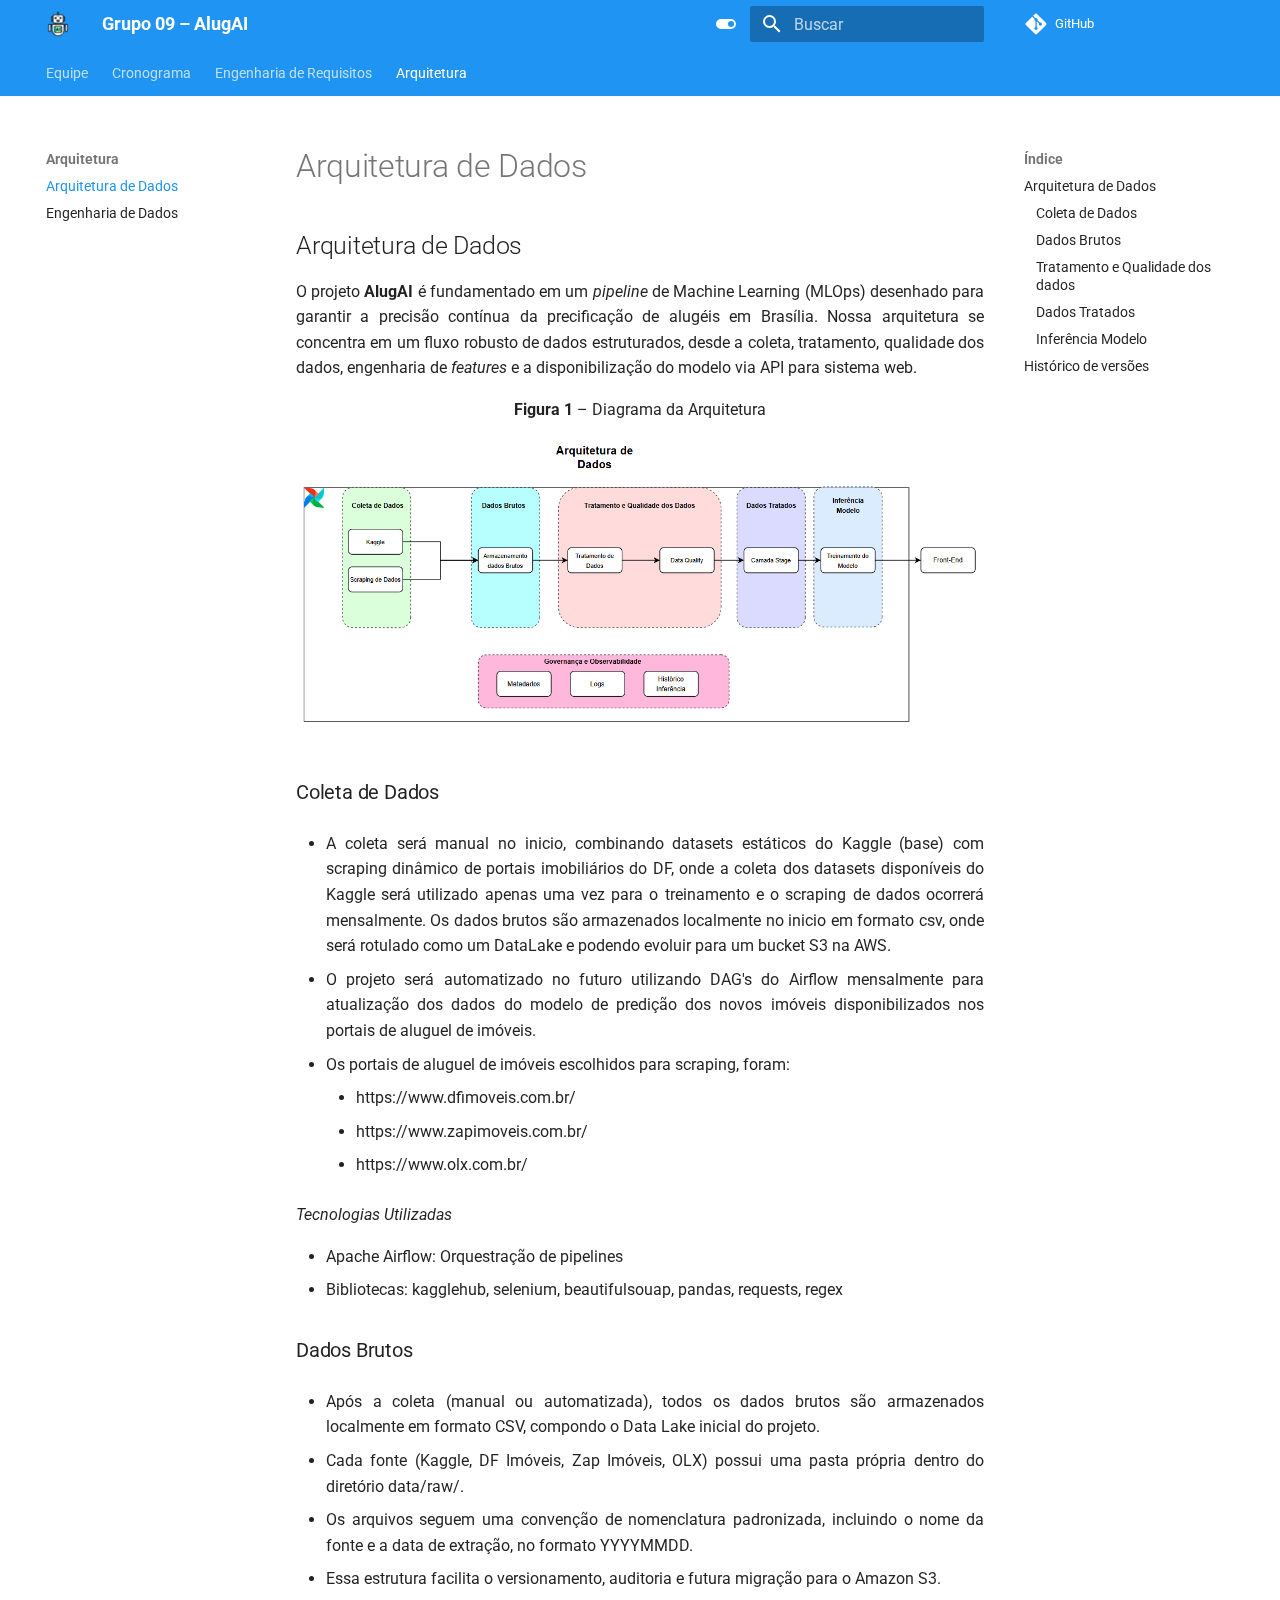
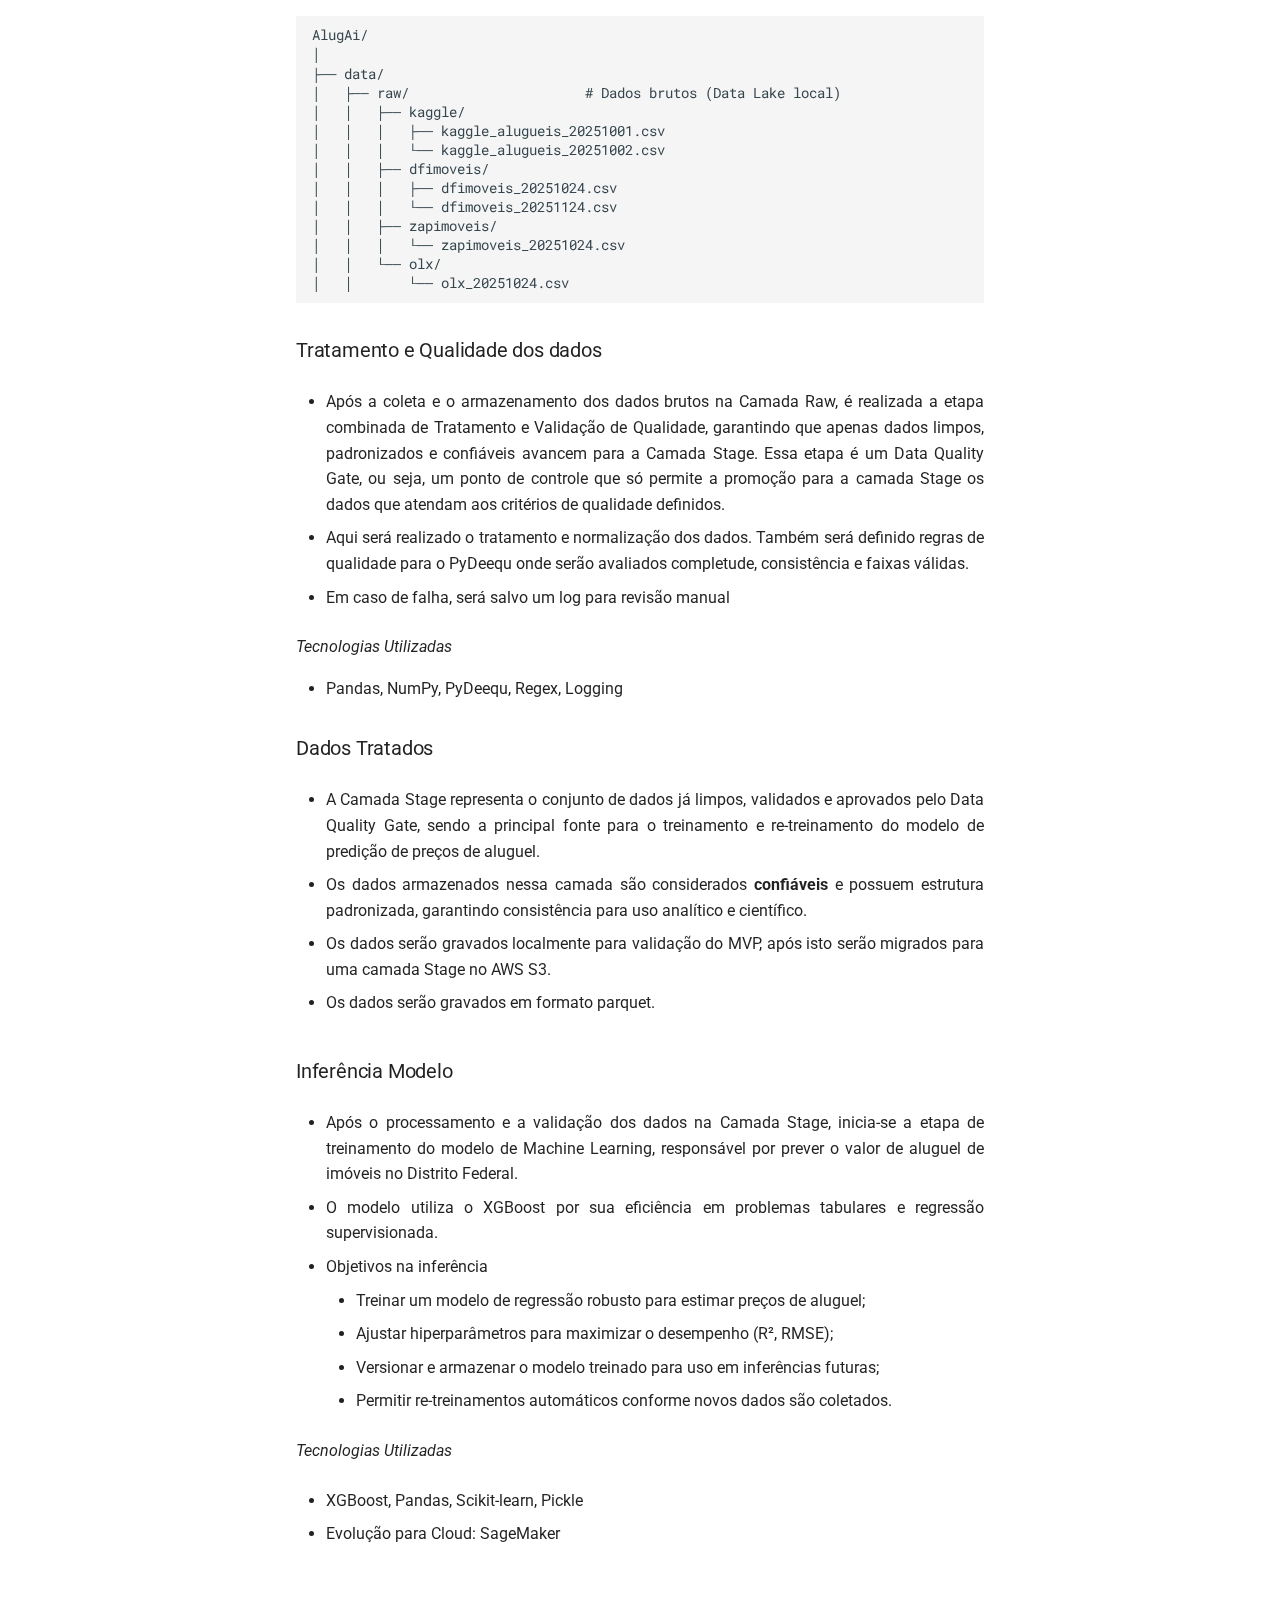
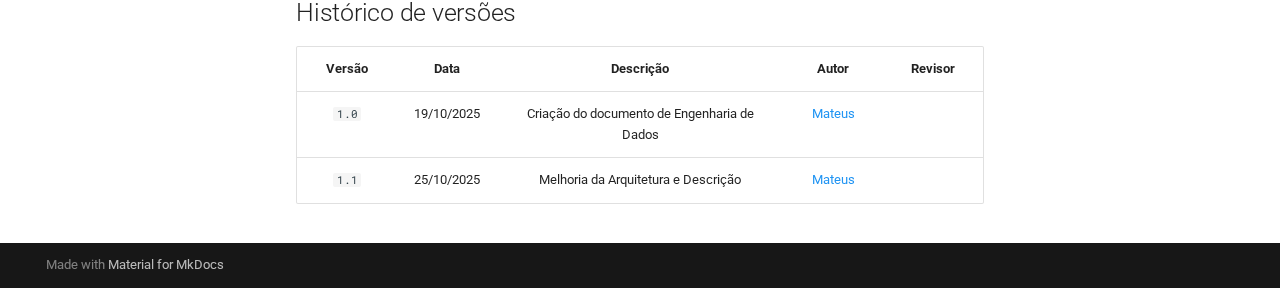
<file: Arquitetura/arquitetura_dados/index.html>
<!doctype html>
<html lang="pt" class="no-js">
  <head>
    
      <meta charset="utf-8">
      <meta name="viewport" content="width=device-width,initial-scale=1">
      
      
      
        <link rel="canonical" href="https://unb-sistemas-de-machine-learning.github.io/Grupo09-PrediAluguel/Arquitetura/arquitetura_dados/">
      
      
        <link rel="prev" href="../../Design_thinking/mapeamento_dados/">
      
      
        <link rel="next" href="../engenharia_dados/">
      
      
        
      
      
      <link rel="icon" href="../../assets/logo_agente.png">
      <meta name="generator" content="mkdocs-1.6.1, mkdocs-material-9.7.0">
    
    
      
        <title>Arquitetura de Dados - Grupo 09 – AlugAI</title>
      
    
    
      <link rel="stylesheet" href="../../assets/stylesheets/main.618322db.min.css">
      
        
        <link rel="stylesheet" href="../../assets/stylesheets/palette.ab4e12ef.min.css">
      
      


    
    
      
    
    
      
        
        
        <link rel="preconnect" href="https://fonts.gstatic.com" crossorigin>
        <link rel="stylesheet" href="https://fonts.googleapis.com/css?family=Roboto:300,300i,400,400i,700,700i%7CRoboto+Mono:400,400i,700,700i&display=fallback">
        <style>:root{--md-text-font:"Roboto";--md-code-font:"Roboto Mono"}</style>
      
    
    
      <link rel="stylesheet" href="../../stylesheets/extra.css">
    
    <script>__md_scope=new URL("../..",location),__md_hash=e=>[...e].reduce(((e,_)=>(e<<5)-e+_.charCodeAt(0)),0),__md_get=(e,_=localStorage,t=__md_scope)=>JSON.parse(_.getItem(t.pathname+"."+e)),__md_set=(e,_,t=localStorage,a=__md_scope)=>{try{t.setItem(a.pathname+"."+e,JSON.stringify(_))}catch(e){}}</script>
    
      
  


  
  

<script id="__analytics">function __md_analytics(){function e(){dataLayer.push(arguments)}window.dataLayer=window.dataLayer||[],e("js",new Date),e("config","G-7QVWYC7EZJ"),document.addEventListener("DOMContentLoaded",(function(){document.forms.search&&document.forms.search.query.addEventListener("blur",(function(){this.value&&e("event","search",{search_term:this.value})}));document$.subscribe((function(){var t=document.forms.feedback;if(void 0!==t)for(var a of t.querySelectorAll("[type=submit]"))a.addEventListener("click",(function(a){a.preventDefault();var n=document.location.pathname,d=this.getAttribute("data-md-value");e("event","feedback",{page:n,data:d}),t.firstElementChild.disabled=!0;var r=t.querySelector(".md-feedback__note [data-md-value='"+d+"']");r&&(r.hidden=!1)})),t.hidden=!1})),location$.subscribe((function(t){e("config","G-7QVWYC7EZJ",{page_path:t.pathname})}))}));var t=document.createElement("script");t.async=!0,t.src="https://www.googletagmanager.com/gtag/js?id=G-7QVWYC7EZJ",document.getElementById("__analytics").insertAdjacentElement("afterEnd",t)}</script>
  
    <script>"undefined"!=typeof __md_analytics&&__md_analytics()</script>
  

    
    
  </head>
  
  
    
    
      
    
    
    
    
    <body dir="ltr" data-md-color-scheme="default" data-md-color-primary="blue" data-md-color-accent="custom">
  
    
    <input class="md-toggle" data-md-toggle="drawer" type="checkbox" id="__drawer" autocomplete="off">
    <input class="md-toggle" data-md-toggle="search" type="checkbox" id="__search" autocomplete="off">
    <label class="md-overlay" for="__drawer"></label>
    <div data-md-component="skip">
      
        
        <a href="#arquitetura-de-dados" class="md-skip">
          Pular para conteúdo
        </a>
      
    </div>
    <div data-md-component="announce">
      
    </div>
    
    
      

<header class="md-header" data-md-component="header">
  <nav class="md-header__inner md-grid" aria-label="Cabeçalho">
    <a href="../.." title="Grupo 09 – AlugAI" class="md-header__button md-logo" aria-label="Grupo 09 – AlugAI" data-md-component="logo">
      
  <img src="../../assets/logo_agente.png" alt="logo">

    </a>
    <label class="md-header__button md-icon" for="__drawer">
      
      <svg xmlns="http://www.w3.org/2000/svg" viewBox="0 0 24 24"><path d="M3 6h18v2H3zm0 5h18v2H3zm0 5h18v2H3z"/></svg>
    </label>
    <div class="md-header__title" data-md-component="header-title">
      <div class="md-header__ellipsis">
        <div class="md-header__topic">
          <span class="md-ellipsis">
            Grupo 09 – AlugAI
          </span>
        </div>
        <div class="md-header__topic" data-md-component="header-topic">
          <span class="md-ellipsis">
            
              Arquitetura de Dados
            
          </span>
        </div>
      </div>
    </div>
    
      
        <form class="md-header__option" data-md-component="palette">
  
    
    
    
    <input class="md-option" data-md-color-media="" data-md-color-scheme="default" data-md-color-primary="blue" data-md-color-accent="custom"  aria-label="Mudar para o modo escuro"  type="radio" name="__palette" id="__palette_0">
    
      <label class="md-header__button md-icon" title="Mudar para o modo escuro" for="__palette_1" hidden>
        <svg xmlns="http://www.w3.org/2000/svg" viewBox="0 0 24 24"><path d="M17 7H7a5 5 0 0 0-5 5 5 5 0 0 0 5 5h10a5 5 0 0 0 5-5 5 5 0 0 0-5-5m0 8a3 3 0 0 1-3-3 3 3 0 0 1 3-3 3 3 0 0 1 3 3 3 3 0 0 1-3 3"/></svg>
      </label>
    
  
    
    
    
    <input class="md-option" data-md-color-media="" data-md-color-scheme="slate" data-md-color-primary="blue" data-md-color-accent="custom"  aria-label="Mudar para o modo claro"  type="radio" name="__palette" id="__palette_1">
    
      <label class="md-header__button md-icon" title="Mudar para o modo claro" for="__palette_0" hidden>
        <svg xmlns="http://www.w3.org/2000/svg" viewBox="0 0 24 24"><path d="M17 6H7c-3.31 0-6 2.69-6 6s2.69 6 6 6h10c3.31 0 6-2.69 6-6s-2.69-6-6-6m0 10H7c-2.21 0-4-1.79-4-4s1.79-4 4-4h10c2.21 0 4 1.79 4 4s-1.79 4-4 4M7 9c-1.66 0-3 1.34-3 3s1.34 3 3 3 3-1.34 3-3-1.34-3-3-3"/></svg>
      </label>
    
  
</form>
      
    
    
      <script>var palette=__md_get("__palette");if(palette&&palette.color){if("(prefers-color-scheme)"===palette.color.media){var media=matchMedia("(prefers-color-scheme: light)"),input=document.querySelector(media.matches?"[data-md-color-media='(prefers-color-scheme: light)']":"[data-md-color-media='(prefers-color-scheme: dark)']");palette.color.media=input.getAttribute("data-md-color-media"),palette.color.scheme=input.getAttribute("data-md-color-scheme"),palette.color.primary=input.getAttribute("data-md-color-primary"),palette.color.accent=input.getAttribute("data-md-color-accent")}for(var[key,value]of Object.entries(palette.color))document.body.setAttribute("data-md-color-"+key,value)}</script>
    
    
    
      
      
        <label class="md-header__button md-icon" for="__search">
          
          <svg xmlns="http://www.w3.org/2000/svg" viewBox="0 0 24 24"><path d="M9.5 3A6.5 6.5 0 0 1 16 9.5c0 1.61-.59 3.09-1.56 4.23l.27.27h.79l5 5-1.5 1.5-5-5v-.79l-.27-.27A6.52 6.52 0 0 1 9.5 16 6.5 6.5 0 0 1 3 9.5 6.5 6.5 0 0 1 9.5 3m0 2C7 5 5 7 5 9.5S7 14 9.5 14 14 12 14 9.5 12 5 9.5 5"/></svg>
        </label>
        <div class="md-search" data-md-component="search" role="dialog">
  <label class="md-search__overlay" for="__search"></label>
  <div class="md-search__inner" role="search">
    <form class="md-search__form" name="search">
      <input type="text" class="md-search__input" name="query" aria-label="Buscar" placeholder="Buscar" autocapitalize="off" autocorrect="off" autocomplete="off" spellcheck="false" data-md-component="search-query" required>
      <label class="md-search__icon md-icon" for="__search">
        
        <svg xmlns="http://www.w3.org/2000/svg" viewBox="0 0 24 24"><path d="M9.5 3A6.5 6.5 0 0 1 16 9.5c0 1.61-.59 3.09-1.56 4.23l.27.27h.79l5 5-1.5 1.5-5-5v-.79l-.27-.27A6.52 6.52 0 0 1 9.5 16 6.5 6.5 0 0 1 3 9.5 6.5 6.5 0 0 1 9.5 3m0 2C7 5 5 7 5 9.5S7 14 9.5 14 14 12 14 9.5 12 5 9.5 5"/></svg>
        
        <svg xmlns="http://www.w3.org/2000/svg" viewBox="0 0 24 24"><path d="M20 11v2H8l5.5 5.5-1.42 1.42L4.16 12l7.92-7.92L13.5 5.5 8 11z"/></svg>
      </label>
      <nav class="md-search__options" aria-label="Pesquisar">
        
        <button type="reset" class="md-search__icon md-icon" title="Limpar" aria-label="Limpar" tabindex="-1">
          
          <svg xmlns="http://www.w3.org/2000/svg" viewBox="0 0 24 24"><path d="M19 6.41 17.59 5 12 10.59 6.41 5 5 6.41 10.59 12 5 17.59 6.41 19 12 13.41 17.59 19 19 17.59 13.41 12z"/></svg>
        </button>
      </nav>
      
    </form>
    <div class="md-search__output">
      <div class="md-search__scrollwrap" tabindex="0" data-md-scrollfix>
        <div class="md-search-result" data-md-component="search-result">
          <div class="md-search-result__meta">
            Inicializando busca
          </div>
          <ol class="md-search-result__list" role="presentation"></ol>
        </div>
      </div>
    </div>
  </div>
</div>
      
    
    
      <div class="md-header__source">
        <a href="https://github.com/unb-Sistemas-de-Machine-learning/Grupo09-PrediAluguel" title="Ir para repositório" class="md-source" data-md-component="source">
  <div class="md-source__icon md-icon">
    
    <svg xmlns="http://www.w3.org/2000/svg" viewBox="0 0 448 512"><!--! Font Awesome Free 7.1.0 by @fontawesome - https://fontawesome.com License - https://fontawesome.com/license/free (Icons: CC BY 4.0, Fonts: SIL OFL 1.1, Code: MIT License) Copyright 2025 Fonticons, Inc.--><path d="M439.6 236.1 244 40.5c-5.4-5.5-12.8-8.5-20.4-8.5s-15 3-20.4 8.4L162.5 81l51.5 51.5c27.1-9.1 52.7 16.8 43.4 43.7l49.7 49.7c34.2-11.8 61.2 31 35.5 56.7-26.5 26.5-70.2-2.9-56-37.3L240.3 199v121.9c25.3 12.5 22.3 41.8 9.1 55-6.4 6.4-15.2 10.1-24.3 10.1s-17.8-3.6-24.3-10.1c-17.6-17.6-11.1-46.9 11.2-56v-123c-20.8-8.5-24.6-30.7-18.6-45L142.6 101 8.5 235.1C3 240.6 0 247.9 0 255.5s3 15 8.5 20.4l195.6 195.7c5.4 5.4 12.7 8.4 20.4 8.4s15-3 20.4-8.4l194.7-194.7c5.4-5.4 8.4-12.8 8.4-20.4s-3-15-8.4-20.4"/></svg>
  </div>
  <div class="md-source__repository">
    GitHub
  </div>
</a>
      </div>
    
  </nav>
  
</header>
    
    <div class="md-container" data-md-component="container">
      
      
        
          
            
<nav class="md-tabs" aria-label="Abas" data-md-component="tabs">
  <div class="md-grid">
    <ul class="md-tabs__list">
      
        
  
  
  
  
    <li class="md-tabs__item">
      <a href="../.." class="md-tabs__link">
        
  
  
    
  
  Equipe

      </a>
    </li>
  

      
        
  
  
  
  
    
    
      <li class="md-tabs__item">
        <a href="../../Planejamento/cronograma/" class="md-tabs__link">
          
  
  
  Cronograma

        </a>
      </li>
    
  

      
        
  
  
  
  
    
    
      
  
  
  
  
    
    
      <li class="md-tabs__item">
        <a href="../../Elicitacao/requisitosProduto/" class="md-tabs__link">
          
  
  
  Engenharia de Requisitos

        </a>
      </li>
    
  

    
  

      
        
  
  
  
    
  
  
    
    
      <li class="md-tabs__item md-tabs__item--active">
        <a href="./" class="md-tabs__link">
          
  
  
  Arquitetura

        </a>
      </li>
    
  

      
    </ul>
  </div>
</nav>
          
        
      
      <main class="md-main" data-md-component="main">
        <div class="md-main__inner md-grid">
          
            
              
              <div class="md-sidebar md-sidebar--primary" data-md-component="sidebar" data-md-type="navigation" >
                <div class="md-sidebar__scrollwrap">
                  <div class="md-sidebar__inner">
                    


  


<nav class="md-nav md-nav--primary md-nav--lifted" aria-label="Navegação" data-md-level="0">
  <label class="md-nav__title" for="__drawer">
    <a href="../.." title="Grupo 09 – AlugAI" class="md-nav__button md-logo" aria-label="Grupo 09 – AlugAI" data-md-component="logo">
      
  <img src="../../assets/logo_agente.png" alt="logo">

    </a>
    Grupo 09 – AlugAI
  </label>
  
    <div class="md-nav__source">
      <a href="https://github.com/unb-Sistemas-de-Machine-learning/Grupo09-PrediAluguel" title="Ir para repositório" class="md-source" data-md-component="source">
  <div class="md-source__icon md-icon">
    
    <svg xmlns="http://www.w3.org/2000/svg" viewBox="0 0 448 512"><!--! Font Awesome Free 7.1.0 by @fontawesome - https://fontawesome.com License - https://fontawesome.com/license/free (Icons: CC BY 4.0, Fonts: SIL OFL 1.1, Code: MIT License) Copyright 2025 Fonticons, Inc.--><path d="M439.6 236.1 244 40.5c-5.4-5.5-12.8-8.5-20.4-8.5s-15 3-20.4 8.4L162.5 81l51.5 51.5c27.1-9.1 52.7 16.8 43.4 43.7l49.7 49.7c34.2-11.8 61.2 31 35.5 56.7-26.5 26.5-70.2-2.9-56-37.3L240.3 199v121.9c25.3 12.5 22.3 41.8 9.1 55-6.4 6.4-15.2 10.1-24.3 10.1s-17.8-3.6-24.3-10.1c-17.6-17.6-11.1-46.9 11.2-56v-123c-20.8-8.5-24.6-30.7-18.6-45L142.6 101 8.5 235.1C3 240.6 0 247.9 0 255.5s3 15 8.5 20.4l195.6 195.7c5.4 5.4 12.7 8.4 20.4 8.4s15-3 20.4-8.4l194.7-194.7c5.4-5.4 8.4-12.8 8.4-20.4s-3-15-8.4-20.4"/></svg>
  </div>
  <div class="md-source__repository">
    GitHub
  </div>
</a>
    </div>
  
  <ul class="md-nav__list" data-md-scrollfix>
    
      
      
  
  
  
  
    <li class="md-nav__item">
      <a href="../.." class="md-nav__link">
        
  
  
  <span class="md-ellipsis">
    
  
    Equipe
  

    
  </span>
  
  

      </a>
    </li>
  

    
      
      
  
  
  
  
    
    
    
    
      
      
    
    
    <li class="md-nav__item md-nav__item--nested">
      
        
        
        <input class="md-nav__toggle md-toggle " type="checkbox" id="__nav_2" >
        
          
          <label class="md-nav__link" for="__nav_2" id="__nav_2_label" tabindex="0">
            
  
  
  <span class="md-ellipsis">
    
  
    Cronograma
  

    
  </span>
  
  

            <span class="md-nav__icon md-icon"></span>
          </label>
        
        <nav class="md-nav" data-md-level="1" aria-labelledby="__nav_2_label" aria-expanded="false">
          <label class="md-nav__title" for="__nav_2">
            <span class="md-nav__icon md-icon"></span>
            
  
    Cronograma
  

          </label>
          <ul class="md-nav__list" data-md-scrollfix>
            
              
                
  
  
  
  
    <li class="md-nav__item">
      <a href="../../Planejamento/cronograma/" class="md-nav__link">
        
  
  
  <span class="md-ellipsis">
    
  
    Sprints
  

    
  </span>
  
  

      </a>
    </li>
  

              
            
          </ul>
        </nav>
      
    </li>
  

    
      
      
  
  
  
  
    
    
    
    
      
      
    
    
    <li class="md-nav__item md-nav__item--nested">
      
        
        
        <input class="md-nav__toggle md-toggle " type="checkbox" id="__nav_3" >
        
          
          <label class="md-nav__link" for="__nav_3" id="__nav_3_label" tabindex="0">
            
  
  
  <span class="md-ellipsis">
    
  
    Engenharia de Requisitos
  

    
  </span>
  
  

            <span class="md-nav__icon md-icon"></span>
          </label>
        
        <nav class="md-nav" data-md-level="1" aria-labelledby="__nav_3_label" aria-expanded="false">
          <label class="md-nav__title" for="__nav_3">
            <span class="md-nav__icon md-icon"></span>
            
  
    Engenharia de Requisitos
  

          </label>
          <ul class="md-nav__list" data-md-scrollfix>
            
              
                
  
  
  
  
    
    
    
    
      
      
    
    
    <li class="md-nav__item md-nav__item--nested">
      
        
        
        <input class="md-nav__toggle md-toggle " type="checkbox" id="__nav_3_1" >
        
          
          <label class="md-nav__link" for="__nav_3_1" id="__nav_3_1_label" tabindex="0">
            
  
  
  <span class="md-ellipsis">
    
  
    Elicitação
  

    
  </span>
  
  

            <span class="md-nav__icon md-icon"></span>
          </label>
        
        <nav class="md-nav" data-md-level="2" aria-labelledby="__nav_3_1_label" aria-expanded="false">
          <label class="md-nav__title" for="__nav_3_1">
            <span class="md-nav__icon md-icon"></span>
            
  
    Elicitação
  

          </label>
          <ul class="md-nav__list" data-md-scrollfix>
            
              
                
  
  
  
  
    <li class="md-nav__item">
      <a href="../../Elicitacao/requisitosProduto/" class="md-nav__link">
        
  
  
  <span class="md-ellipsis">
    
  
    Requisitos do Projeto
  

    
  </span>
  
  

      </a>
    </li>
  

              
            
              
                
  
  
  
  
    <li class="md-nav__item">
      <a href="../../Elicitacao/requisitosML/" class="md-nav__link">
        
  
  
  <span class="md-ellipsis">
    
  
    Requisitos de Machine Learning
  

    
  </span>
  
  

      </a>
    </li>
  

              
            
              
                
  
  
  
  
    <li class="md-nav__item">
      <a href="../../Elicitacao/backlog/" class="md-nav__link">
        
  
  
  <span class="md-ellipsis">
    
  
    Backlog
  

    
  </span>
  
  

      </a>
    </li>
  

              
            
              
                
  
  
  
  
    <li class="md-nav__item">
      <a href="../../Elicitacao/historias_de_usuario/" class="md-nav__link">
        
  
  
  <span class="md-ellipsis">
    
  
    Histórias de Usuário
  

    
  </span>
  
  

      </a>
    </li>
  

              
            
          </ul>
        </nav>
      
    </li>
  

              
            
              
                
  
  
  
  
    <li class="md-nav__item">
      <a href="../../Design_thinking/design_thinking/" class="md-nav__link">
        
  
  
  <span class="md-ellipsis">
    
  
    Artefatos
  

    
  </span>
  
  

      </a>
    </li>
  

              
            
              
                
  
  
  
  
    <li class="md-nav__item">
      <a href="../../Design_thinking/mapeamento_dados/" class="md-nav__link">
        
  
  
  <span class="md-ellipsis">
    
  
    Mapeamento de Dados
  

    
  </span>
  
  

      </a>
    </li>
  

              
            
          </ul>
        </nav>
      
    </li>
  

    
      
      
  
  
    
  
  
  
    
    
    
    
      
        
        
      
      
    
    
    <li class="md-nav__item md-nav__item--active md-nav__item--section md-nav__item--nested">
      
        
        
        <input class="md-nav__toggle md-toggle " type="checkbox" id="__nav_4" checked>
        
          
          <label class="md-nav__link" for="__nav_4" id="__nav_4_label" tabindex="">
            
  
  
  <span class="md-ellipsis">
    
  
    Arquitetura
  

    
  </span>
  
  

            <span class="md-nav__icon md-icon"></span>
          </label>
        
        <nav class="md-nav" data-md-level="1" aria-labelledby="__nav_4_label" aria-expanded="true">
          <label class="md-nav__title" for="__nav_4">
            <span class="md-nav__icon md-icon"></span>
            
  
    Arquitetura
  

          </label>
          <ul class="md-nav__list" data-md-scrollfix>
            
              
                
  
  
    
  
  
  
    <li class="md-nav__item md-nav__item--active">
      
      <input class="md-nav__toggle md-toggle" type="checkbox" id="__toc">
      
      
      
        <label class="md-nav__link md-nav__link--active" for="__toc">
          
  
  
  <span class="md-ellipsis">
    
  
    Arquitetura de Dados
  

    
  </span>
  
  

          <span class="md-nav__icon md-icon"></span>
        </label>
      
      <a href="./" class="md-nav__link md-nav__link--active">
        
  
  
  <span class="md-ellipsis">
    
  
    Arquitetura de Dados
  

    
  </span>
  
  

      </a>
      
        

<nav class="md-nav md-nav--secondary" aria-label="Índice">
  
  
  
  
    <label class="md-nav__title" for="__toc">
      <span class="md-nav__icon md-icon"></span>
      Índice
    </label>
    <ul class="md-nav__list" data-md-component="toc" data-md-scrollfix>
      
        <li class="md-nav__item">
  <a href="#arquitetura-de-dados" class="md-nav__link">
    <span class="md-ellipsis">
      
        Arquitetura de Dados
      
    </span>
  </a>
  
    <nav class="md-nav" aria-label="Arquitetura de Dados">
      <ul class="md-nav__list">
        
          <li class="md-nav__item">
  <a href="#coleta-de-dados" class="md-nav__link">
    <span class="md-ellipsis">
      
        Coleta de Dados
      
    </span>
  </a>
  
</li>
        
          <li class="md-nav__item">
  <a href="#dados-brutos" class="md-nav__link">
    <span class="md-ellipsis">
      
        Dados Brutos
      
    </span>
  </a>
  
</li>
        
          <li class="md-nav__item">
  <a href="#tratamento-e-qualidade-dos-dados" class="md-nav__link">
    <span class="md-ellipsis">
      
        Tratamento e Qualidade dos dados
      
    </span>
  </a>
  
</li>
        
          <li class="md-nav__item">
  <a href="#dados-tratados" class="md-nav__link">
    <span class="md-ellipsis">
      
        Dados Tratados
      
    </span>
  </a>
  
</li>
        
          <li class="md-nav__item">
  <a href="#inferencia-modelo" class="md-nav__link">
    <span class="md-ellipsis">
      
        Inferência Modelo
      
    </span>
  </a>
  
</li>
        
      </ul>
    </nav>
  
</li>
      
        <li class="md-nav__item">
  <a href="#historico-de-versoes" class="md-nav__link">
    <span class="md-ellipsis">
      
        Histórico de versões
      
    </span>
  </a>
  
</li>
      
    </ul>
  
</nav>
      
    </li>
  

              
            
              
                
  
  
  
  
    <li class="md-nav__item">
      <a href="../engenharia_dados/" class="md-nav__link">
        
  
  
  <span class="md-ellipsis">
    
  
    Engenharia de Dados
  

    
  </span>
  
  

      </a>
    </li>
  

              
            
          </ul>
        </nav>
      
    </li>
  

    
  </ul>
</nav>
                  </div>
                </div>
              </div>
            
            
              
              <div class="md-sidebar md-sidebar--secondary" data-md-component="sidebar" data-md-type="toc" >
                <div class="md-sidebar__scrollwrap">
                  <div class="md-sidebar__inner">
                    

<nav class="md-nav md-nav--secondary" aria-label="Índice">
  
  
  
  
    <label class="md-nav__title" for="__toc">
      <span class="md-nav__icon md-icon"></span>
      Índice
    </label>
    <ul class="md-nav__list" data-md-component="toc" data-md-scrollfix>
      
        <li class="md-nav__item">
  <a href="#arquitetura-de-dados" class="md-nav__link">
    <span class="md-ellipsis">
      
        Arquitetura de Dados
      
    </span>
  </a>
  
    <nav class="md-nav" aria-label="Arquitetura de Dados">
      <ul class="md-nav__list">
        
          <li class="md-nav__item">
  <a href="#coleta-de-dados" class="md-nav__link">
    <span class="md-ellipsis">
      
        Coleta de Dados
      
    </span>
  </a>
  
</li>
        
          <li class="md-nav__item">
  <a href="#dados-brutos" class="md-nav__link">
    <span class="md-ellipsis">
      
        Dados Brutos
      
    </span>
  </a>
  
</li>
        
          <li class="md-nav__item">
  <a href="#tratamento-e-qualidade-dos-dados" class="md-nav__link">
    <span class="md-ellipsis">
      
        Tratamento e Qualidade dos dados
      
    </span>
  </a>
  
</li>
        
          <li class="md-nav__item">
  <a href="#dados-tratados" class="md-nav__link">
    <span class="md-ellipsis">
      
        Dados Tratados
      
    </span>
  </a>
  
</li>
        
          <li class="md-nav__item">
  <a href="#inferencia-modelo" class="md-nav__link">
    <span class="md-ellipsis">
      
        Inferência Modelo
      
    </span>
  </a>
  
</li>
        
      </ul>
    </nav>
  
</li>
      
        <li class="md-nav__item">
  <a href="#historico-de-versoes" class="md-nav__link">
    <span class="md-ellipsis">
      
        Histórico de versões
      
    </span>
  </a>
  
</li>
      
    </ul>
  
</nav>
                  </div>
                </div>
              </div>
            
          
          
            <div class="md-content" data-md-component="content">
              
              <article class="md-content__inner md-typeset">
                
                  


  
  


  <h1>Arquitetura de Dados</h1>

<h2 id="arquitetura-de-dados">Arquitetura de Dados</h2>
<p>O projeto <strong>AlugAI</strong> é fundamentado em um <em>pipeline</em> de Machine Learning (MLOps) desenhado para garantir a precisão contínua da precificação de
alugéis em Brasília. Nossa arquitetura se concentra em um fluxo robusto de dados estruturados, desde a coleta, tratamento, qualidade dos dados, engenharia de <em>features</em> e a disponibilização do modelo via API para sistema web.</p>
<p style="text-align:center"><b><a id="tab_1" style="visibility:hidden;"></a>Figura 1</b> – Diagrama da Arquitetura</p>

<p><img alt="Diagrama da Arquitetura" src="../../assets/arquitetura/arquitetura_dados.PNG" /></p>
<h3 id="coleta-de-dados">Coleta de Dados</h3>
<ul>
<li>
<p>A coleta será manual no inicio, combinando datasets estáticos do Kaggle (base) com scraping dinâmico de portais imobiliários do DF, onde a coleta dos datasets disponíveis do Kaggle será utilizado apenas uma vez para o treinamento e o scraping de dados ocorrerá mensalmente. Os dados brutos são armazenados localmente no inicio em formato csv, onde será rotulado como um DataLake e podendo evoluir para um bucket S3 na AWS.</p>
</li>
<li>
<p>O projeto será automatizado no futuro utilizando DAG's do Airflow mensalmente para atualização dos dados do modelo de predição dos novos imóveis disponibilizados nos portais de aluguel de imóveis.</p>
</li>
<li>
<p>Os portais de aluguel de imóveis escolhidos para scraping, foram:</p>
<ul>
<li>https://www.dfimoveis.com.br/</li>
<li>https://www.zapimoveis.com.br/</li>
<li>https://www.olx.com.br/</li>
</ul>
</li>
</ul>
<p><em>Tecnologias Utilizadas</em></p>
<ul>
<li>Apache Airflow: Orquestração de pipelines</li>
<li>Bibliotecas: kagglehub, selenium, beautifulsouap, pandas, requests, regex</li>
</ul>
<h3 id="dados-brutos">Dados Brutos</h3>
<ul>
<li>
<p>Após a coleta (manual ou automatizada), todos os dados brutos são armazenados localmente em formato CSV, compondo o Data Lake inicial do projeto.</p>
</li>
<li>
<p>Cada fonte (Kaggle, DF Imóveis, Zap Imóveis, OLX) possui uma pasta própria dentro do diretório data/raw/.</p>
</li>
<li>
<p>Os arquivos seguem uma convenção de nomenclatura padronizada, incluindo o nome da fonte e a data de extração, no formato YYYYMMDD.</p>
</li>
<li>
<p>Essa estrutura facilita o versionamento, auditoria e futura migração para o Amazon S3.</p>
</li>
</ul>
<div class="highlight"><pre><span></span><code>AlugAi/
│
├── data/
│   ├── raw/                      # Dados brutos (Data Lake local)
│   │   ├── kaggle/
│   │   │   ├── kaggle_alugueis_20251001.csv
│   │   │   └── kaggle_alugueis_20251002.csv
│   │   ├── dfimoveis/
│   │   │   ├── dfimoveis_20251024.csv
│   │   │   └── dfimoveis_20251124.csv
│   │   ├── zapimoveis/
│   │   │   └── zapimoveis_20251024.csv
│   │   └── olx/
│   │       └── olx_20251024.csv
</code></pre></div>
<h3 id="tratamento-e-qualidade-dos-dados">Tratamento e Qualidade dos dados</h3>
<ul>
<li>
<p>Após a coleta e o armazenamento dos dados brutos na Camada Raw, é realizada a etapa combinada de Tratamento e Validação de Qualidade, garantindo que apenas dados limpos, padronizados e confiáveis avancem para a Camada Stage. Essa etapa é um Data Quality Gate, ou seja, um ponto de controle que só permite a promoção para a camada Stage os dados que atendam aos critérios de qualidade definidos.</p>
</li>
<li>
<p>Aqui será realizado o tratamento e normalização dos dados. Também será definido regras de qualidade para o PyDeequ onde serão avaliados completude, consistência e faixas válidas.</p>
</li>
<li>
<p>Em caso de falha, será salvo um log para revisão manual</p>
</li>
</ul>
<p><em>Tecnologias Utilizadas</em></p>
<ul>
<li>Pandas, NumPy, PyDeequ, Regex, Logging</li>
</ul>
<h3 id="dados-tratados">Dados Tratados</h3>
<ul>
<li>
<p>A Camada Stage representa o conjunto de dados já limpos, validados e aprovados pelo Data Quality Gate, sendo a principal fonte para o treinamento e re-treinamento do modelo de predição de preços de aluguel.</p>
</li>
<li>
<p>Os dados armazenados nessa camada são considerados <strong>confiáveis</strong> e possuem estrutura padronizada, garantindo consistência para uso analítico e científico.</p>
</li>
<li>
<p>Os dados serão gravados localmente para validação do MVP, após isto serão migrados para uma camada Stage no AWS S3.</p>
</li>
<li>
<p>Os dados serão gravados em formato parquet.</p>
</li>
</ul>
<h3 id="inferencia-modelo">Inferência Modelo</h3>
<ul>
<li>
<p>Após o processamento e a validação dos dados na Camada Stage, inicia-se a etapa de treinamento do modelo de Machine Learning, responsável por prever o valor de aluguel de imóveis no Distrito Federal.</p>
</li>
<li>
<p>O modelo utiliza o XGBoost por sua eficiência em problemas tabulares e regressão supervisionada.</p>
</li>
<li>
<p>Objetivos na inferência</p>
<ul>
<li>Treinar um modelo de regressão robusto para estimar preços de aluguel;</li>
<li>Ajustar hiperparâmetros para maximizar o desempenho (R², RMSE);</li>
<li>Versionar e armazenar o modelo treinado para uso em inferências futuras;</li>
<li>Permitir re-treinamentos automáticos conforme novos dados são coletados.</li>
</ul>
</li>
</ul>
<p><em>Tecnologias Utilizadas</em></p>
<ul>
<li>
<p>XGBoost, Pandas, Scikit-learn, Pickle</p>
</li>
<li>
<p>Evolução para Cloud: SageMaker</p>
</li>
</ul>
<h2 id="historico-de-versoes">Histórico de versões</h2>
<table>
<thead>
<tr>
<th style="text-align: center;">Versão</th>
<th style="text-align: center;">Data</th>
<th style="text-align: center;">Descrição</th>
<th style="text-align: center;">Autor</th>
<th style="text-align: center;">Revisor</th>
</tr>
</thead>
<tbody>
<tr>
<td style="text-align: center;"><code>1.0</code></td>
<td style="text-align: center;">19/10/2025</td>
<td style="text-align: center;">Criação do documento de Engenharia de Dados</td>
<td style="text-align: center;"><a href="">Mateus</a></td>
<td style="text-align: center;"></td>
</tr>
<tr>
<td style="text-align: center;"><code>1.1</code></td>
<td style="text-align: center;">25/10/2025</td>
<td style="text-align: center;">Melhoria da Arquitetura e Descrição</td>
<td style="text-align: center;"><a href="">Mateus</a></td>
<td style="text-align: center;"></td>
</tr>
</tbody>
</table>









  




                
              </article>
            </div>
          
          
<script>var target=document.getElementById(location.hash.slice(1));target&&target.name&&(target.checked=target.name.startsWith("__tabbed_"))</script>
        </div>
        
          <button type="button" class="md-top md-icon" data-md-component="top" hidden>
  
  <svg xmlns="http://www.w3.org/2000/svg" viewBox="0 0 24 24"><path d="M13 20h-2V8l-5.5 5.5-1.42-1.42L12 4.16l7.92 7.92-1.42 1.42L13 8z"/></svg>
  Voltar para o topo
</button>
        
      </main>
      
        <footer class="md-footer">
  
  <div class="md-footer-meta md-typeset">
    <div class="md-footer-meta__inner md-grid">
      <div class="md-copyright">
  
  
    Made with
    <a href="https://squidfunk.github.io/mkdocs-material/" target="_blank" rel="noopener">
      Material for MkDocs
    </a>
  
</div>
      
    </div>
  </div>
</footer>
      
    </div>
    <div class="md-dialog" data-md-component="dialog">
      <div class="md-dialog__inner md-typeset"></div>
    </div>
    
    
    
      
      
      <script id="__config" type="application/json">{"annotate": null, "base": "../..", "features": ["navigation.tabs", "navigation.top"], "search": "../../assets/javascripts/workers/search.7a47a382.min.js", "tags": null, "translations": {"clipboard.copied": "Copiado para \u00e1rea de transfer\u00eancia", "clipboard.copy": "Copiar para \u00e1rea de transfer\u00eancia", "search.result.more.one": "mais 1 nesta p\u00e1gina", "search.result.more.other": "# mais nesta p\u00e1gina", "search.result.none": "Nenhum documento encontrado", "search.result.one": "1 documento encontrado", "search.result.other": "# documentos encontrados", "search.result.placeholder": "Digite para iniciar a busca", "search.result.term.missing": "Ausente", "select.version": "Selecione a vers\u00e3o"}, "version": null}</script>
    
    
      <script src="../../assets/javascripts/bundle.e71a0d61.min.js"></script>
      
    
  </body>
</html>
</file>
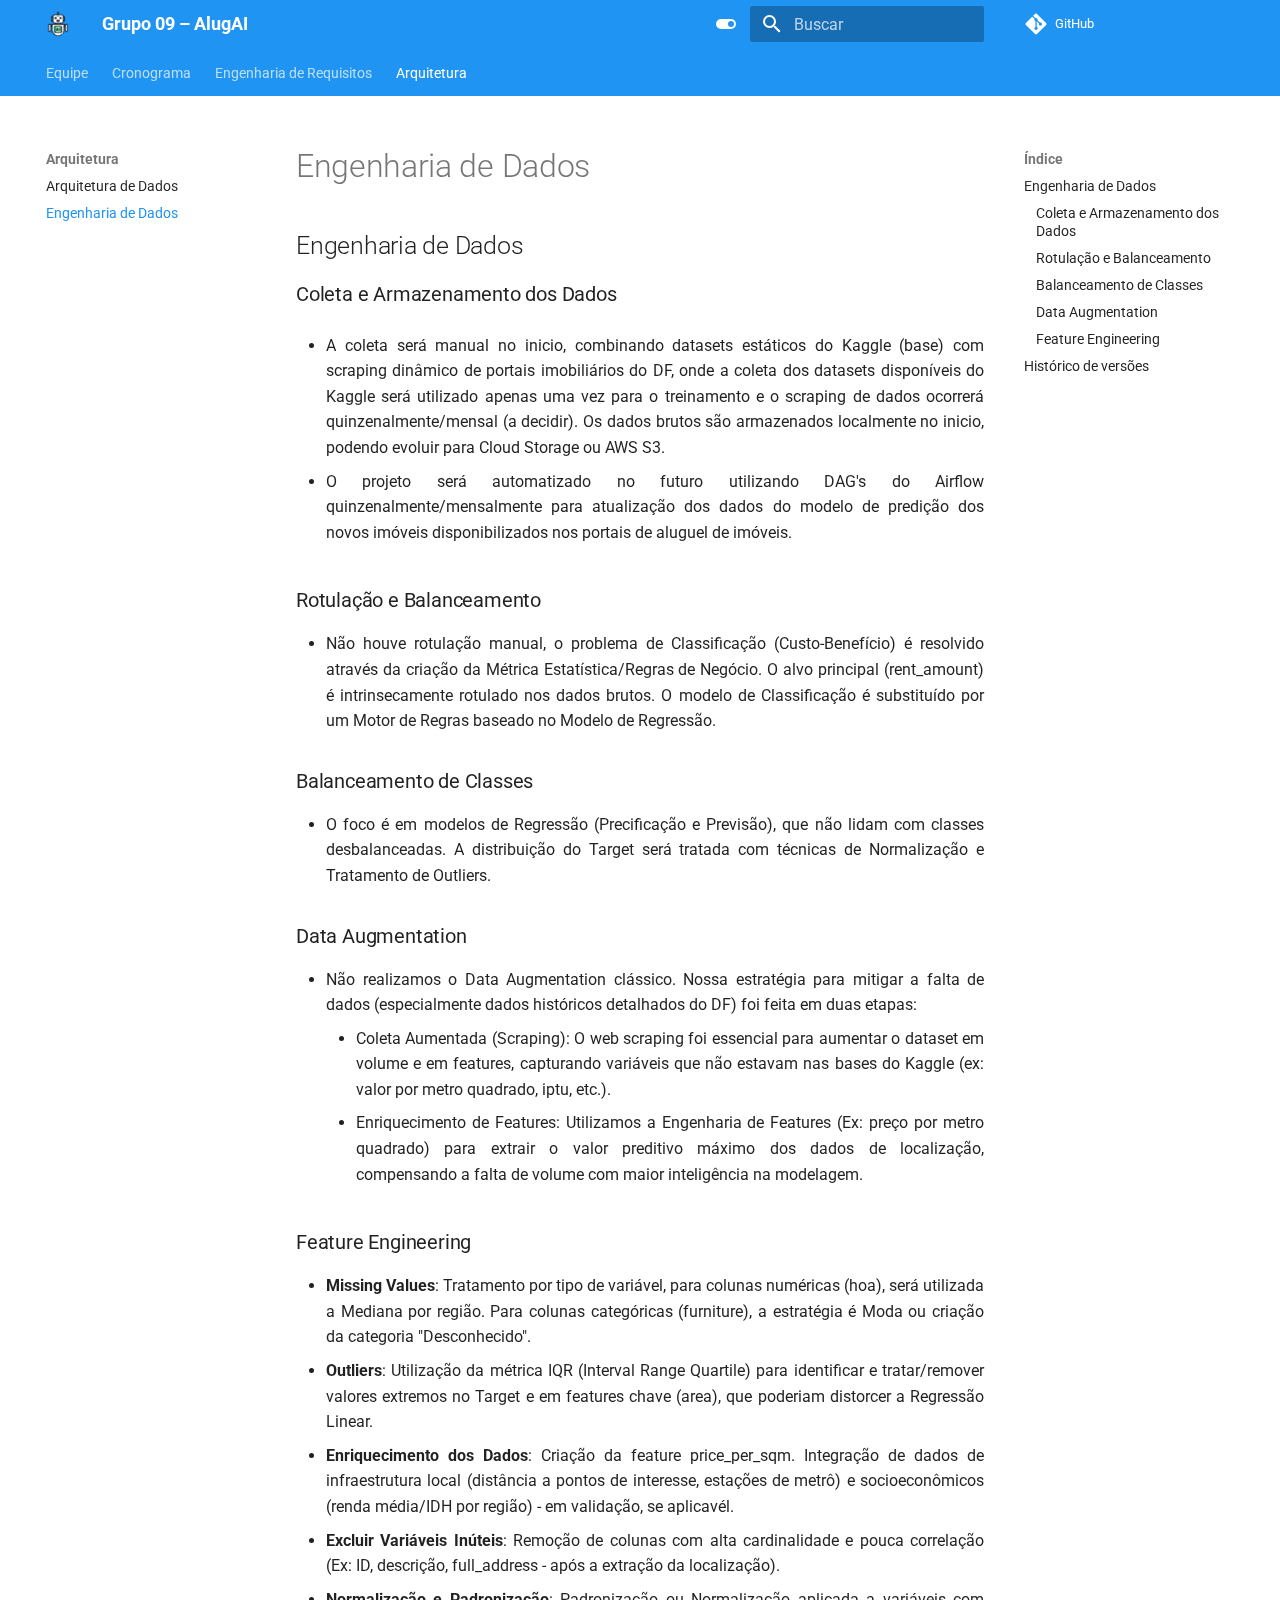
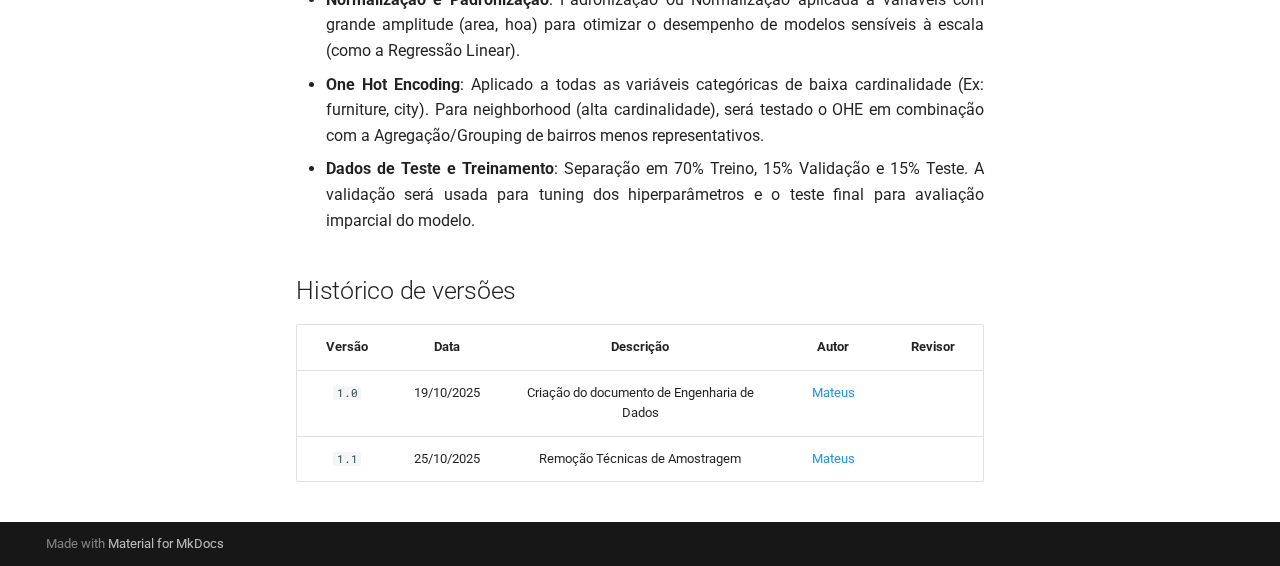
<file: Arquitetura/engenharia_dados/index.html>
<!doctype html>
<html lang="pt" class="no-js">
  <head>
    
      <meta charset="utf-8">
      <meta name="viewport" content="width=device-width,initial-scale=1">
      
      
      
        <link rel="canonical" href="https://unb-sistemas-de-machine-learning.github.io/Grupo09-PrediAluguel/Arquitetura/engenharia_dados/">
      
      
        <link rel="prev" href="../arquitetura_dados/">
      
      
      
        
      
      
      <link rel="icon" href="../../assets/logo_agente.png">
      <meta name="generator" content="mkdocs-1.6.1, mkdocs-material-9.7.0">
    
    
      
        <title>Engenharia de Dados - Grupo 09 – AlugAI</title>
      
    
    
      <link rel="stylesheet" href="../../assets/stylesheets/main.618322db.min.css">
      
        
        <link rel="stylesheet" href="../../assets/stylesheets/palette.ab4e12ef.min.css">
      
      


    
    
      
    
    
      
        
        
        <link rel="preconnect" href="https://fonts.gstatic.com" crossorigin>
        <link rel="stylesheet" href="https://fonts.googleapis.com/css?family=Roboto:300,300i,400,400i,700,700i%7CRoboto+Mono:400,400i,700,700i&display=fallback">
        <style>:root{--md-text-font:"Roboto";--md-code-font:"Roboto Mono"}</style>
      
    
    
      <link rel="stylesheet" href="../../stylesheets/extra.css">
    
    <script>__md_scope=new URL("../..",location),__md_hash=e=>[...e].reduce(((e,_)=>(e<<5)-e+_.charCodeAt(0)),0),__md_get=(e,_=localStorage,t=__md_scope)=>JSON.parse(_.getItem(t.pathname+"."+e)),__md_set=(e,_,t=localStorage,a=__md_scope)=>{try{t.setItem(a.pathname+"."+e,JSON.stringify(_))}catch(e){}}</script>
    
      
  


  
  

<script id="__analytics">function __md_analytics(){function e(){dataLayer.push(arguments)}window.dataLayer=window.dataLayer||[],e("js",new Date),e("config","G-7QVWYC7EZJ"),document.addEventListener("DOMContentLoaded",(function(){document.forms.search&&document.forms.search.query.addEventListener("blur",(function(){this.value&&e("event","search",{search_term:this.value})}));document$.subscribe((function(){var t=document.forms.feedback;if(void 0!==t)for(var a of t.querySelectorAll("[type=submit]"))a.addEventListener("click",(function(a){a.preventDefault();var n=document.location.pathname,d=this.getAttribute("data-md-value");e("event","feedback",{page:n,data:d}),t.firstElementChild.disabled=!0;var r=t.querySelector(".md-feedback__note [data-md-value='"+d+"']");r&&(r.hidden=!1)})),t.hidden=!1})),location$.subscribe((function(t){e("config","G-7QVWYC7EZJ",{page_path:t.pathname})}))}));var t=document.createElement("script");t.async=!0,t.src="https://www.googletagmanager.com/gtag/js?id=G-7QVWYC7EZJ",document.getElementById("__analytics").insertAdjacentElement("afterEnd",t)}</script>
  
    <script>"undefined"!=typeof __md_analytics&&__md_analytics()</script>
  

    
    
  </head>
  
  
    
    
      
    
    
    
    
    <body dir="ltr" data-md-color-scheme="default" data-md-color-primary="blue" data-md-color-accent="custom">
  
    
    <input class="md-toggle" data-md-toggle="drawer" type="checkbox" id="__drawer" autocomplete="off">
    <input class="md-toggle" data-md-toggle="search" type="checkbox" id="__search" autocomplete="off">
    <label class="md-overlay" for="__drawer"></label>
    <div data-md-component="skip">
      
        
        <a href="#engenharia-de-dados" class="md-skip">
          Pular para conteúdo
        </a>
      
    </div>
    <div data-md-component="announce">
      
    </div>
    
    
      

<header class="md-header" data-md-component="header">
  <nav class="md-header__inner md-grid" aria-label="Cabeçalho">
    <a href="../.." title="Grupo 09 – AlugAI" class="md-header__button md-logo" aria-label="Grupo 09 – AlugAI" data-md-component="logo">
      
  <img src="../../assets/logo_agente.png" alt="logo">

    </a>
    <label class="md-header__button md-icon" for="__drawer">
      
      <svg xmlns="http://www.w3.org/2000/svg" viewBox="0 0 24 24"><path d="M3 6h18v2H3zm0 5h18v2H3zm0 5h18v2H3z"/></svg>
    </label>
    <div class="md-header__title" data-md-component="header-title">
      <div class="md-header__ellipsis">
        <div class="md-header__topic">
          <span class="md-ellipsis">
            Grupo 09 – AlugAI
          </span>
        </div>
        <div class="md-header__topic" data-md-component="header-topic">
          <span class="md-ellipsis">
            
              Engenharia de Dados
            
          </span>
        </div>
      </div>
    </div>
    
      
        <form class="md-header__option" data-md-component="palette">
  
    
    
    
    <input class="md-option" data-md-color-media="" data-md-color-scheme="default" data-md-color-primary="blue" data-md-color-accent="custom"  aria-label="Mudar para o modo escuro"  type="radio" name="__palette" id="__palette_0">
    
      <label class="md-header__button md-icon" title="Mudar para o modo escuro" for="__palette_1" hidden>
        <svg xmlns="http://www.w3.org/2000/svg" viewBox="0 0 24 24"><path d="M17 7H7a5 5 0 0 0-5 5 5 5 0 0 0 5 5h10a5 5 0 0 0 5-5 5 5 0 0 0-5-5m0 8a3 3 0 0 1-3-3 3 3 0 0 1 3-3 3 3 0 0 1 3 3 3 3 0 0 1-3 3"/></svg>
      </label>
    
  
    
    
    
    <input class="md-option" data-md-color-media="" data-md-color-scheme="slate" data-md-color-primary="blue" data-md-color-accent="custom"  aria-label="Mudar para o modo claro"  type="radio" name="__palette" id="__palette_1">
    
      <label class="md-header__button md-icon" title="Mudar para o modo claro" for="__palette_0" hidden>
        <svg xmlns="http://www.w3.org/2000/svg" viewBox="0 0 24 24"><path d="M17 6H7c-3.31 0-6 2.69-6 6s2.69 6 6 6h10c3.31 0 6-2.69 6-6s-2.69-6-6-6m0 10H7c-2.21 0-4-1.79-4-4s1.79-4 4-4h10c2.21 0 4 1.79 4 4s-1.79 4-4 4M7 9c-1.66 0-3 1.34-3 3s1.34 3 3 3 3-1.34 3-3-1.34-3-3-3"/></svg>
      </label>
    
  
</form>
      
    
    
      <script>var palette=__md_get("__palette");if(palette&&palette.color){if("(prefers-color-scheme)"===palette.color.media){var media=matchMedia("(prefers-color-scheme: light)"),input=document.querySelector(media.matches?"[data-md-color-media='(prefers-color-scheme: light)']":"[data-md-color-media='(prefers-color-scheme: dark)']");palette.color.media=input.getAttribute("data-md-color-media"),palette.color.scheme=input.getAttribute("data-md-color-scheme"),palette.color.primary=input.getAttribute("data-md-color-primary"),palette.color.accent=input.getAttribute("data-md-color-accent")}for(var[key,value]of Object.entries(palette.color))document.body.setAttribute("data-md-color-"+key,value)}</script>
    
    
    
      
      
        <label class="md-header__button md-icon" for="__search">
          
          <svg xmlns="http://www.w3.org/2000/svg" viewBox="0 0 24 24"><path d="M9.5 3A6.5 6.5 0 0 1 16 9.5c0 1.61-.59 3.09-1.56 4.23l.27.27h.79l5 5-1.5 1.5-5-5v-.79l-.27-.27A6.52 6.52 0 0 1 9.5 16 6.5 6.5 0 0 1 3 9.5 6.5 6.5 0 0 1 9.5 3m0 2C7 5 5 7 5 9.5S7 14 9.5 14 14 12 14 9.5 12 5 9.5 5"/></svg>
        </label>
        <div class="md-search" data-md-component="search" role="dialog">
  <label class="md-search__overlay" for="__search"></label>
  <div class="md-search__inner" role="search">
    <form class="md-search__form" name="search">
      <input type="text" class="md-search__input" name="query" aria-label="Buscar" placeholder="Buscar" autocapitalize="off" autocorrect="off" autocomplete="off" spellcheck="false" data-md-component="search-query" required>
      <label class="md-search__icon md-icon" for="__search">
        
        <svg xmlns="http://www.w3.org/2000/svg" viewBox="0 0 24 24"><path d="M9.5 3A6.5 6.5 0 0 1 16 9.5c0 1.61-.59 3.09-1.56 4.23l.27.27h.79l5 5-1.5 1.5-5-5v-.79l-.27-.27A6.52 6.52 0 0 1 9.5 16 6.5 6.5 0 0 1 3 9.5 6.5 6.5 0 0 1 9.5 3m0 2C7 5 5 7 5 9.5S7 14 9.5 14 14 12 14 9.5 12 5 9.5 5"/></svg>
        
        <svg xmlns="http://www.w3.org/2000/svg" viewBox="0 0 24 24"><path d="M20 11v2H8l5.5 5.5-1.42 1.42L4.16 12l7.92-7.92L13.5 5.5 8 11z"/></svg>
      </label>
      <nav class="md-search__options" aria-label="Pesquisar">
        
        <button type="reset" class="md-search__icon md-icon" title="Limpar" aria-label="Limpar" tabindex="-1">
          
          <svg xmlns="http://www.w3.org/2000/svg" viewBox="0 0 24 24"><path d="M19 6.41 17.59 5 12 10.59 6.41 5 5 6.41 10.59 12 5 17.59 6.41 19 12 13.41 17.59 19 19 17.59 13.41 12z"/></svg>
        </button>
      </nav>
      
    </form>
    <div class="md-search__output">
      <div class="md-search__scrollwrap" tabindex="0" data-md-scrollfix>
        <div class="md-search-result" data-md-component="search-result">
          <div class="md-search-result__meta">
            Inicializando busca
          </div>
          <ol class="md-search-result__list" role="presentation"></ol>
        </div>
      </div>
    </div>
  </div>
</div>
      
    
    
      <div class="md-header__source">
        <a href="https://github.com/unb-Sistemas-de-Machine-learning/Grupo09-PrediAluguel" title="Ir para repositório" class="md-source" data-md-component="source">
  <div class="md-source__icon md-icon">
    
    <svg xmlns="http://www.w3.org/2000/svg" viewBox="0 0 448 512"><!--! Font Awesome Free 7.1.0 by @fontawesome - https://fontawesome.com License - https://fontawesome.com/license/free (Icons: CC BY 4.0, Fonts: SIL OFL 1.1, Code: MIT License) Copyright 2025 Fonticons, Inc.--><path d="M439.6 236.1 244 40.5c-5.4-5.5-12.8-8.5-20.4-8.5s-15 3-20.4 8.4L162.5 81l51.5 51.5c27.1-9.1 52.7 16.8 43.4 43.7l49.7 49.7c34.2-11.8 61.2 31 35.5 56.7-26.5 26.5-70.2-2.9-56-37.3L240.3 199v121.9c25.3 12.5 22.3 41.8 9.1 55-6.4 6.4-15.2 10.1-24.3 10.1s-17.8-3.6-24.3-10.1c-17.6-17.6-11.1-46.9 11.2-56v-123c-20.8-8.5-24.6-30.7-18.6-45L142.6 101 8.5 235.1C3 240.6 0 247.9 0 255.5s3 15 8.5 20.4l195.6 195.7c5.4 5.4 12.7 8.4 20.4 8.4s15-3 20.4-8.4l194.7-194.7c5.4-5.4 8.4-12.8 8.4-20.4s-3-15-8.4-20.4"/></svg>
  </div>
  <div class="md-source__repository">
    GitHub
  </div>
</a>
      </div>
    
  </nav>
  
</header>
    
    <div class="md-container" data-md-component="container">
      
      
        
          
            
<nav class="md-tabs" aria-label="Abas" data-md-component="tabs">
  <div class="md-grid">
    <ul class="md-tabs__list">
      
        
  
  
  
  
    <li class="md-tabs__item">
      <a href="../.." class="md-tabs__link">
        
  
  
    
  
  Equipe

      </a>
    </li>
  

      
        
  
  
  
  
    
    
      <li class="md-tabs__item">
        <a href="../../Planejamento/cronograma/" class="md-tabs__link">
          
  
  
  Cronograma

        </a>
      </li>
    
  

      
        
  
  
  
  
    
    
      
  
  
  
  
    
    
      <li class="md-tabs__item">
        <a href="../../Elicitacao/requisitosProduto/" class="md-tabs__link">
          
  
  
  Engenharia de Requisitos

        </a>
      </li>
    
  

    
  

      
        
  
  
  
    
  
  
    
    
      <li class="md-tabs__item md-tabs__item--active">
        <a href="../arquitetura_dados/" class="md-tabs__link">
          
  
  
  Arquitetura

        </a>
      </li>
    
  

      
    </ul>
  </div>
</nav>
          
        
      
      <main class="md-main" data-md-component="main">
        <div class="md-main__inner md-grid">
          
            
              
              <div class="md-sidebar md-sidebar--primary" data-md-component="sidebar" data-md-type="navigation" >
                <div class="md-sidebar__scrollwrap">
                  <div class="md-sidebar__inner">
                    


  


<nav class="md-nav md-nav--primary md-nav--lifted" aria-label="Navegação" data-md-level="0">
  <label class="md-nav__title" for="__drawer">
    <a href="../.." title="Grupo 09 – AlugAI" class="md-nav__button md-logo" aria-label="Grupo 09 – AlugAI" data-md-component="logo">
      
  <img src="../../assets/logo_agente.png" alt="logo">

    </a>
    Grupo 09 – AlugAI
  </label>
  
    <div class="md-nav__source">
      <a href="https://github.com/unb-Sistemas-de-Machine-learning/Grupo09-PrediAluguel" title="Ir para repositório" class="md-source" data-md-component="source">
  <div class="md-source__icon md-icon">
    
    <svg xmlns="http://www.w3.org/2000/svg" viewBox="0 0 448 512"><!--! Font Awesome Free 7.1.0 by @fontawesome - https://fontawesome.com License - https://fontawesome.com/license/free (Icons: CC BY 4.0, Fonts: SIL OFL 1.1, Code: MIT License) Copyright 2025 Fonticons, Inc.--><path d="M439.6 236.1 244 40.5c-5.4-5.5-12.8-8.5-20.4-8.5s-15 3-20.4 8.4L162.5 81l51.5 51.5c27.1-9.1 52.7 16.8 43.4 43.7l49.7 49.7c34.2-11.8 61.2 31 35.5 56.7-26.5 26.5-70.2-2.9-56-37.3L240.3 199v121.9c25.3 12.5 22.3 41.8 9.1 55-6.4 6.4-15.2 10.1-24.3 10.1s-17.8-3.6-24.3-10.1c-17.6-17.6-11.1-46.9 11.2-56v-123c-20.8-8.5-24.6-30.7-18.6-45L142.6 101 8.5 235.1C3 240.6 0 247.9 0 255.5s3 15 8.5 20.4l195.6 195.7c5.4 5.4 12.7 8.4 20.4 8.4s15-3 20.4-8.4l194.7-194.7c5.4-5.4 8.4-12.8 8.4-20.4s-3-15-8.4-20.4"/></svg>
  </div>
  <div class="md-source__repository">
    GitHub
  </div>
</a>
    </div>
  
  <ul class="md-nav__list" data-md-scrollfix>
    
      
      
  
  
  
  
    <li class="md-nav__item">
      <a href="../.." class="md-nav__link">
        
  
  
  <span class="md-ellipsis">
    
  
    Equipe
  

    
  </span>
  
  

      </a>
    </li>
  

    
      
      
  
  
  
  
    
    
    
    
      
      
    
    
    <li class="md-nav__item md-nav__item--nested">
      
        
        
        <input class="md-nav__toggle md-toggle " type="checkbox" id="__nav_2" >
        
          
          <label class="md-nav__link" for="__nav_2" id="__nav_2_label" tabindex="0">
            
  
  
  <span class="md-ellipsis">
    
  
    Cronograma
  

    
  </span>
  
  

            <span class="md-nav__icon md-icon"></span>
          </label>
        
        <nav class="md-nav" data-md-level="1" aria-labelledby="__nav_2_label" aria-expanded="false">
          <label class="md-nav__title" for="__nav_2">
            <span class="md-nav__icon md-icon"></span>
            
  
    Cronograma
  

          </label>
          <ul class="md-nav__list" data-md-scrollfix>
            
              
                
  
  
  
  
    <li class="md-nav__item">
      <a href="../../Planejamento/cronograma/" class="md-nav__link">
        
  
  
  <span class="md-ellipsis">
    
  
    Sprints
  

    
  </span>
  
  

      </a>
    </li>
  

              
            
          </ul>
        </nav>
      
    </li>
  

    
      
      
  
  
  
  
    
    
    
    
      
      
    
    
    <li class="md-nav__item md-nav__item--nested">
      
        
        
        <input class="md-nav__toggle md-toggle " type="checkbox" id="__nav_3" >
        
          
          <label class="md-nav__link" for="__nav_3" id="__nav_3_label" tabindex="0">
            
  
  
  <span class="md-ellipsis">
    
  
    Engenharia de Requisitos
  

    
  </span>
  
  

            <span class="md-nav__icon md-icon"></span>
          </label>
        
        <nav class="md-nav" data-md-level="1" aria-labelledby="__nav_3_label" aria-expanded="false">
          <label class="md-nav__title" for="__nav_3">
            <span class="md-nav__icon md-icon"></span>
            
  
    Engenharia de Requisitos
  

          </label>
          <ul class="md-nav__list" data-md-scrollfix>
            
              
                
  
  
  
  
    
    
    
    
      
      
    
    
    <li class="md-nav__item md-nav__item--nested">
      
        
        
        <input class="md-nav__toggle md-toggle " type="checkbox" id="__nav_3_1" >
        
          
          <label class="md-nav__link" for="__nav_3_1" id="__nav_3_1_label" tabindex="0">
            
  
  
  <span class="md-ellipsis">
    
  
    Elicitação
  

    
  </span>
  
  

            <span class="md-nav__icon md-icon"></span>
          </label>
        
        <nav class="md-nav" data-md-level="2" aria-labelledby="__nav_3_1_label" aria-expanded="false">
          <label class="md-nav__title" for="__nav_3_1">
            <span class="md-nav__icon md-icon"></span>
            
  
    Elicitação
  

          </label>
          <ul class="md-nav__list" data-md-scrollfix>
            
              
                
  
  
  
  
    <li class="md-nav__item">
      <a href="../../Elicitacao/requisitosProduto/" class="md-nav__link">
        
  
  
  <span class="md-ellipsis">
    
  
    Requisitos do Projeto
  

    
  </span>
  
  

      </a>
    </li>
  

              
            
              
                
  
  
  
  
    <li class="md-nav__item">
      <a href="../../Elicitacao/requisitosML/" class="md-nav__link">
        
  
  
  <span class="md-ellipsis">
    
  
    Requisitos de Machine Learning
  

    
  </span>
  
  

      </a>
    </li>
  

              
            
              
                
  
  
  
  
    <li class="md-nav__item">
      <a href="../../Elicitacao/backlog/" class="md-nav__link">
        
  
  
  <span class="md-ellipsis">
    
  
    Backlog
  

    
  </span>
  
  

      </a>
    </li>
  

              
            
              
                
  
  
  
  
    <li class="md-nav__item">
      <a href="../../Elicitacao/historias_de_usuario/" class="md-nav__link">
        
  
  
  <span class="md-ellipsis">
    
  
    Histórias de Usuário
  

    
  </span>
  
  

      </a>
    </li>
  

              
            
          </ul>
        </nav>
      
    </li>
  

              
            
              
                
  
  
  
  
    <li class="md-nav__item">
      <a href="../../Design_thinking/design_thinking/" class="md-nav__link">
        
  
  
  <span class="md-ellipsis">
    
  
    Artefatos
  

    
  </span>
  
  

      </a>
    </li>
  

              
            
              
                
  
  
  
  
    <li class="md-nav__item">
      <a href="../../Design_thinking/mapeamento_dados/" class="md-nav__link">
        
  
  
  <span class="md-ellipsis">
    
  
    Mapeamento de Dados
  

    
  </span>
  
  

      </a>
    </li>
  

              
            
          </ul>
        </nav>
      
    </li>
  

    
      
      
  
  
    
  
  
  
    
    
    
    
      
        
        
      
      
    
    
    <li class="md-nav__item md-nav__item--active md-nav__item--section md-nav__item--nested">
      
        
        
        <input class="md-nav__toggle md-toggle " type="checkbox" id="__nav_4" checked>
        
          
          <label class="md-nav__link" for="__nav_4" id="__nav_4_label" tabindex="">
            
  
  
  <span class="md-ellipsis">
    
  
    Arquitetura
  

    
  </span>
  
  

            <span class="md-nav__icon md-icon"></span>
          </label>
        
        <nav class="md-nav" data-md-level="1" aria-labelledby="__nav_4_label" aria-expanded="true">
          <label class="md-nav__title" for="__nav_4">
            <span class="md-nav__icon md-icon"></span>
            
  
    Arquitetura
  

          </label>
          <ul class="md-nav__list" data-md-scrollfix>
            
              
                
  
  
  
  
    <li class="md-nav__item">
      <a href="../arquitetura_dados/" class="md-nav__link">
        
  
  
  <span class="md-ellipsis">
    
  
    Arquitetura de Dados
  

    
  </span>
  
  

      </a>
    </li>
  

              
            
              
                
  
  
    
  
  
  
    <li class="md-nav__item md-nav__item--active">
      
      <input class="md-nav__toggle md-toggle" type="checkbox" id="__toc">
      
      
      
        <label class="md-nav__link md-nav__link--active" for="__toc">
          
  
  
  <span class="md-ellipsis">
    
  
    Engenharia de Dados
  

    
  </span>
  
  

          <span class="md-nav__icon md-icon"></span>
        </label>
      
      <a href="./" class="md-nav__link md-nav__link--active">
        
  
  
  <span class="md-ellipsis">
    
  
    Engenharia de Dados
  

    
  </span>
  
  

      </a>
      
        

<nav class="md-nav md-nav--secondary" aria-label="Índice">
  
  
  
  
    <label class="md-nav__title" for="__toc">
      <span class="md-nav__icon md-icon"></span>
      Índice
    </label>
    <ul class="md-nav__list" data-md-component="toc" data-md-scrollfix>
      
        <li class="md-nav__item">
  <a href="#engenharia-de-dados" class="md-nav__link">
    <span class="md-ellipsis">
      
        Engenharia de Dados
      
    </span>
  </a>
  
    <nav class="md-nav" aria-label="Engenharia de Dados">
      <ul class="md-nav__list">
        
          <li class="md-nav__item">
  <a href="#coleta-e-armazenamento-dos-dados" class="md-nav__link">
    <span class="md-ellipsis">
      
        Coleta e Armazenamento dos Dados
      
    </span>
  </a>
  
</li>
        
          <li class="md-nav__item">
  <a href="#rotulacao-e-balanceamento" class="md-nav__link">
    <span class="md-ellipsis">
      
        Rotulação e Balanceamento
      
    </span>
  </a>
  
</li>
        
          <li class="md-nav__item">
  <a href="#balanceamento-de-classes" class="md-nav__link">
    <span class="md-ellipsis">
      
        Balanceamento de Classes
      
    </span>
  </a>
  
</li>
        
          <li class="md-nav__item">
  <a href="#data-augmentation" class="md-nav__link">
    <span class="md-ellipsis">
      
        Data Augmentation
      
    </span>
  </a>
  
</li>
        
          <li class="md-nav__item">
  <a href="#feature-engineering" class="md-nav__link">
    <span class="md-ellipsis">
      
        Feature Engineering
      
    </span>
  </a>
  
</li>
        
      </ul>
    </nav>
  
</li>
      
        <li class="md-nav__item">
  <a href="#historico-de-versoes" class="md-nav__link">
    <span class="md-ellipsis">
      
        Histórico de versões
      
    </span>
  </a>
  
</li>
      
    </ul>
  
</nav>
      
    </li>
  

              
            
          </ul>
        </nav>
      
    </li>
  

    
  </ul>
</nav>
                  </div>
                </div>
              </div>
            
            
              
              <div class="md-sidebar md-sidebar--secondary" data-md-component="sidebar" data-md-type="toc" >
                <div class="md-sidebar__scrollwrap">
                  <div class="md-sidebar__inner">
                    

<nav class="md-nav md-nav--secondary" aria-label="Índice">
  
  
  
  
    <label class="md-nav__title" for="__toc">
      <span class="md-nav__icon md-icon"></span>
      Índice
    </label>
    <ul class="md-nav__list" data-md-component="toc" data-md-scrollfix>
      
        <li class="md-nav__item">
  <a href="#engenharia-de-dados" class="md-nav__link">
    <span class="md-ellipsis">
      
        Engenharia de Dados
      
    </span>
  </a>
  
    <nav class="md-nav" aria-label="Engenharia de Dados">
      <ul class="md-nav__list">
        
          <li class="md-nav__item">
  <a href="#coleta-e-armazenamento-dos-dados" class="md-nav__link">
    <span class="md-ellipsis">
      
        Coleta e Armazenamento dos Dados
      
    </span>
  </a>
  
</li>
        
          <li class="md-nav__item">
  <a href="#rotulacao-e-balanceamento" class="md-nav__link">
    <span class="md-ellipsis">
      
        Rotulação e Balanceamento
      
    </span>
  </a>
  
</li>
        
          <li class="md-nav__item">
  <a href="#balanceamento-de-classes" class="md-nav__link">
    <span class="md-ellipsis">
      
        Balanceamento de Classes
      
    </span>
  </a>
  
</li>
        
          <li class="md-nav__item">
  <a href="#data-augmentation" class="md-nav__link">
    <span class="md-ellipsis">
      
        Data Augmentation
      
    </span>
  </a>
  
</li>
        
          <li class="md-nav__item">
  <a href="#feature-engineering" class="md-nav__link">
    <span class="md-ellipsis">
      
        Feature Engineering
      
    </span>
  </a>
  
</li>
        
      </ul>
    </nav>
  
</li>
      
        <li class="md-nav__item">
  <a href="#historico-de-versoes" class="md-nav__link">
    <span class="md-ellipsis">
      
        Histórico de versões
      
    </span>
  </a>
  
</li>
      
    </ul>
  
</nav>
                  </div>
                </div>
              </div>
            
          
          
            <div class="md-content" data-md-component="content">
              
              <article class="md-content__inner md-typeset">
                
                  


  
  


  <h1>Engenharia de Dados</h1>

<h2 id="engenharia-de-dados">Engenharia de Dados</h2>
<h3 id="coleta-e-armazenamento-dos-dados">Coleta e Armazenamento dos Dados</h3>
<ul>
<li>
<p>A coleta será manual no inicio, combinando datasets estáticos do Kaggle (base) com scraping dinâmico de portais imobiliários do DF, onde a coleta dos datasets disponíveis do Kaggle será utilizado apenas uma vez para o treinamento e o scraping de dados ocorrerá quinzenalmente/mensal (a decidir). Os dados brutos são armazenados localmente no inicio, podendo evoluir para Cloud Storage ou AWS S3.</p>
</li>
<li>
<p>O projeto será automatizado no futuro utilizando DAG's do Airflow quinzenalmente/mensalmente para atualização dos dados do modelo de predição dos novos imóveis disponibilizados nos portais de aluguel de imóveis.</p>
</li>
</ul>
<h3 id="rotulacao-e-balanceamento">Rotulação e Balanceamento</h3>
<ul>
<li>Não houve rotulação manual, o problema de Classificação (Custo-Benefício) é resolvido através da criação da Métrica Estatística/Regras de Negócio. O alvo principal (rent_amount) é intrinsecamente rotulado nos dados brutos. O modelo de Classificação é substituído por um Motor de Regras baseado no Modelo de Regressão.</li>
</ul>
<h3 id="balanceamento-de-classes">Balanceamento de Classes</h3>
<ul>
<li>O foco é em modelos de Regressão (Precificação e Previsão), que não lidam com classes desbalanceadas. A distribuição do Target será tratada com técnicas de Normalização e Tratamento de Outliers.</li>
</ul>
<h3 id="data-augmentation">Data Augmentation</h3>
<ul>
<li>Não realizamos o Data Augmentation clássico. Nossa estratégia para mitigar a falta de dados (especialmente dados históricos detalhados do DF) foi feita em duas etapas:<ul>
<li>Coleta Aumentada (Scraping): O web scraping foi essencial para aumentar o dataset em volume e em features, capturando variáveis que não estavam nas bases do Kaggle (ex: valor por metro quadrado, iptu, etc.).</li>
<li>Enriquecimento de Features: Utilizamos a Engenharia de Features (Ex: preço por metro quadrado) para extrair o valor preditivo máximo dos dados de localização, compensando a falta de volume com maior inteligência na modelagem.</li>
</ul>
</li>
</ul>
<h3 id="feature-engineering">Feature Engineering</h3>
<ul>
<li><strong>Missing Values</strong>: Tratamento por tipo de variável, para colunas numéricas (hoa), será utilizada a Mediana por região. Para colunas categóricas (furniture), a estratégia é Moda ou criação da categoria "Desconhecido".</li>
<li><strong>Outliers</strong>: Utilização da métrica IQR (Interval Range Quartile) para identificar e tratar/remover valores extremos no Target e em features chave (area), que poderiam distorcer a Regressão Linear.</li>
<li><strong>Enriquecimento dos Dados</strong>: Criação da feature price_per_sqm. Integração de dados de infraestrutura local (distância a pontos de interesse, estações de metrô) e socioeconômicos (renda média/IDH por região) - em validação, se aplicavél.</li>
<li><strong>Excluir Variáveis Inúteis</strong>: Remoção de colunas com alta cardinalidade e pouca correlação (Ex: ID, descrição, full_address - após a extração da localização).</li>
<li><strong>Normalização e Padronização</strong>: Padronização ou Normalização  aplicada a variáveis com grande amplitude (area, hoa) para otimizar o desempenho de modelos sensíveis à escala (como a Regressão Linear).</li>
<li><strong>One Hot Encoding</strong>: Aplicado a todas as variáveis categóricas de baixa cardinalidade (Ex: furniture, city). Para neighborhood (alta cardinalidade), será testado o OHE em combinação com a Agregação/Grouping de bairros menos representativos.</li>
<li><strong>Dados de Teste e Treinamento</strong>: Separação em 70% Treino, 15% Validação e 15% Teste. A validação será usada para tuning dos hiperparâmetros e o teste final para avaliação imparcial do modelo. </li>
</ul>
<h2 id="historico-de-versoes">Histórico de versões</h2>
<table>
<thead>
<tr>
<th style="text-align: center;">Versão</th>
<th style="text-align: center;">Data</th>
<th style="text-align: center;">Descrição</th>
<th style="text-align: center;">Autor</th>
<th style="text-align: center;">Revisor</th>
</tr>
</thead>
<tbody>
<tr>
<td style="text-align: center;"><code>1.0</code></td>
<td style="text-align: center;">19/10/2025</td>
<td style="text-align: center;">Criação do documento de Engenharia de Dados</td>
<td style="text-align: center;"><a href="">Mateus</a></td>
<td style="text-align: center;"></td>
</tr>
<tr>
<td style="text-align: center;"><code>1.1</code></td>
<td style="text-align: center;">25/10/2025</td>
<td style="text-align: center;">Remoção Técnicas de Amostragem</td>
<td style="text-align: center;"><a href="">Mateus</a></td>
<td style="text-align: center;"></td>
</tr>
</tbody>
</table>









  




                
              </article>
            </div>
          
          
<script>var target=document.getElementById(location.hash.slice(1));target&&target.name&&(target.checked=target.name.startsWith("__tabbed_"))</script>
        </div>
        
          <button type="button" class="md-top md-icon" data-md-component="top" hidden>
  
  <svg xmlns="http://www.w3.org/2000/svg" viewBox="0 0 24 24"><path d="M13 20h-2V8l-5.5 5.5-1.42-1.42L12 4.16l7.92 7.92-1.42 1.42L13 8z"/></svg>
  Voltar para o topo
</button>
        
      </main>
      
        <footer class="md-footer">
  
  <div class="md-footer-meta md-typeset">
    <div class="md-footer-meta__inner md-grid">
      <div class="md-copyright">
  
  
    Made with
    <a href="https://squidfunk.github.io/mkdocs-material/" target="_blank" rel="noopener">
      Material for MkDocs
    </a>
  
</div>
      
    </div>
  </div>
</footer>
      
    </div>
    <div class="md-dialog" data-md-component="dialog">
      <div class="md-dialog__inner md-typeset"></div>
    </div>
    
    
    
      
      
      <script id="__config" type="application/json">{"annotate": null, "base": "../..", "features": ["navigation.tabs", "navigation.top"], "search": "../../assets/javascripts/workers/search.7a47a382.min.js", "tags": null, "translations": {"clipboard.copied": "Copiado para \u00e1rea de transfer\u00eancia", "clipboard.copy": "Copiar para \u00e1rea de transfer\u00eancia", "search.result.more.one": "mais 1 nesta p\u00e1gina", "search.result.more.other": "# mais nesta p\u00e1gina", "search.result.none": "Nenhum documento encontrado", "search.result.one": "1 documento encontrado", "search.result.other": "# documentos encontrados", "search.result.placeholder": "Digite para iniciar a busca", "search.result.term.missing": "Ausente", "select.version": "Selecione a vers\u00e3o"}, "version": null}</script>
    
    
      <script src="../../assets/javascripts/bundle.e71a0d61.min.js"></script>
      
    
  </body>
</html>
</file>
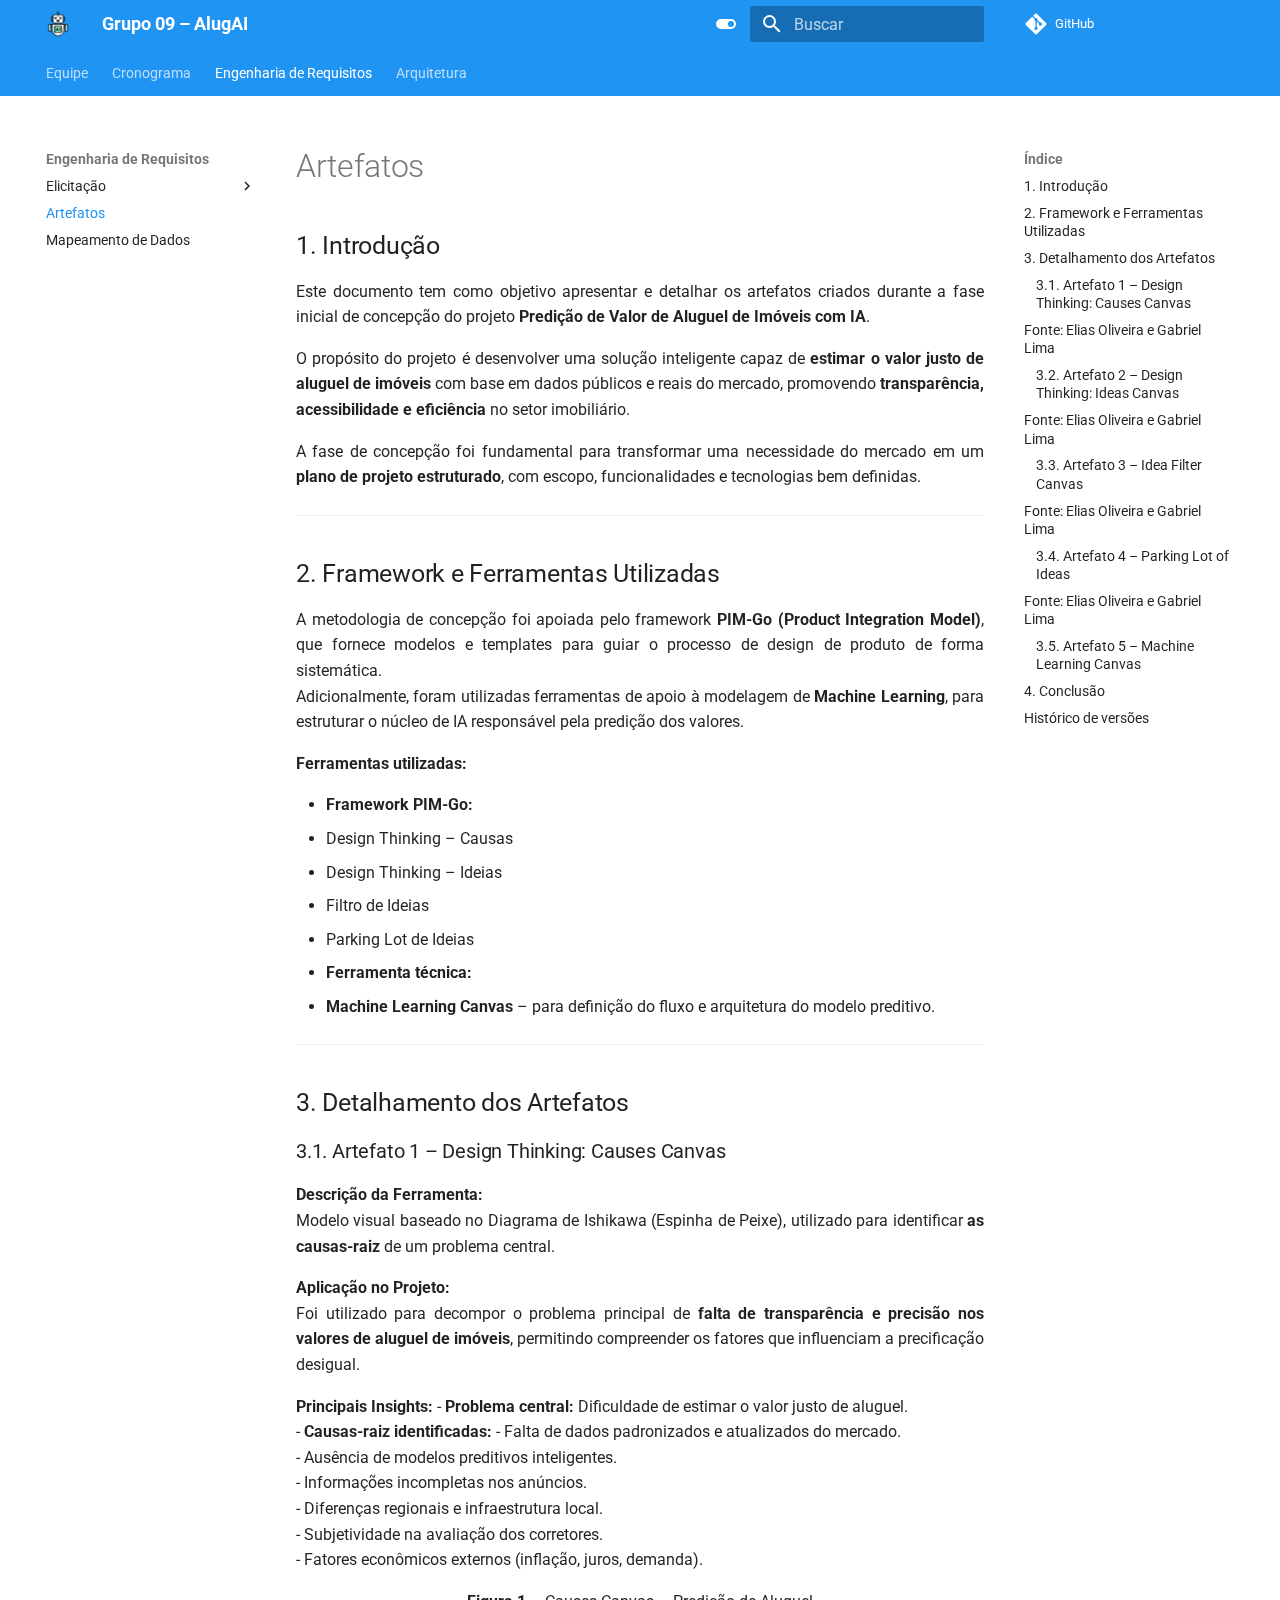
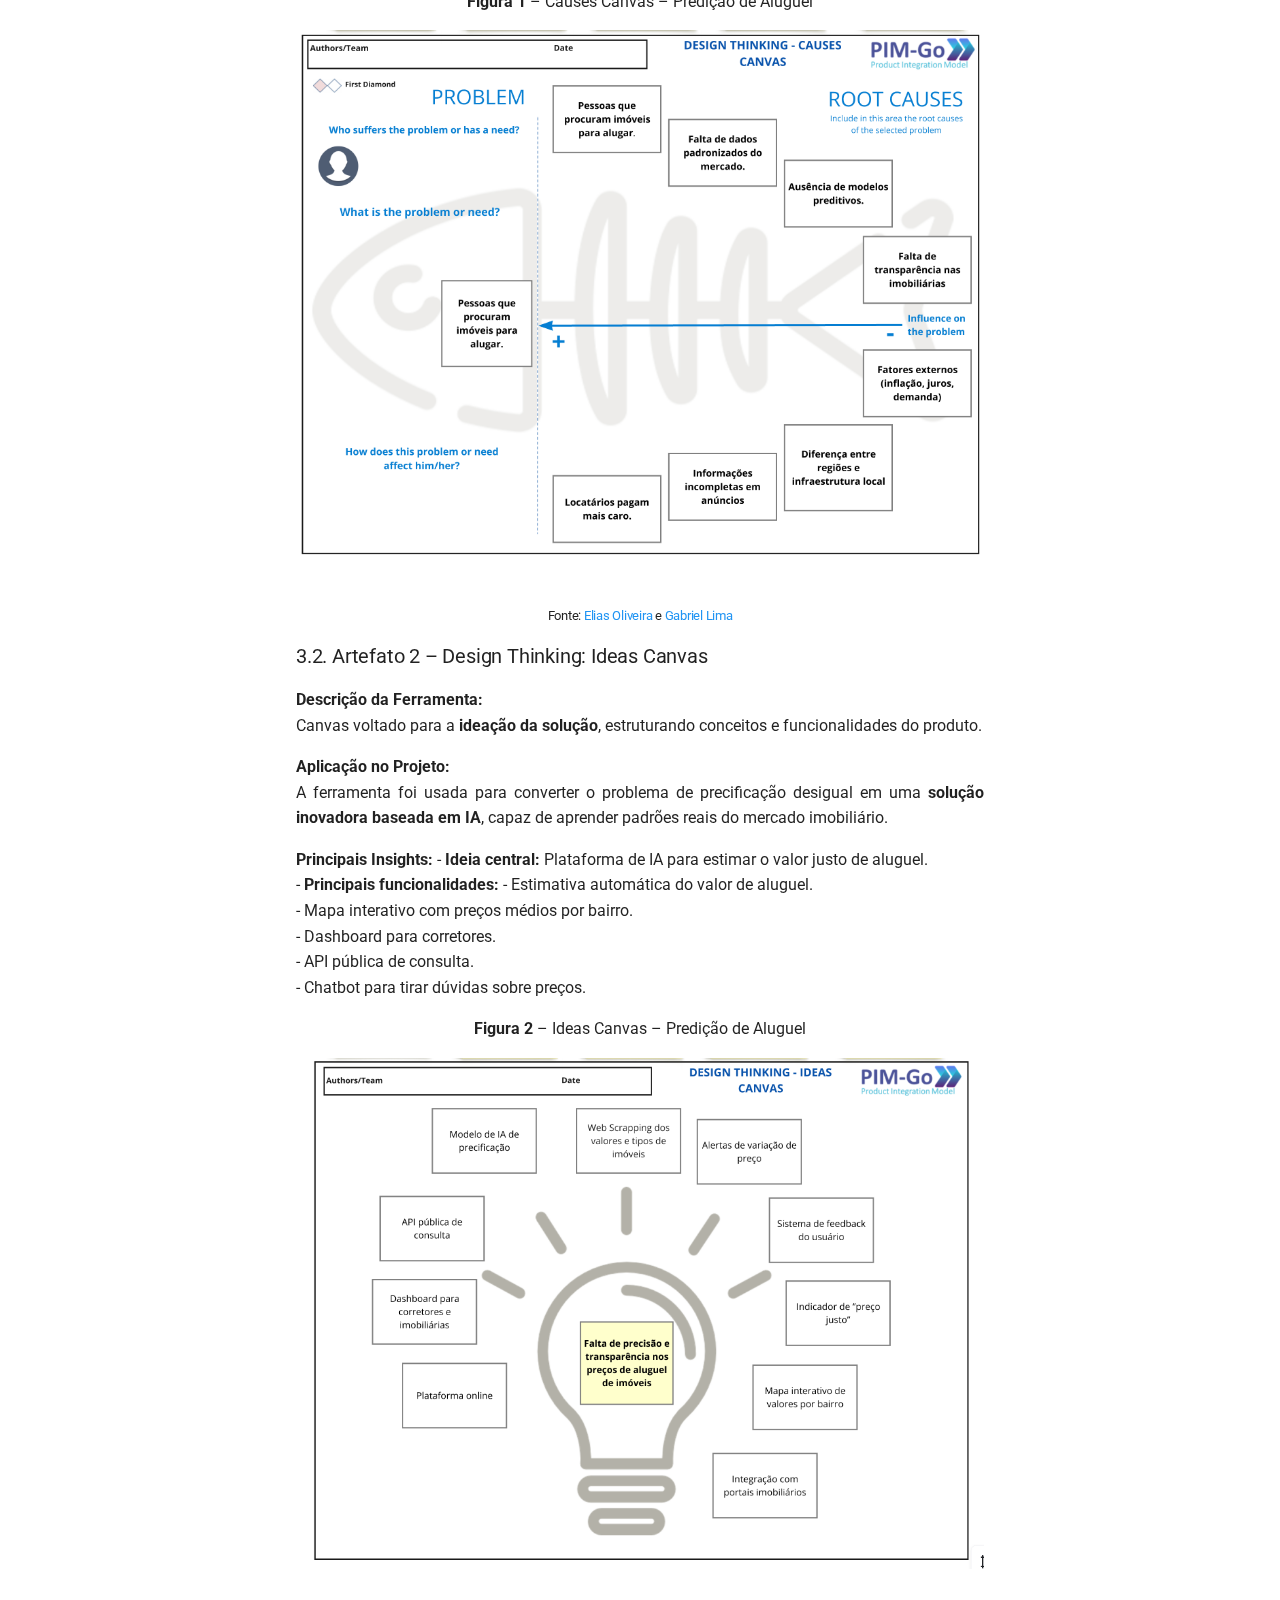
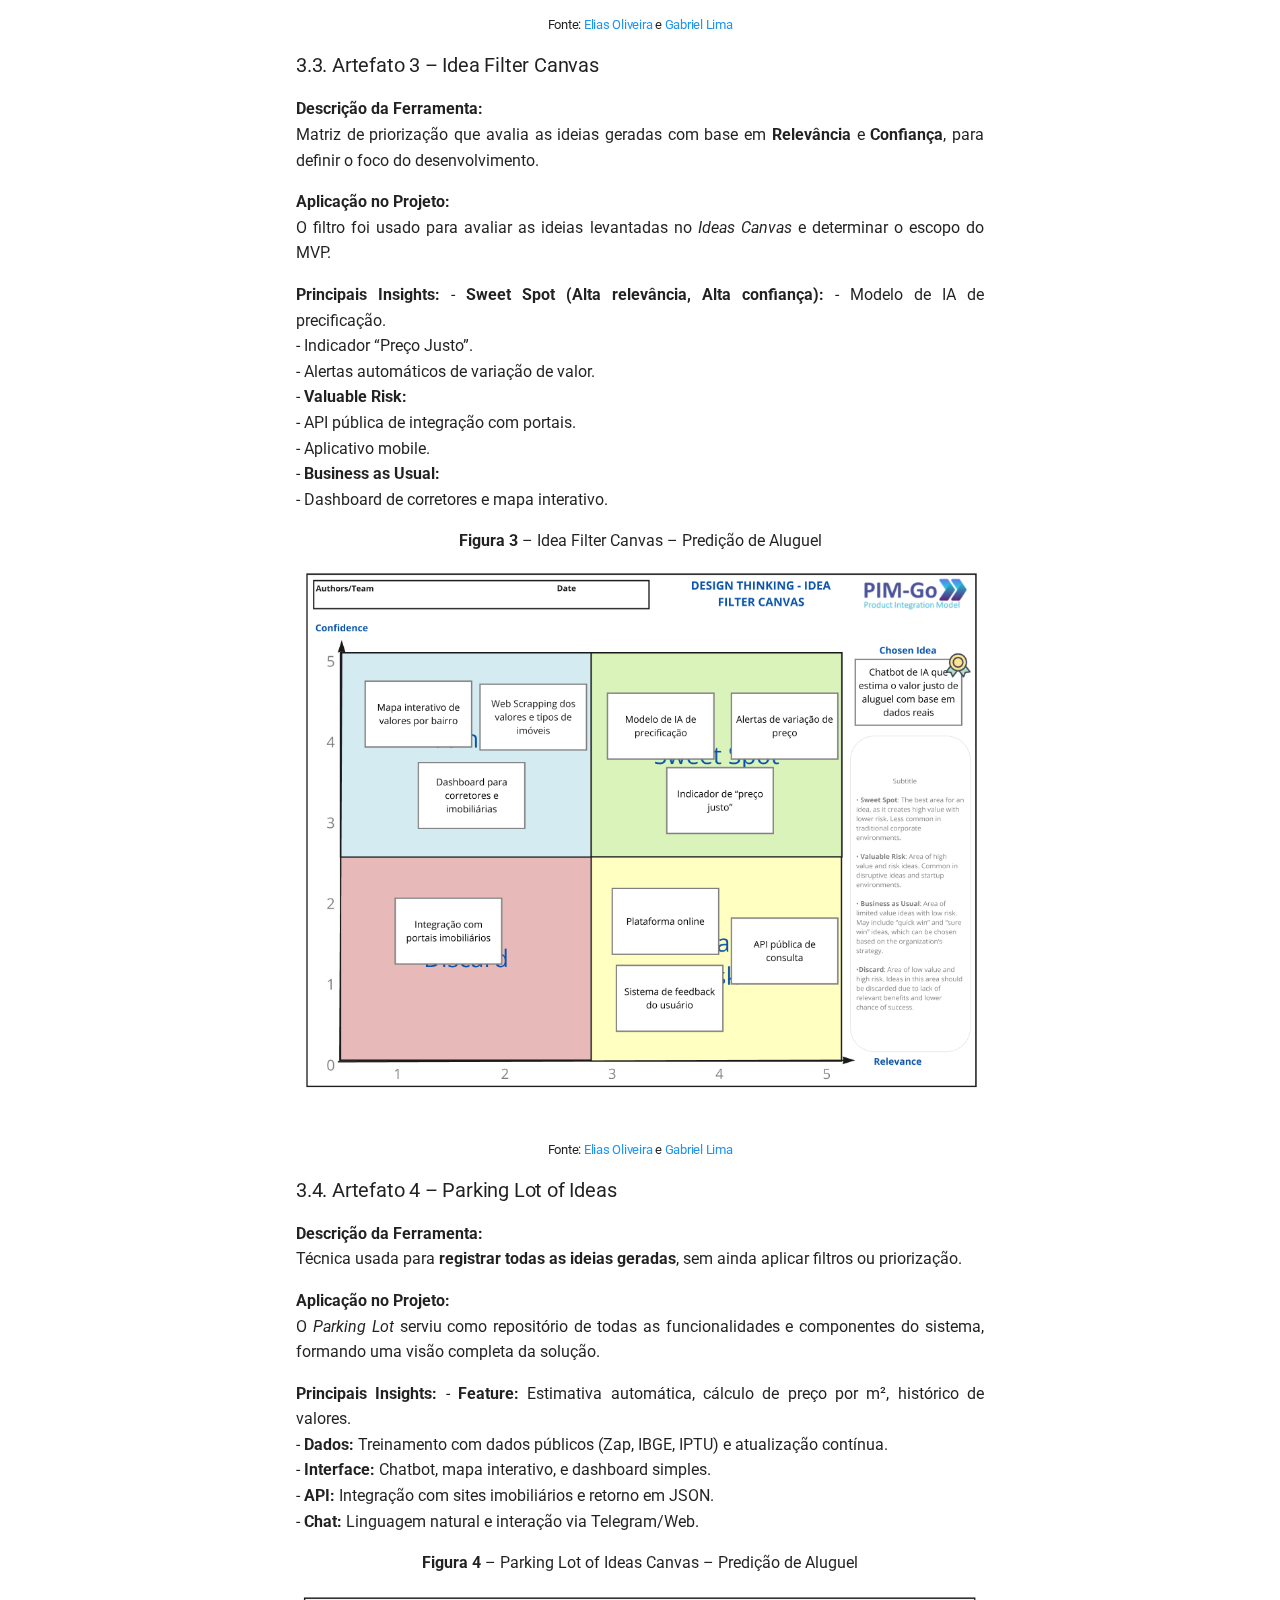
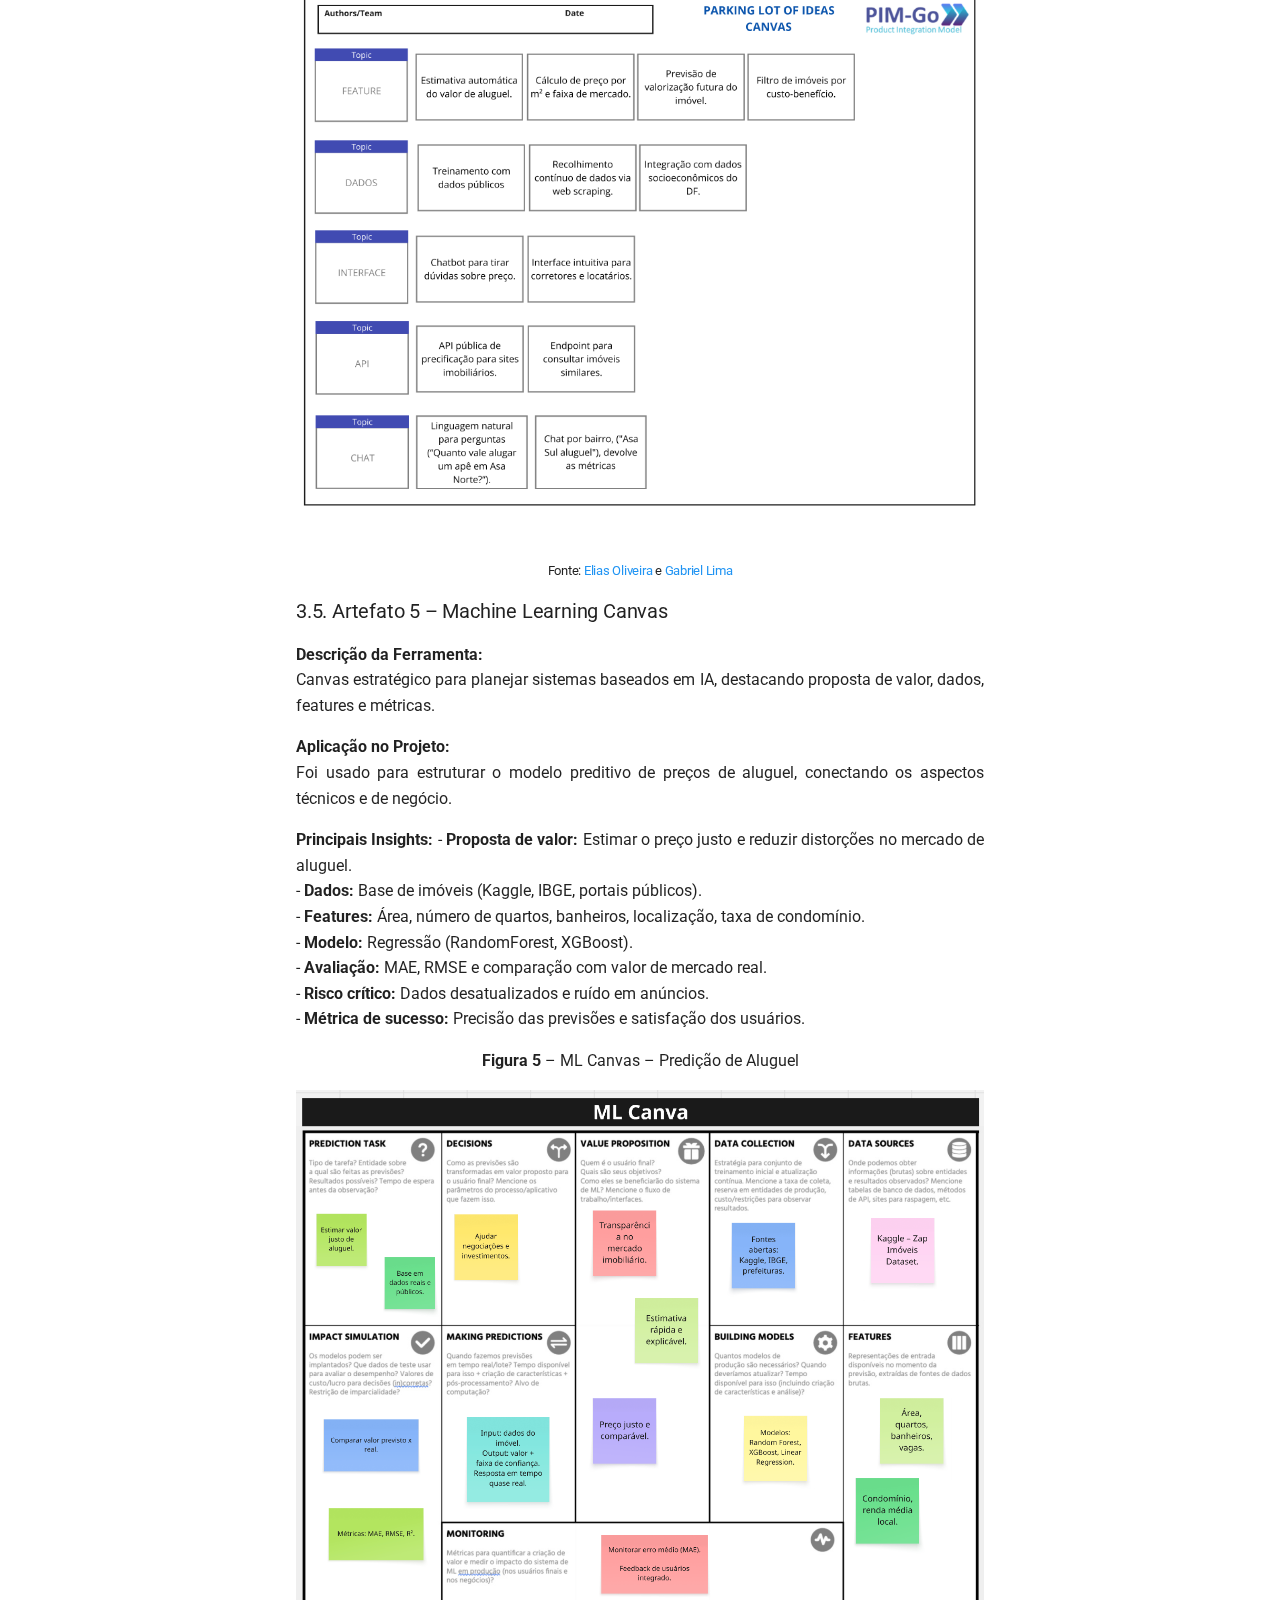
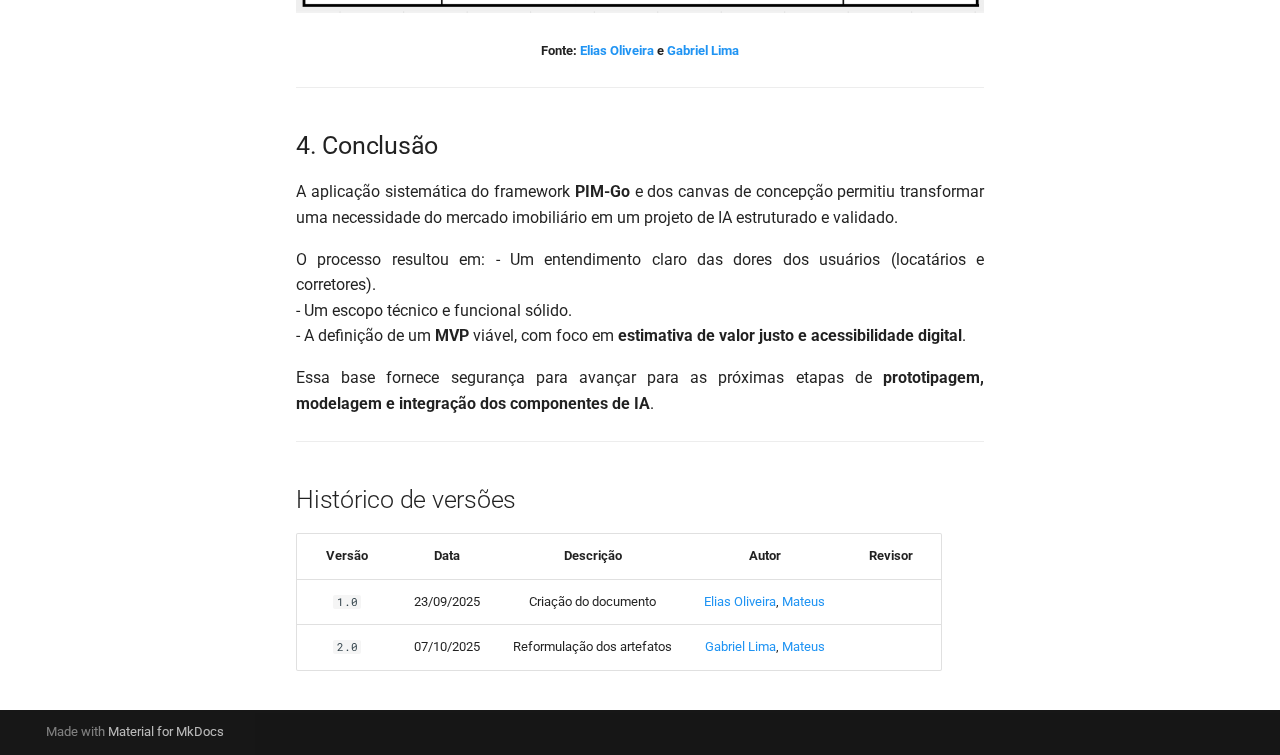
<file: Design_thinking/design_thinking/index.html>
<!doctype html>
<html lang="pt" class="no-js">
  <head>
    
      <meta charset="utf-8">
      <meta name="viewport" content="width=device-width,initial-scale=1">
      
      
      
        <link rel="canonical" href="https://unb-sistemas-de-machine-learning.github.io/Grupo09-PrediAluguel/Design_thinking/design_thinking/">
      
      
        <link rel="prev" href="../../Elicitacao/historias_de_usuario/">
      
      
        <link rel="next" href="../mapeamento_dados/">
      
      
        
      
      
      <link rel="icon" href="../../assets/logo_agente.png">
      <meta name="generator" content="mkdocs-1.6.1, mkdocs-material-9.7.0">
    
    
      
        <title>Artefatos - Grupo 09 – AlugAI</title>
      
    
    
      <link rel="stylesheet" href="../../assets/stylesheets/main.618322db.min.css">
      
        
        <link rel="stylesheet" href="../../assets/stylesheets/palette.ab4e12ef.min.css">
      
      


    
    
      
    
    
      
        
        
        <link rel="preconnect" href="https://fonts.gstatic.com" crossorigin>
        <link rel="stylesheet" href="https://fonts.googleapis.com/css?family=Roboto:300,300i,400,400i,700,700i%7CRoboto+Mono:400,400i,700,700i&display=fallback">
        <style>:root{--md-text-font:"Roboto";--md-code-font:"Roboto Mono"}</style>
      
    
    
      <link rel="stylesheet" href="../../stylesheets/extra.css">
    
    <script>__md_scope=new URL("../..",location),__md_hash=e=>[...e].reduce(((e,_)=>(e<<5)-e+_.charCodeAt(0)),0),__md_get=(e,_=localStorage,t=__md_scope)=>JSON.parse(_.getItem(t.pathname+"."+e)),__md_set=(e,_,t=localStorage,a=__md_scope)=>{try{t.setItem(a.pathname+"."+e,JSON.stringify(_))}catch(e){}}</script>
    
      
  


  
  

<script id="__analytics">function __md_analytics(){function e(){dataLayer.push(arguments)}window.dataLayer=window.dataLayer||[],e("js",new Date),e("config","G-7QVWYC7EZJ"),document.addEventListener("DOMContentLoaded",(function(){document.forms.search&&document.forms.search.query.addEventListener("blur",(function(){this.value&&e("event","search",{search_term:this.value})}));document$.subscribe((function(){var t=document.forms.feedback;if(void 0!==t)for(var a of t.querySelectorAll("[type=submit]"))a.addEventListener("click",(function(a){a.preventDefault();var n=document.location.pathname,d=this.getAttribute("data-md-value");e("event","feedback",{page:n,data:d}),t.firstElementChild.disabled=!0;var r=t.querySelector(".md-feedback__note [data-md-value='"+d+"']");r&&(r.hidden=!1)})),t.hidden=!1})),location$.subscribe((function(t){e("config","G-7QVWYC7EZJ",{page_path:t.pathname})}))}));var t=document.createElement("script");t.async=!0,t.src="https://www.googletagmanager.com/gtag/js?id=G-7QVWYC7EZJ",document.getElementById("__analytics").insertAdjacentElement("afterEnd",t)}</script>
  
    <script>"undefined"!=typeof __md_analytics&&__md_analytics()</script>
  

    
    
  </head>
  
  
    
    
      
    
    
    
    
    <body dir="ltr" data-md-color-scheme="default" data-md-color-primary="blue" data-md-color-accent="custom">
  
    
    <input class="md-toggle" data-md-toggle="drawer" type="checkbox" id="__drawer" autocomplete="off">
    <input class="md-toggle" data-md-toggle="search" type="checkbox" id="__search" autocomplete="off">
    <label class="md-overlay" for="__drawer"></label>
    <div data-md-component="skip">
      
        
        <a href="#artefatos" class="md-skip">
          Pular para conteúdo
        </a>
      
    </div>
    <div data-md-component="announce">
      
    </div>
    
    
      

<header class="md-header" data-md-component="header">
  <nav class="md-header__inner md-grid" aria-label="Cabeçalho">
    <a href="../.." title="Grupo 09 – AlugAI" class="md-header__button md-logo" aria-label="Grupo 09 – AlugAI" data-md-component="logo">
      
  <img src="../../assets/logo_agente.png" alt="logo">

    </a>
    <label class="md-header__button md-icon" for="__drawer">
      
      <svg xmlns="http://www.w3.org/2000/svg" viewBox="0 0 24 24"><path d="M3 6h18v2H3zm0 5h18v2H3zm0 5h18v2H3z"/></svg>
    </label>
    <div class="md-header__title" data-md-component="header-title">
      <div class="md-header__ellipsis">
        <div class="md-header__topic">
          <span class="md-ellipsis">
            Grupo 09 – AlugAI
          </span>
        </div>
        <div class="md-header__topic" data-md-component="header-topic">
          <span class="md-ellipsis">
            
              Artefatos
            
          </span>
        </div>
      </div>
    </div>
    
      
        <form class="md-header__option" data-md-component="palette">
  
    
    
    
    <input class="md-option" data-md-color-media="" data-md-color-scheme="default" data-md-color-primary="blue" data-md-color-accent="custom"  aria-label="Mudar para o modo escuro"  type="radio" name="__palette" id="__palette_0">
    
      <label class="md-header__button md-icon" title="Mudar para o modo escuro" for="__palette_1" hidden>
        <svg xmlns="http://www.w3.org/2000/svg" viewBox="0 0 24 24"><path d="M17 7H7a5 5 0 0 0-5 5 5 5 0 0 0 5 5h10a5 5 0 0 0 5-5 5 5 0 0 0-5-5m0 8a3 3 0 0 1-3-3 3 3 0 0 1 3-3 3 3 0 0 1 3 3 3 3 0 0 1-3 3"/></svg>
      </label>
    
  
    
    
    
    <input class="md-option" data-md-color-media="" data-md-color-scheme="slate" data-md-color-primary="blue" data-md-color-accent="custom"  aria-label="Mudar para o modo claro"  type="radio" name="__palette" id="__palette_1">
    
      <label class="md-header__button md-icon" title="Mudar para o modo claro" for="__palette_0" hidden>
        <svg xmlns="http://www.w3.org/2000/svg" viewBox="0 0 24 24"><path d="M17 6H7c-3.31 0-6 2.69-6 6s2.69 6 6 6h10c3.31 0 6-2.69 6-6s-2.69-6-6-6m0 10H7c-2.21 0-4-1.79-4-4s1.79-4 4-4h10c2.21 0 4 1.79 4 4s-1.79 4-4 4M7 9c-1.66 0-3 1.34-3 3s1.34 3 3 3 3-1.34 3-3-1.34-3-3-3"/></svg>
      </label>
    
  
</form>
      
    
    
      <script>var palette=__md_get("__palette");if(palette&&palette.color){if("(prefers-color-scheme)"===palette.color.media){var media=matchMedia("(prefers-color-scheme: light)"),input=document.querySelector(media.matches?"[data-md-color-media='(prefers-color-scheme: light)']":"[data-md-color-media='(prefers-color-scheme: dark)']");palette.color.media=input.getAttribute("data-md-color-media"),palette.color.scheme=input.getAttribute("data-md-color-scheme"),palette.color.primary=input.getAttribute("data-md-color-primary"),palette.color.accent=input.getAttribute("data-md-color-accent")}for(var[key,value]of Object.entries(palette.color))document.body.setAttribute("data-md-color-"+key,value)}</script>
    
    
    
      
      
        <label class="md-header__button md-icon" for="__search">
          
          <svg xmlns="http://www.w3.org/2000/svg" viewBox="0 0 24 24"><path d="M9.5 3A6.5 6.5 0 0 1 16 9.5c0 1.61-.59 3.09-1.56 4.23l.27.27h.79l5 5-1.5 1.5-5-5v-.79l-.27-.27A6.52 6.52 0 0 1 9.5 16 6.5 6.5 0 0 1 3 9.5 6.5 6.5 0 0 1 9.5 3m0 2C7 5 5 7 5 9.5S7 14 9.5 14 14 12 14 9.5 12 5 9.5 5"/></svg>
        </label>
        <div class="md-search" data-md-component="search" role="dialog">
  <label class="md-search__overlay" for="__search"></label>
  <div class="md-search__inner" role="search">
    <form class="md-search__form" name="search">
      <input type="text" class="md-search__input" name="query" aria-label="Buscar" placeholder="Buscar" autocapitalize="off" autocorrect="off" autocomplete="off" spellcheck="false" data-md-component="search-query" required>
      <label class="md-search__icon md-icon" for="__search">
        
        <svg xmlns="http://www.w3.org/2000/svg" viewBox="0 0 24 24"><path d="M9.5 3A6.5 6.5 0 0 1 16 9.5c0 1.61-.59 3.09-1.56 4.23l.27.27h.79l5 5-1.5 1.5-5-5v-.79l-.27-.27A6.52 6.52 0 0 1 9.5 16 6.5 6.5 0 0 1 3 9.5 6.5 6.5 0 0 1 9.5 3m0 2C7 5 5 7 5 9.5S7 14 9.5 14 14 12 14 9.5 12 5 9.5 5"/></svg>
        
        <svg xmlns="http://www.w3.org/2000/svg" viewBox="0 0 24 24"><path d="M20 11v2H8l5.5 5.5-1.42 1.42L4.16 12l7.92-7.92L13.5 5.5 8 11z"/></svg>
      </label>
      <nav class="md-search__options" aria-label="Pesquisar">
        
        <button type="reset" class="md-search__icon md-icon" title="Limpar" aria-label="Limpar" tabindex="-1">
          
          <svg xmlns="http://www.w3.org/2000/svg" viewBox="0 0 24 24"><path d="M19 6.41 17.59 5 12 10.59 6.41 5 5 6.41 10.59 12 5 17.59 6.41 19 12 13.41 17.59 19 19 17.59 13.41 12z"/></svg>
        </button>
      </nav>
      
    </form>
    <div class="md-search__output">
      <div class="md-search__scrollwrap" tabindex="0" data-md-scrollfix>
        <div class="md-search-result" data-md-component="search-result">
          <div class="md-search-result__meta">
            Inicializando busca
          </div>
          <ol class="md-search-result__list" role="presentation"></ol>
        </div>
      </div>
    </div>
  </div>
</div>
      
    
    
      <div class="md-header__source">
        <a href="https://github.com/unb-Sistemas-de-Machine-learning/Grupo09-PrediAluguel" title="Ir para repositório" class="md-source" data-md-component="source">
  <div class="md-source__icon md-icon">
    
    <svg xmlns="http://www.w3.org/2000/svg" viewBox="0 0 448 512"><!--! Font Awesome Free 7.1.0 by @fontawesome - https://fontawesome.com License - https://fontawesome.com/license/free (Icons: CC BY 4.0, Fonts: SIL OFL 1.1, Code: MIT License) Copyright 2025 Fonticons, Inc.--><path d="M439.6 236.1 244 40.5c-5.4-5.5-12.8-8.5-20.4-8.5s-15 3-20.4 8.4L162.5 81l51.5 51.5c27.1-9.1 52.7 16.8 43.4 43.7l49.7 49.7c34.2-11.8 61.2 31 35.5 56.7-26.5 26.5-70.2-2.9-56-37.3L240.3 199v121.9c25.3 12.5 22.3 41.8 9.1 55-6.4 6.4-15.2 10.1-24.3 10.1s-17.8-3.6-24.3-10.1c-17.6-17.6-11.1-46.9 11.2-56v-123c-20.8-8.5-24.6-30.7-18.6-45L142.6 101 8.5 235.1C3 240.6 0 247.9 0 255.5s3 15 8.5 20.4l195.6 195.7c5.4 5.4 12.7 8.4 20.4 8.4s15-3 20.4-8.4l194.7-194.7c5.4-5.4 8.4-12.8 8.4-20.4s-3-15-8.4-20.4"/></svg>
  </div>
  <div class="md-source__repository">
    GitHub
  </div>
</a>
      </div>
    
  </nav>
  
</header>
    
    <div class="md-container" data-md-component="container">
      
      
        
          
            
<nav class="md-tabs" aria-label="Abas" data-md-component="tabs">
  <div class="md-grid">
    <ul class="md-tabs__list">
      
        
  
  
  
  
    <li class="md-tabs__item">
      <a href="../.." class="md-tabs__link">
        
  
  
    
  
  Equipe

      </a>
    </li>
  

      
        
  
  
  
  
    
    
      <li class="md-tabs__item">
        <a href="../../Planejamento/cronograma/" class="md-tabs__link">
          
  
  
  Cronograma

        </a>
      </li>
    
  

      
        
  
  
  
    
  
  
    
    
      
  
  
  
    
  
  
    
    
      <li class="md-tabs__item md-tabs__item--active">
        <a href="../../Elicitacao/requisitosProduto/" class="md-tabs__link">
          
  
  
  Engenharia de Requisitos

        </a>
      </li>
    
  

    
  

      
        
  
  
  
  
    
    
      <li class="md-tabs__item">
        <a href="../../Arquitetura/arquitetura_dados/" class="md-tabs__link">
          
  
  
  Arquitetura

        </a>
      </li>
    
  

      
    </ul>
  </div>
</nav>
          
        
      
      <main class="md-main" data-md-component="main">
        <div class="md-main__inner md-grid">
          
            
              
              <div class="md-sidebar md-sidebar--primary" data-md-component="sidebar" data-md-type="navigation" >
                <div class="md-sidebar__scrollwrap">
                  <div class="md-sidebar__inner">
                    


  


<nav class="md-nav md-nav--primary md-nav--lifted" aria-label="Navegação" data-md-level="0">
  <label class="md-nav__title" for="__drawer">
    <a href="../.." title="Grupo 09 – AlugAI" class="md-nav__button md-logo" aria-label="Grupo 09 – AlugAI" data-md-component="logo">
      
  <img src="../../assets/logo_agente.png" alt="logo">

    </a>
    Grupo 09 – AlugAI
  </label>
  
    <div class="md-nav__source">
      <a href="https://github.com/unb-Sistemas-de-Machine-learning/Grupo09-PrediAluguel" title="Ir para repositório" class="md-source" data-md-component="source">
  <div class="md-source__icon md-icon">
    
    <svg xmlns="http://www.w3.org/2000/svg" viewBox="0 0 448 512"><!--! Font Awesome Free 7.1.0 by @fontawesome - https://fontawesome.com License - https://fontawesome.com/license/free (Icons: CC BY 4.0, Fonts: SIL OFL 1.1, Code: MIT License) Copyright 2025 Fonticons, Inc.--><path d="M439.6 236.1 244 40.5c-5.4-5.5-12.8-8.5-20.4-8.5s-15 3-20.4 8.4L162.5 81l51.5 51.5c27.1-9.1 52.7 16.8 43.4 43.7l49.7 49.7c34.2-11.8 61.2 31 35.5 56.7-26.5 26.5-70.2-2.9-56-37.3L240.3 199v121.9c25.3 12.5 22.3 41.8 9.1 55-6.4 6.4-15.2 10.1-24.3 10.1s-17.8-3.6-24.3-10.1c-17.6-17.6-11.1-46.9 11.2-56v-123c-20.8-8.5-24.6-30.7-18.6-45L142.6 101 8.5 235.1C3 240.6 0 247.9 0 255.5s3 15 8.5 20.4l195.6 195.7c5.4 5.4 12.7 8.4 20.4 8.4s15-3 20.4-8.4l194.7-194.7c5.4-5.4 8.4-12.8 8.4-20.4s-3-15-8.4-20.4"/></svg>
  </div>
  <div class="md-source__repository">
    GitHub
  </div>
</a>
    </div>
  
  <ul class="md-nav__list" data-md-scrollfix>
    
      
      
  
  
  
  
    <li class="md-nav__item">
      <a href="../.." class="md-nav__link">
        
  
  
  <span class="md-ellipsis">
    
  
    Equipe
  

    
  </span>
  
  

      </a>
    </li>
  

    
      
      
  
  
  
  
    
    
    
    
      
      
    
    
    <li class="md-nav__item md-nav__item--nested">
      
        
        
        <input class="md-nav__toggle md-toggle " type="checkbox" id="__nav_2" >
        
          
          <label class="md-nav__link" for="__nav_2" id="__nav_2_label" tabindex="0">
            
  
  
  <span class="md-ellipsis">
    
  
    Cronograma
  

    
  </span>
  
  

            <span class="md-nav__icon md-icon"></span>
          </label>
        
        <nav class="md-nav" data-md-level="1" aria-labelledby="__nav_2_label" aria-expanded="false">
          <label class="md-nav__title" for="__nav_2">
            <span class="md-nav__icon md-icon"></span>
            
  
    Cronograma
  

          </label>
          <ul class="md-nav__list" data-md-scrollfix>
            
              
                
  
  
  
  
    <li class="md-nav__item">
      <a href="../../Planejamento/cronograma/" class="md-nav__link">
        
  
  
  <span class="md-ellipsis">
    
  
    Sprints
  

    
  </span>
  
  

      </a>
    </li>
  

              
            
          </ul>
        </nav>
      
    </li>
  

    
      
      
  
  
    
  
  
  
    
    
    
    
      
        
        
      
      
    
    
    <li class="md-nav__item md-nav__item--active md-nav__item--section md-nav__item--nested">
      
        
        
        <input class="md-nav__toggle md-toggle " type="checkbox" id="__nav_3" checked>
        
          
          <label class="md-nav__link" for="__nav_3" id="__nav_3_label" tabindex="">
            
  
  
  <span class="md-ellipsis">
    
  
    Engenharia de Requisitos
  

    
  </span>
  
  

            <span class="md-nav__icon md-icon"></span>
          </label>
        
        <nav class="md-nav" data-md-level="1" aria-labelledby="__nav_3_label" aria-expanded="true">
          <label class="md-nav__title" for="__nav_3">
            <span class="md-nav__icon md-icon"></span>
            
  
    Engenharia de Requisitos
  

          </label>
          <ul class="md-nav__list" data-md-scrollfix>
            
              
                
  
  
  
  
    
    
    
    
      
      
    
    
    <li class="md-nav__item md-nav__item--nested">
      
        
        
        <input class="md-nav__toggle md-toggle " type="checkbox" id="__nav_3_1" >
        
          
          <label class="md-nav__link" for="__nav_3_1" id="__nav_3_1_label" tabindex="0">
            
  
  
  <span class="md-ellipsis">
    
  
    Elicitação
  

    
  </span>
  
  

            <span class="md-nav__icon md-icon"></span>
          </label>
        
        <nav class="md-nav" data-md-level="2" aria-labelledby="__nav_3_1_label" aria-expanded="false">
          <label class="md-nav__title" for="__nav_3_1">
            <span class="md-nav__icon md-icon"></span>
            
  
    Elicitação
  

          </label>
          <ul class="md-nav__list" data-md-scrollfix>
            
              
                
  
  
  
  
    <li class="md-nav__item">
      <a href="../../Elicitacao/requisitosProduto/" class="md-nav__link">
        
  
  
  <span class="md-ellipsis">
    
  
    Requisitos do Projeto
  

    
  </span>
  
  

      </a>
    </li>
  

              
            
              
                
  
  
  
  
    <li class="md-nav__item">
      <a href="../../Elicitacao/requisitosML/" class="md-nav__link">
        
  
  
  <span class="md-ellipsis">
    
  
    Requisitos de Machine Learning
  

    
  </span>
  
  

      </a>
    </li>
  

              
            
              
                
  
  
  
  
    <li class="md-nav__item">
      <a href="../../Elicitacao/backlog/" class="md-nav__link">
        
  
  
  <span class="md-ellipsis">
    
  
    Backlog
  

    
  </span>
  
  

      </a>
    </li>
  

              
            
              
                
  
  
  
  
    <li class="md-nav__item">
      <a href="../../Elicitacao/historias_de_usuario/" class="md-nav__link">
        
  
  
  <span class="md-ellipsis">
    
  
    Histórias de Usuário
  

    
  </span>
  
  

      </a>
    </li>
  

              
            
          </ul>
        </nav>
      
    </li>
  

              
            
              
                
  
  
    
  
  
  
    <li class="md-nav__item md-nav__item--active">
      
      <input class="md-nav__toggle md-toggle" type="checkbox" id="__toc">
      
      
        
      
      
        <label class="md-nav__link md-nav__link--active" for="__toc">
          
  
  
  <span class="md-ellipsis">
    
  
    Artefatos
  

    
  </span>
  
  

          <span class="md-nav__icon md-icon"></span>
        </label>
      
      <a href="./" class="md-nav__link md-nav__link--active">
        
  
  
  <span class="md-ellipsis">
    
  
    Artefatos
  

    
  </span>
  
  

      </a>
      
        

<nav class="md-nav md-nav--secondary" aria-label="Índice">
  
  
  
    
  
  
    <label class="md-nav__title" for="__toc">
      <span class="md-nav__icon md-icon"></span>
      Índice
    </label>
    <ul class="md-nav__list" data-md-component="toc" data-md-scrollfix>
      
        <li class="md-nav__item">
  <a href="#1-introducao" class="md-nav__link">
    <span class="md-ellipsis">
      
        1. Introdução
      
    </span>
  </a>
  
</li>
      
        <li class="md-nav__item">
  <a href="#2-framework-e-ferramentas-utilizadas" class="md-nav__link">
    <span class="md-ellipsis">
      
        2. Framework e Ferramentas Utilizadas
      
    </span>
  </a>
  
</li>
      
        <li class="md-nav__item">
  <a href="#3-detalhamento-dos-artefatos" class="md-nav__link">
    <span class="md-ellipsis">
      
        3. Detalhamento dos Artefatos
      
    </span>
  </a>
  
    <nav class="md-nav" aria-label="3. Detalhamento dos Artefatos">
      <ul class="md-nav__list">
        
          <li class="md-nav__item">
  <a href="#31-artefato-1-design-thinking-causes-canvas" class="md-nav__link">
    <span class="md-ellipsis">
      
        3.1. Artefato 1 – Design Thinking: Causes Canvas
      
    </span>
  </a>
  
</li>
        
      </ul>
    </nav>
  
</li>
      
        <li class="md-nav__item">
  <a href="#fonte-elias-oliveira-e-gabriel-lima" class="md-nav__link">
    <span class="md-ellipsis">
      
        Fonte: Elias Oliveira e Gabriel Lima
      
    </span>
  </a>
  
    <nav class="md-nav" aria-label="Fonte: Elias Oliveira e Gabriel Lima">
      <ul class="md-nav__list">
        
          <li class="md-nav__item">
  <a href="#32-artefato-2-design-thinking-ideas-canvas" class="md-nav__link">
    <span class="md-ellipsis">
      
        3.2. Artefato 2 – Design Thinking: Ideas Canvas
      
    </span>
  </a>
  
</li>
        
      </ul>
    </nav>
  
</li>
      
        <li class="md-nav__item">
  <a href="#fonte-elias-oliveira-e-gabriel-lima_1" class="md-nav__link">
    <span class="md-ellipsis">
      
        Fonte: Elias Oliveira e Gabriel Lima
      
    </span>
  </a>
  
    <nav class="md-nav" aria-label="Fonte: Elias Oliveira e Gabriel Lima">
      <ul class="md-nav__list">
        
          <li class="md-nav__item">
  <a href="#33-artefato-3-idea-filter-canvas" class="md-nav__link">
    <span class="md-ellipsis">
      
        3.3. Artefato 3 – Idea Filter Canvas
      
    </span>
  </a>
  
</li>
        
      </ul>
    </nav>
  
</li>
      
        <li class="md-nav__item">
  <a href="#fonte-elias-oliveira-e-gabriel-lima_2" class="md-nav__link">
    <span class="md-ellipsis">
      
        Fonte: Elias Oliveira e Gabriel Lima
      
    </span>
  </a>
  
    <nav class="md-nav" aria-label="Fonte: Elias Oliveira e Gabriel Lima">
      <ul class="md-nav__list">
        
          <li class="md-nav__item">
  <a href="#34-artefato-4-parking-lot-of-ideas" class="md-nav__link">
    <span class="md-ellipsis">
      
        3.4. Artefato 4 – Parking Lot of Ideas
      
    </span>
  </a>
  
</li>
        
      </ul>
    </nav>
  
</li>
      
        <li class="md-nav__item">
  <a href="#fonte-elias-oliveira-e-gabriel-lima_3" class="md-nav__link">
    <span class="md-ellipsis">
      
        Fonte: Elias Oliveira e Gabriel Lima
      
    </span>
  </a>
  
    <nav class="md-nav" aria-label="Fonte: Elias Oliveira e Gabriel Lima">
      <ul class="md-nav__list">
        
          <li class="md-nav__item">
  <a href="#35-artefato-5-machine-learning-canvas" class="md-nav__link">
    <span class="md-ellipsis">
      
        3.5. Artefato 5 – Machine Learning Canvas
      
    </span>
  </a>
  
</li>
        
      </ul>
    </nav>
  
</li>
      
        <li class="md-nav__item">
  <a href="#4-conclusao" class="md-nav__link">
    <span class="md-ellipsis">
      
        4. Conclusão
      
    </span>
  </a>
  
</li>
      
        <li class="md-nav__item">
  <a href="#historico-de-versoes" class="md-nav__link">
    <span class="md-ellipsis">
      
        Histórico de versões
      
    </span>
  </a>
  
</li>
      
    </ul>
  
</nav>
      
    </li>
  

              
            
              
                
  
  
  
  
    <li class="md-nav__item">
      <a href="../mapeamento_dados/" class="md-nav__link">
        
  
  
  <span class="md-ellipsis">
    
  
    Mapeamento de Dados
  

    
  </span>
  
  

      </a>
    </li>
  

              
            
          </ul>
        </nav>
      
    </li>
  

    
      
      
  
  
  
  
    
    
    
    
      
      
    
    
    <li class="md-nav__item md-nav__item--nested">
      
        
        
        <input class="md-nav__toggle md-toggle " type="checkbox" id="__nav_4" >
        
          
          <label class="md-nav__link" for="__nav_4" id="__nav_4_label" tabindex="0">
            
  
  
  <span class="md-ellipsis">
    
  
    Arquitetura
  

    
  </span>
  
  

            <span class="md-nav__icon md-icon"></span>
          </label>
        
        <nav class="md-nav" data-md-level="1" aria-labelledby="__nav_4_label" aria-expanded="false">
          <label class="md-nav__title" for="__nav_4">
            <span class="md-nav__icon md-icon"></span>
            
  
    Arquitetura
  

          </label>
          <ul class="md-nav__list" data-md-scrollfix>
            
              
                
  
  
  
  
    <li class="md-nav__item">
      <a href="../../Arquitetura/arquitetura_dados/" class="md-nav__link">
        
  
  
  <span class="md-ellipsis">
    
  
    Arquitetura de Dados
  

    
  </span>
  
  

      </a>
    </li>
  

              
            
              
                
  
  
  
  
    <li class="md-nav__item">
      <a href="../../Arquitetura/engenharia_dados/" class="md-nav__link">
        
  
  
  <span class="md-ellipsis">
    
  
    Engenharia de Dados
  

    
  </span>
  
  

      </a>
    </li>
  

              
            
          </ul>
        </nav>
      
    </li>
  

    
  </ul>
</nav>
                  </div>
                </div>
              </div>
            
            
              
              <div class="md-sidebar md-sidebar--secondary" data-md-component="sidebar" data-md-type="toc" >
                <div class="md-sidebar__scrollwrap">
                  <div class="md-sidebar__inner">
                    

<nav class="md-nav md-nav--secondary" aria-label="Índice">
  
  
  
    
  
  
    <label class="md-nav__title" for="__toc">
      <span class="md-nav__icon md-icon"></span>
      Índice
    </label>
    <ul class="md-nav__list" data-md-component="toc" data-md-scrollfix>
      
        <li class="md-nav__item">
  <a href="#1-introducao" class="md-nav__link">
    <span class="md-ellipsis">
      
        1. Introdução
      
    </span>
  </a>
  
</li>
      
        <li class="md-nav__item">
  <a href="#2-framework-e-ferramentas-utilizadas" class="md-nav__link">
    <span class="md-ellipsis">
      
        2. Framework e Ferramentas Utilizadas
      
    </span>
  </a>
  
</li>
      
        <li class="md-nav__item">
  <a href="#3-detalhamento-dos-artefatos" class="md-nav__link">
    <span class="md-ellipsis">
      
        3. Detalhamento dos Artefatos
      
    </span>
  </a>
  
    <nav class="md-nav" aria-label="3. Detalhamento dos Artefatos">
      <ul class="md-nav__list">
        
          <li class="md-nav__item">
  <a href="#31-artefato-1-design-thinking-causes-canvas" class="md-nav__link">
    <span class="md-ellipsis">
      
        3.1. Artefato 1 – Design Thinking: Causes Canvas
      
    </span>
  </a>
  
</li>
        
      </ul>
    </nav>
  
</li>
      
        <li class="md-nav__item">
  <a href="#fonte-elias-oliveira-e-gabriel-lima" class="md-nav__link">
    <span class="md-ellipsis">
      
        Fonte: Elias Oliveira e Gabriel Lima
      
    </span>
  </a>
  
    <nav class="md-nav" aria-label="Fonte: Elias Oliveira e Gabriel Lima">
      <ul class="md-nav__list">
        
          <li class="md-nav__item">
  <a href="#32-artefato-2-design-thinking-ideas-canvas" class="md-nav__link">
    <span class="md-ellipsis">
      
        3.2. Artefato 2 – Design Thinking: Ideas Canvas
      
    </span>
  </a>
  
</li>
        
      </ul>
    </nav>
  
</li>
      
        <li class="md-nav__item">
  <a href="#fonte-elias-oliveira-e-gabriel-lima_1" class="md-nav__link">
    <span class="md-ellipsis">
      
        Fonte: Elias Oliveira e Gabriel Lima
      
    </span>
  </a>
  
    <nav class="md-nav" aria-label="Fonte: Elias Oliveira e Gabriel Lima">
      <ul class="md-nav__list">
        
          <li class="md-nav__item">
  <a href="#33-artefato-3-idea-filter-canvas" class="md-nav__link">
    <span class="md-ellipsis">
      
        3.3. Artefato 3 – Idea Filter Canvas
      
    </span>
  </a>
  
</li>
        
      </ul>
    </nav>
  
</li>
      
        <li class="md-nav__item">
  <a href="#fonte-elias-oliveira-e-gabriel-lima_2" class="md-nav__link">
    <span class="md-ellipsis">
      
        Fonte: Elias Oliveira e Gabriel Lima
      
    </span>
  </a>
  
    <nav class="md-nav" aria-label="Fonte: Elias Oliveira e Gabriel Lima">
      <ul class="md-nav__list">
        
          <li class="md-nav__item">
  <a href="#34-artefato-4-parking-lot-of-ideas" class="md-nav__link">
    <span class="md-ellipsis">
      
        3.4. Artefato 4 – Parking Lot of Ideas
      
    </span>
  </a>
  
</li>
        
      </ul>
    </nav>
  
</li>
      
        <li class="md-nav__item">
  <a href="#fonte-elias-oliveira-e-gabriel-lima_3" class="md-nav__link">
    <span class="md-ellipsis">
      
        Fonte: Elias Oliveira e Gabriel Lima
      
    </span>
  </a>
  
    <nav class="md-nav" aria-label="Fonte: Elias Oliveira e Gabriel Lima">
      <ul class="md-nav__list">
        
          <li class="md-nav__item">
  <a href="#35-artefato-5-machine-learning-canvas" class="md-nav__link">
    <span class="md-ellipsis">
      
        3.5. Artefato 5 – Machine Learning Canvas
      
    </span>
  </a>
  
</li>
        
      </ul>
    </nav>
  
</li>
      
        <li class="md-nav__item">
  <a href="#4-conclusao" class="md-nav__link">
    <span class="md-ellipsis">
      
        4. Conclusão
      
    </span>
  </a>
  
</li>
      
        <li class="md-nav__item">
  <a href="#historico-de-versoes" class="md-nav__link">
    <span class="md-ellipsis">
      
        Histórico de versões
      
    </span>
  </a>
  
</li>
      
    </ul>
  
</nav>
                  </div>
                </div>
              </div>
            
          
          
            <div class="md-content" data-md-component="content">
              
              <article class="md-content__inner md-typeset">
                
                  


  
  


<h1 id="artefatos">Artefatos</h1>
<h2 id="1-introducao"><strong>1. Introdução</strong></h2>
<p>Este documento tem como objetivo apresentar e detalhar os artefatos criados durante a fase inicial de concepção do projeto <strong>Predição de Valor de Aluguel de Imóveis com IA</strong>.</p>
<p>O propósito do projeto é desenvolver uma solução inteligente capaz de <strong>estimar o valor justo de aluguel de imóveis</strong> com base em dados públicos e reais do mercado, promovendo <strong>transparência, acessibilidade e eficiência</strong> no setor imobiliário.</p>
<p>A fase de concepção foi fundamental para transformar uma necessidade do mercado em um <strong>plano de projeto estruturado</strong>, com escopo, funcionalidades e tecnologias bem definidas.</p>
<hr />
<h2 id="2-framework-e-ferramentas-utilizadas"><strong>2. Framework e Ferramentas Utilizadas</strong></h2>
<p>A metodologia de concepção foi apoiada pelo framework <strong>PIM-Go (Product Integration Model)</strong>, que fornece modelos e templates para guiar o processo de design de produto de forma sistemática.<br />
Adicionalmente, foram utilizadas ferramentas de apoio à modelagem de <strong>Machine Learning</strong>, para estruturar o núcleo de IA responsável pela predição dos valores.</p>
<p><strong>Ferramentas utilizadas:</strong></p>
<ul>
<li><strong>Framework PIM-Go:</strong></li>
<li>Design Thinking – Causas  </li>
<li>Design Thinking – Ideias  </li>
<li>Filtro de Ideias  </li>
<li>
<p>Parking Lot de Ideias  </p>
</li>
<li>
<p><strong>Ferramenta técnica:</strong></p>
</li>
<li><strong>Machine Learning Canvas</strong> – para definição do fluxo e arquitetura do modelo preditivo.</li>
</ul>
<hr />
<h2 id="3-detalhamento-dos-artefatos"><strong>3. Detalhamento dos Artefatos</strong></h2>
<h3 id="31-artefato-1-design-thinking-causes-canvas">3.1. Artefato 1 – Design Thinking: Causes Canvas</h3>
<p><strong>Descrição da Ferramenta:</strong><br />
Modelo visual baseado no Diagrama de Ishikawa (Espinha de Peixe), utilizado para identificar <strong>as causas-raiz</strong> de um problema central.  </p>
<p><strong>Aplicação no Projeto:</strong><br />
Foi utilizado para decompor o problema principal de <strong>falta de transparência e precisão nos valores de aluguel de imóveis</strong>, permitindo compreender os fatores que influenciam a precificação desigual.  </p>
<p><strong>Principais Insights:</strong>
- <strong>Problema central:</strong> Dificuldade de estimar o valor justo de aluguel.<br />
- <strong>Causas-raiz identificadas:</strong>
  - Falta de dados padronizados e atualizados do mercado.<br />
  - Ausência de modelos preditivos inteligentes.<br />
  - Informações incompletas nos anúncios.<br />
  - Diferenças regionais e infraestrutura local.<br />
  - Subjetividade na avaliação dos corretores.<br />
  - Fatores econômicos externos (inflação, juros, demanda).  </p>
<p style="text-align:center"><b><a id="tab_1" style="visibility:hidden;"></a>Figura 1</b> – Causes Canvas – Predição de Aluguel</p>

<p><img alt="Diagrama- Design Thinking - Cause" src="../../assets/diagrams/fish.png" /></p>
<h2 id="fonte-elias-oliveira-e-gabriel-lima"><font size="2"><p style="text-align: center"><b>Fonte:  <a href="https://github.com/EliasOliver21">Elias Oliveira</a> e <a href="https://github.com/gabriel-lima258">Gabriel Lima</a></b></p></font></h2>
<h3 id="32-artefato-2-design-thinking-ideas-canvas">3.2. Artefato 2 – Design Thinking: Ideas Canvas</h3>
<p><strong>Descrição da Ferramenta:</strong><br />
Canvas voltado para a <strong>ideação da solução</strong>, estruturando conceitos e funcionalidades do produto.  </p>
<p><strong>Aplicação no Projeto:</strong><br />
A ferramenta foi usada para converter o problema de precificação desigual em uma <strong>solução inovadora baseada em IA</strong>, capaz de aprender padrões reais do mercado imobiliário.  </p>
<p><strong>Principais Insights:</strong>
- <strong>Ideia central:</strong> Plataforma de IA para estimar o valor justo de aluguel.<br />
- <strong>Principais funcionalidades:</strong>
  - Estimativa automática do valor de aluguel.<br />
  - Mapa interativo com preços médios por bairro.<br />
  - Dashboard para corretores.<br />
  - API pública de consulta.<br />
  - Chatbot para tirar dúvidas sobre preços. </p>
<p style="text-align:center"><b><a id="tab_1" style="visibility:hidden;"></a>Figura 2</b> – Ideas Canvas – Predição de Aluguel</p>

<p><img alt="Diagrama- Design Thinking - Ideas" src="../../assets/diagrams/ideas.png" /> </p>
<h2 id="fonte-elias-oliveira-e-gabriel-lima_1"><font size="2"><p style="text-align: center"><b>Fonte:  <a href="https://github.com/EliasOliver21">Elias Oliveira</a> e <a href="https://github.com/gabriel-lima258">Gabriel Lima</a></b></p></font></h2>
<h3 id="33-artefato-3-idea-filter-canvas">3.3. Artefato 3 – Idea Filter Canvas</h3>
<p><strong>Descrição da Ferramenta:</strong><br />
Matriz de priorização que avalia as ideias geradas com base em <strong>Relevância</strong> e <strong>Confiança</strong>, para definir o foco do desenvolvimento.  </p>
<p><strong>Aplicação no Projeto:</strong><br />
O filtro foi usado para avaliar as ideias levantadas no <em>Ideas Canvas</em> e determinar o escopo do MVP.  </p>
<p><strong>Principais Insights:</strong>
- <strong>Sweet Spot (Alta relevância, Alta confiança):</strong>
  - Modelo de IA de precificação.<br />
  - Indicador “Preço Justo”.<br />
  - Alertas automáticos de variação de valor.<br />
- <strong>Valuable Risk:</strong><br />
  - API pública de integração com portais.<br />
  - Aplicativo mobile.<br />
- <strong>Business as Usual:</strong><br />
  - Dashboard de corretores e mapa interativo.  </p>
<p style="text-align:center"><b><a id="tab_1" style="visibility:hidden;"></a>Figura 3</b> – Idea Filter Canvas – Predição de Aluguel</p>

<p><img alt="Diagrama- Design Thinking - Filter" src="../../assets/diagrams/filter.png" /></p>
<h2 id="fonte-elias-oliveira-e-gabriel-lima_2"><font size="2"><p style="text-align: center"><b>Fonte:  <a href="https://github.com/EliasOliver21">Elias Oliveira</a> e <a href="https://github.com/gabriel-lima258">Gabriel Lima</a></b></p></font></h2>
<h3 id="34-artefato-4-parking-lot-of-ideas">3.4. Artefato 4 – Parking Lot of Ideas</h3>
<p><strong>Descrição da Ferramenta:</strong><br />
Técnica usada para <strong>registrar todas as ideias geradas</strong>, sem ainda aplicar filtros ou priorização.  </p>
<p><strong>Aplicação no Projeto:</strong><br />
O <em>Parking Lot</em> serviu como repositório de todas as funcionalidades e componentes do sistema, formando uma visão completa da solução.  </p>
<p><strong>Principais Insights:</strong>
- <strong>Feature:</strong> Estimativa automática, cálculo de preço por m², histórico de valores.<br />
- <strong>Dados:</strong> Treinamento com dados públicos (Zap, IBGE, IPTU) e atualização contínua.<br />
- <strong>Interface:</strong> Chatbot, mapa interativo, e dashboard simples.<br />
- <strong>API:</strong> Integração com sites imobiliários e retorno em JSON.<br />
- <strong>Chat:</strong> Linguagem natural e interação via Telegram/Web.  </p>
<p style="text-align:center"><b><a id="tab_1" style="visibility:hidden;"></a>Figura 4</b> – Parking Lot of Ideas Canvas – Predição de Aluguel</p>

<p><img alt="Diagrama- Design Thinking - Parking Lot" src="../../assets/diagrams/parking.png" /></p>
<h2 id="fonte-elias-oliveira-e-gabriel-lima_3"><font size="2"><p style="text-align: center"><b>Fonte:  <a href="https://github.com/EliasOliver21">Elias Oliveira</a> e <a href="https://github.com/gabriel-lima258">Gabriel Lima</a></b></p></font></h2>
<h3 id="35-artefato-5-machine-learning-canvas">3.5. Artefato 5 – Machine Learning Canvas</h3>
<p><strong>Descrição da Ferramenta:</strong><br />
Canvas estratégico para planejar sistemas baseados em IA, destacando proposta de valor, dados, features e métricas.  </p>
<p><strong>Aplicação no Projeto:</strong><br />
Foi usado para estruturar o modelo preditivo de preços de aluguel, conectando os aspectos técnicos e de negócio.  </p>
<p><strong>Principais Insights:</strong>
- <strong>Proposta de valor:</strong> Estimar o preço justo e reduzir distorções no mercado de aluguel.<br />
- <strong>Dados:</strong> Base de imóveis (Kaggle, IBGE, portais públicos).<br />
- <strong>Features:</strong> Área, número de quartos, banheiros, localização, taxa de condomínio.<br />
- <strong>Modelo:</strong> Regressão (RandomForest, XGBoost).<br />
- <strong>Avaliação:</strong> MAE, RMSE e comparação com valor de mercado real.<br />
- <strong>Risco crítico:</strong> Dados desatualizados e ruído em anúncios.<br />
- <strong>Métrica de sucesso:</strong> Precisão das previsões e satisfação dos usuários.  </p>
<p style="text-align:center"><b><a id="tab_1" style="visibility:hidden;"></a>Figura 5</b> – ML Canvas – Predição de Aluguel</p>

<p><img alt="Diagrama- Design Thinking - ML Canvas" src="../../assets/diagrams/mlcanva.png" /></p>
<p><font size="2"><p style="text-align: center"><b>Fonte:  <a href="https://github.com/EliasOliver21">Elias Oliveira</a> e <a href="https://github.com/gabriel-lima258">Gabriel Lima</a></b></p></font></p>
<hr />
<h2 id="4-conclusao"><strong>4. Conclusão</strong></h2>
<p>A aplicação sistemática do framework <strong>PIM-Go</strong> e dos canvas de concepção permitiu transformar uma necessidade do mercado imobiliário em um projeto de IA estruturado e validado.  </p>
<p>O processo resultou em:
- Um entendimento claro das dores dos usuários (locatários e corretores).<br />
- Um escopo técnico e funcional sólido.<br />
- A definição de um <strong>MVP</strong> viável, com foco em <strong>estimativa de valor justo e acessibilidade digital</strong>.  </p>
<p>Essa base fornece segurança para avançar para as próximas etapas de <strong>prototipagem, modelagem e integração dos componentes de IA</strong>.</p>
<hr />
<h2 id="historico-de-versoes">Histórico de versões</h2>
<table>
<thead>
<tr>
<th style="text-align: center;">Versão</th>
<th style="text-align: center;">Data</th>
<th style="text-align: center;">Descrição</th>
<th style="text-align: center;">Autor</th>
<th style="text-align: center;">Revisor</th>
</tr>
</thead>
<tbody>
<tr>
<td style="text-align: center;"><code>1.0</code></td>
<td style="text-align: center;">23/09/2025</td>
<td style="text-align: center;">Criação do documento</td>
<td style="text-align: center;"><a href="https://github.com/EliasOliver21">Elias Oliveira</a>, <a href="">Mateus</a></td>
<td style="text-align: center;"><a href=""></a></td>
</tr>
<tr>
<td style="text-align: center;"><code>2.0</code></td>
<td style="text-align: center;">07/10/2025</td>
<td style="text-align: center;">Reformulação dos artefatos</td>
<td style="text-align: center;"><a href="https://github.com/gabriel-lima258">Gabriel Lima</a>, <a href="">Mateus</a></td>
<td style="text-align: center;"><a href=""></a></td>
</tr>
</tbody>
</table>









  




                
              </article>
            </div>
          
          
<script>var target=document.getElementById(location.hash.slice(1));target&&target.name&&(target.checked=target.name.startsWith("__tabbed_"))</script>
        </div>
        
          <button type="button" class="md-top md-icon" data-md-component="top" hidden>
  
  <svg xmlns="http://www.w3.org/2000/svg" viewBox="0 0 24 24"><path d="M13 20h-2V8l-5.5 5.5-1.42-1.42L12 4.16l7.92 7.92-1.42 1.42L13 8z"/></svg>
  Voltar para o topo
</button>
        
      </main>
      
        <footer class="md-footer">
  
  <div class="md-footer-meta md-typeset">
    <div class="md-footer-meta__inner md-grid">
      <div class="md-copyright">
  
  
    Made with
    <a href="https://squidfunk.github.io/mkdocs-material/" target="_blank" rel="noopener">
      Material for MkDocs
    </a>
  
</div>
      
    </div>
  </div>
</footer>
      
    </div>
    <div class="md-dialog" data-md-component="dialog">
      <div class="md-dialog__inner md-typeset"></div>
    </div>
    
    
    
      
      
      <script id="__config" type="application/json">{"annotate": null, "base": "../..", "features": ["navigation.tabs", "navigation.top"], "search": "../../assets/javascripts/workers/search.7a47a382.min.js", "tags": null, "translations": {"clipboard.copied": "Copiado para \u00e1rea de transfer\u00eancia", "clipboard.copy": "Copiar para \u00e1rea de transfer\u00eancia", "search.result.more.one": "mais 1 nesta p\u00e1gina", "search.result.more.other": "# mais nesta p\u00e1gina", "search.result.none": "Nenhum documento encontrado", "search.result.one": "1 documento encontrado", "search.result.other": "# documentos encontrados", "search.result.placeholder": "Digite para iniciar a busca", "search.result.term.missing": "Ausente", "select.version": "Selecione a vers\u00e3o"}, "version": null}</script>
    
    
      <script src="../../assets/javascripts/bundle.e71a0d61.min.js"></script>
      
    
  </body>
</html>
</file>
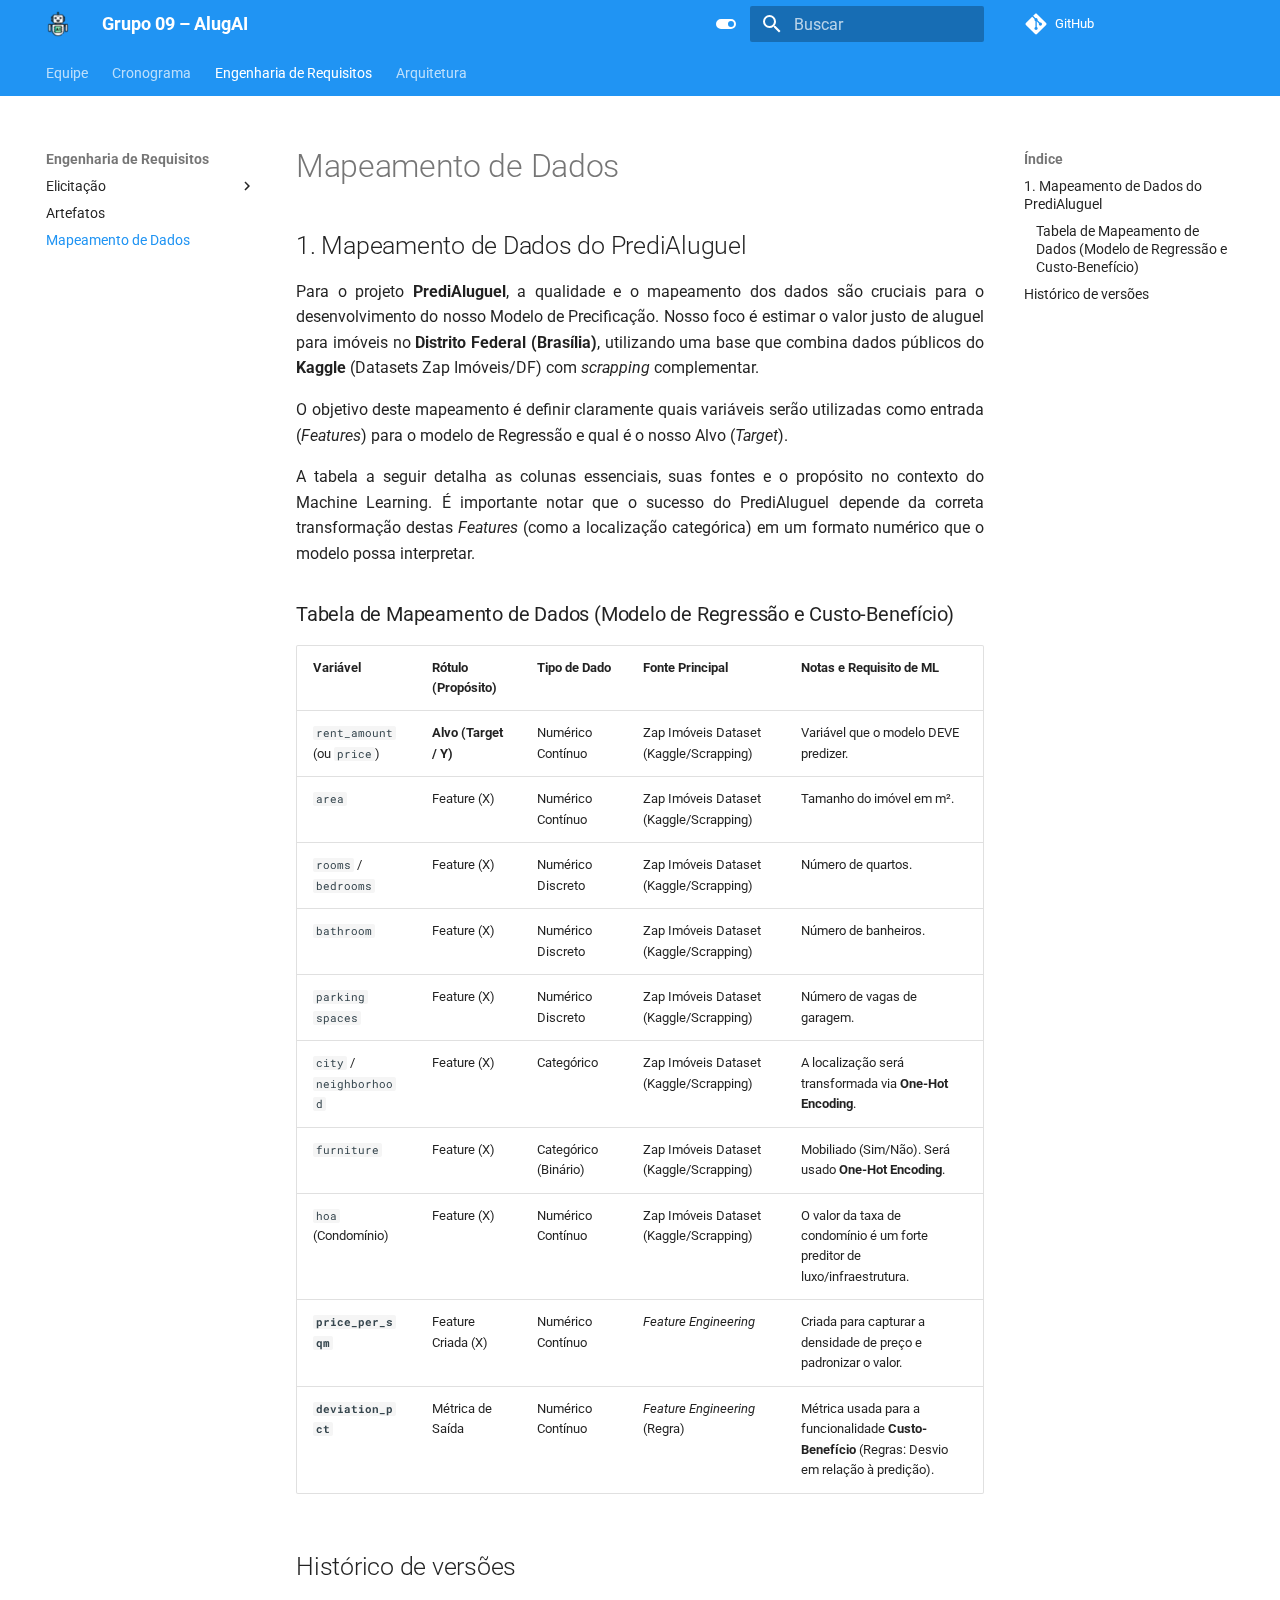
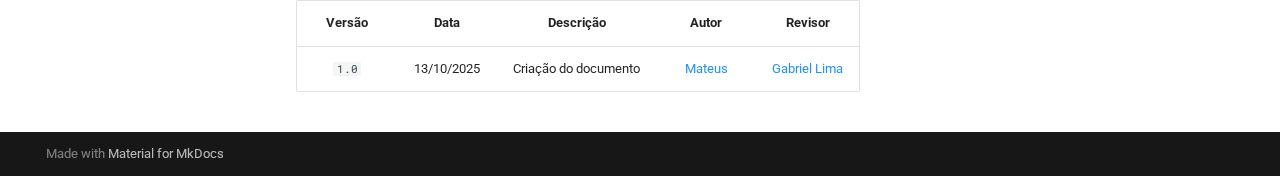
<file: Design_thinking/mapeamento_dados/index.html>
<!doctype html>
<html lang="pt" class="no-js">
  <head>
    
      <meta charset="utf-8">
      <meta name="viewport" content="width=device-width,initial-scale=1">
      
      
      
        <link rel="canonical" href="https://unb-sistemas-de-machine-learning.github.io/Grupo09-PrediAluguel/Design_thinking/mapeamento_dados/">
      
      
        <link rel="prev" href="../design_thinking/">
      
      
        <link rel="next" href="../../Arquitetura/arquitetura_dados/">
      
      
        
      
      
      <link rel="icon" href="../../assets/logo_agente.png">
      <meta name="generator" content="mkdocs-1.6.1, mkdocs-material-9.7.0">
    
    
      
        <title>Mapeamento de Dados - Grupo 09 – AlugAI</title>
      
    
    
      <link rel="stylesheet" href="../../assets/stylesheets/main.618322db.min.css">
      
        
        <link rel="stylesheet" href="../../assets/stylesheets/palette.ab4e12ef.min.css">
      
      


    
    
      
    
    
      
        
        
        <link rel="preconnect" href="https://fonts.gstatic.com" crossorigin>
        <link rel="stylesheet" href="https://fonts.googleapis.com/css?family=Roboto:300,300i,400,400i,700,700i%7CRoboto+Mono:400,400i,700,700i&display=fallback">
        <style>:root{--md-text-font:"Roboto";--md-code-font:"Roboto Mono"}</style>
      
    
    
      <link rel="stylesheet" href="../../stylesheets/extra.css">
    
    <script>__md_scope=new URL("../..",location),__md_hash=e=>[...e].reduce(((e,_)=>(e<<5)-e+_.charCodeAt(0)),0),__md_get=(e,_=localStorage,t=__md_scope)=>JSON.parse(_.getItem(t.pathname+"."+e)),__md_set=(e,_,t=localStorage,a=__md_scope)=>{try{t.setItem(a.pathname+"."+e,JSON.stringify(_))}catch(e){}}</script>
    
      
  


  
  

<script id="__analytics">function __md_analytics(){function e(){dataLayer.push(arguments)}window.dataLayer=window.dataLayer||[],e("js",new Date),e("config","G-7QVWYC7EZJ"),document.addEventListener("DOMContentLoaded",(function(){document.forms.search&&document.forms.search.query.addEventListener("blur",(function(){this.value&&e("event","search",{search_term:this.value})}));document$.subscribe((function(){var t=document.forms.feedback;if(void 0!==t)for(var a of t.querySelectorAll("[type=submit]"))a.addEventListener("click",(function(a){a.preventDefault();var n=document.location.pathname,d=this.getAttribute("data-md-value");e("event","feedback",{page:n,data:d}),t.firstElementChild.disabled=!0;var r=t.querySelector(".md-feedback__note [data-md-value='"+d+"']");r&&(r.hidden=!1)})),t.hidden=!1})),location$.subscribe((function(t){e("config","G-7QVWYC7EZJ",{page_path:t.pathname})}))}));var t=document.createElement("script");t.async=!0,t.src="https://www.googletagmanager.com/gtag/js?id=G-7QVWYC7EZJ",document.getElementById("__analytics").insertAdjacentElement("afterEnd",t)}</script>
  
    <script>"undefined"!=typeof __md_analytics&&__md_analytics()</script>
  

    
    
  </head>
  
  
    
    
      
    
    
    
    
    <body dir="ltr" data-md-color-scheme="default" data-md-color-primary="blue" data-md-color-accent="custom">
  
    
    <input class="md-toggle" data-md-toggle="drawer" type="checkbox" id="__drawer" autocomplete="off">
    <input class="md-toggle" data-md-toggle="search" type="checkbox" id="__search" autocomplete="off">
    <label class="md-overlay" for="__drawer"></label>
    <div data-md-component="skip">
      
        
        <a href="#1-mapeamento-de-dados-do-predialuguel" class="md-skip">
          Pular para conteúdo
        </a>
      
    </div>
    <div data-md-component="announce">
      
    </div>
    
    
      

<header class="md-header" data-md-component="header">
  <nav class="md-header__inner md-grid" aria-label="Cabeçalho">
    <a href="../.." title="Grupo 09 – AlugAI" class="md-header__button md-logo" aria-label="Grupo 09 – AlugAI" data-md-component="logo">
      
  <img src="../../assets/logo_agente.png" alt="logo">

    </a>
    <label class="md-header__button md-icon" for="__drawer">
      
      <svg xmlns="http://www.w3.org/2000/svg" viewBox="0 0 24 24"><path d="M3 6h18v2H3zm0 5h18v2H3zm0 5h18v2H3z"/></svg>
    </label>
    <div class="md-header__title" data-md-component="header-title">
      <div class="md-header__ellipsis">
        <div class="md-header__topic">
          <span class="md-ellipsis">
            Grupo 09 – AlugAI
          </span>
        </div>
        <div class="md-header__topic" data-md-component="header-topic">
          <span class="md-ellipsis">
            
              Mapeamento de Dados
            
          </span>
        </div>
      </div>
    </div>
    
      
        <form class="md-header__option" data-md-component="palette">
  
    
    
    
    <input class="md-option" data-md-color-media="" data-md-color-scheme="default" data-md-color-primary="blue" data-md-color-accent="custom"  aria-label="Mudar para o modo escuro"  type="radio" name="__palette" id="__palette_0">
    
      <label class="md-header__button md-icon" title="Mudar para o modo escuro" for="__palette_1" hidden>
        <svg xmlns="http://www.w3.org/2000/svg" viewBox="0 0 24 24"><path d="M17 7H7a5 5 0 0 0-5 5 5 5 0 0 0 5 5h10a5 5 0 0 0 5-5 5 5 0 0 0-5-5m0 8a3 3 0 0 1-3-3 3 3 0 0 1 3-3 3 3 0 0 1 3 3 3 3 0 0 1-3 3"/></svg>
      </label>
    
  
    
    
    
    <input class="md-option" data-md-color-media="" data-md-color-scheme="slate" data-md-color-primary="blue" data-md-color-accent="custom"  aria-label="Mudar para o modo claro"  type="radio" name="__palette" id="__palette_1">
    
      <label class="md-header__button md-icon" title="Mudar para o modo claro" for="__palette_0" hidden>
        <svg xmlns="http://www.w3.org/2000/svg" viewBox="0 0 24 24"><path d="M17 6H7c-3.31 0-6 2.69-6 6s2.69 6 6 6h10c3.31 0 6-2.69 6-6s-2.69-6-6-6m0 10H7c-2.21 0-4-1.79-4-4s1.79-4 4-4h10c2.21 0 4 1.79 4 4s-1.79 4-4 4M7 9c-1.66 0-3 1.34-3 3s1.34 3 3 3 3-1.34 3-3-1.34-3-3-3"/></svg>
      </label>
    
  
</form>
      
    
    
      <script>var palette=__md_get("__palette");if(palette&&palette.color){if("(prefers-color-scheme)"===palette.color.media){var media=matchMedia("(prefers-color-scheme: light)"),input=document.querySelector(media.matches?"[data-md-color-media='(prefers-color-scheme: light)']":"[data-md-color-media='(prefers-color-scheme: dark)']");palette.color.media=input.getAttribute("data-md-color-media"),palette.color.scheme=input.getAttribute("data-md-color-scheme"),palette.color.primary=input.getAttribute("data-md-color-primary"),palette.color.accent=input.getAttribute("data-md-color-accent")}for(var[key,value]of Object.entries(palette.color))document.body.setAttribute("data-md-color-"+key,value)}</script>
    
    
    
      
      
        <label class="md-header__button md-icon" for="__search">
          
          <svg xmlns="http://www.w3.org/2000/svg" viewBox="0 0 24 24"><path d="M9.5 3A6.5 6.5 0 0 1 16 9.5c0 1.61-.59 3.09-1.56 4.23l.27.27h.79l5 5-1.5 1.5-5-5v-.79l-.27-.27A6.52 6.52 0 0 1 9.5 16 6.5 6.5 0 0 1 3 9.5 6.5 6.5 0 0 1 9.5 3m0 2C7 5 5 7 5 9.5S7 14 9.5 14 14 12 14 9.5 12 5 9.5 5"/></svg>
        </label>
        <div class="md-search" data-md-component="search" role="dialog">
  <label class="md-search__overlay" for="__search"></label>
  <div class="md-search__inner" role="search">
    <form class="md-search__form" name="search">
      <input type="text" class="md-search__input" name="query" aria-label="Buscar" placeholder="Buscar" autocapitalize="off" autocorrect="off" autocomplete="off" spellcheck="false" data-md-component="search-query" required>
      <label class="md-search__icon md-icon" for="__search">
        
        <svg xmlns="http://www.w3.org/2000/svg" viewBox="0 0 24 24"><path d="M9.5 3A6.5 6.5 0 0 1 16 9.5c0 1.61-.59 3.09-1.56 4.23l.27.27h.79l5 5-1.5 1.5-5-5v-.79l-.27-.27A6.52 6.52 0 0 1 9.5 16 6.5 6.5 0 0 1 3 9.5 6.5 6.5 0 0 1 9.5 3m0 2C7 5 5 7 5 9.5S7 14 9.5 14 14 12 14 9.5 12 5 9.5 5"/></svg>
        
        <svg xmlns="http://www.w3.org/2000/svg" viewBox="0 0 24 24"><path d="M20 11v2H8l5.5 5.5-1.42 1.42L4.16 12l7.92-7.92L13.5 5.5 8 11z"/></svg>
      </label>
      <nav class="md-search__options" aria-label="Pesquisar">
        
        <button type="reset" class="md-search__icon md-icon" title="Limpar" aria-label="Limpar" tabindex="-1">
          
          <svg xmlns="http://www.w3.org/2000/svg" viewBox="0 0 24 24"><path d="M19 6.41 17.59 5 12 10.59 6.41 5 5 6.41 10.59 12 5 17.59 6.41 19 12 13.41 17.59 19 19 17.59 13.41 12z"/></svg>
        </button>
      </nav>
      
    </form>
    <div class="md-search__output">
      <div class="md-search__scrollwrap" tabindex="0" data-md-scrollfix>
        <div class="md-search-result" data-md-component="search-result">
          <div class="md-search-result__meta">
            Inicializando busca
          </div>
          <ol class="md-search-result__list" role="presentation"></ol>
        </div>
      </div>
    </div>
  </div>
</div>
      
    
    
      <div class="md-header__source">
        <a href="https://github.com/unb-Sistemas-de-Machine-learning/Grupo09-PrediAluguel" title="Ir para repositório" class="md-source" data-md-component="source">
  <div class="md-source__icon md-icon">
    
    <svg xmlns="http://www.w3.org/2000/svg" viewBox="0 0 448 512"><!--! Font Awesome Free 7.1.0 by @fontawesome - https://fontawesome.com License - https://fontawesome.com/license/free (Icons: CC BY 4.0, Fonts: SIL OFL 1.1, Code: MIT License) Copyright 2025 Fonticons, Inc.--><path d="M439.6 236.1 244 40.5c-5.4-5.5-12.8-8.5-20.4-8.5s-15 3-20.4 8.4L162.5 81l51.5 51.5c27.1-9.1 52.7 16.8 43.4 43.7l49.7 49.7c34.2-11.8 61.2 31 35.5 56.7-26.5 26.5-70.2-2.9-56-37.3L240.3 199v121.9c25.3 12.5 22.3 41.8 9.1 55-6.4 6.4-15.2 10.1-24.3 10.1s-17.8-3.6-24.3-10.1c-17.6-17.6-11.1-46.9 11.2-56v-123c-20.8-8.5-24.6-30.7-18.6-45L142.6 101 8.5 235.1C3 240.6 0 247.9 0 255.5s3 15 8.5 20.4l195.6 195.7c5.4 5.4 12.7 8.4 20.4 8.4s15-3 20.4-8.4l194.7-194.7c5.4-5.4 8.4-12.8 8.4-20.4s-3-15-8.4-20.4"/></svg>
  </div>
  <div class="md-source__repository">
    GitHub
  </div>
</a>
      </div>
    
  </nav>
  
</header>
    
    <div class="md-container" data-md-component="container">
      
      
        
          
            
<nav class="md-tabs" aria-label="Abas" data-md-component="tabs">
  <div class="md-grid">
    <ul class="md-tabs__list">
      
        
  
  
  
  
    <li class="md-tabs__item">
      <a href="../.." class="md-tabs__link">
        
  
  
    
  
  Equipe

      </a>
    </li>
  

      
        
  
  
  
  
    
    
      <li class="md-tabs__item">
        <a href="../../Planejamento/cronograma/" class="md-tabs__link">
          
  
  
  Cronograma

        </a>
      </li>
    
  

      
        
  
  
  
    
  
  
    
    
      
  
  
  
    
  
  
    
    
      <li class="md-tabs__item md-tabs__item--active">
        <a href="../../Elicitacao/requisitosProduto/" class="md-tabs__link">
          
  
  
  Engenharia de Requisitos

        </a>
      </li>
    
  

    
  

      
        
  
  
  
  
    
    
      <li class="md-tabs__item">
        <a href="../../Arquitetura/arquitetura_dados/" class="md-tabs__link">
          
  
  
  Arquitetura

        </a>
      </li>
    
  

      
    </ul>
  </div>
</nav>
          
        
      
      <main class="md-main" data-md-component="main">
        <div class="md-main__inner md-grid">
          
            
              
              <div class="md-sidebar md-sidebar--primary" data-md-component="sidebar" data-md-type="navigation" >
                <div class="md-sidebar__scrollwrap">
                  <div class="md-sidebar__inner">
                    


  


<nav class="md-nav md-nav--primary md-nav--lifted" aria-label="Navegação" data-md-level="0">
  <label class="md-nav__title" for="__drawer">
    <a href="../.." title="Grupo 09 – AlugAI" class="md-nav__button md-logo" aria-label="Grupo 09 – AlugAI" data-md-component="logo">
      
  <img src="../../assets/logo_agente.png" alt="logo">

    </a>
    Grupo 09 – AlugAI
  </label>
  
    <div class="md-nav__source">
      <a href="https://github.com/unb-Sistemas-de-Machine-learning/Grupo09-PrediAluguel" title="Ir para repositório" class="md-source" data-md-component="source">
  <div class="md-source__icon md-icon">
    
    <svg xmlns="http://www.w3.org/2000/svg" viewBox="0 0 448 512"><!--! Font Awesome Free 7.1.0 by @fontawesome - https://fontawesome.com License - https://fontawesome.com/license/free (Icons: CC BY 4.0, Fonts: SIL OFL 1.1, Code: MIT License) Copyright 2025 Fonticons, Inc.--><path d="M439.6 236.1 244 40.5c-5.4-5.5-12.8-8.5-20.4-8.5s-15 3-20.4 8.4L162.5 81l51.5 51.5c27.1-9.1 52.7 16.8 43.4 43.7l49.7 49.7c34.2-11.8 61.2 31 35.5 56.7-26.5 26.5-70.2-2.9-56-37.3L240.3 199v121.9c25.3 12.5 22.3 41.8 9.1 55-6.4 6.4-15.2 10.1-24.3 10.1s-17.8-3.6-24.3-10.1c-17.6-17.6-11.1-46.9 11.2-56v-123c-20.8-8.5-24.6-30.7-18.6-45L142.6 101 8.5 235.1C3 240.6 0 247.9 0 255.5s3 15 8.5 20.4l195.6 195.7c5.4 5.4 12.7 8.4 20.4 8.4s15-3 20.4-8.4l194.7-194.7c5.4-5.4 8.4-12.8 8.4-20.4s-3-15-8.4-20.4"/></svg>
  </div>
  <div class="md-source__repository">
    GitHub
  </div>
</a>
    </div>
  
  <ul class="md-nav__list" data-md-scrollfix>
    
      
      
  
  
  
  
    <li class="md-nav__item">
      <a href="../.." class="md-nav__link">
        
  
  
  <span class="md-ellipsis">
    
  
    Equipe
  

    
  </span>
  
  

      </a>
    </li>
  

    
      
      
  
  
  
  
    
    
    
    
      
      
    
    
    <li class="md-nav__item md-nav__item--nested">
      
        
        
        <input class="md-nav__toggle md-toggle " type="checkbox" id="__nav_2" >
        
          
          <label class="md-nav__link" for="__nav_2" id="__nav_2_label" tabindex="0">
            
  
  
  <span class="md-ellipsis">
    
  
    Cronograma
  

    
  </span>
  
  

            <span class="md-nav__icon md-icon"></span>
          </label>
        
        <nav class="md-nav" data-md-level="1" aria-labelledby="__nav_2_label" aria-expanded="false">
          <label class="md-nav__title" for="__nav_2">
            <span class="md-nav__icon md-icon"></span>
            
  
    Cronograma
  

          </label>
          <ul class="md-nav__list" data-md-scrollfix>
            
              
                
  
  
  
  
    <li class="md-nav__item">
      <a href="../../Planejamento/cronograma/" class="md-nav__link">
        
  
  
  <span class="md-ellipsis">
    
  
    Sprints
  

    
  </span>
  
  

      </a>
    </li>
  

              
            
          </ul>
        </nav>
      
    </li>
  

    
      
      
  
  
    
  
  
  
    
    
    
    
      
        
        
      
      
    
    
    <li class="md-nav__item md-nav__item--active md-nav__item--section md-nav__item--nested">
      
        
        
        <input class="md-nav__toggle md-toggle " type="checkbox" id="__nav_3" checked>
        
          
          <label class="md-nav__link" for="__nav_3" id="__nav_3_label" tabindex="">
            
  
  
  <span class="md-ellipsis">
    
  
    Engenharia de Requisitos
  

    
  </span>
  
  

            <span class="md-nav__icon md-icon"></span>
          </label>
        
        <nav class="md-nav" data-md-level="1" aria-labelledby="__nav_3_label" aria-expanded="true">
          <label class="md-nav__title" for="__nav_3">
            <span class="md-nav__icon md-icon"></span>
            
  
    Engenharia de Requisitos
  

          </label>
          <ul class="md-nav__list" data-md-scrollfix>
            
              
                
  
  
  
  
    
    
    
    
      
      
    
    
    <li class="md-nav__item md-nav__item--nested">
      
        
        
        <input class="md-nav__toggle md-toggle " type="checkbox" id="__nav_3_1" >
        
          
          <label class="md-nav__link" for="__nav_3_1" id="__nav_3_1_label" tabindex="0">
            
  
  
  <span class="md-ellipsis">
    
  
    Elicitação
  

    
  </span>
  
  

            <span class="md-nav__icon md-icon"></span>
          </label>
        
        <nav class="md-nav" data-md-level="2" aria-labelledby="__nav_3_1_label" aria-expanded="false">
          <label class="md-nav__title" for="__nav_3_1">
            <span class="md-nav__icon md-icon"></span>
            
  
    Elicitação
  

          </label>
          <ul class="md-nav__list" data-md-scrollfix>
            
              
                
  
  
  
  
    <li class="md-nav__item">
      <a href="../../Elicitacao/requisitosProduto/" class="md-nav__link">
        
  
  
  <span class="md-ellipsis">
    
  
    Requisitos do Projeto
  

    
  </span>
  
  

      </a>
    </li>
  

              
            
              
                
  
  
  
  
    <li class="md-nav__item">
      <a href="../../Elicitacao/requisitosML/" class="md-nav__link">
        
  
  
  <span class="md-ellipsis">
    
  
    Requisitos de Machine Learning
  

    
  </span>
  
  

      </a>
    </li>
  

              
            
              
                
  
  
  
  
    <li class="md-nav__item">
      <a href="../../Elicitacao/backlog/" class="md-nav__link">
        
  
  
  <span class="md-ellipsis">
    
  
    Backlog
  

    
  </span>
  
  

      </a>
    </li>
  

              
            
              
                
  
  
  
  
    <li class="md-nav__item">
      <a href="../../Elicitacao/historias_de_usuario/" class="md-nav__link">
        
  
  
  <span class="md-ellipsis">
    
  
    Histórias de Usuário
  

    
  </span>
  
  

      </a>
    </li>
  

              
            
          </ul>
        </nav>
      
    </li>
  

              
            
              
                
  
  
  
  
    <li class="md-nav__item">
      <a href="../design_thinking/" class="md-nav__link">
        
  
  
  <span class="md-ellipsis">
    
  
    Artefatos
  

    
  </span>
  
  

      </a>
    </li>
  

              
            
              
                
  
  
    
  
  
  
    <li class="md-nav__item md-nav__item--active">
      
      <input class="md-nav__toggle md-toggle" type="checkbox" id="__toc">
      
      
      
        <label class="md-nav__link md-nav__link--active" for="__toc">
          
  
  
  <span class="md-ellipsis">
    
  
    Mapeamento de Dados
  

    
  </span>
  
  

          <span class="md-nav__icon md-icon"></span>
        </label>
      
      <a href="./" class="md-nav__link md-nav__link--active">
        
  
  
  <span class="md-ellipsis">
    
  
    Mapeamento de Dados
  

    
  </span>
  
  

      </a>
      
        

<nav class="md-nav md-nav--secondary" aria-label="Índice">
  
  
  
  
    <label class="md-nav__title" for="__toc">
      <span class="md-nav__icon md-icon"></span>
      Índice
    </label>
    <ul class="md-nav__list" data-md-component="toc" data-md-scrollfix>
      
        <li class="md-nav__item">
  <a href="#1-mapeamento-de-dados-do-predialuguel" class="md-nav__link">
    <span class="md-ellipsis">
      
        1. Mapeamento de Dados do PrediAluguel
      
    </span>
  </a>
  
    <nav class="md-nav" aria-label="1. Mapeamento de Dados do PrediAluguel">
      <ul class="md-nav__list">
        
          <li class="md-nav__item">
  <a href="#tabela-de-mapeamento-de-dados-modelo-de-regressao-e-custo-beneficio" class="md-nav__link">
    <span class="md-ellipsis">
      
        Tabela de Mapeamento de Dados (Modelo de Regressão e Custo-Benefício)
      
    </span>
  </a>
  
</li>
        
      </ul>
    </nav>
  
</li>
      
        <li class="md-nav__item">
  <a href="#historico-de-versoes" class="md-nav__link">
    <span class="md-ellipsis">
      
        Histórico de versões
      
    </span>
  </a>
  
</li>
      
    </ul>
  
</nav>
      
    </li>
  

              
            
          </ul>
        </nav>
      
    </li>
  

    
      
      
  
  
  
  
    
    
    
    
      
      
    
    
    <li class="md-nav__item md-nav__item--nested">
      
        
        
        <input class="md-nav__toggle md-toggle " type="checkbox" id="__nav_4" >
        
          
          <label class="md-nav__link" for="__nav_4" id="__nav_4_label" tabindex="0">
            
  
  
  <span class="md-ellipsis">
    
  
    Arquitetura
  

    
  </span>
  
  

            <span class="md-nav__icon md-icon"></span>
          </label>
        
        <nav class="md-nav" data-md-level="1" aria-labelledby="__nav_4_label" aria-expanded="false">
          <label class="md-nav__title" for="__nav_4">
            <span class="md-nav__icon md-icon"></span>
            
  
    Arquitetura
  

          </label>
          <ul class="md-nav__list" data-md-scrollfix>
            
              
                
  
  
  
  
    <li class="md-nav__item">
      <a href="../../Arquitetura/arquitetura_dados/" class="md-nav__link">
        
  
  
  <span class="md-ellipsis">
    
  
    Arquitetura de Dados
  

    
  </span>
  
  

      </a>
    </li>
  

              
            
              
                
  
  
  
  
    <li class="md-nav__item">
      <a href="../../Arquitetura/engenharia_dados/" class="md-nav__link">
        
  
  
  <span class="md-ellipsis">
    
  
    Engenharia de Dados
  

    
  </span>
  
  

      </a>
    </li>
  

              
            
          </ul>
        </nav>
      
    </li>
  

    
  </ul>
</nav>
                  </div>
                </div>
              </div>
            
            
              
              <div class="md-sidebar md-sidebar--secondary" data-md-component="sidebar" data-md-type="toc" >
                <div class="md-sidebar__scrollwrap">
                  <div class="md-sidebar__inner">
                    

<nav class="md-nav md-nav--secondary" aria-label="Índice">
  
  
  
  
    <label class="md-nav__title" for="__toc">
      <span class="md-nav__icon md-icon"></span>
      Índice
    </label>
    <ul class="md-nav__list" data-md-component="toc" data-md-scrollfix>
      
        <li class="md-nav__item">
  <a href="#1-mapeamento-de-dados-do-predialuguel" class="md-nav__link">
    <span class="md-ellipsis">
      
        1. Mapeamento de Dados do PrediAluguel
      
    </span>
  </a>
  
    <nav class="md-nav" aria-label="1. Mapeamento de Dados do PrediAluguel">
      <ul class="md-nav__list">
        
          <li class="md-nav__item">
  <a href="#tabela-de-mapeamento-de-dados-modelo-de-regressao-e-custo-beneficio" class="md-nav__link">
    <span class="md-ellipsis">
      
        Tabela de Mapeamento de Dados (Modelo de Regressão e Custo-Benefício)
      
    </span>
  </a>
  
</li>
        
      </ul>
    </nav>
  
</li>
      
        <li class="md-nav__item">
  <a href="#historico-de-versoes" class="md-nav__link">
    <span class="md-ellipsis">
      
        Histórico de versões
      
    </span>
  </a>
  
</li>
      
    </ul>
  
</nav>
                  </div>
                </div>
              </div>
            
          
          
            <div class="md-content" data-md-component="content">
              
              <article class="md-content__inner md-typeset">
                
                  


  
  


  <h1>Mapeamento de Dados</h1>

<h2 id="1-mapeamento-de-dados-do-predialuguel">1. Mapeamento de Dados do PrediAluguel</h2>
<p>Para o projeto <strong>PrediAluguel</strong>, a qualidade e o mapeamento dos dados são cruciais para o desenvolvimento do nosso Modelo de Precificação. Nosso foco é estimar o valor justo de aluguel para imóveis no <strong>Distrito Federal (Brasília)</strong>, utilizando uma base que combina dados públicos do <strong>Kaggle</strong> (Datasets Zap Imóveis/DF) com <em>scrapping</em> complementar.</p>
<p>O objetivo deste mapeamento é definir claramente quais variáveis serão utilizadas como entrada (<em>Features</em>) para o modelo de Regressão e qual é o nosso Alvo (<em>Target</em>).</p>
<p>A tabela a seguir detalha as colunas essenciais, suas fontes e o propósito no contexto do Machine Learning. É importante notar que o sucesso do PrediAluguel depende da correta transformação destas <em>Features</em> (como a localização categórica) em um formato numérico que o modelo possa interpretar.</p>
<h3 id="tabela-de-mapeamento-de-dados-modelo-de-regressao-e-custo-beneficio">Tabela de Mapeamento de Dados (Modelo de Regressão e Custo-Benefício)</h3>
<table>
<thead>
<tr>
<th style="text-align: left;">Variável</th>
<th style="text-align: left;">Rótulo (Propósito)</th>
<th style="text-align: left;">Tipo de Dado</th>
<th style="text-align: left;">Fonte Principal</th>
<th style="text-align: left;">Notas e Requisito de ML</th>
</tr>
</thead>
<tbody>
<tr>
<td style="text-align: left;"><code>rent_amount</code> (ou <code>price</code>)</td>
<td style="text-align: left;"><strong>Alvo (Target / Y)</strong></td>
<td style="text-align: left;">Numérico Contínuo</td>
<td style="text-align: left;">Zap Imóveis Dataset (Kaggle/Scrapping)</td>
<td style="text-align: left;">Variável que o modelo DEVE predizer.</td>
</tr>
<tr>
<td style="text-align: left;"><code>area</code></td>
<td style="text-align: left;">Feature (X)</td>
<td style="text-align: left;">Numérico Contínuo</td>
<td style="text-align: left;">Zap Imóveis Dataset (Kaggle/Scrapping)</td>
<td style="text-align: left;">Tamanho do imóvel em m².</td>
</tr>
<tr>
<td style="text-align: left;"><code>rooms</code> / <code>bedrooms</code></td>
<td style="text-align: left;">Feature (X)</td>
<td style="text-align: left;">Numérico Discreto</td>
<td style="text-align: left;">Zap Imóveis Dataset (Kaggle/Scrapping)</td>
<td style="text-align: left;">Número de quartos.</td>
</tr>
<tr>
<td style="text-align: left;"><code>bathroom</code></td>
<td style="text-align: left;">Feature (X)</td>
<td style="text-align: left;">Numérico Discreto</td>
<td style="text-align: left;">Zap Imóveis Dataset (Kaggle/Scrapping)</td>
<td style="text-align: left;">Número de banheiros.</td>
</tr>
<tr>
<td style="text-align: left;"><code>parking spaces</code></td>
<td style="text-align: left;">Feature (X)</td>
<td style="text-align: left;">Numérico Discreto</td>
<td style="text-align: left;">Zap Imóveis Dataset (Kaggle/Scrapping)</td>
<td style="text-align: left;">Número de vagas de garagem.</td>
</tr>
<tr>
<td style="text-align: left;"><code>city</code> / <code>neighborhood</code></td>
<td style="text-align: left;">Feature (X)</td>
<td style="text-align: left;">Categórico</td>
<td style="text-align: left;">Zap Imóveis Dataset (Kaggle/Scrapping)</td>
<td style="text-align: left;">A localização será transformada via <strong>One-Hot Encoding</strong>.</td>
</tr>
<tr>
<td style="text-align: left;"><code>furniture</code></td>
<td style="text-align: left;">Feature (X)</td>
<td style="text-align: left;">Categórico (Binário)</td>
<td style="text-align: left;">Zap Imóveis Dataset (Kaggle/Scrapping)</td>
<td style="text-align: left;">Mobiliado (Sim/Não). Será usado <strong>One-Hot Encoding</strong>.</td>
</tr>
<tr>
<td style="text-align: left;"><code>hoa</code> (Condomínio)</td>
<td style="text-align: left;">Feature (X)</td>
<td style="text-align: left;">Numérico Contínuo</td>
<td style="text-align: left;">Zap Imóveis Dataset (Kaggle/Scrapping)</td>
<td style="text-align: left;">O valor da taxa de condomínio é um forte preditor de luxo/infraestrutura.</td>
</tr>
<tr>
<td style="text-align: left;"><strong><code>price_per_sqm</code></strong></td>
<td style="text-align: left;">Feature Criada (X)</td>
<td style="text-align: left;">Numérico Contínuo</td>
<td style="text-align: left;"><em>Feature Engineering</em></td>
<td style="text-align: left;">Criada para capturar a densidade de preço e padronizar o valor.</td>
</tr>
<tr>
<td style="text-align: left;"><strong><code>deviation_pct</code></strong></td>
<td style="text-align: left;">Métrica de Saída</td>
<td style="text-align: left;">Numérico Contínuo</td>
<td style="text-align: left;"><em>Feature Engineering</em> (Regra)</td>
<td style="text-align: left;">Métrica usada para a funcionalidade <strong>Custo-Benefício</strong> (Regras: Desvio em relação à predição).</td>
</tr>
</tbody>
</table>
<h2 id="historico-de-versoes">Histórico de versões</h2>
<table>
<thead>
<tr>
<th style="text-align: center;">Versão</th>
<th style="text-align: center;">Data</th>
<th style="text-align: center;">Descrição</th>
<th style="text-align: center;">Autor</th>
<th style="text-align: center;">Revisor</th>
</tr>
</thead>
<tbody>
<tr>
<td style="text-align: center;"><code>1.0</code></td>
<td style="text-align: center;">13/10/2025</td>
<td style="text-align: center;">Criação do documento</td>
<td style="text-align: center;"><a href="">Mateus</a></td>
<td style="text-align: center;"><a href="https://github.com/gabriel-lima258">Gabriel Lima</a></td>
</tr>
</tbody>
</table>









  




                
              </article>
            </div>
          
          
<script>var target=document.getElementById(location.hash.slice(1));target&&target.name&&(target.checked=target.name.startsWith("__tabbed_"))</script>
        </div>
        
          <button type="button" class="md-top md-icon" data-md-component="top" hidden>
  
  <svg xmlns="http://www.w3.org/2000/svg" viewBox="0 0 24 24"><path d="M13 20h-2V8l-5.5 5.5-1.42-1.42L12 4.16l7.92 7.92-1.42 1.42L13 8z"/></svg>
  Voltar para o topo
</button>
        
      </main>
      
        <footer class="md-footer">
  
  <div class="md-footer-meta md-typeset">
    <div class="md-footer-meta__inner md-grid">
      <div class="md-copyright">
  
  
    Made with
    <a href="https://squidfunk.github.io/mkdocs-material/" target="_blank" rel="noopener">
      Material for MkDocs
    </a>
  
</div>
      
    </div>
  </div>
</footer>
      
    </div>
    <div class="md-dialog" data-md-component="dialog">
      <div class="md-dialog__inner md-typeset"></div>
    </div>
    
    
    
      
      
      <script id="__config" type="application/json">{"annotate": null, "base": "../..", "features": ["navigation.tabs", "navigation.top"], "search": "../../assets/javascripts/workers/search.7a47a382.min.js", "tags": null, "translations": {"clipboard.copied": "Copiado para \u00e1rea de transfer\u00eancia", "clipboard.copy": "Copiar para \u00e1rea de transfer\u00eancia", "search.result.more.one": "mais 1 nesta p\u00e1gina", "search.result.more.other": "# mais nesta p\u00e1gina", "search.result.none": "Nenhum documento encontrado", "search.result.one": "1 documento encontrado", "search.result.other": "# documentos encontrados", "search.result.placeholder": "Digite para iniciar a busca", "search.result.term.missing": "Ausente", "select.version": "Selecione a vers\u00e3o"}, "version": null}</script>
    
    
      <script src="../../assets/javascripts/bundle.e71a0d61.min.js"></script>
      
    
  </body>
</html>
</file>
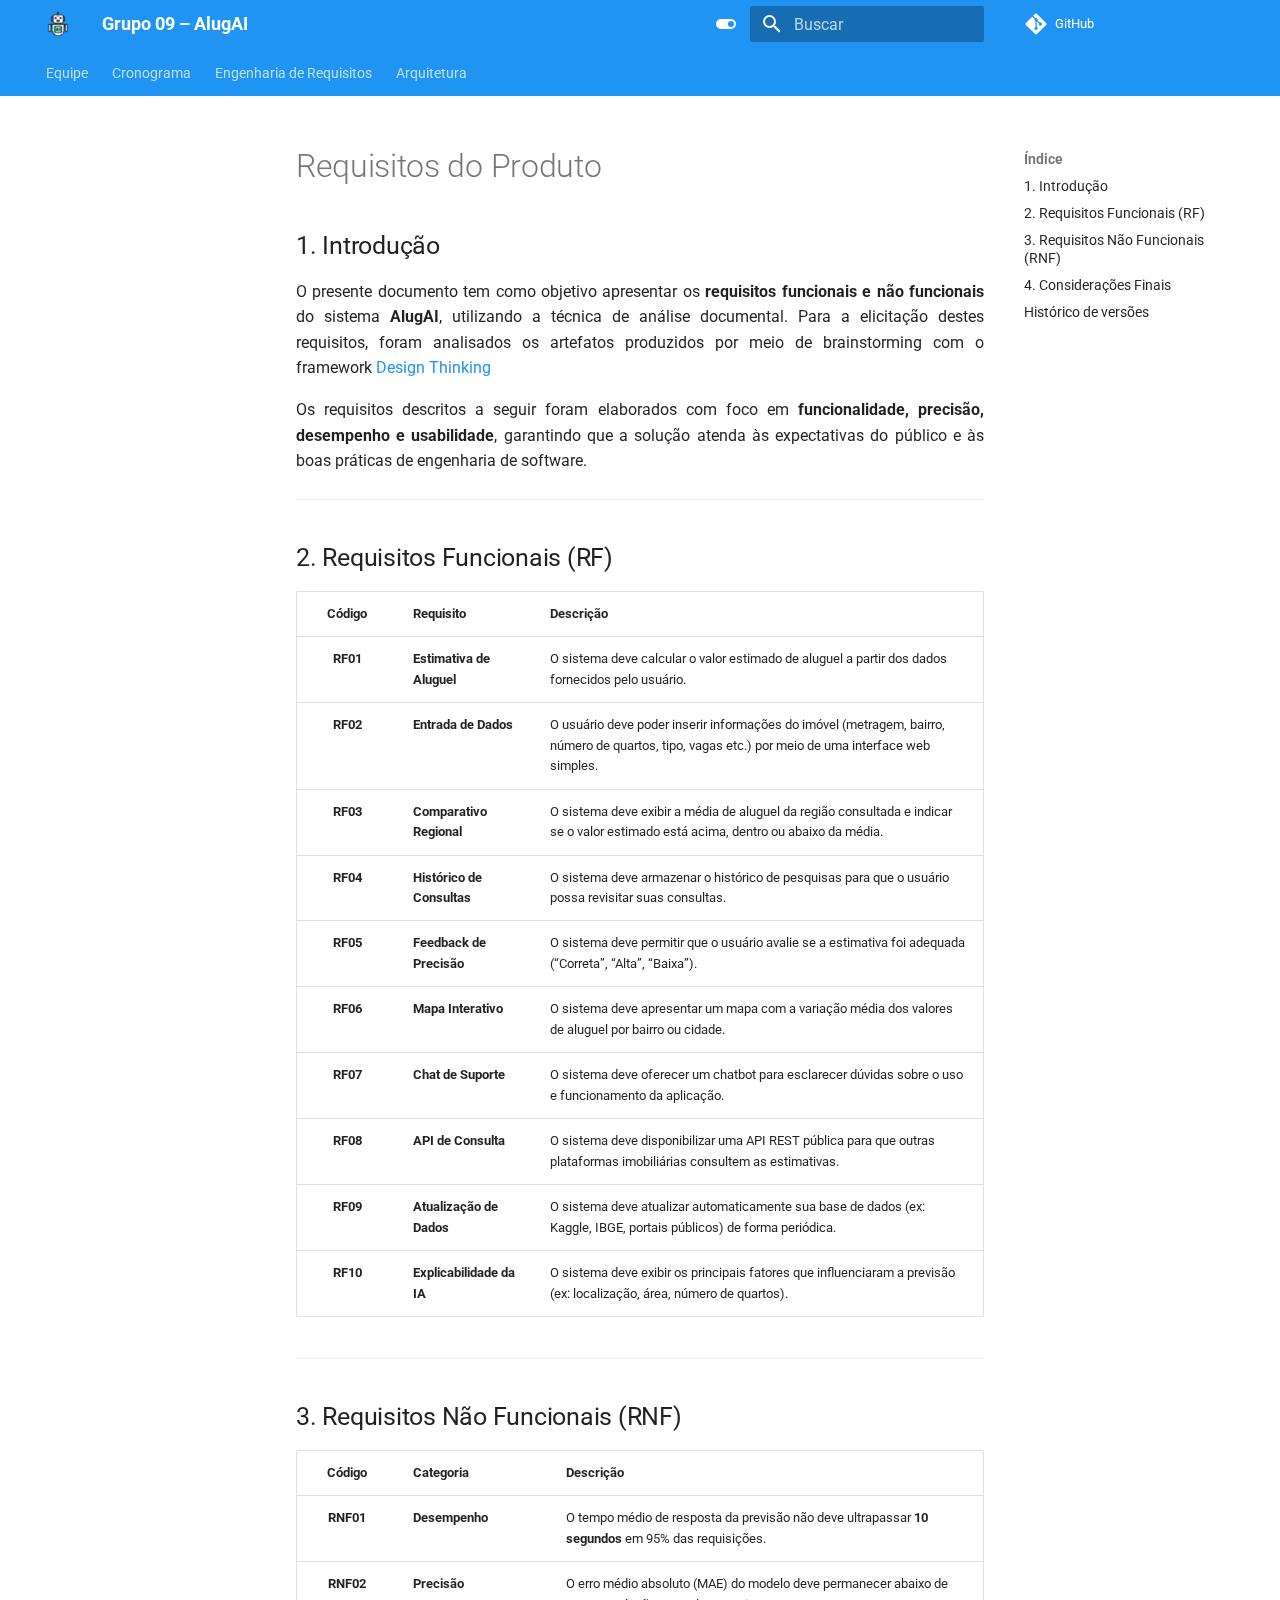
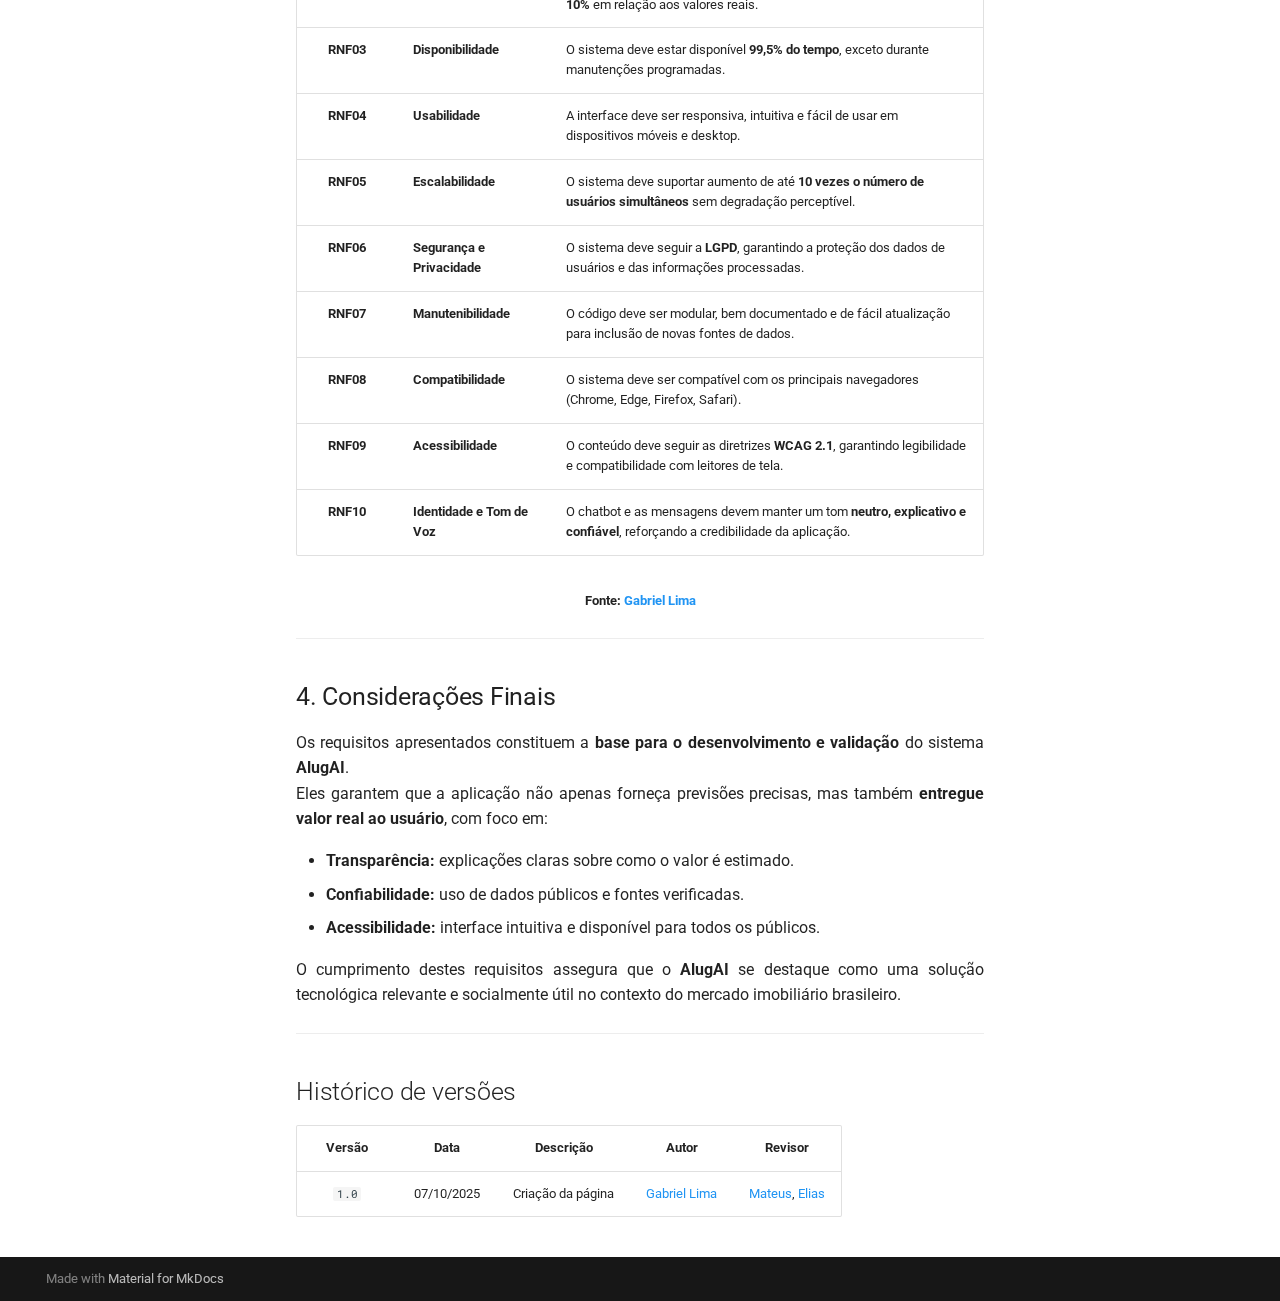
<file: Design_thinking/requisitosProduto/index.html>
<!doctype html>
<html lang="pt" class="no-js">
  <head>
    
      <meta charset="utf-8">
      <meta name="viewport" content="width=device-width,initial-scale=1">
      
      
      
        <link rel="canonical" href="https://unb-sistemas-de-machine-learning.github.io/Grupo09-PrediAluguel/Design_thinking/requisitosProduto/">
      
      
      
      
        
      
      
      <link rel="icon" href="../../assets/logo_agente.png">
      <meta name="generator" content="mkdocs-1.6.1, mkdocs-material-9.7.0">
    
    
      
        <title>Requisitos do Produto - Grupo 09 – AlugAI</title>
      
    
    
      <link rel="stylesheet" href="../../assets/stylesheets/main.618322db.min.css">
      
        
        <link rel="stylesheet" href="../../assets/stylesheets/palette.ab4e12ef.min.css">
      
      


    
    
      
    
    
      
        
        
        <link rel="preconnect" href="https://fonts.gstatic.com" crossorigin>
        <link rel="stylesheet" href="https://fonts.googleapis.com/css?family=Roboto:300,300i,400,400i,700,700i%7CRoboto+Mono:400,400i,700,700i&display=fallback">
        <style>:root{--md-text-font:"Roboto";--md-code-font:"Roboto Mono"}</style>
      
    
    
      <link rel="stylesheet" href="../../stylesheets/extra.css">
    
    <script>__md_scope=new URL("../..",location),__md_hash=e=>[...e].reduce(((e,_)=>(e<<5)-e+_.charCodeAt(0)),0),__md_get=(e,_=localStorage,t=__md_scope)=>JSON.parse(_.getItem(t.pathname+"."+e)),__md_set=(e,_,t=localStorage,a=__md_scope)=>{try{t.setItem(a.pathname+"."+e,JSON.stringify(_))}catch(e){}}</script>
    
      
  


  
  

<script id="__analytics">function __md_analytics(){function e(){dataLayer.push(arguments)}window.dataLayer=window.dataLayer||[],e("js",new Date),e("config","G-7QVWYC7EZJ"),document.addEventListener("DOMContentLoaded",(function(){document.forms.search&&document.forms.search.query.addEventListener("blur",(function(){this.value&&e("event","search",{search_term:this.value})}));document$.subscribe((function(){var t=document.forms.feedback;if(void 0!==t)for(var a of t.querySelectorAll("[type=submit]"))a.addEventListener("click",(function(a){a.preventDefault();var n=document.location.pathname,d=this.getAttribute("data-md-value");e("event","feedback",{page:n,data:d}),t.firstElementChild.disabled=!0;var r=t.querySelector(".md-feedback__note [data-md-value='"+d+"']");r&&(r.hidden=!1)})),t.hidden=!1})),location$.subscribe((function(t){e("config","G-7QVWYC7EZJ",{page_path:t.pathname})}))}));var t=document.createElement("script");t.async=!0,t.src="https://www.googletagmanager.com/gtag/js?id=G-7QVWYC7EZJ",document.getElementById("__analytics").insertAdjacentElement("afterEnd",t)}</script>
  
    <script>"undefined"!=typeof __md_analytics&&__md_analytics()</script>
  

    
    
  </head>
  
  
    
    
      
    
    
    
    
    <body dir="ltr" data-md-color-scheme="default" data-md-color-primary="blue" data-md-color-accent="custom">
  
    
    <input class="md-toggle" data-md-toggle="drawer" type="checkbox" id="__drawer" autocomplete="off">
    <input class="md-toggle" data-md-toggle="search" type="checkbox" id="__search" autocomplete="off">
    <label class="md-overlay" for="__drawer"></label>
    <div data-md-component="skip">
      
        
        <a href="#requisitos-do-produto" class="md-skip">
          Pular para conteúdo
        </a>
      
    </div>
    <div data-md-component="announce">
      
    </div>
    
    
      

<header class="md-header" data-md-component="header">
  <nav class="md-header__inner md-grid" aria-label="Cabeçalho">
    <a href="../.." title="Grupo 09 – AlugAI" class="md-header__button md-logo" aria-label="Grupo 09 – AlugAI" data-md-component="logo">
      
  <img src="../../assets/logo_agente.png" alt="logo">

    </a>
    <label class="md-header__button md-icon" for="__drawer">
      
      <svg xmlns="http://www.w3.org/2000/svg" viewBox="0 0 24 24"><path d="M3 6h18v2H3zm0 5h18v2H3zm0 5h18v2H3z"/></svg>
    </label>
    <div class="md-header__title" data-md-component="header-title">
      <div class="md-header__ellipsis">
        <div class="md-header__topic">
          <span class="md-ellipsis">
            Grupo 09 – AlugAI
          </span>
        </div>
        <div class="md-header__topic" data-md-component="header-topic">
          <span class="md-ellipsis">
            
              Requisitos do Produto
            
          </span>
        </div>
      </div>
    </div>
    
      
        <form class="md-header__option" data-md-component="palette">
  
    
    
    
    <input class="md-option" data-md-color-media="" data-md-color-scheme="default" data-md-color-primary="blue" data-md-color-accent="custom"  aria-label="Mudar para o modo escuro"  type="radio" name="__palette" id="__palette_0">
    
      <label class="md-header__button md-icon" title="Mudar para o modo escuro" for="__palette_1" hidden>
        <svg xmlns="http://www.w3.org/2000/svg" viewBox="0 0 24 24"><path d="M17 7H7a5 5 0 0 0-5 5 5 5 0 0 0 5 5h10a5 5 0 0 0 5-5 5 5 0 0 0-5-5m0 8a3 3 0 0 1-3-3 3 3 0 0 1 3-3 3 3 0 0 1 3 3 3 3 0 0 1-3 3"/></svg>
      </label>
    
  
    
    
    
    <input class="md-option" data-md-color-media="" data-md-color-scheme="slate" data-md-color-primary="blue" data-md-color-accent="custom"  aria-label="Mudar para o modo claro"  type="radio" name="__palette" id="__palette_1">
    
      <label class="md-header__button md-icon" title="Mudar para o modo claro" for="__palette_0" hidden>
        <svg xmlns="http://www.w3.org/2000/svg" viewBox="0 0 24 24"><path d="M17 6H7c-3.31 0-6 2.69-6 6s2.69 6 6 6h10c3.31 0 6-2.69 6-6s-2.69-6-6-6m0 10H7c-2.21 0-4-1.79-4-4s1.79-4 4-4h10c2.21 0 4 1.79 4 4s-1.79 4-4 4M7 9c-1.66 0-3 1.34-3 3s1.34 3 3 3 3-1.34 3-3-1.34-3-3-3"/></svg>
      </label>
    
  
</form>
      
    
    
      <script>var palette=__md_get("__palette");if(palette&&palette.color){if("(prefers-color-scheme)"===palette.color.media){var media=matchMedia("(prefers-color-scheme: light)"),input=document.querySelector(media.matches?"[data-md-color-media='(prefers-color-scheme: light)']":"[data-md-color-media='(prefers-color-scheme: dark)']");palette.color.media=input.getAttribute("data-md-color-media"),palette.color.scheme=input.getAttribute("data-md-color-scheme"),palette.color.primary=input.getAttribute("data-md-color-primary"),palette.color.accent=input.getAttribute("data-md-color-accent")}for(var[key,value]of Object.entries(palette.color))document.body.setAttribute("data-md-color-"+key,value)}</script>
    
    
    
      
      
        <label class="md-header__button md-icon" for="__search">
          
          <svg xmlns="http://www.w3.org/2000/svg" viewBox="0 0 24 24"><path d="M9.5 3A6.5 6.5 0 0 1 16 9.5c0 1.61-.59 3.09-1.56 4.23l.27.27h.79l5 5-1.5 1.5-5-5v-.79l-.27-.27A6.52 6.52 0 0 1 9.5 16 6.5 6.5 0 0 1 3 9.5 6.5 6.5 0 0 1 9.5 3m0 2C7 5 5 7 5 9.5S7 14 9.5 14 14 12 14 9.5 12 5 9.5 5"/></svg>
        </label>
        <div class="md-search" data-md-component="search" role="dialog">
  <label class="md-search__overlay" for="__search"></label>
  <div class="md-search__inner" role="search">
    <form class="md-search__form" name="search">
      <input type="text" class="md-search__input" name="query" aria-label="Buscar" placeholder="Buscar" autocapitalize="off" autocorrect="off" autocomplete="off" spellcheck="false" data-md-component="search-query" required>
      <label class="md-search__icon md-icon" for="__search">
        
        <svg xmlns="http://www.w3.org/2000/svg" viewBox="0 0 24 24"><path d="M9.5 3A6.5 6.5 0 0 1 16 9.5c0 1.61-.59 3.09-1.56 4.23l.27.27h.79l5 5-1.5 1.5-5-5v-.79l-.27-.27A6.52 6.52 0 0 1 9.5 16 6.5 6.5 0 0 1 3 9.5 6.5 6.5 0 0 1 9.5 3m0 2C7 5 5 7 5 9.5S7 14 9.5 14 14 12 14 9.5 12 5 9.5 5"/></svg>
        
        <svg xmlns="http://www.w3.org/2000/svg" viewBox="0 0 24 24"><path d="M20 11v2H8l5.5 5.5-1.42 1.42L4.16 12l7.92-7.92L13.5 5.5 8 11z"/></svg>
      </label>
      <nav class="md-search__options" aria-label="Pesquisar">
        
        <button type="reset" class="md-search__icon md-icon" title="Limpar" aria-label="Limpar" tabindex="-1">
          
          <svg xmlns="http://www.w3.org/2000/svg" viewBox="0 0 24 24"><path d="M19 6.41 17.59 5 12 10.59 6.41 5 5 6.41 10.59 12 5 17.59 6.41 19 12 13.41 17.59 19 19 17.59 13.41 12z"/></svg>
        </button>
      </nav>
      
    </form>
    <div class="md-search__output">
      <div class="md-search__scrollwrap" tabindex="0" data-md-scrollfix>
        <div class="md-search-result" data-md-component="search-result">
          <div class="md-search-result__meta">
            Inicializando busca
          </div>
          <ol class="md-search-result__list" role="presentation"></ol>
        </div>
      </div>
    </div>
  </div>
</div>
      
    
    
      <div class="md-header__source">
        <a href="https://github.com/unb-Sistemas-de-Machine-learning/Grupo09-PrediAluguel" title="Ir para repositório" class="md-source" data-md-component="source">
  <div class="md-source__icon md-icon">
    
    <svg xmlns="http://www.w3.org/2000/svg" viewBox="0 0 448 512"><!--! Font Awesome Free 7.1.0 by @fontawesome - https://fontawesome.com License - https://fontawesome.com/license/free (Icons: CC BY 4.0, Fonts: SIL OFL 1.1, Code: MIT License) Copyright 2025 Fonticons, Inc.--><path d="M439.6 236.1 244 40.5c-5.4-5.5-12.8-8.5-20.4-8.5s-15 3-20.4 8.4L162.5 81l51.5 51.5c27.1-9.1 52.7 16.8 43.4 43.7l49.7 49.7c34.2-11.8 61.2 31 35.5 56.7-26.5 26.5-70.2-2.9-56-37.3L240.3 199v121.9c25.3 12.5 22.3 41.8 9.1 55-6.4 6.4-15.2 10.1-24.3 10.1s-17.8-3.6-24.3-10.1c-17.6-17.6-11.1-46.9 11.2-56v-123c-20.8-8.5-24.6-30.7-18.6-45L142.6 101 8.5 235.1C3 240.6 0 247.9 0 255.5s3 15 8.5 20.4l195.6 195.7c5.4 5.4 12.7 8.4 20.4 8.4s15-3 20.4-8.4l194.7-194.7c5.4-5.4 8.4-12.8 8.4-20.4s-3-15-8.4-20.4"/></svg>
  </div>
  <div class="md-source__repository">
    GitHub
  </div>
</a>
      </div>
    
  </nav>
  
</header>
    
    <div class="md-container" data-md-component="container">
      
      
        
          
            
<nav class="md-tabs" aria-label="Abas" data-md-component="tabs">
  <div class="md-grid">
    <ul class="md-tabs__list">
      
        
  
  
  
  
    <li class="md-tabs__item">
      <a href="../.." class="md-tabs__link">
        
  
  
    
  
  Equipe

      </a>
    </li>
  

      
        
  
  
  
  
    
    
      <li class="md-tabs__item">
        <a href="../../Planejamento/cronograma/" class="md-tabs__link">
          
  
  
  Cronograma

        </a>
      </li>
    
  

      
        
  
  
  
  
    
    
      
  
  
  
  
    
    
      <li class="md-tabs__item">
        <a href="../../Elicitacao/requisitosProduto/" class="md-tabs__link">
          
  
  
  Engenharia de Requisitos

        </a>
      </li>
    
  

    
  

      
        
  
  
  
  
    
    
      <li class="md-tabs__item">
        <a href="../../Arquitetura/arquitetura_dados/" class="md-tabs__link">
          
  
  
  Arquitetura

        </a>
      </li>
    
  

      
    </ul>
  </div>
</nav>
          
        
      
      <main class="md-main" data-md-component="main">
        <div class="md-main__inner md-grid">
          
            
              
              <div class="md-sidebar md-sidebar--primary" data-md-component="sidebar" data-md-type="navigation" >
                <div class="md-sidebar__scrollwrap">
                  <div class="md-sidebar__inner">
                    


  


<nav class="md-nav md-nav--primary md-nav--lifted" aria-label="Navegação" data-md-level="0">
  <label class="md-nav__title" for="__drawer">
    <a href="../.." title="Grupo 09 – AlugAI" class="md-nav__button md-logo" aria-label="Grupo 09 – AlugAI" data-md-component="logo">
      
  <img src="../../assets/logo_agente.png" alt="logo">

    </a>
    Grupo 09 – AlugAI
  </label>
  
    <div class="md-nav__source">
      <a href="https://github.com/unb-Sistemas-de-Machine-learning/Grupo09-PrediAluguel" title="Ir para repositório" class="md-source" data-md-component="source">
  <div class="md-source__icon md-icon">
    
    <svg xmlns="http://www.w3.org/2000/svg" viewBox="0 0 448 512"><!--! Font Awesome Free 7.1.0 by @fontawesome - https://fontawesome.com License - https://fontawesome.com/license/free (Icons: CC BY 4.0, Fonts: SIL OFL 1.1, Code: MIT License) Copyright 2025 Fonticons, Inc.--><path d="M439.6 236.1 244 40.5c-5.4-5.5-12.8-8.5-20.4-8.5s-15 3-20.4 8.4L162.5 81l51.5 51.5c27.1-9.1 52.7 16.8 43.4 43.7l49.7 49.7c34.2-11.8 61.2 31 35.5 56.7-26.5 26.5-70.2-2.9-56-37.3L240.3 199v121.9c25.3 12.5 22.3 41.8 9.1 55-6.4 6.4-15.2 10.1-24.3 10.1s-17.8-3.6-24.3-10.1c-17.6-17.6-11.1-46.9 11.2-56v-123c-20.8-8.5-24.6-30.7-18.6-45L142.6 101 8.5 235.1C3 240.6 0 247.9 0 255.5s3 15 8.5 20.4l195.6 195.7c5.4 5.4 12.7 8.4 20.4 8.4s15-3 20.4-8.4l194.7-194.7c5.4-5.4 8.4-12.8 8.4-20.4s-3-15-8.4-20.4"/></svg>
  </div>
  <div class="md-source__repository">
    GitHub
  </div>
</a>
    </div>
  
  <ul class="md-nav__list" data-md-scrollfix>
    
      
      
  
  
  
  
    <li class="md-nav__item">
      <a href="../.." class="md-nav__link">
        
  
  
  <span class="md-ellipsis">
    
  
    Equipe
  

    
  </span>
  
  

      </a>
    </li>
  

    
      
      
  
  
  
  
    
    
    
    
      
      
    
    
    <li class="md-nav__item md-nav__item--nested">
      
        
        
        <input class="md-nav__toggle md-toggle " type="checkbox" id="__nav_2" >
        
          
          <label class="md-nav__link" for="__nav_2" id="__nav_2_label" tabindex="0">
            
  
  
  <span class="md-ellipsis">
    
  
    Cronograma
  

    
  </span>
  
  

            <span class="md-nav__icon md-icon"></span>
          </label>
        
        <nav class="md-nav" data-md-level="1" aria-labelledby="__nav_2_label" aria-expanded="false">
          <label class="md-nav__title" for="__nav_2">
            <span class="md-nav__icon md-icon"></span>
            
  
    Cronograma
  

          </label>
          <ul class="md-nav__list" data-md-scrollfix>
            
              
                
  
  
  
  
    <li class="md-nav__item">
      <a href="../../Planejamento/cronograma/" class="md-nav__link">
        
  
  
  <span class="md-ellipsis">
    
  
    Sprints
  

    
  </span>
  
  

      </a>
    </li>
  

              
            
          </ul>
        </nav>
      
    </li>
  

    
      
      
  
  
  
  
    
    
    
    
      
      
    
    
    <li class="md-nav__item md-nav__item--nested">
      
        
        
        <input class="md-nav__toggle md-toggle " type="checkbox" id="__nav_3" >
        
          
          <label class="md-nav__link" for="__nav_3" id="__nav_3_label" tabindex="0">
            
  
  
  <span class="md-ellipsis">
    
  
    Engenharia de Requisitos
  

    
  </span>
  
  

            <span class="md-nav__icon md-icon"></span>
          </label>
        
        <nav class="md-nav" data-md-level="1" aria-labelledby="__nav_3_label" aria-expanded="false">
          <label class="md-nav__title" for="__nav_3">
            <span class="md-nav__icon md-icon"></span>
            
  
    Engenharia de Requisitos
  

          </label>
          <ul class="md-nav__list" data-md-scrollfix>
            
              
                
  
  
  
  
    
    
    
    
      
      
    
    
    <li class="md-nav__item md-nav__item--nested">
      
        
        
        <input class="md-nav__toggle md-toggle " type="checkbox" id="__nav_3_1" >
        
          
          <label class="md-nav__link" for="__nav_3_1" id="__nav_3_1_label" tabindex="0">
            
  
  
  <span class="md-ellipsis">
    
  
    Elicitação
  

    
  </span>
  
  

            <span class="md-nav__icon md-icon"></span>
          </label>
        
        <nav class="md-nav" data-md-level="2" aria-labelledby="__nav_3_1_label" aria-expanded="false">
          <label class="md-nav__title" for="__nav_3_1">
            <span class="md-nav__icon md-icon"></span>
            
  
    Elicitação
  

          </label>
          <ul class="md-nav__list" data-md-scrollfix>
            
              
                
  
  
  
  
    <li class="md-nav__item">
      <a href="../../Elicitacao/requisitosProduto/" class="md-nav__link">
        
  
  
  <span class="md-ellipsis">
    
  
    Requisitos do Projeto
  

    
  </span>
  
  

      </a>
    </li>
  

              
            
              
                
  
  
  
  
    <li class="md-nav__item">
      <a href="../../Elicitacao/requisitosML/" class="md-nav__link">
        
  
  
  <span class="md-ellipsis">
    
  
    Requisitos de Machine Learning
  

    
  </span>
  
  

      </a>
    </li>
  

              
            
              
                
  
  
  
  
    <li class="md-nav__item">
      <a href="../../Elicitacao/backlog/" class="md-nav__link">
        
  
  
  <span class="md-ellipsis">
    
  
    Backlog
  

    
  </span>
  
  

      </a>
    </li>
  

              
            
              
                
  
  
  
  
    <li class="md-nav__item">
      <a href="../../Elicitacao/historias_de_usuario/" class="md-nav__link">
        
  
  
  <span class="md-ellipsis">
    
  
    Histórias de Usuário
  

    
  </span>
  
  

      </a>
    </li>
  

              
            
          </ul>
        </nav>
      
    </li>
  

              
            
              
                
  
  
  
  
    <li class="md-nav__item">
      <a href="../design_thinking/" class="md-nav__link">
        
  
  
  <span class="md-ellipsis">
    
  
    Artefatos
  

    
  </span>
  
  

      </a>
    </li>
  

              
            
              
                
  
  
  
  
    <li class="md-nav__item">
      <a href="../mapeamento_dados/" class="md-nav__link">
        
  
  
  <span class="md-ellipsis">
    
  
    Mapeamento de Dados
  

    
  </span>
  
  

      </a>
    </li>
  

              
            
          </ul>
        </nav>
      
    </li>
  

    
      
      
  
  
  
  
    
    
    
    
      
      
    
    
    <li class="md-nav__item md-nav__item--nested">
      
        
        
        <input class="md-nav__toggle md-toggle " type="checkbox" id="__nav_4" >
        
          
          <label class="md-nav__link" for="__nav_4" id="__nav_4_label" tabindex="0">
            
  
  
  <span class="md-ellipsis">
    
  
    Arquitetura
  

    
  </span>
  
  

            <span class="md-nav__icon md-icon"></span>
          </label>
        
        <nav class="md-nav" data-md-level="1" aria-labelledby="__nav_4_label" aria-expanded="false">
          <label class="md-nav__title" for="__nav_4">
            <span class="md-nav__icon md-icon"></span>
            
  
    Arquitetura
  

          </label>
          <ul class="md-nav__list" data-md-scrollfix>
            
              
                
  
  
  
  
    <li class="md-nav__item">
      <a href="../../Arquitetura/arquitetura_dados/" class="md-nav__link">
        
  
  
  <span class="md-ellipsis">
    
  
    Arquitetura de Dados
  

    
  </span>
  
  

      </a>
    </li>
  

              
            
              
                
  
  
  
  
    <li class="md-nav__item">
      <a href="../../Arquitetura/engenharia_dados/" class="md-nav__link">
        
  
  
  <span class="md-ellipsis">
    
  
    Engenharia de Dados
  

    
  </span>
  
  

      </a>
    </li>
  

              
            
          </ul>
        </nav>
      
    </li>
  

    
  </ul>
</nav>
                  </div>
                </div>
              </div>
            
            
              
              <div class="md-sidebar md-sidebar--secondary" data-md-component="sidebar" data-md-type="toc" >
                <div class="md-sidebar__scrollwrap">
                  <div class="md-sidebar__inner">
                    

<nav class="md-nav md-nav--secondary" aria-label="Índice">
  
  
  
    
  
  
    <label class="md-nav__title" for="__toc">
      <span class="md-nav__icon md-icon"></span>
      Índice
    </label>
    <ul class="md-nav__list" data-md-component="toc" data-md-scrollfix>
      
        <li class="md-nav__item">
  <a href="#1-introducao" class="md-nav__link">
    <span class="md-ellipsis">
      
        1. Introdução
      
    </span>
  </a>
  
</li>
      
        <li class="md-nav__item">
  <a href="#2-requisitos-funcionais-rf" class="md-nav__link">
    <span class="md-ellipsis">
      
        2. Requisitos Funcionais (RF)
      
    </span>
  </a>
  
</li>
      
        <li class="md-nav__item">
  <a href="#3-requisitos-nao-funcionais-rnf" class="md-nav__link">
    <span class="md-ellipsis">
      
        3. Requisitos Não Funcionais (RNF)
      
    </span>
  </a>
  
</li>
      
        <li class="md-nav__item">
  <a href="#4-consideracoes-finais" class="md-nav__link">
    <span class="md-ellipsis">
      
        4. Considerações Finais
      
    </span>
  </a>
  
</li>
      
        <li class="md-nav__item">
  <a href="#historico-de-versoes" class="md-nav__link">
    <span class="md-ellipsis">
      
        Histórico de versões
      
    </span>
  </a>
  
</li>
      
    </ul>
  
</nav>
                  </div>
                </div>
              </div>
            
          
          
            <div class="md-content" data-md-component="content">
              
              <article class="md-content__inner md-typeset">
                
                  


  
  


<h1 id="requisitos-do-produto">Requisitos do Produto</h1>
<h2 id="1-introducao"><strong>1. Introdução</strong></h2>
<p>O presente documento tem como objetivo apresentar os <strong>requisitos funcionais e não funcionais</strong> do sistema <strong>AlugAI</strong>, utilizando a técnica de análise documental. Para a elicitação destes requisitos, foram analisados os artefatos produzidos por meio de brainstorming com o framework <a href="../design_thinking/">Design Thinking</a></p>
<p>Os requisitos descritos a seguir foram elaborados com foco em <strong>funcionalidade, precisão, desempenho e usabilidade</strong>, garantindo que a solução atenda às expectativas do público e às boas práticas de engenharia de software.</p>
<hr />
<h2 id="2-requisitos-funcionais-rf"><strong>2. Requisitos Funcionais (RF)</strong></h2>
<table>
<thead>
<tr>
<th style="text-align: center;">Código</th>
<th>Requisito</th>
<th>Descrição</th>
</tr>
</thead>
<tbody>
<tr>
<td style="text-align: center;"><strong>RF01</strong></td>
<td><strong>Estimativa de Aluguel</strong></td>
<td>O sistema deve calcular o valor estimado de aluguel a partir dos dados fornecidos pelo usuário.</td>
</tr>
<tr>
<td style="text-align: center;"><strong>RF02</strong></td>
<td><strong>Entrada de Dados</strong></td>
<td>O usuário deve poder inserir informações do imóvel (metragem, bairro, número de quartos, tipo, vagas etc.) por meio de uma interface web simples.</td>
</tr>
<tr>
<td style="text-align: center;"><strong>RF03</strong></td>
<td><strong>Comparativo Regional</strong></td>
<td>O sistema deve exibir a média de aluguel da região consultada e indicar se o valor estimado está acima, dentro ou abaixo da média.</td>
</tr>
<tr>
<td style="text-align: center;"><strong>RF04</strong></td>
<td><strong>Histórico de Consultas</strong></td>
<td>O sistema deve armazenar o histórico de pesquisas para que o usuário possa revisitar suas consultas.</td>
</tr>
<tr>
<td style="text-align: center;"><strong>RF05</strong></td>
<td><strong>Feedback de Precisão</strong></td>
<td>O sistema deve permitir que o usuário avalie se a estimativa foi adequada (“Correta”, “Alta”, “Baixa”).</td>
</tr>
<tr>
<td style="text-align: center;"><strong>RF06</strong></td>
<td><strong>Mapa Interativo</strong></td>
<td>O sistema deve apresentar um mapa com a variação média dos valores de aluguel por bairro ou cidade.</td>
</tr>
<tr>
<td style="text-align: center;"><strong>RF07</strong></td>
<td><strong>Chat de Suporte</strong></td>
<td>O sistema deve oferecer um chatbot para esclarecer dúvidas sobre o uso e funcionamento da aplicação.</td>
</tr>
<tr>
<td style="text-align: center;"><strong>RF08</strong></td>
<td><strong>API de Consulta</strong></td>
<td>O sistema deve disponibilizar uma API REST pública para que outras plataformas imobiliárias consultem as estimativas.</td>
</tr>
<tr>
<td style="text-align: center;"><strong>RF09</strong></td>
<td><strong>Atualização de Dados</strong></td>
<td>O sistema deve atualizar automaticamente sua base de dados (ex: Kaggle, IBGE, portais públicos) de forma periódica.</td>
</tr>
<tr>
<td style="text-align: center;"><strong>RF10</strong></td>
<td><strong>Explicabilidade da IA</strong></td>
<td>O sistema deve exibir os principais fatores que influenciaram a previsão (ex: localização, área, número de quartos).</td>
</tr>
</tbody>
</table>
<hr />
<h2 id="3-requisitos-nao-funcionais-rnf"><strong>3. Requisitos Não Funcionais (RNF)</strong></h2>
<table>
<thead>
<tr>
<th style="text-align: center;">Código</th>
<th>Categoria</th>
<th>Descrição</th>
</tr>
</thead>
<tbody>
<tr>
<td style="text-align: center;"><strong>RNF01</strong></td>
<td><strong>Desempenho</strong></td>
<td>O tempo médio de resposta da previsão não deve ultrapassar <strong>10 segundos</strong> em 95% das requisições.</td>
</tr>
<tr>
<td style="text-align: center;"><strong>RNF02</strong></td>
<td><strong>Precisão</strong></td>
<td>O erro médio absoluto (MAE) do modelo deve permanecer abaixo de <strong>10%</strong> em relação aos valores reais.</td>
</tr>
<tr>
<td style="text-align: center;"><strong>RNF03</strong></td>
<td><strong>Disponibilidade</strong></td>
<td>O sistema deve estar disponível <strong>99,5% do tempo</strong>, exceto durante manutenções programadas.</td>
</tr>
<tr>
<td style="text-align: center;"><strong>RNF04</strong></td>
<td><strong>Usabilidade</strong></td>
<td>A interface deve ser responsiva, intuitiva e fácil de usar em dispositivos móveis e desktop.</td>
</tr>
<tr>
<td style="text-align: center;"><strong>RNF05</strong></td>
<td><strong>Escalabilidade</strong></td>
<td>O sistema deve suportar aumento de até <strong>10 vezes o número de usuários simultâneos</strong> sem degradação perceptível.</td>
</tr>
<tr>
<td style="text-align: center;"><strong>RNF06</strong></td>
<td><strong>Segurança e Privacidade</strong></td>
<td>O sistema deve seguir a <strong>LGPD</strong>, garantindo a proteção dos dados de usuários e das informações processadas.</td>
</tr>
<tr>
<td style="text-align: center;"><strong>RNF07</strong></td>
<td><strong>Manutenibilidade</strong></td>
<td>O código deve ser modular, bem documentado e de fácil atualização para inclusão de novas fontes de dados.</td>
</tr>
<tr>
<td style="text-align: center;"><strong>RNF08</strong></td>
<td><strong>Compatibilidade</strong></td>
<td>O sistema deve ser compatível com os principais navegadores (Chrome, Edge, Firefox, Safari).</td>
</tr>
<tr>
<td style="text-align: center;"><strong>RNF09</strong></td>
<td><strong>Acessibilidade</strong></td>
<td>O conteúdo deve seguir as diretrizes <strong>WCAG 2.1</strong>, garantindo legibilidade e compatibilidade com leitores de tela.</td>
</tr>
<tr>
<td style="text-align: center;"><strong>RNF10</strong></td>
<td><strong>Identidade e Tom de Voz</strong></td>
<td>O chatbot e as mensagens devem manter um tom <strong>neutro, explicativo e confiável</strong>, reforçando a credibilidade da aplicação.</td>
</tr>
</tbody>
</table>
<p><font size="2"><p style="text-align: center"><b>Fonte: <a href="https://github.com/gabriel-lima258">Gabriel Lima</a></b></p></font></p>
<hr />
<h2 id="4-consideracoes-finais"><strong>4. Considerações Finais</strong></h2>
<p>Os requisitos apresentados constituem a <strong>base para o desenvolvimento e validação</strong> do sistema <strong>AlugAI</strong>.<br />
Eles garantem que a aplicação não apenas forneça previsões precisas, mas também <strong>entregue valor real ao usuário</strong>, com foco em:</p>
<ul>
<li><strong>Transparência:</strong> explicações claras sobre como o valor é estimado.  </li>
<li><strong>Confiabilidade:</strong> uso de dados públicos e fontes verificadas.  </li>
<li><strong>Acessibilidade:</strong> interface intuitiva e disponível para todos os públicos.  </li>
</ul>
<p>O cumprimento destes requisitos assegura que o <strong>AlugAI</strong> se destaque como uma solução tecnológica relevante e socialmente útil no contexto do mercado imobiliário brasileiro.</p>
<hr />
<h2 id="historico-de-versoes">Histórico de versões</h2>
<table>
<thead>
<tr>
<th style="text-align: center;">Versão</th>
<th style="text-align: center;">Data</th>
<th style="text-align: center;">Descrição</th>
<th style="text-align: center;">Autor</th>
<th style="text-align: center;">Revisor</th>
</tr>
</thead>
<tbody>
<tr>
<td style="text-align: center;"><code>1.0</code></td>
<td style="text-align: center;">07/10/2025</td>
<td style="text-align: center;">Criação da página</td>
<td style="text-align: center;"><a href="https://github.com/gabriel-lima258">Gabriel Lima</a></td>
<td style="text-align: center;"><a href="https://github.com/mateusvasconcelos182">Mateus</a>, <a href="https://github.com/EliasOliver21">Elias</a></td>
</tr>
</tbody>
</table>









  




                
              </article>
            </div>
          
          
<script>var target=document.getElementById(location.hash.slice(1));target&&target.name&&(target.checked=target.name.startsWith("__tabbed_"))</script>
        </div>
        
          <button type="button" class="md-top md-icon" data-md-component="top" hidden>
  
  <svg xmlns="http://www.w3.org/2000/svg" viewBox="0 0 24 24"><path d="M13 20h-2V8l-5.5 5.5-1.42-1.42L12 4.16l7.92 7.92-1.42 1.42L13 8z"/></svg>
  Voltar para o topo
</button>
        
      </main>
      
        <footer class="md-footer">
  
  <div class="md-footer-meta md-typeset">
    <div class="md-footer-meta__inner md-grid">
      <div class="md-copyright">
  
  
    Made with
    <a href="https://squidfunk.github.io/mkdocs-material/" target="_blank" rel="noopener">
      Material for MkDocs
    </a>
  
</div>
      
    </div>
  </div>
</footer>
      
    </div>
    <div class="md-dialog" data-md-component="dialog">
      <div class="md-dialog__inner md-typeset"></div>
    </div>
    
    
    
      
      
      <script id="__config" type="application/json">{"annotate": null, "base": "../..", "features": ["navigation.tabs", "navigation.top"], "search": "../../assets/javascripts/workers/search.7a47a382.min.js", "tags": null, "translations": {"clipboard.copied": "Copiado para \u00e1rea de transfer\u00eancia", "clipboard.copy": "Copiar para \u00e1rea de transfer\u00eancia", "search.result.more.one": "mais 1 nesta p\u00e1gina", "search.result.more.other": "# mais nesta p\u00e1gina", "search.result.none": "Nenhum documento encontrado", "search.result.one": "1 documento encontrado", "search.result.other": "# documentos encontrados", "search.result.placeholder": "Digite para iniciar a busca", "search.result.term.missing": "Ausente", "select.version": "Selecione a vers\u00e3o"}, "version": null}</script>
    
    
      <script src="../../assets/javascripts/bundle.e71a0d61.min.js"></script>
      
    
  </body>
</html>
</file>
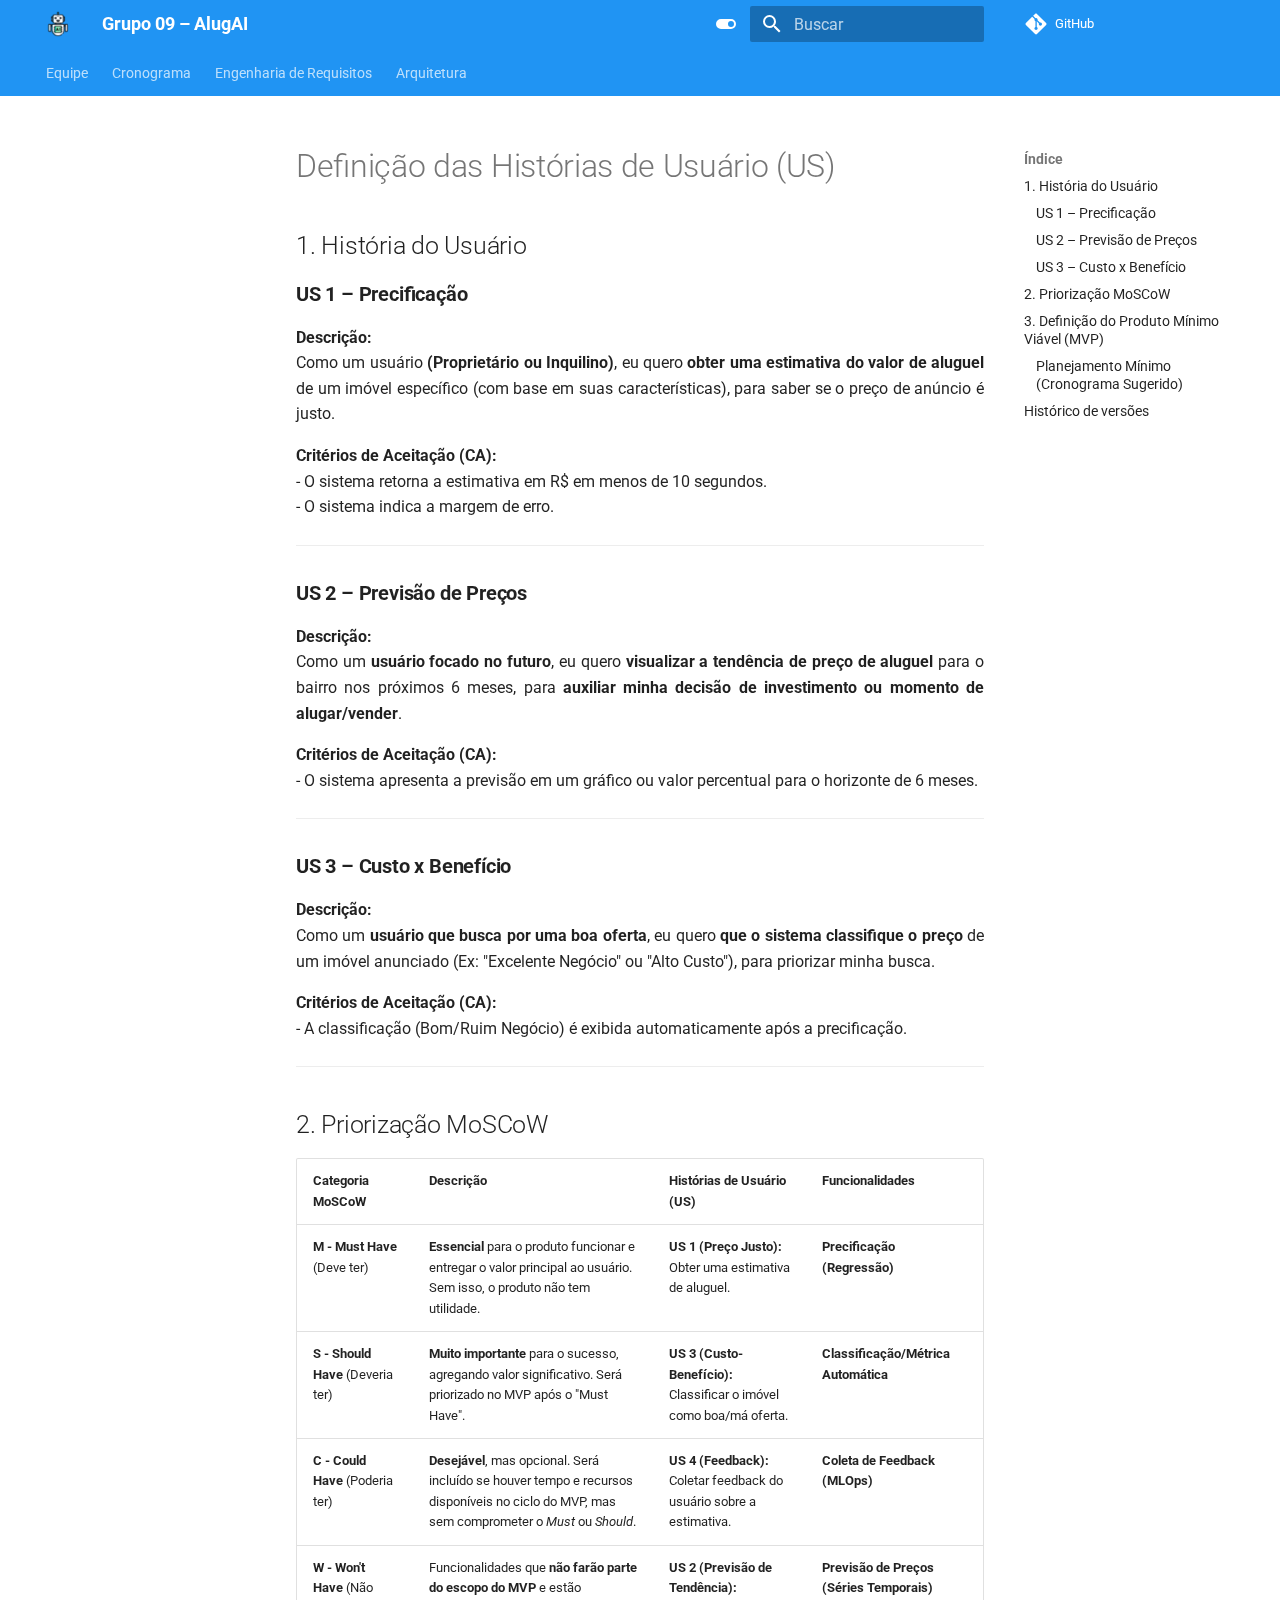
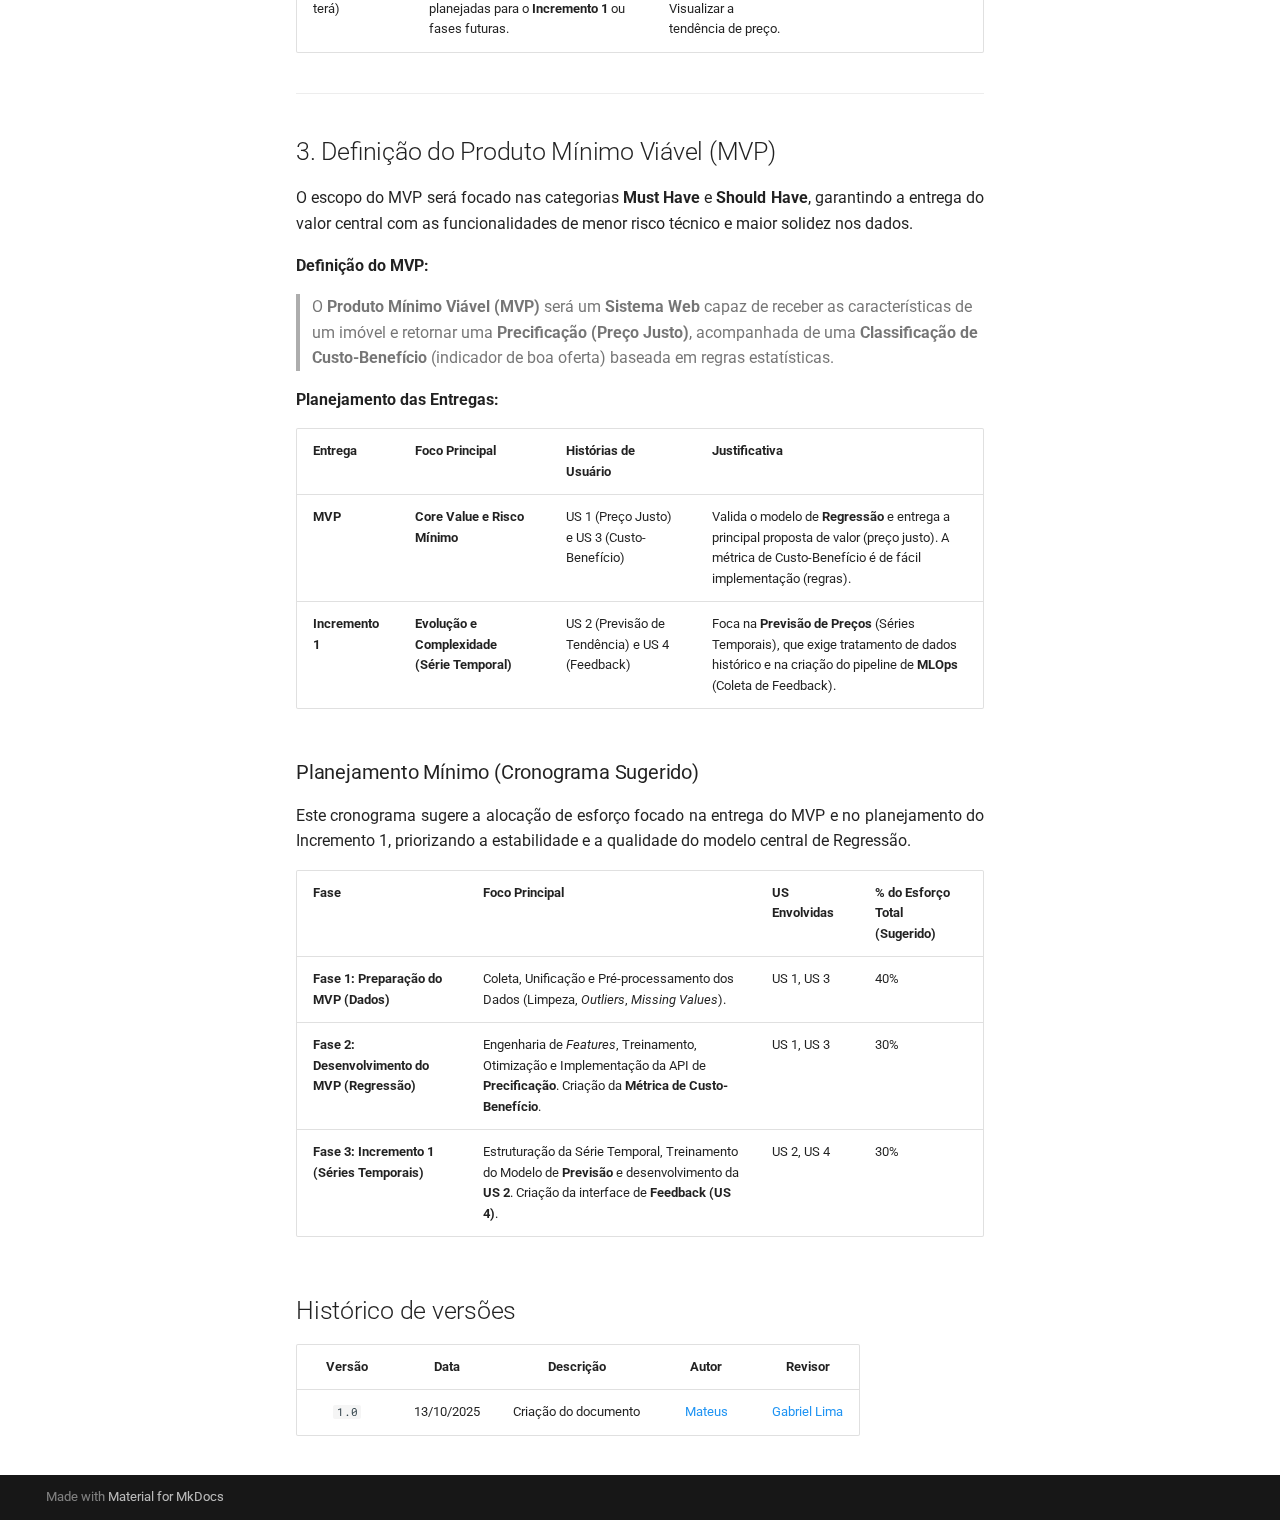
<file: Design_thinking/us/index.html>
<!doctype html>
<html lang="pt" class="no-js">
  <head>
    
      <meta charset="utf-8">
      <meta name="viewport" content="width=device-width,initial-scale=1">
      
      
      
        <link rel="canonical" href="https://unb-sistemas-de-machine-learning.github.io/Grupo09-PrediAluguel/Design_thinking/us/">
      
      
      
      
        
      
      
      <link rel="icon" href="../../assets/logo_agente.png">
      <meta name="generator" content="mkdocs-1.6.1, mkdocs-material-9.7.0">
    
    
      
        <title>Definição das Histórias de Usuário (US) - Grupo 09 – AlugAI</title>
      
    
    
      <link rel="stylesheet" href="../../assets/stylesheets/main.618322db.min.css">
      
        
        <link rel="stylesheet" href="../../assets/stylesheets/palette.ab4e12ef.min.css">
      
      


    
    
      
    
    
      
        
        
        <link rel="preconnect" href="https://fonts.gstatic.com" crossorigin>
        <link rel="stylesheet" href="https://fonts.googleapis.com/css?family=Roboto:300,300i,400,400i,700,700i%7CRoboto+Mono:400,400i,700,700i&display=fallback">
        <style>:root{--md-text-font:"Roboto";--md-code-font:"Roboto Mono"}</style>
      
    
    
      <link rel="stylesheet" href="../../stylesheets/extra.css">
    
    <script>__md_scope=new URL("../..",location),__md_hash=e=>[...e].reduce(((e,_)=>(e<<5)-e+_.charCodeAt(0)),0),__md_get=(e,_=localStorage,t=__md_scope)=>JSON.parse(_.getItem(t.pathname+"."+e)),__md_set=(e,_,t=localStorage,a=__md_scope)=>{try{t.setItem(a.pathname+"."+e,JSON.stringify(_))}catch(e){}}</script>
    
      
  


  
  

<script id="__analytics">function __md_analytics(){function e(){dataLayer.push(arguments)}window.dataLayer=window.dataLayer||[],e("js",new Date),e("config","G-7QVWYC7EZJ"),document.addEventListener("DOMContentLoaded",(function(){document.forms.search&&document.forms.search.query.addEventListener("blur",(function(){this.value&&e("event","search",{search_term:this.value})}));document$.subscribe((function(){var t=document.forms.feedback;if(void 0!==t)for(var a of t.querySelectorAll("[type=submit]"))a.addEventListener("click",(function(a){a.preventDefault();var n=document.location.pathname,d=this.getAttribute("data-md-value");e("event","feedback",{page:n,data:d}),t.firstElementChild.disabled=!0;var r=t.querySelector(".md-feedback__note [data-md-value='"+d+"']");r&&(r.hidden=!1)})),t.hidden=!1})),location$.subscribe((function(t){e("config","G-7QVWYC7EZJ",{page_path:t.pathname})}))}));var t=document.createElement("script");t.async=!0,t.src="https://www.googletagmanager.com/gtag/js?id=G-7QVWYC7EZJ",document.getElementById("__analytics").insertAdjacentElement("afterEnd",t)}</script>
  
    <script>"undefined"!=typeof __md_analytics&&__md_analytics()</script>
  

    
    
  </head>
  
  
    
    
      
    
    
    
    
    <body dir="ltr" data-md-color-scheme="default" data-md-color-primary="blue" data-md-color-accent="custom">
  
    
    <input class="md-toggle" data-md-toggle="drawer" type="checkbox" id="__drawer" autocomplete="off">
    <input class="md-toggle" data-md-toggle="search" type="checkbox" id="__search" autocomplete="off">
    <label class="md-overlay" for="__drawer"></label>
    <div data-md-component="skip">
      
        
        <a href="#definicao-das-historias-de-usuario-us" class="md-skip">
          Pular para conteúdo
        </a>
      
    </div>
    <div data-md-component="announce">
      
    </div>
    
    
      

<header class="md-header" data-md-component="header">
  <nav class="md-header__inner md-grid" aria-label="Cabeçalho">
    <a href="../.." title="Grupo 09 – AlugAI" class="md-header__button md-logo" aria-label="Grupo 09 – AlugAI" data-md-component="logo">
      
  <img src="../../assets/logo_agente.png" alt="logo">

    </a>
    <label class="md-header__button md-icon" for="__drawer">
      
      <svg xmlns="http://www.w3.org/2000/svg" viewBox="0 0 24 24"><path d="M3 6h18v2H3zm0 5h18v2H3zm0 5h18v2H3z"/></svg>
    </label>
    <div class="md-header__title" data-md-component="header-title">
      <div class="md-header__ellipsis">
        <div class="md-header__topic">
          <span class="md-ellipsis">
            Grupo 09 – AlugAI
          </span>
        </div>
        <div class="md-header__topic" data-md-component="header-topic">
          <span class="md-ellipsis">
            
              Definição das Histórias de Usuário (US)
            
          </span>
        </div>
      </div>
    </div>
    
      
        <form class="md-header__option" data-md-component="palette">
  
    
    
    
    <input class="md-option" data-md-color-media="" data-md-color-scheme="default" data-md-color-primary="blue" data-md-color-accent="custom"  aria-label="Mudar para o modo escuro"  type="radio" name="__palette" id="__palette_0">
    
      <label class="md-header__button md-icon" title="Mudar para o modo escuro" for="__palette_1" hidden>
        <svg xmlns="http://www.w3.org/2000/svg" viewBox="0 0 24 24"><path d="M17 7H7a5 5 0 0 0-5 5 5 5 0 0 0 5 5h10a5 5 0 0 0 5-5 5 5 0 0 0-5-5m0 8a3 3 0 0 1-3-3 3 3 0 0 1 3-3 3 3 0 0 1 3 3 3 3 0 0 1-3 3"/></svg>
      </label>
    
  
    
    
    
    <input class="md-option" data-md-color-media="" data-md-color-scheme="slate" data-md-color-primary="blue" data-md-color-accent="custom"  aria-label="Mudar para o modo claro"  type="radio" name="__palette" id="__palette_1">
    
      <label class="md-header__button md-icon" title="Mudar para o modo claro" for="__palette_0" hidden>
        <svg xmlns="http://www.w3.org/2000/svg" viewBox="0 0 24 24"><path d="M17 6H7c-3.31 0-6 2.69-6 6s2.69 6 6 6h10c3.31 0 6-2.69 6-6s-2.69-6-6-6m0 10H7c-2.21 0-4-1.79-4-4s1.79-4 4-4h10c2.21 0 4 1.79 4 4s-1.79 4-4 4M7 9c-1.66 0-3 1.34-3 3s1.34 3 3 3 3-1.34 3-3-1.34-3-3-3"/></svg>
      </label>
    
  
</form>
      
    
    
      <script>var palette=__md_get("__palette");if(palette&&palette.color){if("(prefers-color-scheme)"===palette.color.media){var media=matchMedia("(prefers-color-scheme: light)"),input=document.querySelector(media.matches?"[data-md-color-media='(prefers-color-scheme: light)']":"[data-md-color-media='(prefers-color-scheme: dark)']");palette.color.media=input.getAttribute("data-md-color-media"),palette.color.scheme=input.getAttribute("data-md-color-scheme"),palette.color.primary=input.getAttribute("data-md-color-primary"),palette.color.accent=input.getAttribute("data-md-color-accent")}for(var[key,value]of Object.entries(palette.color))document.body.setAttribute("data-md-color-"+key,value)}</script>
    
    
    
      
      
        <label class="md-header__button md-icon" for="__search">
          
          <svg xmlns="http://www.w3.org/2000/svg" viewBox="0 0 24 24"><path d="M9.5 3A6.5 6.5 0 0 1 16 9.5c0 1.61-.59 3.09-1.56 4.23l.27.27h.79l5 5-1.5 1.5-5-5v-.79l-.27-.27A6.52 6.52 0 0 1 9.5 16 6.5 6.5 0 0 1 3 9.5 6.5 6.5 0 0 1 9.5 3m0 2C7 5 5 7 5 9.5S7 14 9.5 14 14 12 14 9.5 12 5 9.5 5"/></svg>
        </label>
        <div class="md-search" data-md-component="search" role="dialog">
  <label class="md-search__overlay" for="__search"></label>
  <div class="md-search__inner" role="search">
    <form class="md-search__form" name="search">
      <input type="text" class="md-search__input" name="query" aria-label="Buscar" placeholder="Buscar" autocapitalize="off" autocorrect="off" autocomplete="off" spellcheck="false" data-md-component="search-query" required>
      <label class="md-search__icon md-icon" for="__search">
        
        <svg xmlns="http://www.w3.org/2000/svg" viewBox="0 0 24 24"><path d="M9.5 3A6.5 6.5 0 0 1 16 9.5c0 1.61-.59 3.09-1.56 4.23l.27.27h.79l5 5-1.5 1.5-5-5v-.79l-.27-.27A6.52 6.52 0 0 1 9.5 16 6.5 6.5 0 0 1 3 9.5 6.5 6.5 0 0 1 9.5 3m0 2C7 5 5 7 5 9.5S7 14 9.5 14 14 12 14 9.5 12 5 9.5 5"/></svg>
        
        <svg xmlns="http://www.w3.org/2000/svg" viewBox="0 0 24 24"><path d="M20 11v2H8l5.5 5.5-1.42 1.42L4.16 12l7.92-7.92L13.5 5.5 8 11z"/></svg>
      </label>
      <nav class="md-search__options" aria-label="Pesquisar">
        
        <button type="reset" class="md-search__icon md-icon" title="Limpar" aria-label="Limpar" tabindex="-1">
          
          <svg xmlns="http://www.w3.org/2000/svg" viewBox="0 0 24 24"><path d="M19 6.41 17.59 5 12 10.59 6.41 5 5 6.41 10.59 12 5 17.59 6.41 19 12 13.41 17.59 19 19 17.59 13.41 12z"/></svg>
        </button>
      </nav>
      
    </form>
    <div class="md-search__output">
      <div class="md-search__scrollwrap" tabindex="0" data-md-scrollfix>
        <div class="md-search-result" data-md-component="search-result">
          <div class="md-search-result__meta">
            Inicializando busca
          </div>
          <ol class="md-search-result__list" role="presentation"></ol>
        </div>
      </div>
    </div>
  </div>
</div>
      
    
    
      <div class="md-header__source">
        <a href="https://github.com/unb-Sistemas-de-Machine-learning/Grupo09-PrediAluguel" title="Ir para repositório" class="md-source" data-md-component="source">
  <div class="md-source__icon md-icon">
    
    <svg xmlns="http://www.w3.org/2000/svg" viewBox="0 0 448 512"><!--! Font Awesome Free 7.1.0 by @fontawesome - https://fontawesome.com License - https://fontawesome.com/license/free (Icons: CC BY 4.0, Fonts: SIL OFL 1.1, Code: MIT License) Copyright 2025 Fonticons, Inc.--><path d="M439.6 236.1 244 40.5c-5.4-5.5-12.8-8.5-20.4-8.5s-15 3-20.4 8.4L162.5 81l51.5 51.5c27.1-9.1 52.7 16.8 43.4 43.7l49.7 49.7c34.2-11.8 61.2 31 35.5 56.7-26.5 26.5-70.2-2.9-56-37.3L240.3 199v121.9c25.3 12.5 22.3 41.8 9.1 55-6.4 6.4-15.2 10.1-24.3 10.1s-17.8-3.6-24.3-10.1c-17.6-17.6-11.1-46.9 11.2-56v-123c-20.8-8.5-24.6-30.7-18.6-45L142.6 101 8.5 235.1C3 240.6 0 247.9 0 255.5s3 15 8.5 20.4l195.6 195.7c5.4 5.4 12.7 8.4 20.4 8.4s15-3 20.4-8.4l194.7-194.7c5.4-5.4 8.4-12.8 8.4-20.4s-3-15-8.4-20.4"/></svg>
  </div>
  <div class="md-source__repository">
    GitHub
  </div>
</a>
      </div>
    
  </nav>
  
</header>
    
    <div class="md-container" data-md-component="container">
      
      
        
          
            
<nav class="md-tabs" aria-label="Abas" data-md-component="tabs">
  <div class="md-grid">
    <ul class="md-tabs__list">
      
        
  
  
  
  
    <li class="md-tabs__item">
      <a href="../.." class="md-tabs__link">
        
  
  
    
  
  Equipe

      </a>
    </li>
  

      
        
  
  
  
  
    
    
      <li class="md-tabs__item">
        <a href="../../Planejamento/cronograma/" class="md-tabs__link">
          
  
  
  Cronograma

        </a>
      </li>
    
  

      
        
  
  
  
  
    
    
      
  
  
  
  
    
    
      <li class="md-tabs__item">
        <a href="../../Elicitacao/requisitosProduto/" class="md-tabs__link">
          
  
  
  Engenharia de Requisitos

        </a>
      </li>
    
  

    
  

      
        
  
  
  
  
    
    
      <li class="md-tabs__item">
        <a href="../../Arquitetura/arquitetura_dados/" class="md-tabs__link">
          
  
  
  Arquitetura

        </a>
      </li>
    
  

      
    </ul>
  </div>
</nav>
          
        
      
      <main class="md-main" data-md-component="main">
        <div class="md-main__inner md-grid">
          
            
              
              <div class="md-sidebar md-sidebar--primary" data-md-component="sidebar" data-md-type="navigation" >
                <div class="md-sidebar__scrollwrap">
                  <div class="md-sidebar__inner">
                    


  


<nav class="md-nav md-nav--primary md-nav--lifted" aria-label="Navegação" data-md-level="0">
  <label class="md-nav__title" for="__drawer">
    <a href="../.." title="Grupo 09 – AlugAI" class="md-nav__button md-logo" aria-label="Grupo 09 – AlugAI" data-md-component="logo">
      
  <img src="../../assets/logo_agente.png" alt="logo">

    </a>
    Grupo 09 – AlugAI
  </label>
  
    <div class="md-nav__source">
      <a href="https://github.com/unb-Sistemas-de-Machine-learning/Grupo09-PrediAluguel" title="Ir para repositório" class="md-source" data-md-component="source">
  <div class="md-source__icon md-icon">
    
    <svg xmlns="http://www.w3.org/2000/svg" viewBox="0 0 448 512"><!--! Font Awesome Free 7.1.0 by @fontawesome - https://fontawesome.com License - https://fontawesome.com/license/free (Icons: CC BY 4.0, Fonts: SIL OFL 1.1, Code: MIT License) Copyright 2025 Fonticons, Inc.--><path d="M439.6 236.1 244 40.5c-5.4-5.5-12.8-8.5-20.4-8.5s-15 3-20.4 8.4L162.5 81l51.5 51.5c27.1-9.1 52.7 16.8 43.4 43.7l49.7 49.7c34.2-11.8 61.2 31 35.5 56.7-26.5 26.5-70.2-2.9-56-37.3L240.3 199v121.9c25.3 12.5 22.3 41.8 9.1 55-6.4 6.4-15.2 10.1-24.3 10.1s-17.8-3.6-24.3-10.1c-17.6-17.6-11.1-46.9 11.2-56v-123c-20.8-8.5-24.6-30.7-18.6-45L142.6 101 8.5 235.1C3 240.6 0 247.9 0 255.5s3 15 8.5 20.4l195.6 195.7c5.4 5.4 12.7 8.4 20.4 8.4s15-3 20.4-8.4l194.7-194.7c5.4-5.4 8.4-12.8 8.4-20.4s-3-15-8.4-20.4"/></svg>
  </div>
  <div class="md-source__repository">
    GitHub
  </div>
</a>
    </div>
  
  <ul class="md-nav__list" data-md-scrollfix>
    
      
      
  
  
  
  
    <li class="md-nav__item">
      <a href="../.." class="md-nav__link">
        
  
  
  <span class="md-ellipsis">
    
  
    Equipe
  

    
  </span>
  
  

      </a>
    </li>
  

    
      
      
  
  
  
  
    
    
    
    
      
      
    
    
    <li class="md-nav__item md-nav__item--nested">
      
        
        
        <input class="md-nav__toggle md-toggle " type="checkbox" id="__nav_2" >
        
          
          <label class="md-nav__link" for="__nav_2" id="__nav_2_label" tabindex="0">
            
  
  
  <span class="md-ellipsis">
    
  
    Cronograma
  

    
  </span>
  
  

            <span class="md-nav__icon md-icon"></span>
          </label>
        
        <nav class="md-nav" data-md-level="1" aria-labelledby="__nav_2_label" aria-expanded="false">
          <label class="md-nav__title" for="__nav_2">
            <span class="md-nav__icon md-icon"></span>
            
  
    Cronograma
  

          </label>
          <ul class="md-nav__list" data-md-scrollfix>
            
              
                
  
  
  
  
    <li class="md-nav__item">
      <a href="../../Planejamento/cronograma/" class="md-nav__link">
        
  
  
  <span class="md-ellipsis">
    
  
    Sprints
  

    
  </span>
  
  

      </a>
    </li>
  

              
            
          </ul>
        </nav>
      
    </li>
  

    
      
      
  
  
  
  
    
    
    
    
      
      
    
    
    <li class="md-nav__item md-nav__item--nested">
      
        
        
        <input class="md-nav__toggle md-toggle " type="checkbox" id="__nav_3" >
        
          
          <label class="md-nav__link" for="__nav_3" id="__nav_3_label" tabindex="0">
            
  
  
  <span class="md-ellipsis">
    
  
    Engenharia de Requisitos
  

    
  </span>
  
  

            <span class="md-nav__icon md-icon"></span>
          </label>
        
        <nav class="md-nav" data-md-level="1" aria-labelledby="__nav_3_label" aria-expanded="false">
          <label class="md-nav__title" for="__nav_3">
            <span class="md-nav__icon md-icon"></span>
            
  
    Engenharia de Requisitos
  

          </label>
          <ul class="md-nav__list" data-md-scrollfix>
            
              
                
  
  
  
  
    
    
    
    
      
      
    
    
    <li class="md-nav__item md-nav__item--nested">
      
        
        
        <input class="md-nav__toggle md-toggle " type="checkbox" id="__nav_3_1" >
        
          
          <label class="md-nav__link" for="__nav_3_1" id="__nav_3_1_label" tabindex="0">
            
  
  
  <span class="md-ellipsis">
    
  
    Elicitação
  

    
  </span>
  
  

            <span class="md-nav__icon md-icon"></span>
          </label>
        
        <nav class="md-nav" data-md-level="2" aria-labelledby="__nav_3_1_label" aria-expanded="false">
          <label class="md-nav__title" for="__nav_3_1">
            <span class="md-nav__icon md-icon"></span>
            
  
    Elicitação
  

          </label>
          <ul class="md-nav__list" data-md-scrollfix>
            
              
                
  
  
  
  
    <li class="md-nav__item">
      <a href="../../Elicitacao/requisitosProduto/" class="md-nav__link">
        
  
  
  <span class="md-ellipsis">
    
  
    Requisitos do Projeto
  

    
  </span>
  
  

      </a>
    </li>
  

              
            
              
                
  
  
  
  
    <li class="md-nav__item">
      <a href="../../Elicitacao/requisitosML/" class="md-nav__link">
        
  
  
  <span class="md-ellipsis">
    
  
    Requisitos de Machine Learning
  

    
  </span>
  
  

      </a>
    </li>
  

              
            
              
                
  
  
  
  
    <li class="md-nav__item">
      <a href="../../Elicitacao/backlog/" class="md-nav__link">
        
  
  
  <span class="md-ellipsis">
    
  
    Backlog
  

    
  </span>
  
  

      </a>
    </li>
  

              
            
              
                
  
  
  
  
    <li class="md-nav__item">
      <a href="../../Elicitacao/historias_de_usuario/" class="md-nav__link">
        
  
  
  <span class="md-ellipsis">
    
  
    Histórias de Usuário
  

    
  </span>
  
  

      </a>
    </li>
  

              
            
          </ul>
        </nav>
      
    </li>
  

              
            
              
                
  
  
  
  
    <li class="md-nav__item">
      <a href="../design_thinking/" class="md-nav__link">
        
  
  
  <span class="md-ellipsis">
    
  
    Artefatos
  

    
  </span>
  
  

      </a>
    </li>
  

              
            
              
                
  
  
  
  
    <li class="md-nav__item">
      <a href="../mapeamento_dados/" class="md-nav__link">
        
  
  
  <span class="md-ellipsis">
    
  
    Mapeamento de Dados
  

    
  </span>
  
  

      </a>
    </li>
  

              
            
          </ul>
        </nav>
      
    </li>
  

    
      
      
  
  
  
  
    
    
    
    
      
      
    
    
    <li class="md-nav__item md-nav__item--nested">
      
        
        
        <input class="md-nav__toggle md-toggle " type="checkbox" id="__nav_4" >
        
          
          <label class="md-nav__link" for="__nav_4" id="__nav_4_label" tabindex="0">
            
  
  
  <span class="md-ellipsis">
    
  
    Arquitetura
  

    
  </span>
  
  

            <span class="md-nav__icon md-icon"></span>
          </label>
        
        <nav class="md-nav" data-md-level="1" aria-labelledby="__nav_4_label" aria-expanded="false">
          <label class="md-nav__title" for="__nav_4">
            <span class="md-nav__icon md-icon"></span>
            
  
    Arquitetura
  

          </label>
          <ul class="md-nav__list" data-md-scrollfix>
            
              
                
  
  
  
  
    <li class="md-nav__item">
      <a href="../../Arquitetura/arquitetura_dados/" class="md-nav__link">
        
  
  
  <span class="md-ellipsis">
    
  
    Arquitetura de Dados
  

    
  </span>
  
  

      </a>
    </li>
  

              
            
              
                
  
  
  
  
    <li class="md-nav__item">
      <a href="../../Arquitetura/engenharia_dados/" class="md-nav__link">
        
  
  
  <span class="md-ellipsis">
    
  
    Engenharia de Dados
  

    
  </span>
  
  

      </a>
    </li>
  

              
            
          </ul>
        </nav>
      
    </li>
  

    
  </ul>
</nav>
                  </div>
                </div>
              </div>
            
            
              
              <div class="md-sidebar md-sidebar--secondary" data-md-component="sidebar" data-md-type="toc" >
                <div class="md-sidebar__scrollwrap">
                  <div class="md-sidebar__inner">
                    

<nav class="md-nav md-nav--secondary" aria-label="Índice">
  
  
  
    
  
  
    <label class="md-nav__title" for="__toc">
      <span class="md-nav__icon md-icon"></span>
      Índice
    </label>
    <ul class="md-nav__list" data-md-component="toc" data-md-scrollfix>
      
        <li class="md-nav__item">
  <a href="#1-historia-do-usuario" class="md-nav__link">
    <span class="md-ellipsis">
      
        1. História do Usuário
      
    </span>
  </a>
  
    <nav class="md-nav" aria-label="1. História do Usuário">
      <ul class="md-nav__list">
        
          <li class="md-nav__item">
  <a href="#us-1-precificacao" class="md-nav__link">
    <span class="md-ellipsis">
      
        US 1 – Precificação
      
    </span>
  </a>
  
</li>
        
          <li class="md-nav__item">
  <a href="#us-2-previsao-de-precos" class="md-nav__link">
    <span class="md-ellipsis">
      
        US 2 – Previsão de Preços
      
    </span>
  </a>
  
</li>
        
          <li class="md-nav__item">
  <a href="#us-3-custo-x-beneficio" class="md-nav__link">
    <span class="md-ellipsis">
      
        US 3 – Custo x Benefício
      
    </span>
  </a>
  
</li>
        
      </ul>
    </nav>
  
</li>
      
        <li class="md-nav__item">
  <a href="#2-priorizacao-moscow" class="md-nav__link">
    <span class="md-ellipsis">
      
        2. Priorização MoSCoW
      
    </span>
  </a>
  
</li>
      
        <li class="md-nav__item">
  <a href="#3-definicao-do-produto-minimo-viavel-mvp" class="md-nav__link">
    <span class="md-ellipsis">
      
        3. Definição do Produto Mínimo Viável (MVP)
      
    </span>
  </a>
  
    <nav class="md-nav" aria-label="3. Definição do Produto Mínimo Viável (MVP)">
      <ul class="md-nav__list">
        
          <li class="md-nav__item">
  <a href="#planejamento-minimo-cronograma-sugerido" class="md-nav__link">
    <span class="md-ellipsis">
      
        Planejamento Mínimo (Cronograma Sugerido)
      
    </span>
  </a>
  
</li>
        
      </ul>
    </nav>
  
</li>
      
        <li class="md-nav__item">
  <a href="#historico-de-versoes" class="md-nav__link">
    <span class="md-ellipsis">
      
        Histórico de versões
      
    </span>
  </a>
  
</li>
      
    </ul>
  
</nav>
                  </div>
                </div>
              </div>
            
          
          
            <div class="md-content" data-md-component="content">
              
              <article class="md-content__inner md-typeset">
                
                  


  
  


<h1 id="definicao-das-historias-de-usuario-us">Definição das Histórias de Usuário (US)</h1>
<h2 id="1-historia-do-usuario">1. História do Usuário</h2>
<h3 id="us-1-precificacao"><strong>US 1 – Precificação</strong></h3>
<p><strong>Descrição:</strong><br />
Como um usuário <strong>(Proprietário ou Inquilino)</strong>, eu quero <strong>obter uma estimativa do valor de aluguel</strong> de um imóvel específico (com base em suas características), para saber se o preço de anúncio é justo.  </p>
<p><strong>Critérios de Aceitação (CA):</strong><br />
- O sistema retorna a estimativa em R$ em menos de 10 segundos.<br />
- O sistema indica a margem de erro.  </p>
<hr />
<h3 id="us-2-previsao-de-precos"><strong>US 2 – Previsão de Preços</strong></h3>
<p><strong>Descrição:</strong><br />
Como um <strong>usuário focado no futuro</strong>, eu quero <strong>visualizar a tendência de preço de aluguel</strong> para o bairro nos próximos 6 meses, para <strong>auxiliar minha decisão de investimento ou momento de alugar/vender</strong>.  </p>
<p><strong>Critérios de Aceitação (CA):</strong><br />
- O sistema apresenta a previsão em um gráfico ou valor percentual para o horizonte de 6 meses.  </p>
<hr />
<h3 id="us-3-custo-x-beneficio"><strong>US 3 – Custo x Benefício</strong></h3>
<p><strong>Descrição:</strong><br />
Como um <strong>usuário que busca por uma boa oferta</strong>, eu quero <strong>que o sistema classifique o preço</strong> de um imóvel anunciado (Ex: "Excelente Negócio" ou "Alto Custo"), para priorizar minha busca.  </p>
<p><strong>Critérios de Aceitação (CA):</strong><br />
- A classificação (Bom/Ruim Negócio) é exibida automaticamente após a precificação.  </p>
<hr />
<h2 id="2-priorizacao-moscow">2. Priorização MoSCoW</h2>
<table>
<thead>
<tr>
<th style="text-align: left;">Categoria MoSCoW</th>
<th style="text-align: left;">Descrição</th>
<th style="text-align: left;">Histórias de Usuário (US)</th>
<th style="text-align: left;">Funcionalidades</th>
</tr>
</thead>
<tbody>
<tr>
<td style="text-align: left;"><strong>M - Must Have</strong> (Deve ter)</td>
<td style="text-align: left;"><strong>Essencial</strong> para o produto funcionar e entregar o valor principal ao usuário. Sem isso, o produto não tem utilidade.</td>
<td style="text-align: left;"><strong>US 1 (Preço Justo):</strong> Obter uma estimativa de aluguel.</td>
<td style="text-align: left;"><strong>Precificação (Regressão)</strong></td>
</tr>
<tr>
<td style="text-align: left;"><strong>S - Should Have</strong> (Deveria ter)</td>
<td style="text-align: left;"><strong>Muito importante</strong> para o sucesso, agregando valor significativo. Será priorizado no MVP após o "Must Have".</td>
<td style="text-align: left;"><strong>US 3 (Custo-Benefício):</strong> Classificar o imóvel como boa/má oferta.</td>
<td style="text-align: left;"><strong>Classificação/Métrica Automática</strong></td>
</tr>
<tr>
<td style="text-align: left;"><strong>C - Could Have</strong> (Poderia ter)</td>
<td style="text-align: left;"><strong>Desejável</strong>, mas opcional. Será incluído se houver tempo e recursos disponíveis no ciclo do MVP, mas sem comprometer o <em>Must</em> ou <em>Should</em>.</td>
<td style="text-align: left;"><strong>US 4 (Feedback):</strong> Coletar feedback do usuário sobre a estimativa.</td>
<td style="text-align: left;"><strong>Coleta de Feedback (MLOps)</strong></td>
</tr>
<tr>
<td style="text-align: left;"><strong>W - Won't Have</strong> (Não terá)</td>
<td style="text-align: left;">Funcionalidades que <strong>não farão parte do escopo do MVP</strong> e estão planejadas para o <strong>Incremento 1</strong> ou fases futuras.</td>
<td style="text-align: left;"><strong>US 2 (Previsão de Tendência):</strong> Visualizar a tendência de preço.</td>
<td style="text-align: left;"><strong>Previsão de Preços (Séries Temporais)</strong></td>
</tr>
</tbody>
</table>
<hr />
<h2 id="3-definicao-do-produto-minimo-viavel-mvp">3. Definição do Produto Mínimo Viável (MVP)</h2>
<p>O escopo do MVP será focado nas categorias <strong>Must Have</strong> e <strong>Should Have</strong>, garantindo a entrega do valor central com as funcionalidades de menor risco técnico e maior solidez nos dados.</p>
<p><strong>Definição do MVP:</strong></p>
<blockquote>
<p>O <strong>Produto Mínimo Viável (MVP)</strong> será um <strong>Sistema Web</strong> capaz de receber as características de um imóvel e retornar uma <strong>Precificação (Preço Justo)</strong>, acompanhada de uma <strong>Classificação de Custo-Benefício</strong> (indicador de boa oferta) baseada em regras estatísticas.</p>
</blockquote>
<p><strong>Planejamento das Entregas:</strong></p>
<table>
<thead>
<tr>
<th style="text-align: left;">Entrega</th>
<th style="text-align: left;">Foco Principal</th>
<th style="text-align: left;">Histórias de Usuário</th>
<th style="text-align: left;">Justificativa</th>
</tr>
</thead>
<tbody>
<tr>
<td style="text-align: left;"><strong>MVP</strong></td>
<td style="text-align: left;"><strong>Core Value e Risco Mínimo</strong></td>
<td style="text-align: left;">US 1 (Preço Justo) e US 3 (Custo-Benefício)</td>
<td style="text-align: left;">Valida o modelo de <strong>Regressão</strong> e entrega a principal proposta de valor (preço justo). A métrica de Custo-Benefício é de fácil implementação (regras).</td>
</tr>
<tr>
<td style="text-align: left;"><strong>Incremento 1</strong></td>
<td style="text-align: left;"><strong>Evolução e Complexidade (Série Temporal)</strong></td>
<td style="text-align: left;">US 2 (Previsão de Tendência) e US 4 (Feedback)</td>
<td style="text-align: left;">Foca na <strong>Previsão de Preços</strong> (Séries Temporais), que exige tratamento de dados histórico e na criação do pipeline de <strong>MLOps</strong> (Coleta de Feedback).</td>
</tr>
</tbody>
</table>
<h3 id="planejamento-minimo-cronograma-sugerido">Planejamento Mínimo (Cronograma Sugerido)</h3>
<p>Este cronograma sugere a alocação de esforço focado na entrega do MVP e no planejamento do Incremento 1, priorizando a estabilidade e a qualidade do modelo central de Regressão.</p>
<table>
<thead>
<tr>
<th style="text-align: left;">Fase</th>
<th style="text-align: left;">Foco Principal</th>
<th style="text-align: left;">US Envolvidas</th>
<th style="text-align: left;">% do Esforço Total (Sugerido)</th>
</tr>
</thead>
<tbody>
<tr>
<td style="text-align: left;"><strong>Fase 1: Preparação do MVP (Dados)</strong></td>
<td style="text-align: left;">Coleta, Unificação e Pré-processamento dos Dados (Limpeza, <em>Outliers</em>, <em>Missing Values</em>).</td>
<td style="text-align: left;">US 1, US 3</td>
<td style="text-align: left;">40%</td>
</tr>
<tr>
<td style="text-align: left;"><strong>Fase 2: Desenvolvimento do MVP (Regressão)</strong></td>
<td style="text-align: left;">Engenharia de <em>Features</em>, Treinamento, Otimização e Implementação da API de <strong>Precificação</strong>. Criação da <strong>Métrica de Custo-Benefício</strong>.</td>
<td style="text-align: left;">US 1, US 3</td>
<td style="text-align: left;">30%</td>
</tr>
<tr>
<td style="text-align: left;"><strong>Fase 3: Incremento 1 (Séries Temporais)</strong></td>
<td style="text-align: left;">Estruturação da Série Temporal, Treinamento do Modelo de <strong>Previsão</strong> e desenvolvimento da <strong>US 2</strong>. Criação da interface de <strong>Feedback (US 4)</strong>.</td>
<td style="text-align: left;">US 2, US 4</td>
<td style="text-align: left;">30%</td>
</tr>
</tbody>
</table>
<h2 id="historico-de-versoes">Histórico de versões</h2>
<table>
<thead>
<tr>
<th style="text-align: center;">Versão</th>
<th style="text-align: center;">Data</th>
<th style="text-align: center;">Descrição</th>
<th style="text-align: center;">Autor</th>
<th style="text-align: center;">Revisor</th>
</tr>
</thead>
<tbody>
<tr>
<td style="text-align: center;"><code>1.0</code></td>
<td style="text-align: center;">13/10/2025</td>
<td style="text-align: center;">Criação do documento</td>
<td style="text-align: center;"><a href="">Mateus</a></td>
<td style="text-align: center;"><a href="https://github.com/gabriel-lima258">Gabriel Lima</a></td>
</tr>
</tbody>
</table>









  




                
              </article>
            </div>
          
          
<script>var target=document.getElementById(location.hash.slice(1));target&&target.name&&(target.checked=target.name.startsWith("__tabbed_"))</script>
        </div>
        
          <button type="button" class="md-top md-icon" data-md-component="top" hidden>
  
  <svg xmlns="http://www.w3.org/2000/svg" viewBox="0 0 24 24"><path d="M13 20h-2V8l-5.5 5.5-1.42-1.42L12 4.16l7.92 7.92-1.42 1.42L13 8z"/></svg>
  Voltar para o topo
</button>
        
      </main>
      
        <footer class="md-footer">
  
  <div class="md-footer-meta md-typeset">
    <div class="md-footer-meta__inner md-grid">
      <div class="md-copyright">
  
  
    Made with
    <a href="https://squidfunk.github.io/mkdocs-material/" target="_blank" rel="noopener">
      Material for MkDocs
    </a>
  
</div>
      
    </div>
  </div>
</footer>
      
    </div>
    <div class="md-dialog" data-md-component="dialog">
      <div class="md-dialog__inner md-typeset"></div>
    </div>
    
    
    
      
      
      <script id="__config" type="application/json">{"annotate": null, "base": "../..", "features": ["navigation.tabs", "navigation.top"], "search": "../../assets/javascripts/workers/search.7a47a382.min.js", "tags": null, "translations": {"clipboard.copied": "Copiado para \u00e1rea de transfer\u00eancia", "clipboard.copy": "Copiar para \u00e1rea de transfer\u00eancia", "search.result.more.one": "mais 1 nesta p\u00e1gina", "search.result.more.other": "# mais nesta p\u00e1gina", "search.result.none": "Nenhum documento encontrado", "search.result.one": "1 documento encontrado", "search.result.other": "# documentos encontrados", "search.result.placeholder": "Digite para iniciar a busca", "search.result.term.missing": "Ausente", "select.version": "Selecione a vers\u00e3o"}, "version": null}</script>
    
    
      <script src="../../assets/javascripts/bundle.e71a0d61.min.js"></script>
      
    
  </body>
</html>
</file>
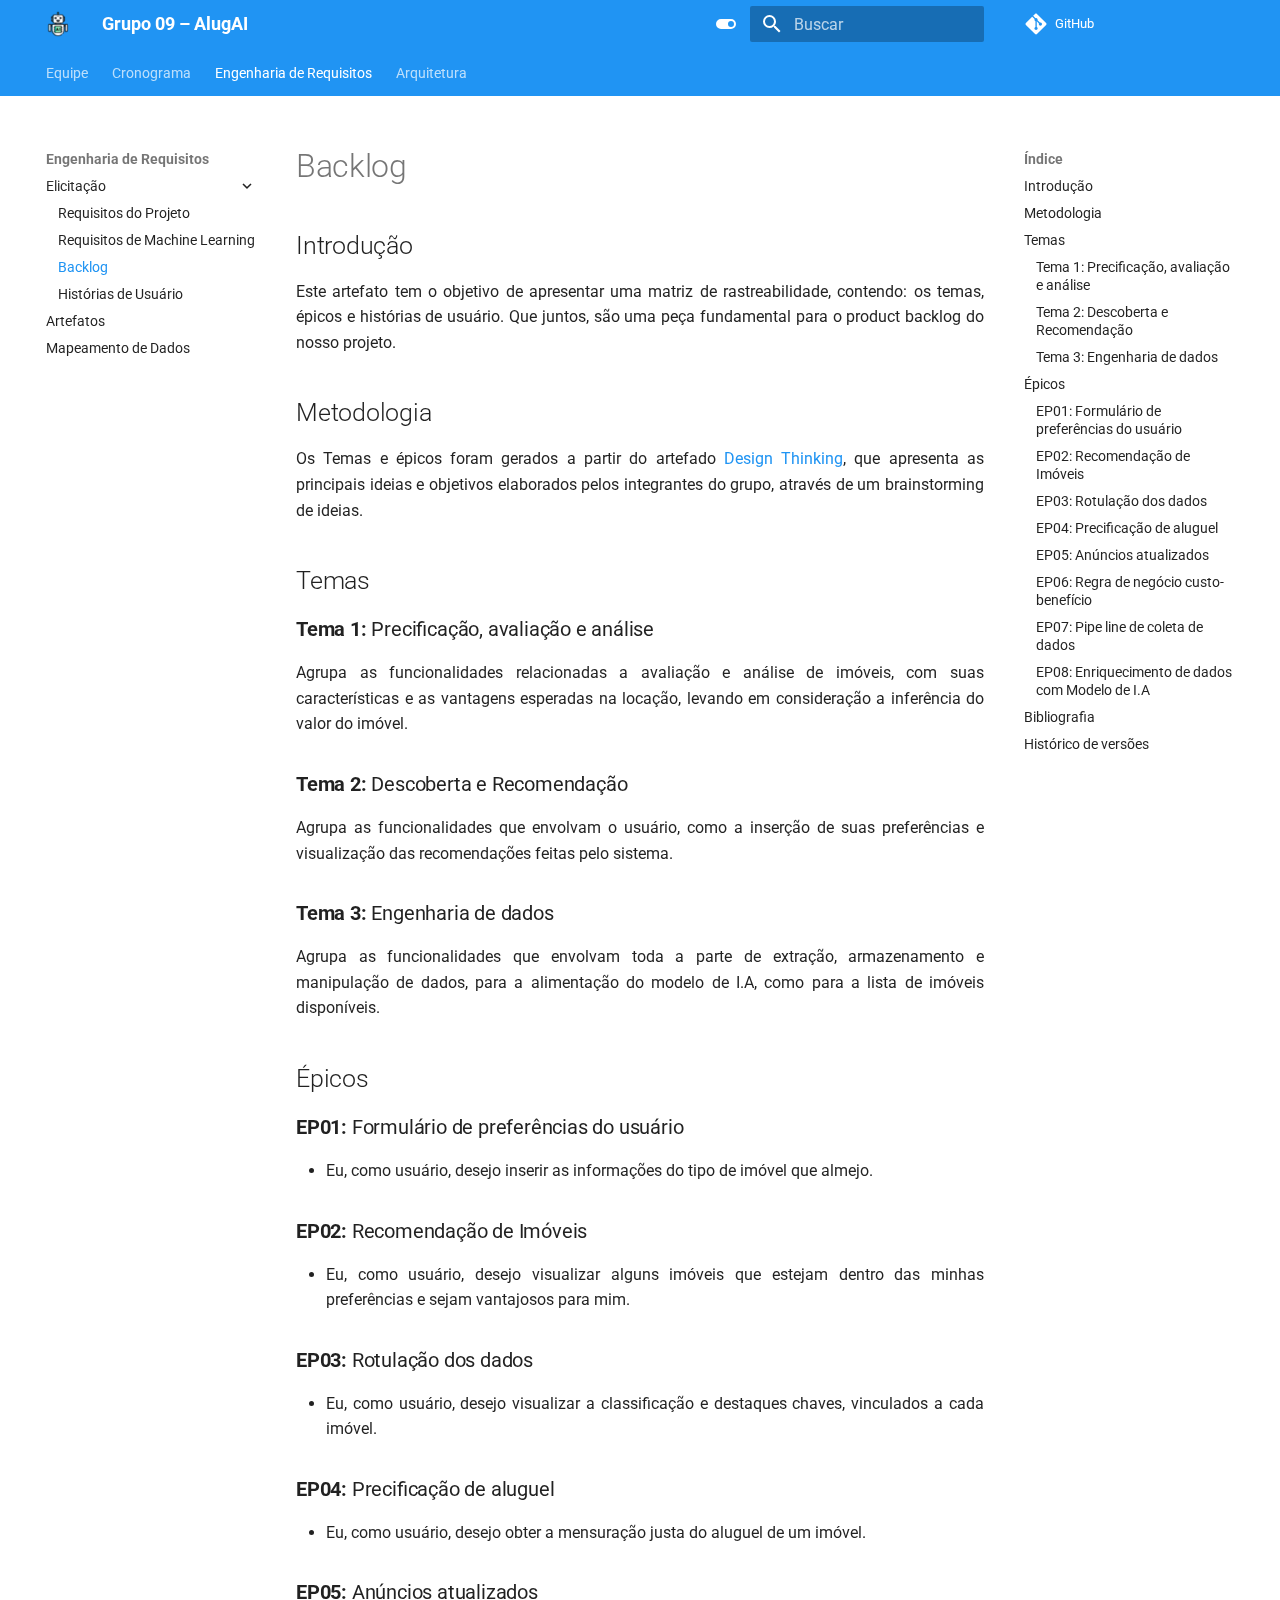
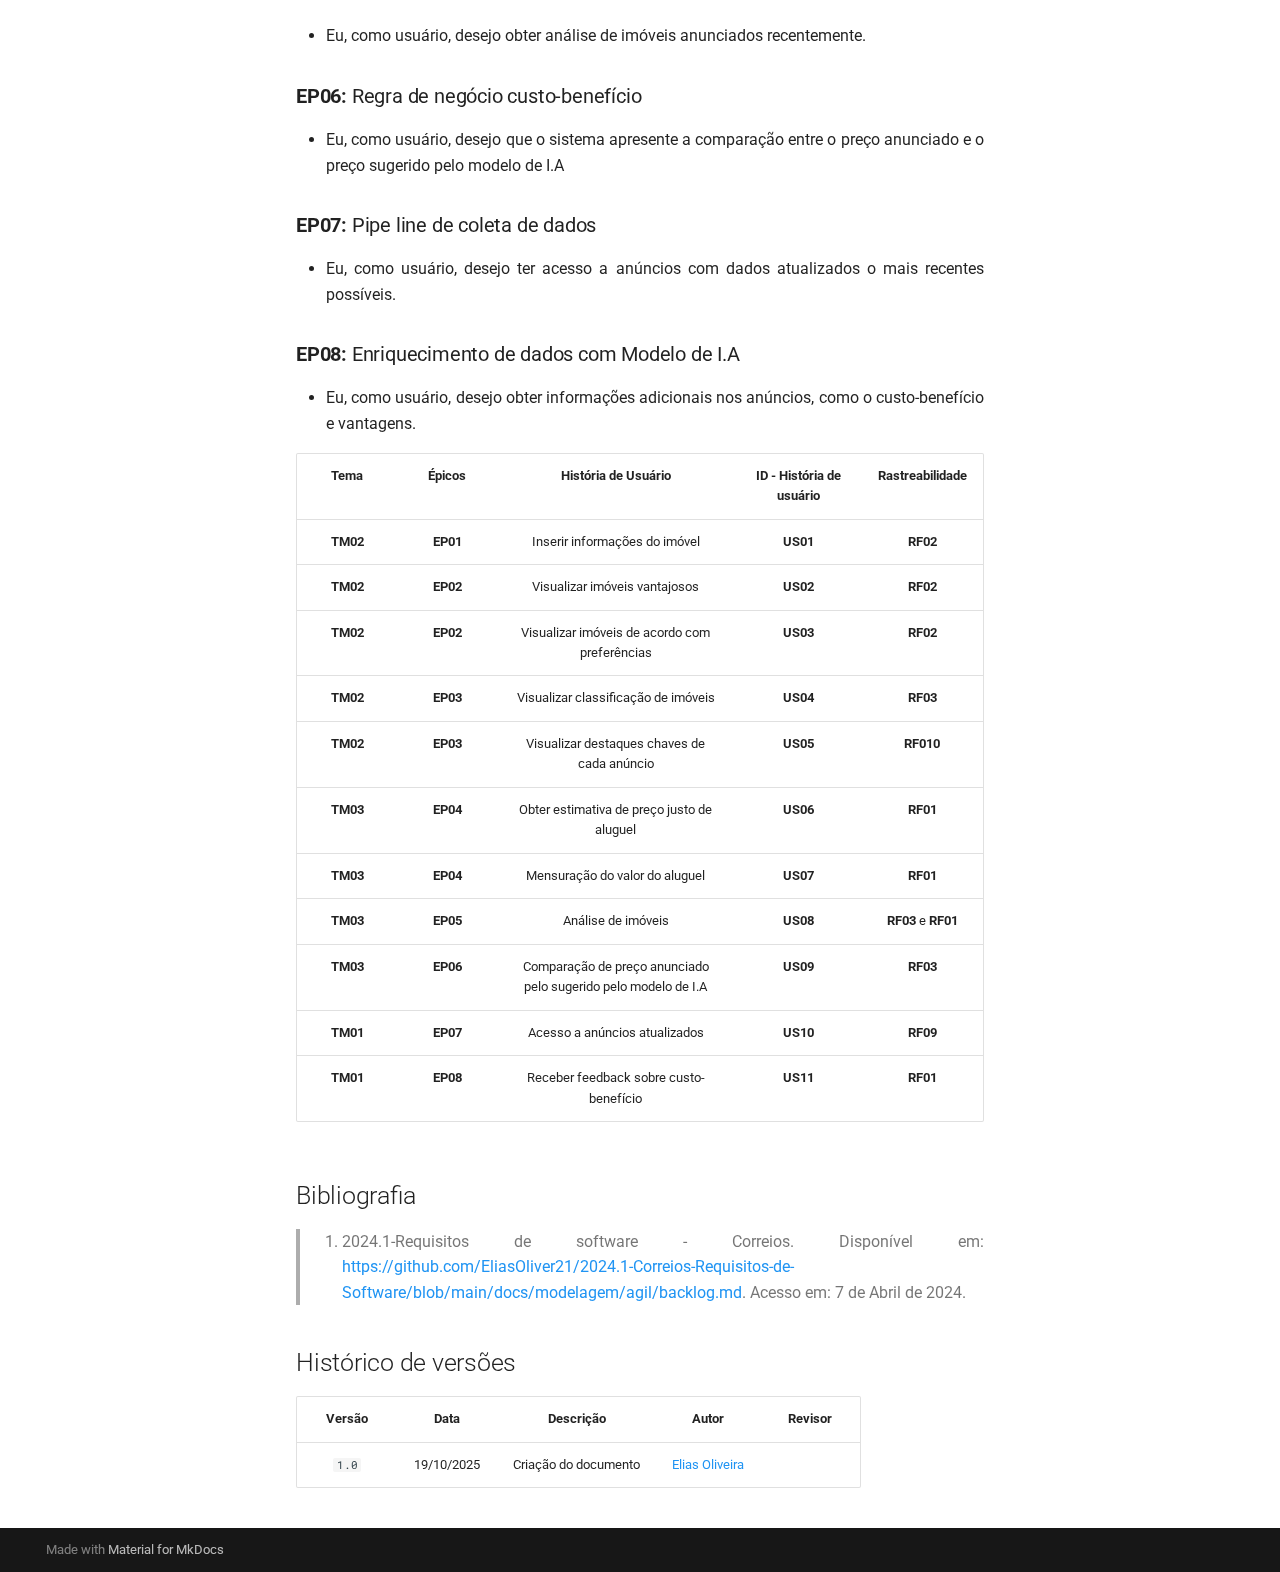
<file: Elicitacao/backlog/index.html>
<!doctype html>
<html lang="pt" class="no-js">
  <head>
    
      <meta charset="utf-8">
      <meta name="viewport" content="width=device-width,initial-scale=1">
      
      
      
        <link rel="canonical" href="https://unb-sistemas-de-machine-learning.github.io/Grupo09-PrediAluguel/Elicitacao/backlog/">
      
      
        <link rel="prev" href="../requisitosML/">
      
      
        <link rel="next" href="../historias_de_usuario/">
      
      
        
      
      
      <link rel="icon" href="../../assets/logo_agente.png">
      <meta name="generator" content="mkdocs-1.6.1, mkdocs-material-9.7.0">
    
    
      
        <title>Backlog - Grupo 09 – AlugAI</title>
      
    
    
      <link rel="stylesheet" href="../../assets/stylesheets/main.618322db.min.css">
      
        
        <link rel="stylesheet" href="../../assets/stylesheets/palette.ab4e12ef.min.css">
      
      


    
    
      
    
    
      
        
        
        <link rel="preconnect" href="https://fonts.gstatic.com" crossorigin>
        <link rel="stylesheet" href="https://fonts.googleapis.com/css?family=Roboto:300,300i,400,400i,700,700i%7CRoboto+Mono:400,400i,700,700i&display=fallback">
        <style>:root{--md-text-font:"Roboto";--md-code-font:"Roboto Mono"}</style>
      
    
    
      <link rel="stylesheet" href="../../stylesheets/extra.css">
    
    <script>__md_scope=new URL("../..",location),__md_hash=e=>[...e].reduce(((e,_)=>(e<<5)-e+_.charCodeAt(0)),0),__md_get=(e,_=localStorage,t=__md_scope)=>JSON.parse(_.getItem(t.pathname+"."+e)),__md_set=(e,_,t=localStorage,a=__md_scope)=>{try{t.setItem(a.pathname+"."+e,JSON.stringify(_))}catch(e){}}</script>
    
      
  


  
  

<script id="__analytics">function __md_analytics(){function e(){dataLayer.push(arguments)}window.dataLayer=window.dataLayer||[],e("js",new Date),e("config","G-7QVWYC7EZJ"),document.addEventListener("DOMContentLoaded",(function(){document.forms.search&&document.forms.search.query.addEventListener("blur",(function(){this.value&&e("event","search",{search_term:this.value})}));document$.subscribe((function(){var t=document.forms.feedback;if(void 0!==t)for(var a of t.querySelectorAll("[type=submit]"))a.addEventListener("click",(function(a){a.preventDefault();var n=document.location.pathname,d=this.getAttribute("data-md-value");e("event","feedback",{page:n,data:d}),t.firstElementChild.disabled=!0;var r=t.querySelector(".md-feedback__note [data-md-value='"+d+"']");r&&(r.hidden=!1)})),t.hidden=!1})),location$.subscribe((function(t){e("config","G-7QVWYC7EZJ",{page_path:t.pathname})}))}));var t=document.createElement("script");t.async=!0,t.src="https://www.googletagmanager.com/gtag/js?id=G-7QVWYC7EZJ",document.getElementById("__analytics").insertAdjacentElement("afterEnd",t)}</script>
  
    <script>"undefined"!=typeof __md_analytics&&__md_analytics()</script>
  

    
    
  </head>
  
  
    
    
      
    
    
    
    
    <body dir="ltr" data-md-color-scheme="default" data-md-color-primary="blue" data-md-color-accent="custom">
  
    
    <input class="md-toggle" data-md-toggle="drawer" type="checkbox" id="__drawer" autocomplete="off">
    <input class="md-toggle" data-md-toggle="search" type="checkbox" id="__search" autocomplete="off">
    <label class="md-overlay" for="__drawer"></label>
    <div data-md-component="skip">
      
        
        <a href="#backlog" class="md-skip">
          Pular para conteúdo
        </a>
      
    </div>
    <div data-md-component="announce">
      
    </div>
    
    
      

<header class="md-header" data-md-component="header">
  <nav class="md-header__inner md-grid" aria-label="Cabeçalho">
    <a href="../.." title="Grupo 09 – AlugAI" class="md-header__button md-logo" aria-label="Grupo 09 – AlugAI" data-md-component="logo">
      
  <img src="../../assets/logo_agente.png" alt="logo">

    </a>
    <label class="md-header__button md-icon" for="__drawer">
      
      <svg xmlns="http://www.w3.org/2000/svg" viewBox="0 0 24 24"><path d="M3 6h18v2H3zm0 5h18v2H3zm0 5h18v2H3z"/></svg>
    </label>
    <div class="md-header__title" data-md-component="header-title">
      <div class="md-header__ellipsis">
        <div class="md-header__topic">
          <span class="md-ellipsis">
            Grupo 09 – AlugAI
          </span>
        </div>
        <div class="md-header__topic" data-md-component="header-topic">
          <span class="md-ellipsis">
            
              Backlog
            
          </span>
        </div>
      </div>
    </div>
    
      
        <form class="md-header__option" data-md-component="palette">
  
    
    
    
    <input class="md-option" data-md-color-media="" data-md-color-scheme="default" data-md-color-primary="blue" data-md-color-accent="custom"  aria-label="Mudar para o modo escuro"  type="radio" name="__palette" id="__palette_0">
    
      <label class="md-header__button md-icon" title="Mudar para o modo escuro" for="__palette_1" hidden>
        <svg xmlns="http://www.w3.org/2000/svg" viewBox="0 0 24 24"><path d="M17 7H7a5 5 0 0 0-5 5 5 5 0 0 0 5 5h10a5 5 0 0 0 5-5 5 5 0 0 0-5-5m0 8a3 3 0 0 1-3-3 3 3 0 0 1 3-3 3 3 0 0 1 3 3 3 3 0 0 1-3 3"/></svg>
      </label>
    
  
    
    
    
    <input class="md-option" data-md-color-media="" data-md-color-scheme="slate" data-md-color-primary="blue" data-md-color-accent="custom"  aria-label="Mudar para o modo claro"  type="radio" name="__palette" id="__palette_1">
    
      <label class="md-header__button md-icon" title="Mudar para o modo claro" for="__palette_0" hidden>
        <svg xmlns="http://www.w3.org/2000/svg" viewBox="0 0 24 24"><path d="M17 6H7c-3.31 0-6 2.69-6 6s2.69 6 6 6h10c3.31 0 6-2.69 6-6s-2.69-6-6-6m0 10H7c-2.21 0-4-1.79-4-4s1.79-4 4-4h10c2.21 0 4 1.79 4 4s-1.79 4-4 4M7 9c-1.66 0-3 1.34-3 3s1.34 3 3 3 3-1.34 3-3-1.34-3-3-3"/></svg>
      </label>
    
  
</form>
      
    
    
      <script>var palette=__md_get("__palette");if(palette&&palette.color){if("(prefers-color-scheme)"===palette.color.media){var media=matchMedia("(prefers-color-scheme: light)"),input=document.querySelector(media.matches?"[data-md-color-media='(prefers-color-scheme: light)']":"[data-md-color-media='(prefers-color-scheme: dark)']");palette.color.media=input.getAttribute("data-md-color-media"),palette.color.scheme=input.getAttribute("data-md-color-scheme"),palette.color.primary=input.getAttribute("data-md-color-primary"),palette.color.accent=input.getAttribute("data-md-color-accent")}for(var[key,value]of Object.entries(palette.color))document.body.setAttribute("data-md-color-"+key,value)}</script>
    
    
    
      
      
        <label class="md-header__button md-icon" for="__search">
          
          <svg xmlns="http://www.w3.org/2000/svg" viewBox="0 0 24 24"><path d="M9.5 3A6.5 6.5 0 0 1 16 9.5c0 1.61-.59 3.09-1.56 4.23l.27.27h.79l5 5-1.5 1.5-5-5v-.79l-.27-.27A6.52 6.52 0 0 1 9.5 16 6.5 6.5 0 0 1 3 9.5 6.5 6.5 0 0 1 9.5 3m0 2C7 5 5 7 5 9.5S7 14 9.5 14 14 12 14 9.5 12 5 9.5 5"/></svg>
        </label>
        <div class="md-search" data-md-component="search" role="dialog">
  <label class="md-search__overlay" for="__search"></label>
  <div class="md-search__inner" role="search">
    <form class="md-search__form" name="search">
      <input type="text" class="md-search__input" name="query" aria-label="Buscar" placeholder="Buscar" autocapitalize="off" autocorrect="off" autocomplete="off" spellcheck="false" data-md-component="search-query" required>
      <label class="md-search__icon md-icon" for="__search">
        
        <svg xmlns="http://www.w3.org/2000/svg" viewBox="0 0 24 24"><path d="M9.5 3A6.5 6.5 0 0 1 16 9.5c0 1.61-.59 3.09-1.56 4.23l.27.27h.79l5 5-1.5 1.5-5-5v-.79l-.27-.27A6.52 6.52 0 0 1 9.5 16 6.5 6.5 0 0 1 3 9.5 6.5 6.5 0 0 1 9.5 3m0 2C7 5 5 7 5 9.5S7 14 9.5 14 14 12 14 9.5 12 5 9.5 5"/></svg>
        
        <svg xmlns="http://www.w3.org/2000/svg" viewBox="0 0 24 24"><path d="M20 11v2H8l5.5 5.5-1.42 1.42L4.16 12l7.92-7.92L13.5 5.5 8 11z"/></svg>
      </label>
      <nav class="md-search__options" aria-label="Pesquisar">
        
        <button type="reset" class="md-search__icon md-icon" title="Limpar" aria-label="Limpar" tabindex="-1">
          
          <svg xmlns="http://www.w3.org/2000/svg" viewBox="0 0 24 24"><path d="M19 6.41 17.59 5 12 10.59 6.41 5 5 6.41 10.59 12 5 17.59 6.41 19 12 13.41 17.59 19 19 17.59 13.41 12z"/></svg>
        </button>
      </nav>
      
    </form>
    <div class="md-search__output">
      <div class="md-search__scrollwrap" tabindex="0" data-md-scrollfix>
        <div class="md-search-result" data-md-component="search-result">
          <div class="md-search-result__meta">
            Inicializando busca
          </div>
          <ol class="md-search-result__list" role="presentation"></ol>
        </div>
      </div>
    </div>
  </div>
</div>
      
    
    
      <div class="md-header__source">
        <a href="https://github.com/unb-Sistemas-de-Machine-learning/Grupo09-PrediAluguel" title="Ir para repositório" class="md-source" data-md-component="source">
  <div class="md-source__icon md-icon">
    
    <svg xmlns="http://www.w3.org/2000/svg" viewBox="0 0 448 512"><!--! Font Awesome Free 7.1.0 by @fontawesome - https://fontawesome.com License - https://fontawesome.com/license/free (Icons: CC BY 4.0, Fonts: SIL OFL 1.1, Code: MIT License) Copyright 2025 Fonticons, Inc.--><path d="M439.6 236.1 244 40.5c-5.4-5.5-12.8-8.5-20.4-8.5s-15 3-20.4 8.4L162.5 81l51.5 51.5c27.1-9.1 52.7 16.8 43.4 43.7l49.7 49.7c34.2-11.8 61.2 31 35.5 56.7-26.5 26.5-70.2-2.9-56-37.3L240.3 199v121.9c25.3 12.5 22.3 41.8 9.1 55-6.4 6.4-15.2 10.1-24.3 10.1s-17.8-3.6-24.3-10.1c-17.6-17.6-11.1-46.9 11.2-56v-123c-20.8-8.5-24.6-30.7-18.6-45L142.6 101 8.5 235.1C3 240.6 0 247.9 0 255.5s3 15 8.5 20.4l195.6 195.7c5.4 5.4 12.7 8.4 20.4 8.4s15-3 20.4-8.4l194.7-194.7c5.4-5.4 8.4-12.8 8.4-20.4s-3-15-8.4-20.4"/></svg>
  </div>
  <div class="md-source__repository">
    GitHub
  </div>
</a>
      </div>
    
  </nav>
  
</header>
    
    <div class="md-container" data-md-component="container">
      
      
        
          
            
<nav class="md-tabs" aria-label="Abas" data-md-component="tabs">
  <div class="md-grid">
    <ul class="md-tabs__list">
      
        
  
  
  
  
    <li class="md-tabs__item">
      <a href="../.." class="md-tabs__link">
        
  
  
    
  
  Equipe

      </a>
    </li>
  

      
        
  
  
  
  
    
    
      <li class="md-tabs__item">
        <a href="../../Planejamento/cronograma/" class="md-tabs__link">
          
  
  
  Cronograma

        </a>
      </li>
    
  

      
        
  
  
  
    
  
  
    
    
      
  
  
  
    
  
  
    
    
      <li class="md-tabs__item md-tabs__item--active">
        <a href="../requisitosProduto/" class="md-tabs__link">
          
  
  
  Engenharia de Requisitos

        </a>
      </li>
    
  

    
  

      
        
  
  
  
  
    
    
      <li class="md-tabs__item">
        <a href="../../Arquitetura/arquitetura_dados/" class="md-tabs__link">
          
  
  
  Arquitetura

        </a>
      </li>
    
  

      
    </ul>
  </div>
</nav>
          
        
      
      <main class="md-main" data-md-component="main">
        <div class="md-main__inner md-grid">
          
            
              
              <div class="md-sidebar md-sidebar--primary" data-md-component="sidebar" data-md-type="navigation" >
                <div class="md-sidebar__scrollwrap">
                  <div class="md-sidebar__inner">
                    


  


<nav class="md-nav md-nav--primary md-nav--lifted" aria-label="Navegação" data-md-level="0">
  <label class="md-nav__title" for="__drawer">
    <a href="../.." title="Grupo 09 – AlugAI" class="md-nav__button md-logo" aria-label="Grupo 09 – AlugAI" data-md-component="logo">
      
  <img src="../../assets/logo_agente.png" alt="logo">

    </a>
    Grupo 09 – AlugAI
  </label>
  
    <div class="md-nav__source">
      <a href="https://github.com/unb-Sistemas-de-Machine-learning/Grupo09-PrediAluguel" title="Ir para repositório" class="md-source" data-md-component="source">
  <div class="md-source__icon md-icon">
    
    <svg xmlns="http://www.w3.org/2000/svg" viewBox="0 0 448 512"><!--! Font Awesome Free 7.1.0 by @fontawesome - https://fontawesome.com License - https://fontawesome.com/license/free (Icons: CC BY 4.0, Fonts: SIL OFL 1.1, Code: MIT License) Copyright 2025 Fonticons, Inc.--><path d="M439.6 236.1 244 40.5c-5.4-5.5-12.8-8.5-20.4-8.5s-15 3-20.4 8.4L162.5 81l51.5 51.5c27.1-9.1 52.7 16.8 43.4 43.7l49.7 49.7c34.2-11.8 61.2 31 35.5 56.7-26.5 26.5-70.2-2.9-56-37.3L240.3 199v121.9c25.3 12.5 22.3 41.8 9.1 55-6.4 6.4-15.2 10.1-24.3 10.1s-17.8-3.6-24.3-10.1c-17.6-17.6-11.1-46.9 11.2-56v-123c-20.8-8.5-24.6-30.7-18.6-45L142.6 101 8.5 235.1C3 240.6 0 247.9 0 255.5s3 15 8.5 20.4l195.6 195.7c5.4 5.4 12.7 8.4 20.4 8.4s15-3 20.4-8.4l194.7-194.7c5.4-5.4 8.4-12.8 8.4-20.4s-3-15-8.4-20.4"/></svg>
  </div>
  <div class="md-source__repository">
    GitHub
  </div>
</a>
    </div>
  
  <ul class="md-nav__list" data-md-scrollfix>
    
      
      
  
  
  
  
    <li class="md-nav__item">
      <a href="../.." class="md-nav__link">
        
  
  
  <span class="md-ellipsis">
    
  
    Equipe
  

    
  </span>
  
  

      </a>
    </li>
  

    
      
      
  
  
  
  
    
    
    
    
      
      
    
    
    <li class="md-nav__item md-nav__item--nested">
      
        
        
        <input class="md-nav__toggle md-toggle " type="checkbox" id="__nav_2" >
        
          
          <label class="md-nav__link" for="__nav_2" id="__nav_2_label" tabindex="0">
            
  
  
  <span class="md-ellipsis">
    
  
    Cronograma
  

    
  </span>
  
  

            <span class="md-nav__icon md-icon"></span>
          </label>
        
        <nav class="md-nav" data-md-level="1" aria-labelledby="__nav_2_label" aria-expanded="false">
          <label class="md-nav__title" for="__nav_2">
            <span class="md-nav__icon md-icon"></span>
            
  
    Cronograma
  

          </label>
          <ul class="md-nav__list" data-md-scrollfix>
            
              
                
  
  
  
  
    <li class="md-nav__item">
      <a href="../../Planejamento/cronograma/" class="md-nav__link">
        
  
  
  <span class="md-ellipsis">
    
  
    Sprints
  

    
  </span>
  
  

      </a>
    </li>
  

              
            
          </ul>
        </nav>
      
    </li>
  

    
      
      
  
  
    
  
  
  
    
    
    
    
      
        
        
      
      
    
    
    <li class="md-nav__item md-nav__item--active md-nav__item--section md-nav__item--nested">
      
        
        
        <input class="md-nav__toggle md-toggle " type="checkbox" id="__nav_3" checked>
        
          
          <label class="md-nav__link" for="__nav_3" id="__nav_3_label" tabindex="">
            
  
  
  <span class="md-ellipsis">
    
  
    Engenharia de Requisitos
  

    
  </span>
  
  

            <span class="md-nav__icon md-icon"></span>
          </label>
        
        <nav class="md-nav" data-md-level="1" aria-labelledby="__nav_3_label" aria-expanded="true">
          <label class="md-nav__title" for="__nav_3">
            <span class="md-nav__icon md-icon"></span>
            
  
    Engenharia de Requisitos
  

          </label>
          <ul class="md-nav__list" data-md-scrollfix>
            
              
                
  
  
    
  
  
  
    
    
    
    
      
      
    
    
    <li class="md-nav__item md-nav__item--active md-nav__item--nested">
      
        
        
        <input class="md-nav__toggle md-toggle " type="checkbox" id="__nav_3_1" checked>
        
          
          <label class="md-nav__link" for="__nav_3_1" id="__nav_3_1_label" tabindex="0">
            
  
  
  <span class="md-ellipsis">
    
  
    Elicitação
  

    
  </span>
  
  

            <span class="md-nav__icon md-icon"></span>
          </label>
        
        <nav class="md-nav" data-md-level="2" aria-labelledby="__nav_3_1_label" aria-expanded="true">
          <label class="md-nav__title" for="__nav_3_1">
            <span class="md-nav__icon md-icon"></span>
            
  
    Elicitação
  

          </label>
          <ul class="md-nav__list" data-md-scrollfix>
            
              
                
  
  
  
  
    <li class="md-nav__item">
      <a href="../requisitosProduto/" class="md-nav__link">
        
  
  
  <span class="md-ellipsis">
    
  
    Requisitos do Projeto
  

    
  </span>
  
  

      </a>
    </li>
  

              
            
              
                
  
  
  
  
    <li class="md-nav__item">
      <a href="../requisitosML/" class="md-nav__link">
        
  
  
  <span class="md-ellipsis">
    
  
    Requisitos de Machine Learning
  

    
  </span>
  
  

      </a>
    </li>
  

              
            
              
                
  
  
    
  
  
  
    <li class="md-nav__item md-nav__item--active">
      
      <input class="md-nav__toggle md-toggle" type="checkbox" id="__toc">
      
      
        
      
      
        <label class="md-nav__link md-nav__link--active" for="__toc">
          
  
  
  <span class="md-ellipsis">
    
  
    Backlog
  

    
  </span>
  
  

          <span class="md-nav__icon md-icon"></span>
        </label>
      
      <a href="./" class="md-nav__link md-nav__link--active">
        
  
  
  <span class="md-ellipsis">
    
  
    Backlog
  

    
  </span>
  
  

      </a>
      
        

<nav class="md-nav md-nav--secondary" aria-label="Índice">
  
  
  
    
  
  
    <label class="md-nav__title" for="__toc">
      <span class="md-nav__icon md-icon"></span>
      Índice
    </label>
    <ul class="md-nav__list" data-md-component="toc" data-md-scrollfix>
      
        <li class="md-nav__item">
  <a href="#introducao" class="md-nav__link">
    <span class="md-ellipsis">
      
        Introdução
      
    </span>
  </a>
  
</li>
      
        <li class="md-nav__item">
  <a href="#metodologia" class="md-nav__link">
    <span class="md-ellipsis">
      
        Metodologia
      
    </span>
  </a>
  
</li>
      
        <li class="md-nav__item">
  <a href="#temas" class="md-nav__link">
    <span class="md-ellipsis">
      
        Temas
      
    </span>
  </a>
  
    <nav class="md-nav" aria-label="Temas">
      <ul class="md-nav__list">
        
          <li class="md-nav__item">
  <a href="#tema-1-precificacao-avaliacao-e-analise" class="md-nav__link">
    <span class="md-ellipsis">
      
        Tema 1: Precificação, avaliação e análise
      
    </span>
  </a>
  
</li>
        
          <li class="md-nav__item">
  <a href="#tema-2-descoberta-e-recomendacao" class="md-nav__link">
    <span class="md-ellipsis">
      
        Tema 2: Descoberta e Recomendação
      
    </span>
  </a>
  
</li>
        
          <li class="md-nav__item">
  <a href="#tema-3-engenharia-de-dados" class="md-nav__link">
    <span class="md-ellipsis">
      
        Tema 3: Engenharia de dados
      
    </span>
  </a>
  
</li>
        
      </ul>
    </nav>
  
</li>
      
        <li class="md-nav__item">
  <a href="#epicos" class="md-nav__link">
    <span class="md-ellipsis">
      
        Épicos
      
    </span>
  </a>
  
    <nav class="md-nav" aria-label="Épicos">
      <ul class="md-nav__list">
        
          <li class="md-nav__item">
  <a href="#ep01-formulario-de-preferencias-do-usuario" class="md-nav__link">
    <span class="md-ellipsis">
      
        EP01: Formulário de preferências do usuário
      
    </span>
  </a>
  
</li>
        
          <li class="md-nav__item">
  <a href="#ep02-recomendacao-de-imoveis" class="md-nav__link">
    <span class="md-ellipsis">
      
        EP02: Recomendação de Imóveis
      
    </span>
  </a>
  
</li>
        
          <li class="md-nav__item">
  <a href="#ep03-rotulacao-dos-dados" class="md-nav__link">
    <span class="md-ellipsis">
      
        EP03: Rotulação dos dados
      
    </span>
  </a>
  
</li>
        
          <li class="md-nav__item">
  <a href="#ep04-precificacao-de-aluguel" class="md-nav__link">
    <span class="md-ellipsis">
      
        EP04: Precificação de aluguel
      
    </span>
  </a>
  
</li>
        
          <li class="md-nav__item">
  <a href="#ep05-anuncios-atualizados" class="md-nav__link">
    <span class="md-ellipsis">
      
        EP05: Anúncios atualizados
      
    </span>
  </a>
  
</li>
        
          <li class="md-nav__item">
  <a href="#ep06-regra-de-negocio-custo-beneficio" class="md-nav__link">
    <span class="md-ellipsis">
      
        EP06: Regra de negócio custo-benefício
      
    </span>
  </a>
  
</li>
        
          <li class="md-nav__item">
  <a href="#ep07-pipe-line-de-coleta-de-dados" class="md-nav__link">
    <span class="md-ellipsis">
      
        EP07: Pipe line de coleta de dados
      
    </span>
  </a>
  
</li>
        
          <li class="md-nav__item">
  <a href="#ep08-enriquecimento-de-dados-com-modelo-de-ia" class="md-nav__link">
    <span class="md-ellipsis">
      
        EP08: Enriquecimento de dados com Modelo de I.A
      
    </span>
  </a>
  
</li>
        
      </ul>
    </nav>
  
</li>
      
        <li class="md-nav__item">
  <a href="#bibliografia" class="md-nav__link">
    <span class="md-ellipsis">
      
        Bibliografia
      
    </span>
  </a>
  
</li>
      
        <li class="md-nav__item">
  <a href="#historico-de-versoes" class="md-nav__link">
    <span class="md-ellipsis">
      
        Histórico de versões
      
    </span>
  </a>
  
</li>
      
    </ul>
  
</nav>
      
    </li>
  

              
            
              
                
  
  
  
  
    <li class="md-nav__item">
      <a href="../historias_de_usuario/" class="md-nav__link">
        
  
  
  <span class="md-ellipsis">
    
  
    Histórias de Usuário
  

    
  </span>
  
  

      </a>
    </li>
  

              
            
          </ul>
        </nav>
      
    </li>
  

              
            
              
                
  
  
  
  
    <li class="md-nav__item">
      <a href="../../Design_thinking/design_thinking/" class="md-nav__link">
        
  
  
  <span class="md-ellipsis">
    
  
    Artefatos
  

    
  </span>
  
  

      </a>
    </li>
  

              
            
              
                
  
  
  
  
    <li class="md-nav__item">
      <a href="../../Design_thinking/mapeamento_dados/" class="md-nav__link">
        
  
  
  <span class="md-ellipsis">
    
  
    Mapeamento de Dados
  

    
  </span>
  
  

      </a>
    </li>
  

              
            
          </ul>
        </nav>
      
    </li>
  

    
      
      
  
  
  
  
    
    
    
    
      
      
    
    
    <li class="md-nav__item md-nav__item--nested">
      
        
        
        <input class="md-nav__toggle md-toggle " type="checkbox" id="__nav_4" >
        
          
          <label class="md-nav__link" for="__nav_4" id="__nav_4_label" tabindex="0">
            
  
  
  <span class="md-ellipsis">
    
  
    Arquitetura
  

    
  </span>
  
  

            <span class="md-nav__icon md-icon"></span>
          </label>
        
        <nav class="md-nav" data-md-level="1" aria-labelledby="__nav_4_label" aria-expanded="false">
          <label class="md-nav__title" for="__nav_4">
            <span class="md-nav__icon md-icon"></span>
            
  
    Arquitetura
  

          </label>
          <ul class="md-nav__list" data-md-scrollfix>
            
              
                
  
  
  
  
    <li class="md-nav__item">
      <a href="../../Arquitetura/arquitetura_dados/" class="md-nav__link">
        
  
  
  <span class="md-ellipsis">
    
  
    Arquitetura de Dados
  

    
  </span>
  
  

      </a>
    </li>
  

              
            
              
                
  
  
  
  
    <li class="md-nav__item">
      <a href="../../Arquitetura/engenharia_dados/" class="md-nav__link">
        
  
  
  <span class="md-ellipsis">
    
  
    Engenharia de Dados
  

    
  </span>
  
  

      </a>
    </li>
  

              
            
          </ul>
        </nav>
      
    </li>
  

    
  </ul>
</nav>
                  </div>
                </div>
              </div>
            
            
              
              <div class="md-sidebar md-sidebar--secondary" data-md-component="sidebar" data-md-type="toc" >
                <div class="md-sidebar__scrollwrap">
                  <div class="md-sidebar__inner">
                    

<nav class="md-nav md-nav--secondary" aria-label="Índice">
  
  
  
    
  
  
    <label class="md-nav__title" for="__toc">
      <span class="md-nav__icon md-icon"></span>
      Índice
    </label>
    <ul class="md-nav__list" data-md-component="toc" data-md-scrollfix>
      
        <li class="md-nav__item">
  <a href="#introducao" class="md-nav__link">
    <span class="md-ellipsis">
      
        Introdução
      
    </span>
  </a>
  
</li>
      
        <li class="md-nav__item">
  <a href="#metodologia" class="md-nav__link">
    <span class="md-ellipsis">
      
        Metodologia
      
    </span>
  </a>
  
</li>
      
        <li class="md-nav__item">
  <a href="#temas" class="md-nav__link">
    <span class="md-ellipsis">
      
        Temas
      
    </span>
  </a>
  
    <nav class="md-nav" aria-label="Temas">
      <ul class="md-nav__list">
        
          <li class="md-nav__item">
  <a href="#tema-1-precificacao-avaliacao-e-analise" class="md-nav__link">
    <span class="md-ellipsis">
      
        Tema 1: Precificação, avaliação e análise
      
    </span>
  </a>
  
</li>
        
          <li class="md-nav__item">
  <a href="#tema-2-descoberta-e-recomendacao" class="md-nav__link">
    <span class="md-ellipsis">
      
        Tema 2: Descoberta e Recomendação
      
    </span>
  </a>
  
</li>
        
          <li class="md-nav__item">
  <a href="#tema-3-engenharia-de-dados" class="md-nav__link">
    <span class="md-ellipsis">
      
        Tema 3: Engenharia de dados
      
    </span>
  </a>
  
</li>
        
      </ul>
    </nav>
  
</li>
      
        <li class="md-nav__item">
  <a href="#epicos" class="md-nav__link">
    <span class="md-ellipsis">
      
        Épicos
      
    </span>
  </a>
  
    <nav class="md-nav" aria-label="Épicos">
      <ul class="md-nav__list">
        
          <li class="md-nav__item">
  <a href="#ep01-formulario-de-preferencias-do-usuario" class="md-nav__link">
    <span class="md-ellipsis">
      
        EP01: Formulário de preferências do usuário
      
    </span>
  </a>
  
</li>
        
          <li class="md-nav__item">
  <a href="#ep02-recomendacao-de-imoveis" class="md-nav__link">
    <span class="md-ellipsis">
      
        EP02: Recomendação de Imóveis
      
    </span>
  </a>
  
</li>
        
          <li class="md-nav__item">
  <a href="#ep03-rotulacao-dos-dados" class="md-nav__link">
    <span class="md-ellipsis">
      
        EP03: Rotulação dos dados
      
    </span>
  </a>
  
</li>
        
          <li class="md-nav__item">
  <a href="#ep04-precificacao-de-aluguel" class="md-nav__link">
    <span class="md-ellipsis">
      
        EP04: Precificação de aluguel
      
    </span>
  </a>
  
</li>
        
          <li class="md-nav__item">
  <a href="#ep05-anuncios-atualizados" class="md-nav__link">
    <span class="md-ellipsis">
      
        EP05: Anúncios atualizados
      
    </span>
  </a>
  
</li>
        
          <li class="md-nav__item">
  <a href="#ep06-regra-de-negocio-custo-beneficio" class="md-nav__link">
    <span class="md-ellipsis">
      
        EP06: Regra de negócio custo-benefício
      
    </span>
  </a>
  
</li>
        
          <li class="md-nav__item">
  <a href="#ep07-pipe-line-de-coleta-de-dados" class="md-nav__link">
    <span class="md-ellipsis">
      
        EP07: Pipe line de coleta de dados
      
    </span>
  </a>
  
</li>
        
          <li class="md-nav__item">
  <a href="#ep08-enriquecimento-de-dados-com-modelo-de-ia" class="md-nav__link">
    <span class="md-ellipsis">
      
        EP08: Enriquecimento de dados com Modelo de I.A
      
    </span>
  </a>
  
</li>
        
      </ul>
    </nav>
  
</li>
      
        <li class="md-nav__item">
  <a href="#bibliografia" class="md-nav__link">
    <span class="md-ellipsis">
      
        Bibliografia
      
    </span>
  </a>
  
</li>
      
        <li class="md-nav__item">
  <a href="#historico-de-versoes" class="md-nav__link">
    <span class="md-ellipsis">
      
        Histórico de versões
      
    </span>
  </a>
  
</li>
      
    </ul>
  
</nav>
                  </div>
                </div>
              </div>
            
          
          
            <div class="md-content" data-md-component="content">
              
              <article class="md-content__inner md-typeset">
                
                  


  
  


<h1 id="backlog">Backlog</h1>
<h2 id="introducao">Introdução</h2>
<p>Este artefato tem o objetivo de apresentar uma matriz de rastreabilidade, contendo: os temas, épicos e histórias de usuário. Que juntos, são uma peça fundamental para o product backlog do nosso projeto.</p>
<h2 id="metodologia">Metodologia</h2>
<p>Os Temas e épicos foram gerados a partir do artefado <a href="../../Design_thinking/design_thinking/">Design Thinking</a>, que apresenta as principais ideias e objetivos elaborados pelos integrantes do grupo, através de um brainstorming de ideias.</p>
<h2 id="temas">Temas</h2>
<h3 id="tema-1-precificacao-avaliacao-e-analise"><strong>Tema 1:</strong> Precificação, avaliação e análise<br></h3>
<p>Agrupa as funcionalidades relacionadas a avaliação e análise de imóveis, com suas características e as vantagens esperadas na locação, levando em consideração a inferência do valor do imóvel.</p>
<h3 id="tema-2-descoberta-e-recomendacao"><strong>Tema 2:</strong> Descoberta e Recomendação<br></h3>
<p>Agrupa as funcionalidades que envolvam o usuário, como a inserção de suas preferências e visualização das recomendações feitas pelo sistema.</p>
<h3 id="tema-3-engenharia-de-dados"><strong>Tema 3:</strong> Engenharia de dados<br></h3>
<p>Agrupa as funcionalidades que envolvam toda a parte de extração, armazenamento e manipulação de dados, para a alimentação do modelo de I.A, como para a lista de imóveis disponíveis.</p>
<h2 id="epicos">Épicos</h2>
<h3 id="ep01-formulario-de-preferencias-do-usuario"><strong>EP01:</strong> Formulário de preferências do usuário</h3>
<ul>
<li>Eu, como usuário, desejo inserir as informações do tipo de imóvel que almejo.</li>
</ul>
<h3 id="ep02-recomendacao-de-imoveis"><strong>EP02:</strong> Recomendação de Imóveis</h3>
<ul>
<li>Eu, como usuário, desejo visualizar alguns imóveis que estejam dentro das minhas preferências e sejam vantajosos para mim.</li>
</ul>
<h3 id="ep03-rotulacao-dos-dados"><strong>EP03:</strong> Rotulação dos dados</h3>
<ul>
<li>Eu, como usuário, desejo visualizar a classificação e destaques chaves, vinculados a cada imóvel.</li>
</ul>
<h3 id="ep04-precificacao-de-aluguel"><strong>EP04:</strong> Precificação de aluguel</h3>
<ul>
<li>Eu, como usuário, desejo obter a mensuração justa do aluguel de um imóvel.</li>
</ul>
<h3 id="ep05-anuncios-atualizados"><strong>EP05:</strong> Anúncios atualizados</h3>
<ul>
<li>Eu, como usuário, desejo obter análise de imóveis anunciados recentemente.</li>
</ul>
<h3 id="ep06-regra-de-negocio-custo-beneficio"><strong>EP06:</strong> Regra de negócio custo-benefício</h3>
<ul>
<li>Eu, como usuário, desejo que o sistema apresente a comparação entre o preço anunciado e o preço sugerido pelo modelo de I.A</li>
</ul>
<h3 id="ep07-pipe-line-de-coleta-de-dados"><strong>EP07:</strong> Pipe line de coleta de dados</h3>
<ul>
<li>Eu, como usuário, desejo ter acesso a anúncios com dados atualizados o mais recentes possíveis.</li>
</ul>
<h3 id="ep08-enriquecimento-de-dados-com-modelo-de-ia"><strong>EP08:</strong> Enriquecimento de dados com Modelo de I.A</h3>
<ul>
<li>Eu, como usuário, desejo obter informações adicionais nos anúncios, como o custo-benefício e vantagens.</li>
</ul>
<table>
<thead>
<tr>
<th style="text-align: center;">Tema</th>
<th style="text-align: center;">Épicos</th>
<th style="text-align: center;">História de Usuário</th>
<th style="text-align: center;">ID - História de usuário</th>
<th style="text-align: center;">Rastreabilidade</th>
</tr>
</thead>
<tbody>
<tr>
<td style="text-align: center;"><strong>TM02</strong></td>
<td style="text-align: center;"><strong>EP01</strong></td>
<td style="text-align: center;">Inserir informações do imóvel</td>
<td style="text-align: center;"><strong>US01</strong></td>
<td style="text-align: center;"><strong>RF02</strong></td>
</tr>
<tr>
<td style="text-align: center;"><strong>TM02</strong></td>
<td style="text-align: center;"><strong>EP02</strong></td>
<td style="text-align: center;">Visualizar imóveis vantajosos</td>
<td style="text-align: center;"><strong>US02</strong></td>
<td style="text-align: center;"><strong>RF02</strong></td>
</tr>
<tr>
<td style="text-align: center;"><strong>TM02</strong></td>
<td style="text-align: center;"><strong>EP02</strong></td>
<td style="text-align: center;">Visualizar imóveis de acordo com preferências</td>
<td style="text-align: center;"><strong>US03</strong></td>
<td style="text-align: center;"><strong>RF02</strong></td>
</tr>
<tr>
<td style="text-align: center;"><strong>TM02</strong></td>
<td style="text-align: center;"><strong>EP03</strong></td>
<td style="text-align: center;">Visualizar classificação de imóveis</td>
<td style="text-align: center;"><strong>US04</strong></td>
<td style="text-align: center;"><strong>RF03</strong></td>
</tr>
<tr>
<td style="text-align: center;"><strong>TM02</strong></td>
<td style="text-align: center;"><strong>EP03</strong></td>
<td style="text-align: center;">Visualizar destaques chaves de cada anúncio</td>
<td style="text-align: center;"><strong>US05</strong></td>
<td style="text-align: center;"><strong>RF010</strong></td>
</tr>
<tr>
<td style="text-align: center;"><strong>TM03</strong></td>
<td style="text-align: center;"><strong>EP04</strong></td>
<td style="text-align: center;">Obter estimativa de preço justo de aluguel</td>
<td style="text-align: center;"><strong>US06</strong></td>
<td style="text-align: center;"><strong>RF01</strong></td>
</tr>
<tr>
<td style="text-align: center;"><strong>TM03</strong></td>
<td style="text-align: center;"><strong>EP04</strong></td>
<td style="text-align: center;">Mensuração do valor do aluguel</td>
<td style="text-align: center;"><strong>US07</strong></td>
<td style="text-align: center;"><strong>RF01</strong></td>
</tr>
<tr>
<td style="text-align: center;"><strong>TM03</strong></td>
<td style="text-align: center;"><strong>EP05</strong></td>
<td style="text-align: center;">Análise de imóveis</td>
<td style="text-align: center;"><strong>US08</strong></td>
<td style="text-align: center;"><strong>RF03</strong> e <strong>RF01</strong></td>
</tr>
<tr>
<td style="text-align: center;"><strong>TM03</strong></td>
<td style="text-align: center;"><strong>EP06</strong></td>
<td style="text-align: center;">Comparação de preço anunciado pelo sugerido pelo modelo de I.A</td>
<td style="text-align: center;"><strong>US09</strong></td>
<td style="text-align: center;"><strong>RF03</strong></td>
</tr>
<tr>
<td style="text-align: center;"><strong>TM01</strong></td>
<td style="text-align: center;"><strong>EP07</strong></td>
<td style="text-align: center;">Acesso a anúncios atualizados</td>
<td style="text-align: center;"><strong>US10</strong></td>
<td style="text-align: center;"><strong>RF09</strong></td>
</tr>
<tr>
<td style="text-align: center;"><strong>TM01</strong></td>
<td style="text-align: center;"><strong>EP08</strong></td>
<td style="text-align: center;">Receber feedback sobre custo-benefício</td>
<td style="text-align: center;"><strong>US11</strong></td>
<td style="text-align: center;"><strong>RF01</strong></td>
</tr>
</tbody>
</table>
<h2 id="bibliografia">Bibliografia</h2>
<blockquote>
<ol>
<li>2024.1-Requisitos de software - Correios. Disponível em: <a href="https://github.com/EliasOliver21/2024.1-Correios-Requisitos-de-Software/blob/main/docs/modelagem/agil/backlog.md">https://github.com/EliasOliver21/2024.1-Correios-Requisitos-de-Software/blob/main/docs/modelagem/agil/backlog.md</a>. Acesso em: 7 de Abril de 2024.</li>
</ol>
</blockquote>
<h2 id="historico-de-versoes">Histórico de versões</h2>
<table>
<thead>
<tr>
<th style="text-align: center;">Versão</th>
<th style="text-align: center;">Data</th>
<th style="text-align: center;">Descrição</th>
<th style="text-align: center;">Autor</th>
<th style="text-align: center;">Revisor</th>
</tr>
</thead>
<tbody>
<tr>
<td style="text-align: center;"><code>1.0</code></td>
<td style="text-align: center;">19/10/2025</td>
<td style="text-align: center;">Criação do documento</td>
<td style="text-align: center;"><a href="https://github.com/EliasOliver21">Elias Oliveira</a></td>
<td style="text-align: center;"><a href=""></a></td>
</tr>
</tbody>
</table>









  




                
              </article>
            </div>
          
          
<script>var target=document.getElementById(location.hash.slice(1));target&&target.name&&(target.checked=target.name.startsWith("__tabbed_"))</script>
        </div>
        
          <button type="button" class="md-top md-icon" data-md-component="top" hidden>
  
  <svg xmlns="http://www.w3.org/2000/svg" viewBox="0 0 24 24"><path d="M13 20h-2V8l-5.5 5.5-1.42-1.42L12 4.16l7.92 7.92-1.42 1.42L13 8z"/></svg>
  Voltar para o topo
</button>
        
      </main>
      
        <footer class="md-footer">
  
  <div class="md-footer-meta md-typeset">
    <div class="md-footer-meta__inner md-grid">
      <div class="md-copyright">
  
  
    Made with
    <a href="https://squidfunk.github.io/mkdocs-material/" target="_blank" rel="noopener">
      Material for MkDocs
    </a>
  
</div>
      
    </div>
  </div>
</footer>
      
    </div>
    <div class="md-dialog" data-md-component="dialog">
      <div class="md-dialog__inner md-typeset"></div>
    </div>
    
    
    
      
      
      <script id="__config" type="application/json">{"annotate": null, "base": "../..", "features": ["navigation.tabs", "navigation.top"], "search": "../../assets/javascripts/workers/search.7a47a382.min.js", "tags": null, "translations": {"clipboard.copied": "Copiado para \u00e1rea de transfer\u00eancia", "clipboard.copy": "Copiar para \u00e1rea de transfer\u00eancia", "search.result.more.one": "mais 1 nesta p\u00e1gina", "search.result.more.other": "# mais nesta p\u00e1gina", "search.result.none": "Nenhum documento encontrado", "search.result.one": "1 documento encontrado", "search.result.other": "# documentos encontrados", "search.result.placeholder": "Digite para iniciar a busca", "search.result.term.missing": "Ausente", "select.version": "Selecione a vers\u00e3o"}, "version": null}</script>
    
    
      <script src="../../assets/javascripts/bundle.e71a0d61.min.js"></script>
      
    
  </body>
</html>
</file>
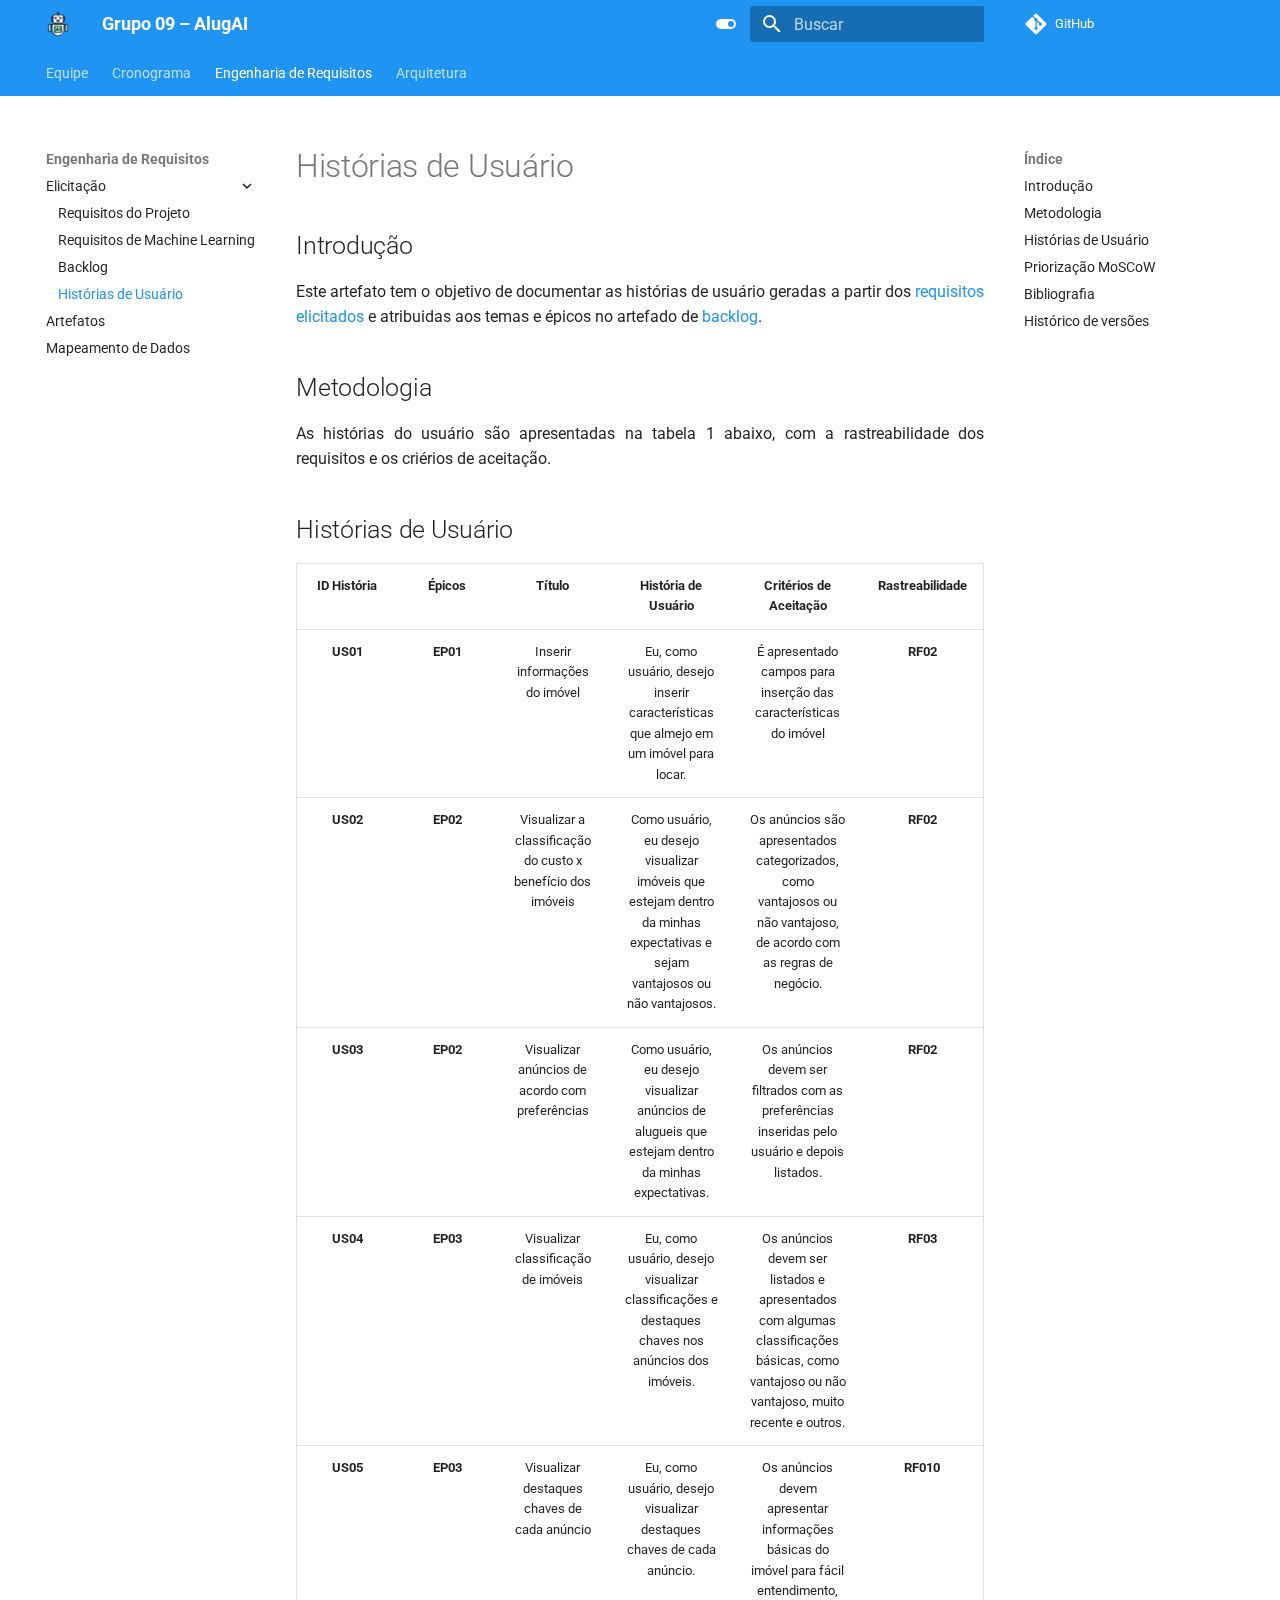
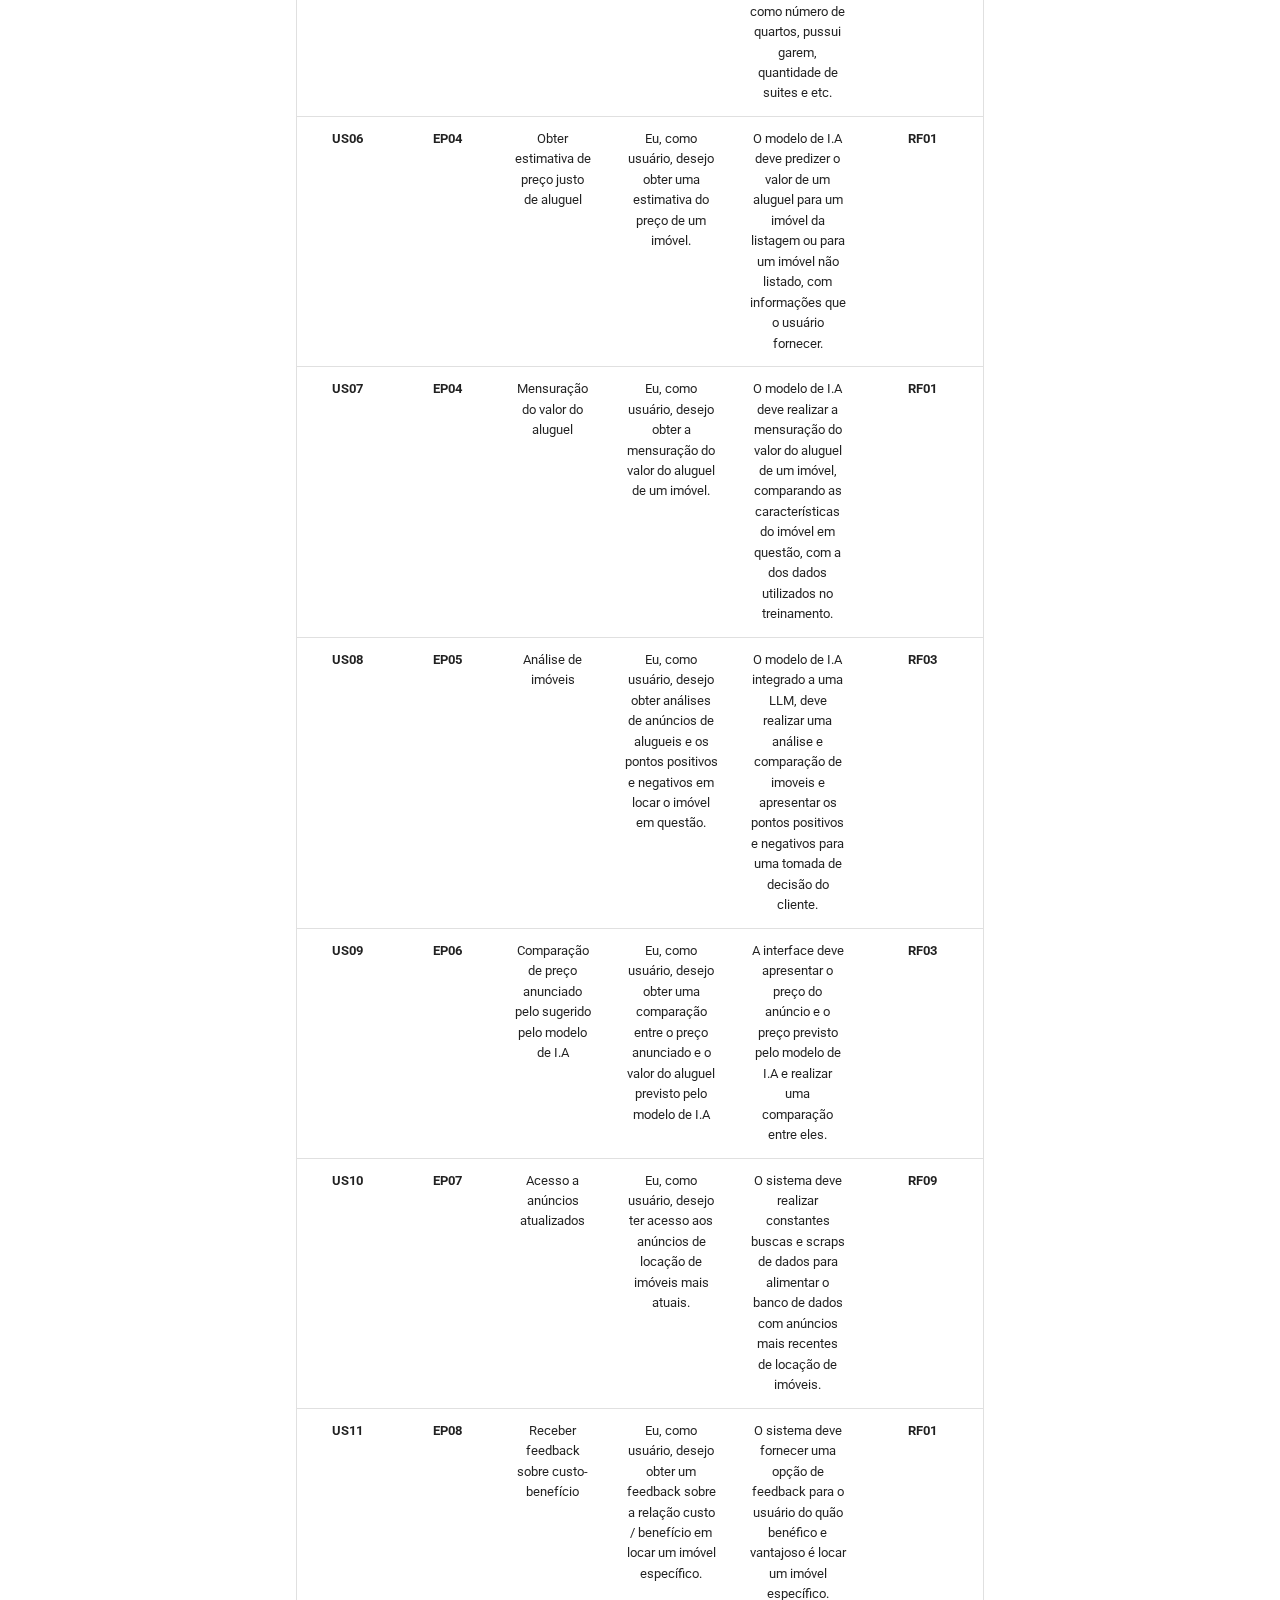
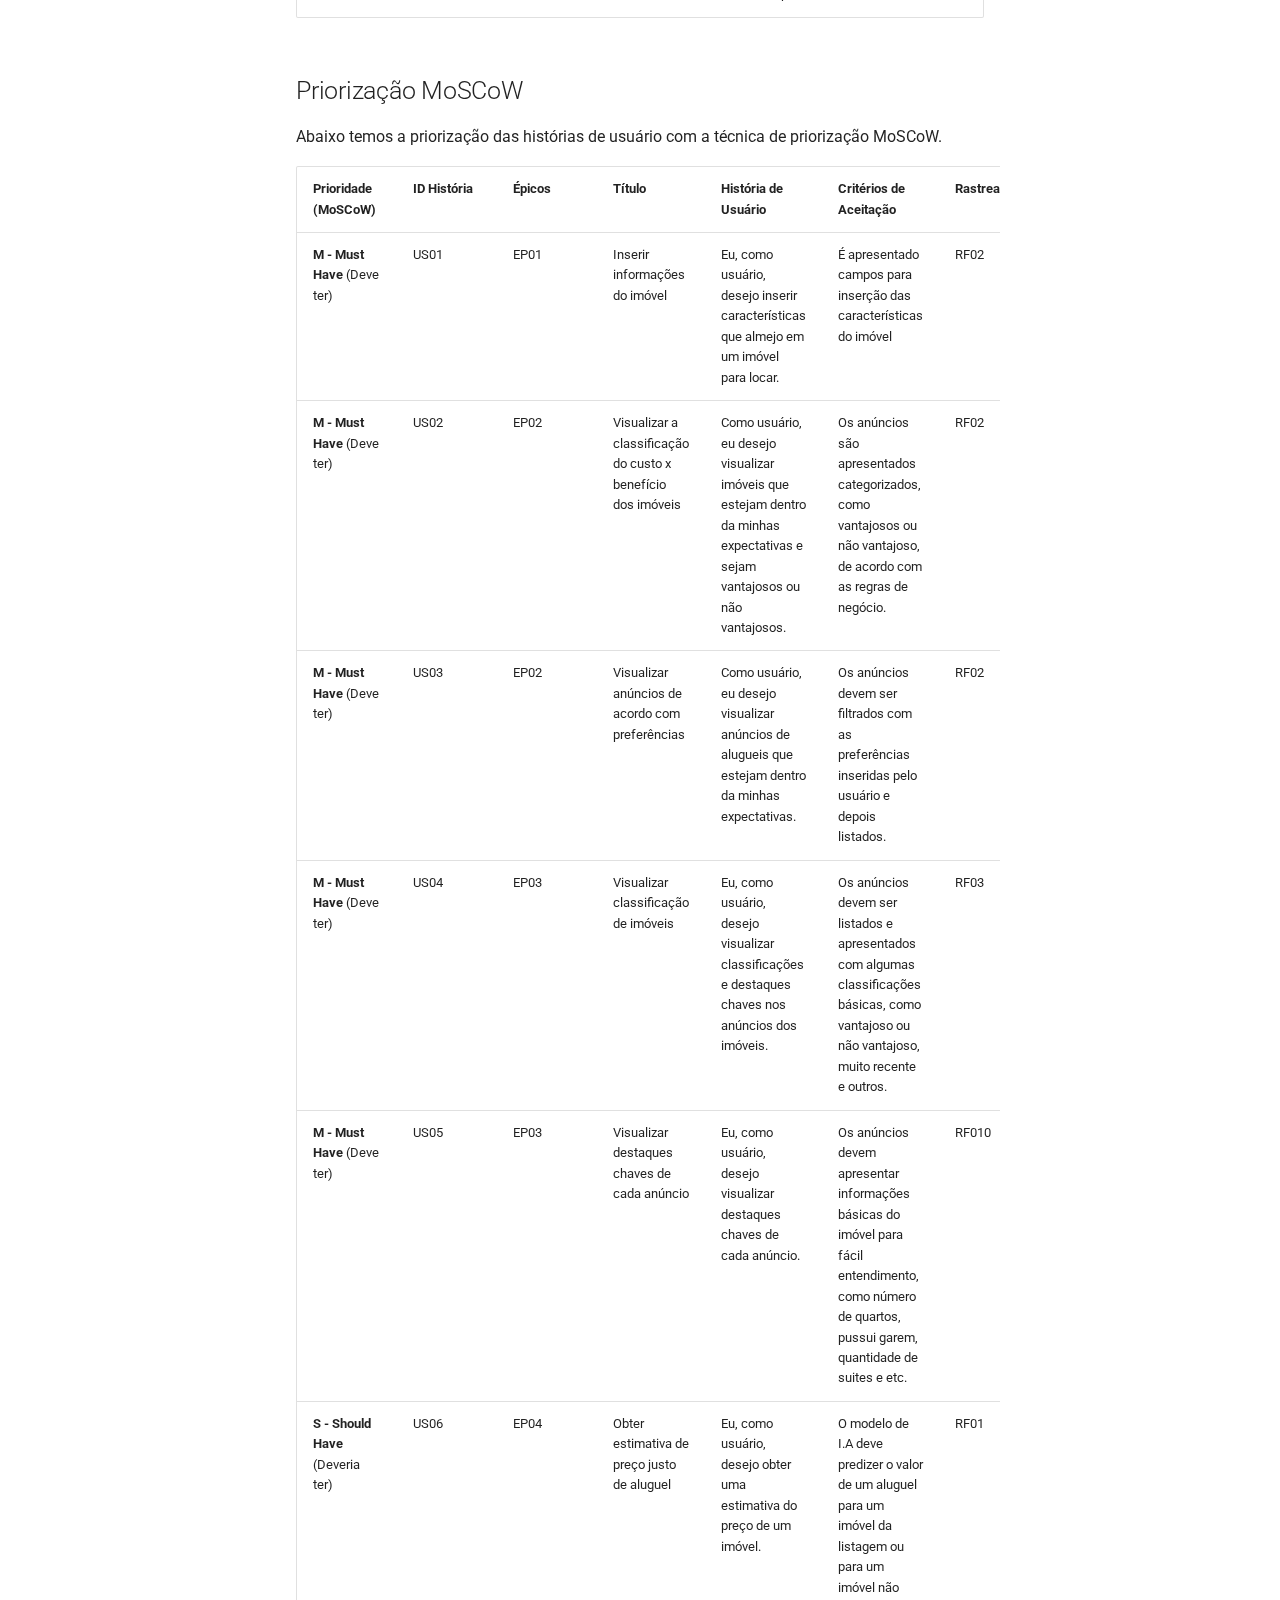
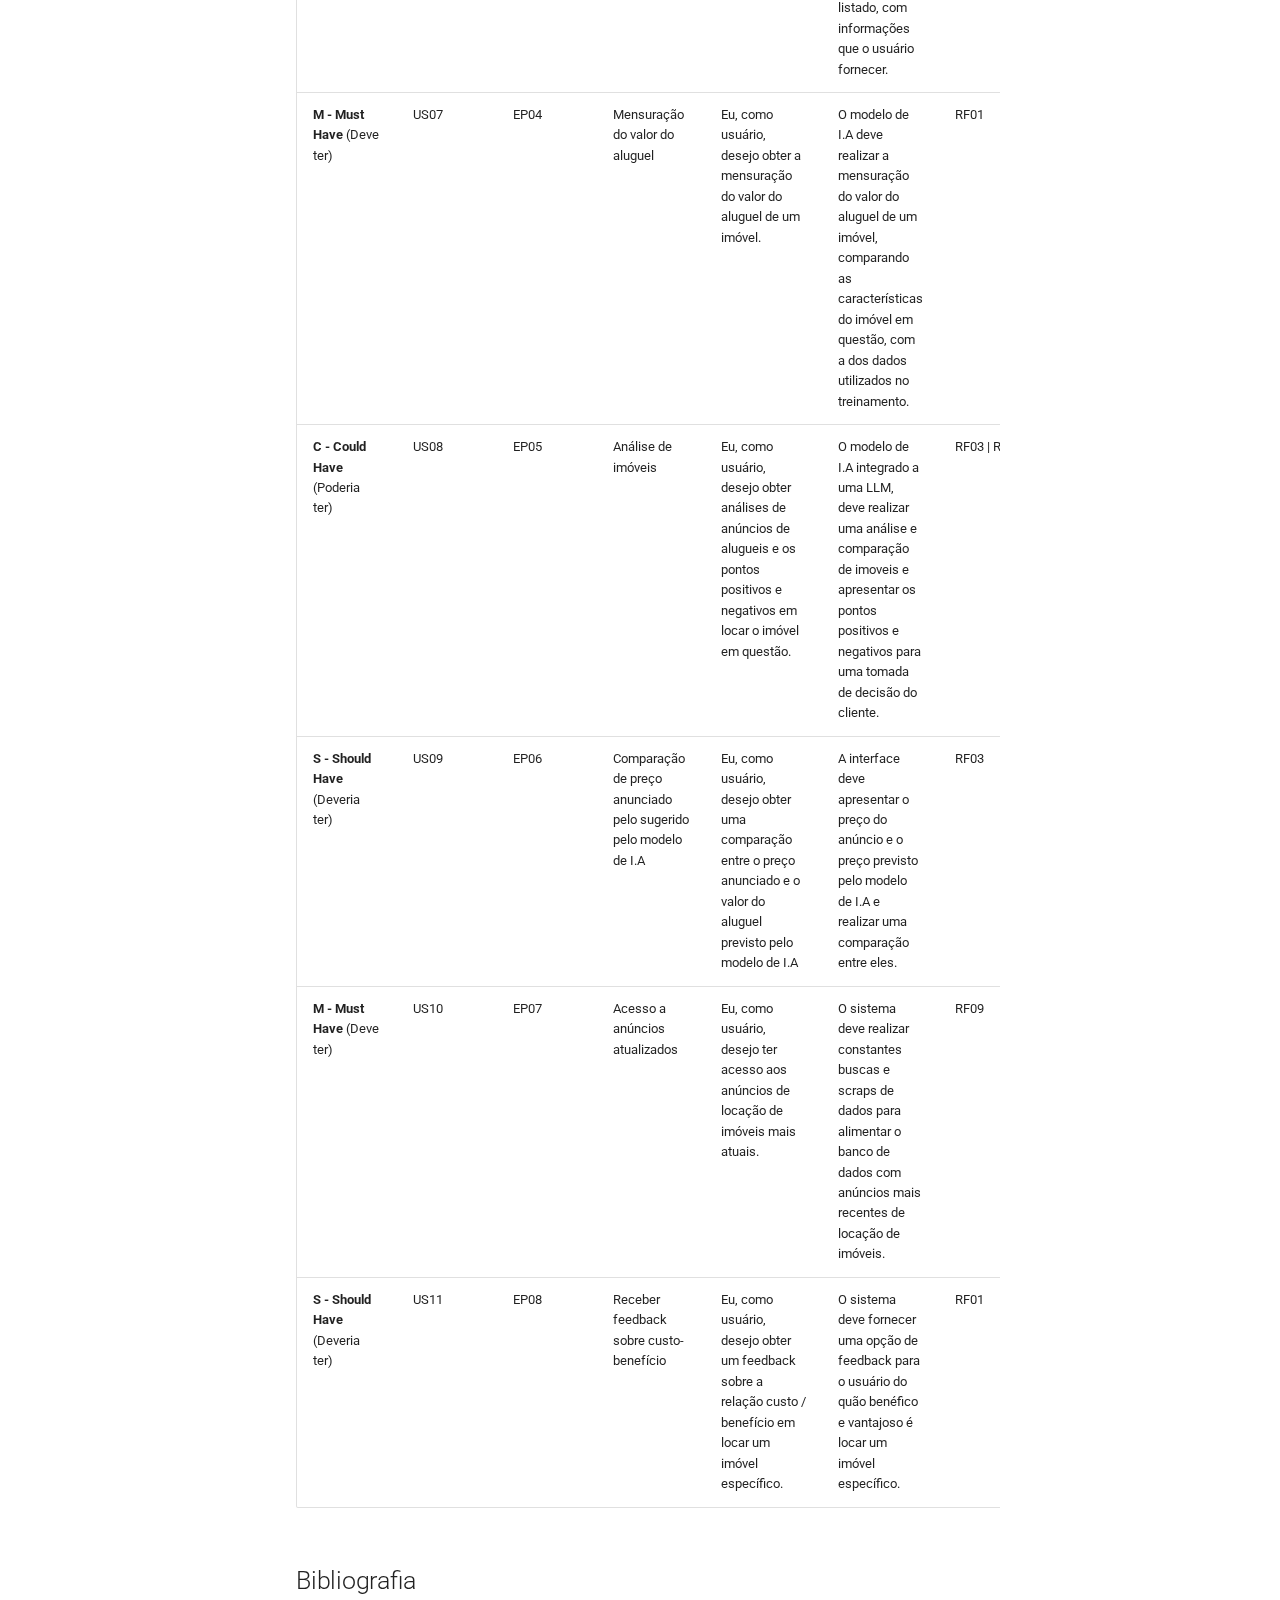
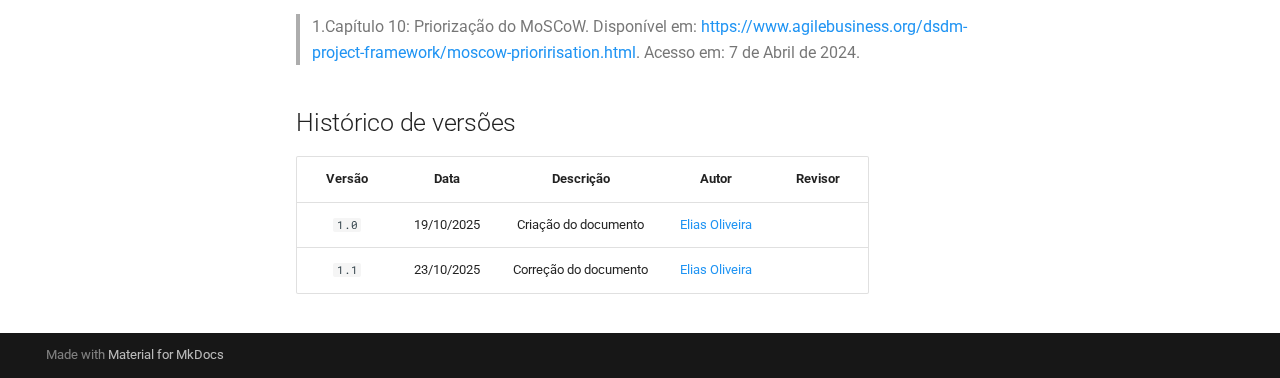
<file: Elicitacao/historias_de_usuario/index.html>
<!doctype html>
<html lang="pt" class="no-js">
  <head>
    
      <meta charset="utf-8">
      <meta name="viewport" content="width=device-width,initial-scale=1">
      
      
      
        <link rel="canonical" href="https://unb-sistemas-de-machine-learning.github.io/Grupo09-PrediAluguel/Elicitacao/historias_de_usuario/">
      
      
        <link rel="prev" href="../backlog/">
      
      
        <link rel="next" href="../../Design_thinking/design_thinking/">
      
      
        
      
      
      <link rel="icon" href="../../assets/logo_agente.png">
      <meta name="generator" content="mkdocs-1.6.1, mkdocs-material-9.7.0">
    
    
      
        <title>Histórias de Usuário - Grupo 09 – AlugAI</title>
      
    
    
      <link rel="stylesheet" href="../../assets/stylesheets/main.618322db.min.css">
      
        
        <link rel="stylesheet" href="../../assets/stylesheets/palette.ab4e12ef.min.css">
      
      


    
    
      
    
    
      
        
        
        <link rel="preconnect" href="https://fonts.gstatic.com" crossorigin>
        <link rel="stylesheet" href="https://fonts.googleapis.com/css?family=Roboto:300,300i,400,400i,700,700i%7CRoboto+Mono:400,400i,700,700i&display=fallback">
        <style>:root{--md-text-font:"Roboto";--md-code-font:"Roboto Mono"}</style>
      
    
    
      <link rel="stylesheet" href="../../stylesheets/extra.css">
    
    <script>__md_scope=new URL("../..",location),__md_hash=e=>[...e].reduce(((e,_)=>(e<<5)-e+_.charCodeAt(0)),0),__md_get=(e,_=localStorage,t=__md_scope)=>JSON.parse(_.getItem(t.pathname+"."+e)),__md_set=(e,_,t=localStorage,a=__md_scope)=>{try{t.setItem(a.pathname+"."+e,JSON.stringify(_))}catch(e){}}</script>
    
      
  


  
  

<script id="__analytics">function __md_analytics(){function e(){dataLayer.push(arguments)}window.dataLayer=window.dataLayer||[],e("js",new Date),e("config","G-7QVWYC7EZJ"),document.addEventListener("DOMContentLoaded",(function(){document.forms.search&&document.forms.search.query.addEventListener("blur",(function(){this.value&&e("event","search",{search_term:this.value})}));document$.subscribe((function(){var t=document.forms.feedback;if(void 0!==t)for(var a of t.querySelectorAll("[type=submit]"))a.addEventListener("click",(function(a){a.preventDefault();var n=document.location.pathname,d=this.getAttribute("data-md-value");e("event","feedback",{page:n,data:d}),t.firstElementChild.disabled=!0;var r=t.querySelector(".md-feedback__note [data-md-value='"+d+"']");r&&(r.hidden=!1)})),t.hidden=!1})),location$.subscribe((function(t){e("config","G-7QVWYC7EZJ",{page_path:t.pathname})}))}));var t=document.createElement("script");t.async=!0,t.src="https://www.googletagmanager.com/gtag/js?id=G-7QVWYC7EZJ",document.getElementById("__analytics").insertAdjacentElement("afterEnd",t)}</script>
  
    <script>"undefined"!=typeof __md_analytics&&__md_analytics()</script>
  

    
    
  </head>
  
  
    
    
      
    
    
    
    
    <body dir="ltr" data-md-color-scheme="default" data-md-color-primary="blue" data-md-color-accent="custom">
  
    
    <input class="md-toggle" data-md-toggle="drawer" type="checkbox" id="__drawer" autocomplete="off">
    <input class="md-toggle" data-md-toggle="search" type="checkbox" id="__search" autocomplete="off">
    <label class="md-overlay" for="__drawer"></label>
    <div data-md-component="skip">
      
        
        <a href="#historias-de-usuario" class="md-skip">
          Pular para conteúdo
        </a>
      
    </div>
    <div data-md-component="announce">
      
    </div>
    
    
      

<header class="md-header" data-md-component="header">
  <nav class="md-header__inner md-grid" aria-label="Cabeçalho">
    <a href="../.." title="Grupo 09 – AlugAI" class="md-header__button md-logo" aria-label="Grupo 09 – AlugAI" data-md-component="logo">
      
  <img src="../../assets/logo_agente.png" alt="logo">

    </a>
    <label class="md-header__button md-icon" for="__drawer">
      
      <svg xmlns="http://www.w3.org/2000/svg" viewBox="0 0 24 24"><path d="M3 6h18v2H3zm0 5h18v2H3zm0 5h18v2H3z"/></svg>
    </label>
    <div class="md-header__title" data-md-component="header-title">
      <div class="md-header__ellipsis">
        <div class="md-header__topic">
          <span class="md-ellipsis">
            Grupo 09 – AlugAI
          </span>
        </div>
        <div class="md-header__topic" data-md-component="header-topic">
          <span class="md-ellipsis">
            
              Histórias de Usuário
            
          </span>
        </div>
      </div>
    </div>
    
      
        <form class="md-header__option" data-md-component="palette">
  
    
    
    
    <input class="md-option" data-md-color-media="" data-md-color-scheme="default" data-md-color-primary="blue" data-md-color-accent="custom"  aria-label="Mudar para o modo escuro"  type="radio" name="__palette" id="__palette_0">
    
      <label class="md-header__button md-icon" title="Mudar para o modo escuro" for="__palette_1" hidden>
        <svg xmlns="http://www.w3.org/2000/svg" viewBox="0 0 24 24"><path d="M17 7H7a5 5 0 0 0-5 5 5 5 0 0 0 5 5h10a5 5 0 0 0 5-5 5 5 0 0 0-5-5m0 8a3 3 0 0 1-3-3 3 3 0 0 1 3-3 3 3 0 0 1 3 3 3 3 0 0 1-3 3"/></svg>
      </label>
    
  
    
    
    
    <input class="md-option" data-md-color-media="" data-md-color-scheme="slate" data-md-color-primary="blue" data-md-color-accent="custom"  aria-label="Mudar para o modo claro"  type="radio" name="__palette" id="__palette_1">
    
      <label class="md-header__button md-icon" title="Mudar para o modo claro" for="__palette_0" hidden>
        <svg xmlns="http://www.w3.org/2000/svg" viewBox="0 0 24 24"><path d="M17 6H7c-3.31 0-6 2.69-6 6s2.69 6 6 6h10c3.31 0 6-2.69 6-6s-2.69-6-6-6m0 10H7c-2.21 0-4-1.79-4-4s1.79-4 4-4h10c2.21 0 4 1.79 4 4s-1.79 4-4 4M7 9c-1.66 0-3 1.34-3 3s1.34 3 3 3 3-1.34 3-3-1.34-3-3-3"/></svg>
      </label>
    
  
</form>
      
    
    
      <script>var palette=__md_get("__palette");if(palette&&palette.color){if("(prefers-color-scheme)"===palette.color.media){var media=matchMedia("(prefers-color-scheme: light)"),input=document.querySelector(media.matches?"[data-md-color-media='(prefers-color-scheme: light)']":"[data-md-color-media='(prefers-color-scheme: dark)']");palette.color.media=input.getAttribute("data-md-color-media"),palette.color.scheme=input.getAttribute("data-md-color-scheme"),palette.color.primary=input.getAttribute("data-md-color-primary"),palette.color.accent=input.getAttribute("data-md-color-accent")}for(var[key,value]of Object.entries(palette.color))document.body.setAttribute("data-md-color-"+key,value)}</script>
    
    
    
      
      
        <label class="md-header__button md-icon" for="__search">
          
          <svg xmlns="http://www.w3.org/2000/svg" viewBox="0 0 24 24"><path d="M9.5 3A6.5 6.5 0 0 1 16 9.5c0 1.61-.59 3.09-1.56 4.23l.27.27h.79l5 5-1.5 1.5-5-5v-.79l-.27-.27A6.52 6.52 0 0 1 9.5 16 6.5 6.5 0 0 1 3 9.5 6.5 6.5 0 0 1 9.5 3m0 2C7 5 5 7 5 9.5S7 14 9.5 14 14 12 14 9.5 12 5 9.5 5"/></svg>
        </label>
        <div class="md-search" data-md-component="search" role="dialog">
  <label class="md-search__overlay" for="__search"></label>
  <div class="md-search__inner" role="search">
    <form class="md-search__form" name="search">
      <input type="text" class="md-search__input" name="query" aria-label="Buscar" placeholder="Buscar" autocapitalize="off" autocorrect="off" autocomplete="off" spellcheck="false" data-md-component="search-query" required>
      <label class="md-search__icon md-icon" for="__search">
        
        <svg xmlns="http://www.w3.org/2000/svg" viewBox="0 0 24 24"><path d="M9.5 3A6.5 6.5 0 0 1 16 9.5c0 1.61-.59 3.09-1.56 4.23l.27.27h.79l5 5-1.5 1.5-5-5v-.79l-.27-.27A6.52 6.52 0 0 1 9.5 16 6.5 6.5 0 0 1 3 9.5 6.5 6.5 0 0 1 9.5 3m0 2C7 5 5 7 5 9.5S7 14 9.5 14 14 12 14 9.5 12 5 9.5 5"/></svg>
        
        <svg xmlns="http://www.w3.org/2000/svg" viewBox="0 0 24 24"><path d="M20 11v2H8l5.5 5.5-1.42 1.42L4.16 12l7.92-7.92L13.5 5.5 8 11z"/></svg>
      </label>
      <nav class="md-search__options" aria-label="Pesquisar">
        
        <button type="reset" class="md-search__icon md-icon" title="Limpar" aria-label="Limpar" tabindex="-1">
          
          <svg xmlns="http://www.w3.org/2000/svg" viewBox="0 0 24 24"><path d="M19 6.41 17.59 5 12 10.59 6.41 5 5 6.41 10.59 12 5 17.59 6.41 19 12 13.41 17.59 19 19 17.59 13.41 12z"/></svg>
        </button>
      </nav>
      
    </form>
    <div class="md-search__output">
      <div class="md-search__scrollwrap" tabindex="0" data-md-scrollfix>
        <div class="md-search-result" data-md-component="search-result">
          <div class="md-search-result__meta">
            Inicializando busca
          </div>
          <ol class="md-search-result__list" role="presentation"></ol>
        </div>
      </div>
    </div>
  </div>
</div>
      
    
    
      <div class="md-header__source">
        <a href="https://github.com/unb-Sistemas-de-Machine-learning/Grupo09-PrediAluguel" title="Ir para repositório" class="md-source" data-md-component="source">
  <div class="md-source__icon md-icon">
    
    <svg xmlns="http://www.w3.org/2000/svg" viewBox="0 0 448 512"><!--! Font Awesome Free 7.1.0 by @fontawesome - https://fontawesome.com License - https://fontawesome.com/license/free (Icons: CC BY 4.0, Fonts: SIL OFL 1.1, Code: MIT License) Copyright 2025 Fonticons, Inc.--><path d="M439.6 236.1 244 40.5c-5.4-5.5-12.8-8.5-20.4-8.5s-15 3-20.4 8.4L162.5 81l51.5 51.5c27.1-9.1 52.7 16.8 43.4 43.7l49.7 49.7c34.2-11.8 61.2 31 35.5 56.7-26.5 26.5-70.2-2.9-56-37.3L240.3 199v121.9c25.3 12.5 22.3 41.8 9.1 55-6.4 6.4-15.2 10.1-24.3 10.1s-17.8-3.6-24.3-10.1c-17.6-17.6-11.1-46.9 11.2-56v-123c-20.8-8.5-24.6-30.7-18.6-45L142.6 101 8.5 235.1C3 240.6 0 247.9 0 255.5s3 15 8.5 20.4l195.6 195.7c5.4 5.4 12.7 8.4 20.4 8.4s15-3 20.4-8.4l194.7-194.7c5.4-5.4 8.4-12.8 8.4-20.4s-3-15-8.4-20.4"/></svg>
  </div>
  <div class="md-source__repository">
    GitHub
  </div>
</a>
      </div>
    
  </nav>
  
</header>
    
    <div class="md-container" data-md-component="container">
      
      
        
          
            
<nav class="md-tabs" aria-label="Abas" data-md-component="tabs">
  <div class="md-grid">
    <ul class="md-tabs__list">
      
        
  
  
  
  
    <li class="md-tabs__item">
      <a href="../.." class="md-tabs__link">
        
  
  
    
  
  Equipe

      </a>
    </li>
  

      
        
  
  
  
  
    
    
      <li class="md-tabs__item">
        <a href="../../Planejamento/cronograma/" class="md-tabs__link">
          
  
  
  Cronograma

        </a>
      </li>
    
  

      
        
  
  
  
    
  
  
    
    
      
  
  
  
    
  
  
    
    
      <li class="md-tabs__item md-tabs__item--active">
        <a href="../requisitosProduto/" class="md-tabs__link">
          
  
  
  Engenharia de Requisitos

        </a>
      </li>
    
  

    
  

      
        
  
  
  
  
    
    
      <li class="md-tabs__item">
        <a href="../../Arquitetura/arquitetura_dados/" class="md-tabs__link">
          
  
  
  Arquitetura

        </a>
      </li>
    
  

      
    </ul>
  </div>
</nav>
          
        
      
      <main class="md-main" data-md-component="main">
        <div class="md-main__inner md-grid">
          
            
              
              <div class="md-sidebar md-sidebar--primary" data-md-component="sidebar" data-md-type="navigation" >
                <div class="md-sidebar__scrollwrap">
                  <div class="md-sidebar__inner">
                    


  


<nav class="md-nav md-nav--primary md-nav--lifted" aria-label="Navegação" data-md-level="0">
  <label class="md-nav__title" for="__drawer">
    <a href="../.." title="Grupo 09 – AlugAI" class="md-nav__button md-logo" aria-label="Grupo 09 – AlugAI" data-md-component="logo">
      
  <img src="../../assets/logo_agente.png" alt="logo">

    </a>
    Grupo 09 – AlugAI
  </label>
  
    <div class="md-nav__source">
      <a href="https://github.com/unb-Sistemas-de-Machine-learning/Grupo09-PrediAluguel" title="Ir para repositório" class="md-source" data-md-component="source">
  <div class="md-source__icon md-icon">
    
    <svg xmlns="http://www.w3.org/2000/svg" viewBox="0 0 448 512"><!--! Font Awesome Free 7.1.0 by @fontawesome - https://fontawesome.com License - https://fontawesome.com/license/free (Icons: CC BY 4.0, Fonts: SIL OFL 1.1, Code: MIT License) Copyright 2025 Fonticons, Inc.--><path d="M439.6 236.1 244 40.5c-5.4-5.5-12.8-8.5-20.4-8.5s-15 3-20.4 8.4L162.5 81l51.5 51.5c27.1-9.1 52.7 16.8 43.4 43.7l49.7 49.7c34.2-11.8 61.2 31 35.5 56.7-26.5 26.5-70.2-2.9-56-37.3L240.3 199v121.9c25.3 12.5 22.3 41.8 9.1 55-6.4 6.4-15.2 10.1-24.3 10.1s-17.8-3.6-24.3-10.1c-17.6-17.6-11.1-46.9 11.2-56v-123c-20.8-8.5-24.6-30.7-18.6-45L142.6 101 8.5 235.1C3 240.6 0 247.9 0 255.5s3 15 8.5 20.4l195.6 195.7c5.4 5.4 12.7 8.4 20.4 8.4s15-3 20.4-8.4l194.7-194.7c5.4-5.4 8.4-12.8 8.4-20.4s-3-15-8.4-20.4"/></svg>
  </div>
  <div class="md-source__repository">
    GitHub
  </div>
</a>
    </div>
  
  <ul class="md-nav__list" data-md-scrollfix>
    
      
      
  
  
  
  
    <li class="md-nav__item">
      <a href="../.." class="md-nav__link">
        
  
  
  <span class="md-ellipsis">
    
  
    Equipe
  

    
  </span>
  
  

      </a>
    </li>
  

    
      
      
  
  
  
  
    
    
    
    
      
      
    
    
    <li class="md-nav__item md-nav__item--nested">
      
        
        
        <input class="md-nav__toggle md-toggle " type="checkbox" id="__nav_2" >
        
          
          <label class="md-nav__link" for="__nav_2" id="__nav_2_label" tabindex="0">
            
  
  
  <span class="md-ellipsis">
    
  
    Cronograma
  

    
  </span>
  
  

            <span class="md-nav__icon md-icon"></span>
          </label>
        
        <nav class="md-nav" data-md-level="1" aria-labelledby="__nav_2_label" aria-expanded="false">
          <label class="md-nav__title" for="__nav_2">
            <span class="md-nav__icon md-icon"></span>
            
  
    Cronograma
  

          </label>
          <ul class="md-nav__list" data-md-scrollfix>
            
              
                
  
  
  
  
    <li class="md-nav__item">
      <a href="../../Planejamento/cronograma/" class="md-nav__link">
        
  
  
  <span class="md-ellipsis">
    
  
    Sprints
  

    
  </span>
  
  

      </a>
    </li>
  

              
            
          </ul>
        </nav>
      
    </li>
  

    
      
      
  
  
    
  
  
  
    
    
    
    
      
        
        
      
      
    
    
    <li class="md-nav__item md-nav__item--active md-nav__item--section md-nav__item--nested">
      
        
        
        <input class="md-nav__toggle md-toggle " type="checkbox" id="__nav_3" checked>
        
          
          <label class="md-nav__link" for="__nav_3" id="__nav_3_label" tabindex="">
            
  
  
  <span class="md-ellipsis">
    
  
    Engenharia de Requisitos
  

    
  </span>
  
  

            <span class="md-nav__icon md-icon"></span>
          </label>
        
        <nav class="md-nav" data-md-level="1" aria-labelledby="__nav_3_label" aria-expanded="true">
          <label class="md-nav__title" for="__nav_3">
            <span class="md-nav__icon md-icon"></span>
            
  
    Engenharia de Requisitos
  

          </label>
          <ul class="md-nav__list" data-md-scrollfix>
            
              
                
  
  
    
  
  
  
    
    
    
    
      
      
    
    
    <li class="md-nav__item md-nav__item--active md-nav__item--nested">
      
        
        
        <input class="md-nav__toggle md-toggle " type="checkbox" id="__nav_3_1" checked>
        
          
          <label class="md-nav__link" for="__nav_3_1" id="__nav_3_1_label" tabindex="0">
            
  
  
  <span class="md-ellipsis">
    
  
    Elicitação
  

    
  </span>
  
  

            <span class="md-nav__icon md-icon"></span>
          </label>
        
        <nav class="md-nav" data-md-level="2" aria-labelledby="__nav_3_1_label" aria-expanded="true">
          <label class="md-nav__title" for="__nav_3_1">
            <span class="md-nav__icon md-icon"></span>
            
  
    Elicitação
  

          </label>
          <ul class="md-nav__list" data-md-scrollfix>
            
              
                
  
  
  
  
    <li class="md-nav__item">
      <a href="../requisitosProduto/" class="md-nav__link">
        
  
  
  <span class="md-ellipsis">
    
  
    Requisitos do Projeto
  

    
  </span>
  
  

      </a>
    </li>
  

              
            
              
                
  
  
  
  
    <li class="md-nav__item">
      <a href="../requisitosML/" class="md-nav__link">
        
  
  
  <span class="md-ellipsis">
    
  
    Requisitos de Machine Learning
  

    
  </span>
  
  

      </a>
    </li>
  

              
            
              
                
  
  
  
  
    <li class="md-nav__item">
      <a href="../backlog/" class="md-nav__link">
        
  
  
  <span class="md-ellipsis">
    
  
    Backlog
  

    
  </span>
  
  

      </a>
    </li>
  

              
            
              
                
  
  
    
  
  
  
    <li class="md-nav__item md-nav__item--active">
      
      <input class="md-nav__toggle md-toggle" type="checkbox" id="__toc">
      
      
        
      
      
        <label class="md-nav__link md-nav__link--active" for="__toc">
          
  
  
  <span class="md-ellipsis">
    
  
    Histórias de Usuário
  

    
  </span>
  
  

          <span class="md-nav__icon md-icon"></span>
        </label>
      
      <a href="./" class="md-nav__link md-nav__link--active">
        
  
  
  <span class="md-ellipsis">
    
  
    Histórias de Usuário
  

    
  </span>
  
  

      </a>
      
        

<nav class="md-nav md-nav--secondary" aria-label="Índice">
  
  
  
    
  
  
    <label class="md-nav__title" for="__toc">
      <span class="md-nav__icon md-icon"></span>
      Índice
    </label>
    <ul class="md-nav__list" data-md-component="toc" data-md-scrollfix>
      
        <li class="md-nav__item">
  <a href="#introducao" class="md-nav__link">
    <span class="md-ellipsis">
      
        Introdução
      
    </span>
  </a>
  
</li>
      
        <li class="md-nav__item">
  <a href="#metodologia" class="md-nav__link">
    <span class="md-ellipsis">
      
        Metodologia
      
    </span>
  </a>
  
</li>
      
        <li class="md-nav__item">
  <a href="#historias-de-usuario_1" class="md-nav__link">
    <span class="md-ellipsis">
      
        Histórias de Usuário
      
    </span>
  </a>
  
</li>
      
        <li class="md-nav__item">
  <a href="#priorizacao-moscow" class="md-nav__link">
    <span class="md-ellipsis">
      
        Priorização MoSCoW
      
    </span>
  </a>
  
</li>
      
        <li class="md-nav__item">
  <a href="#bibliografia" class="md-nav__link">
    <span class="md-ellipsis">
      
        Bibliografia
      
    </span>
  </a>
  
</li>
      
        <li class="md-nav__item">
  <a href="#historico-de-versoes" class="md-nav__link">
    <span class="md-ellipsis">
      
        Histórico de versões
      
    </span>
  </a>
  
</li>
      
    </ul>
  
</nav>
      
    </li>
  

              
            
          </ul>
        </nav>
      
    </li>
  

              
            
              
                
  
  
  
  
    <li class="md-nav__item">
      <a href="../../Design_thinking/design_thinking/" class="md-nav__link">
        
  
  
  <span class="md-ellipsis">
    
  
    Artefatos
  

    
  </span>
  
  

      </a>
    </li>
  

              
            
              
                
  
  
  
  
    <li class="md-nav__item">
      <a href="../../Design_thinking/mapeamento_dados/" class="md-nav__link">
        
  
  
  <span class="md-ellipsis">
    
  
    Mapeamento de Dados
  

    
  </span>
  
  

      </a>
    </li>
  

              
            
          </ul>
        </nav>
      
    </li>
  

    
      
      
  
  
  
  
    
    
    
    
      
      
    
    
    <li class="md-nav__item md-nav__item--nested">
      
        
        
        <input class="md-nav__toggle md-toggle " type="checkbox" id="__nav_4" >
        
          
          <label class="md-nav__link" for="__nav_4" id="__nav_4_label" tabindex="0">
            
  
  
  <span class="md-ellipsis">
    
  
    Arquitetura
  

    
  </span>
  
  

            <span class="md-nav__icon md-icon"></span>
          </label>
        
        <nav class="md-nav" data-md-level="1" aria-labelledby="__nav_4_label" aria-expanded="false">
          <label class="md-nav__title" for="__nav_4">
            <span class="md-nav__icon md-icon"></span>
            
  
    Arquitetura
  

          </label>
          <ul class="md-nav__list" data-md-scrollfix>
            
              
                
  
  
  
  
    <li class="md-nav__item">
      <a href="../../Arquitetura/arquitetura_dados/" class="md-nav__link">
        
  
  
  <span class="md-ellipsis">
    
  
    Arquitetura de Dados
  

    
  </span>
  
  

      </a>
    </li>
  

              
            
              
                
  
  
  
  
    <li class="md-nav__item">
      <a href="../../Arquitetura/engenharia_dados/" class="md-nav__link">
        
  
  
  <span class="md-ellipsis">
    
  
    Engenharia de Dados
  

    
  </span>
  
  

      </a>
    </li>
  

              
            
          </ul>
        </nav>
      
    </li>
  

    
  </ul>
</nav>
                  </div>
                </div>
              </div>
            
            
              
              <div class="md-sidebar md-sidebar--secondary" data-md-component="sidebar" data-md-type="toc" >
                <div class="md-sidebar__scrollwrap">
                  <div class="md-sidebar__inner">
                    

<nav class="md-nav md-nav--secondary" aria-label="Índice">
  
  
  
    
  
  
    <label class="md-nav__title" for="__toc">
      <span class="md-nav__icon md-icon"></span>
      Índice
    </label>
    <ul class="md-nav__list" data-md-component="toc" data-md-scrollfix>
      
        <li class="md-nav__item">
  <a href="#introducao" class="md-nav__link">
    <span class="md-ellipsis">
      
        Introdução
      
    </span>
  </a>
  
</li>
      
        <li class="md-nav__item">
  <a href="#metodologia" class="md-nav__link">
    <span class="md-ellipsis">
      
        Metodologia
      
    </span>
  </a>
  
</li>
      
        <li class="md-nav__item">
  <a href="#historias-de-usuario_1" class="md-nav__link">
    <span class="md-ellipsis">
      
        Histórias de Usuário
      
    </span>
  </a>
  
</li>
      
        <li class="md-nav__item">
  <a href="#priorizacao-moscow" class="md-nav__link">
    <span class="md-ellipsis">
      
        Priorização MoSCoW
      
    </span>
  </a>
  
</li>
      
        <li class="md-nav__item">
  <a href="#bibliografia" class="md-nav__link">
    <span class="md-ellipsis">
      
        Bibliografia
      
    </span>
  </a>
  
</li>
      
        <li class="md-nav__item">
  <a href="#historico-de-versoes" class="md-nav__link">
    <span class="md-ellipsis">
      
        Histórico de versões
      
    </span>
  </a>
  
</li>
      
    </ul>
  
</nav>
                  </div>
                </div>
              </div>
            
          
          
            <div class="md-content" data-md-component="content">
              
              <article class="md-content__inner md-typeset">
                
                  


  
  


<h1 id="historias-de-usuario">Histórias de Usuário</h1>
<h2 id="introducao">Introdução</h2>
<p>Este artefato tem o objetivo de documentar as histórias de usuário geradas a partir dos <a href="../requisitosProduto/">requisitos elicitados</a> e atribuidas aos temas e épicos no artefado de <a href="../backlog/">backlog</a>.</p>
<h2 id="metodologia">Metodologia</h2>
<p>As histórias do usuário são apresentadas na tabela 1 abaixo, com a rastreabilidade dos requisitos e os criérios de aceitação.</p>
<h2 id="historias-de-usuario_1">Histórias de Usuário</h2>
<table>
<thead>
<tr>
<th style="text-align: center;">ID História</th>
<th style="text-align: center;">Épicos</th>
<th style="text-align: center;">Título</th>
<th style="text-align: center;">História de Usuário</th>
<th style="text-align: center;">Critérios de Aceitação</th>
<th style="text-align: center;">Rastreabilidade</th>
</tr>
</thead>
<tbody>
<tr>
<td style="text-align: center;"><strong>US01</strong></td>
<td style="text-align: center;"><strong>EP01</strong></td>
<td style="text-align: center;">Inserir informações do imóvel</td>
<td style="text-align: center;">Eu, como usuário, desejo inserir características que almejo em um imóvel para locar.</td>
<td style="text-align: center;">É apresentado campos para inserção das características do imóvel</td>
<td style="text-align: center;"><strong>RF02</strong></td>
</tr>
<tr>
<td style="text-align: center;"><strong>US02</strong></td>
<td style="text-align: center;"><strong>EP02</strong></td>
<td style="text-align: center;">Visualizar a classificação do custo x benefício dos imóveis</td>
<td style="text-align: center;">Como usuário, eu desejo visualizar imóveis que estejam dentro da minhas expectativas e sejam vantajosos ou não vantajosos.</td>
<td style="text-align: center;">Os anúncios são apresentados categorizados, como vantajosos ou não vantajoso, de acordo com as regras de negócio.</td>
<td style="text-align: center;"><strong>RF02</strong></td>
</tr>
<tr>
<td style="text-align: center;"><strong>US03</strong></td>
<td style="text-align: center;"><strong>EP02</strong></td>
<td style="text-align: center;">Visualizar anúncios de acordo com preferências</td>
<td style="text-align: center;">Como usuário, eu desejo visualizar anúncios de alugueis que estejam dentro da minhas expectativas.</td>
<td style="text-align: center;">Os anúncios devem ser filtrados com as preferências inseridas pelo usuário e depois listados.</td>
<td style="text-align: center;"><strong>RF02</strong></td>
</tr>
<tr>
<td style="text-align: center;"><strong>US04</strong></td>
<td style="text-align: center;"><strong>EP03</strong></td>
<td style="text-align: center;">Visualizar classificação de imóveis</td>
<td style="text-align: center;">Eu, como usuário, desejo visualizar classificações e destaques chaves nos anúncios dos imóveis.</td>
<td style="text-align: center;">Os anúncios devem ser listados e apresentados com algumas classificações básicas, como vantajoso ou não vantajoso, muito recente e outros.</td>
<td style="text-align: center;"><strong>RF03</strong></td>
</tr>
<tr>
<td style="text-align: center;"><strong>US05</strong></td>
<td style="text-align: center;"><strong>EP03</strong></td>
<td style="text-align: center;">Visualizar destaques chaves de cada anúncio</td>
<td style="text-align: center;">Eu, como usuário, desejo visualizar destaques chaves de cada anúncio.</td>
<td style="text-align: center;">Os anúncios devem apresentar informações básicas do imóvel para fácil entendimento, como número de quartos, pussui garem, quantidade de suites e etc.</td>
<td style="text-align: center;"><strong>RF010</strong></td>
</tr>
<tr>
<td style="text-align: center;"><strong>US06</strong></td>
<td style="text-align: center;"><strong>EP04</strong></td>
<td style="text-align: center;">Obter estimativa de preço justo de aluguel</td>
<td style="text-align: center;">Eu, como usuário, desejo obter uma estimativa do preço de um imóvel.</td>
<td style="text-align: center;">O modelo de I.A deve predizer o valor de um aluguel para um imóvel da listagem ou para um imóvel não listado, com informações que o usuário fornecer.</td>
<td style="text-align: center;"><strong>RF01</strong></td>
</tr>
<tr>
<td style="text-align: center;"><strong>US07</strong></td>
<td style="text-align: center;"><strong>EP04</strong></td>
<td style="text-align: center;">Mensuração do valor do aluguel</td>
<td style="text-align: center;">Eu, como usuário, desejo obter a mensuração do valor do aluguel de um imóvel.</td>
<td style="text-align: center;">O modelo de I.A deve realizar a mensuração do valor do aluguel de um imóvel, comparando as características do imóvel em questão, com a dos dados utilizados no treinamento.</td>
<td style="text-align: center;"><strong>RF01</strong></td>
</tr>
<tr>
<td style="text-align: center;"><strong>US08</strong></td>
<td style="text-align: center;"><strong>EP05</strong></td>
<td style="text-align: center;">Análise de imóveis</td>
<td style="text-align: center;">Eu, como usuário, desejo obter análises de anúncios de alugueis e os pontos positivos e negativos em locar o imóvel em questão.</td>
<td style="text-align: center;">O modelo de I.A integrado a uma LLM, deve realizar uma análise e comparação de imoveis e apresentar os pontos positivos e negativos para uma tomada de decisão do cliente.</td>
<td style="text-align: center;"><strong>RF03</strong></td>
</tr>
<tr>
<td style="text-align: center;"><strong>US09</strong></td>
<td style="text-align: center;"><strong>EP06</strong></td>
<td style="text-align: center;">Comparação de preço anunciado pelo sugerido pelo modelo de I.A</td>
<td style="text-align: center;">Eu, como usuário, desejo obter uma comparação entre o preço anunciado e o valor do aluguel previsto pelo modelo de I.A</td>
<td style="text-align: center;">A interface deve apresentar o preço do anúncio e o preço previsto pelo modelo de I.A e realizar uma comparação entre eles.</td>
<td style="text-align: center;"><strong>RF03</strong></td>
</tr>
<tr>
<td style="text-align: center;"><strong>US10</strong></td>
<td style="text-align: center;"><strong>EP07</strong></td>
<td style="text-align: center;">Acesso a anúncios atualizados</td>
<td style="text-align: center;">Eu, como usuário, desejo ter acesso aos anúncios de locação de imóveis mais atuais.</td>
<td style="text-align: center;">O sistema deve realizar constantes buscas e scraps de dados para alimentar o banco de dados com anúncios mais recentes de locação de imóveis.</td>
<td style="text-align: center;"><strong>RF09</strong></td>
</tr>
<tr>
<td style="text-align: center;"><strong>US11</strong></td>
<td style="text-align: center;"><strong>EP08</strong></td>
<td style="text-align: center;">Receber feedback sobre custo-benefício</td>
<td style="text-align: center;">Eu, como usuário, desejo obter um feedback sobre a relação custo / benefício em locar um imóvel específico.</td>
<td style="text-align: center;">O sistema deve fornecer uma opção de feedback para o usuário do quão benéfico e vantajoso é locar um imóvel específico.</td>
<td style="text-align: center;"><strong>RF01</strong></td>
</tr>
</tbody>
</table>
<h2 id="priorizacao-moscow">Priorização MoSCoW</h2>
<p>Abaixo temos a priorização das histórias de usuário com a técnica de priorização MoSCoW.</p>
<table>
<thead>
<tr>
<th>Prioridade (MoSCoW)</th>
<th>ID História</th>
<th>Épicos</th>
<th>Título</th>
<th>História de Usuário</th>
<th>Critérios de Aceitação</th>
<th>Rastreabilidade</th>
</tr>
</thead>
<tbody>
<tr>
<td><strong>M - Must Have</strong> (Deve ter)</td>
<td>US01</td>
<td>EP01</td>
<td>Inserir informações do imóvel</td>
<td>Eu, como usuário, desejo inserir características que almejo em um imóvel para locar.</td>
<td>É apresentado campos para inserção das características do imóvel</td>
<td>RF02</td>
</tr>
<tr>
<td><strong>M - Must Have</strong> (Deve ter)</td>
<td>US02</td>
<td>EP02</td>
<td>Visualizar a classificação do custo x benefício dos imóveis</td>
<td>Como usuário, eu desejo visualizar imóveis que estejam dentro da minhas expectativas e sejam vantajosos ou não vantajosos.</td>
<td>Os anúncios são apresentados categorizados, como vantajosos ou não vantajoso, de acordo com as regras de negócio.</td>
<td>RF02</td>
</tr>
<tr>
<td><strong>M - Must Have</strong> (Deve ter)</td>
<td>US03</td>
<td>EP02</td>
<td>Visualizar anúncios de acordo com preferências</td>
<td>Como usuário, eu desejo visualizar anúncios de alugueis que estejam dentro da minhas expectativas.</td>
<td>Os anúncios devem ser filtrados com as preferências inseridas pelo usuário e depois listados.</td>
<td>RF02</td>
</tr>
<tr>
<td><strong>M - Must Have</strong> (Deve ter)</td>
<td>US04</td>
<td>EP03</td>
<td>Visualizar classificação de imóveis</td>
<td>Eu, como usuário, desejo visualizar classificações e destaques chaves nos anúncios dos imóveis.</td>
<td>Os anúncios devem ser listados e apresentados com algumas classificações básicas, como vantajoso ou não vantajoso, muito recente e outros.</td>
<td>RF03</td>
</tr>
<tr>
<td><strong>M - Must Have</strong> (Deve ter)</td>
<td>US05</td>
<td>EP03</td>
<td>Visualizar destaques chaves de cada anúncio</td>
<td>Eu, como usuário, desejo visualizar destaques chaves de cada anúncio.</td>
<td>Os anúncios devem apresentar informações básicas do imóvel para fácil entendimento, como número de quartos, pussui garem, quantidade de suites e etc.</td>
<td>RF010</td>
</tr>
<tr>
<td><strong>S - Should Have</strong> (Deveria ter)</td>
<td>US06</td>
<td>EP04</td>
<td>Obter estimativa de preço justo de aluguel</td>
<td>Eu, como usuário, desejo obter uma estimativa do preço de um imóvel.</td>
<td>O modelo de I.A deve predizer o valor de um aluguel para um imóvel da listagem ou para um imóvel não listado, com informações que o usuário fornecer.</td>
<td>RF01</td>
</tr>
<tr>
<td><strong>M - Must Have</strong> (Deve ter)</td>
<td>US07</td>
<td>EP04</td>
<td>Mensuração do valor do aluguel</td>
<td>Eu, como usuário, desejo obter a mensuração do valor do aluguel de um imóvel.</td>
<td>O modelo de I.A deve realizar a mensuração do valor do aluguel de um imóvel, comparando as características do imóvel em questão, com a dos dados utilizados no treinamento.</td>
<td>RF01</td>
</tr>
<tr>
<td><strong>C - Could Have</strong> (Poderia ter)</td>
<td>US08</td>
<td>EP05</td>
<td>Análise de imóveis</td>
<td>Eu, como usuário, desejo obter análises de anúncios de alugueis e os pontos positivos e negativos em locar o imóvel em questão.</td>
<td>O modelo de I.A integrado a uma LLM, deve realizar uma análise e comparação de imoveis e apresentar os pontos positivos e negativos para uma tomada de decisão do cliente.</td>
<td>RF03 | RF01</td>
</tr>
<tr>
<td><strong>S - Should Have</strong> (Deveria ter)</td>
<td>US09</td>
<td>EP06</td>
<td>Comparação de preço anunciado pelo sugerido pelo modelo de I.A</td>
<td>Eu, como usuário, desejo obter uma comparação entre o preço anunciado e o valor do aluguel previsto pelo modelo de I.A</td>
<td>A interface deve apresentar o preço do anúncio e o preço previsto pelo modelo de I.A e realizar uma comparação entre eles.</td>
<td>RF03</td>
</tr>
<tr>
<td><strong>M - Must Have</strong> (Deve ter)</td>
<td>US10</td>
<td>EP07</td>
<td>Acesso a anúncios atualizados</td>
<td>Eu, como usuário, desejo ter acesso aos anúncios de locação de imóveis mais atuais.</td>
<td>O sistema deve realizar constantes buscas e scraps de dados para alimentar o banco de dados com anúncios mais recentes de locação de imóveis.</td>
<td>RF09</td>
</tr>
<tr>
<td><strong>S - Should Have</strong> (Deveria ter)</td>
<td>US11</td>
<td>EP08</td>
<td>Receber feedback sobre custo-benefício</td>
<td>Eu, como usuário, desejo obter um feedback sobre a relação custo / benefício em locar um imóvel específico.</td>
<td>O sistema deve fornecer uma opção de feedback para o usuário do quão benéfico e vantajoso é locar um imóvel específico.</td>
<td>RF01</td>
</tr>
</tbody>
</table>
<h2 id="bibliografia">Bibliografia</h2>
<blockquote>
<p>1.Capítulo 10: Priorização do MoSCoW. Disponível em: <a href="https://www.agilebusiness.org/dsdm-project-framework/moscow-prioririsation.html">https://www.agilebusiness.org/dsdm-project-framework/moscow-prioririsation.html</a>. Acesso em: 7 de Abril de 2024.</p>
</blockquote>
<h2 id="historico-de-versoes">Histórico de versões</h2>
<table>
<thead>
<tr>
<th style="text-align: center;">Versão</th>
<th style="text-align: center;">Data</th>
<th style="text-align: center;">Descrição</th>
<th style="text-align: center;">Autor</th>
<th style="text-align: center;">Revisor</th>
</tr>
</thead>
<tbody>
<tr>
<td style="text-align: center;"><code>1.0</code></td>
<td style="text-align: center;">19/10/2025</td>
<td style="text-align: center;">Criação do documento</td>
<td style="text-align: center;"><a href="https://github.com/EliasOliver21">Elias Oliveira</a></td>
<td style="text-align: center;"><a href=""></a></td>
</tr>
<tr>
<td style="text-align: center;"><code>1.1</code></td>
<td style="text-align: center;">23/10/2025</td>
<td style="text-align: center;">Correção do documento</td>
<td style="text-align: center;"><a href="https://github.com/EliasOliver21">Elias Oliveira</a></td>
<td style="text-align: center;"><a href=""></a></td>
</tr>
</tbody>
</table>









  




                
              </article>
            </div>
          
          
<script>var target=document.getElementById(location.hash.slice(1));target&&target.name&&(target.checked=target.name.startsWith("__tabbed_"))</script>
        </div>
        
          <button type="button" class="md-top md-icon" data-md-component="top" hidden>
  
  <svg xmlns="http://www.w3.org/2000/svg" viewBox="0 0 24 24"><path d="M13 20h-2V8l-5.5 5.5-1.42-1.42L12 4.16l7.92 7.92-1.42 1.42L13 8z"/></svg>
  Voltar para o topo
</button>
        
      </main>
      
        <footer class="md-footer">
  
  <div class="md-footer-meta md-typeset">
    <div class="md-footer-meta__inner md-grid">
      <div class="md-copyright">
  
  
    Made with
    <a href="https://squidfunk.github.io/mkdocs-material/" target="_blank" rel="noopener">
      Material for MkDocs
    </a>
  
</div>
      
    </div>
  </div>
</footer>
      
    </div>
    <div class="md-dialog" data-md-component="dialog">
      <div class="md-dialog__inner md-typeset"></div>
    </div>
    
    
    
      
      
      <script id="__config" type="application/json">{"annotate": null, "base": "../..", "features": ["navigation.tabs", "navigation.top"], "search": "../../assets/javascripts/workers/search.7a47a382.min.js", "tags": null, "translations": {"clipboard.copied": "Copiado para \u00e1rea de transfer\u00eancia", "clipboard.copy": "Copiar para \u00e1rea de transfer\u00eancia", "search.result.more.one": "mais 1 nesta p\u00e1gina", "search.result.more.other": "# mais nesta p\u00e1gina", "search.result.none": "Nenhum documento encontrado", "search.result.one": "1 documento encontrado", "search.result.other": "# documentos encontrados", "search.result.placeholder": "Digite para iniciar a busca", "search.result.term.missing": "Ausente", "select.version": "Selecione a vers\u00e3o"}, "version": null}</script>
    
    
      <script src="../../assets/javascripts/bundle.e71a0d61.min.js"></script>
      
    
  </body>
</html>
</file>
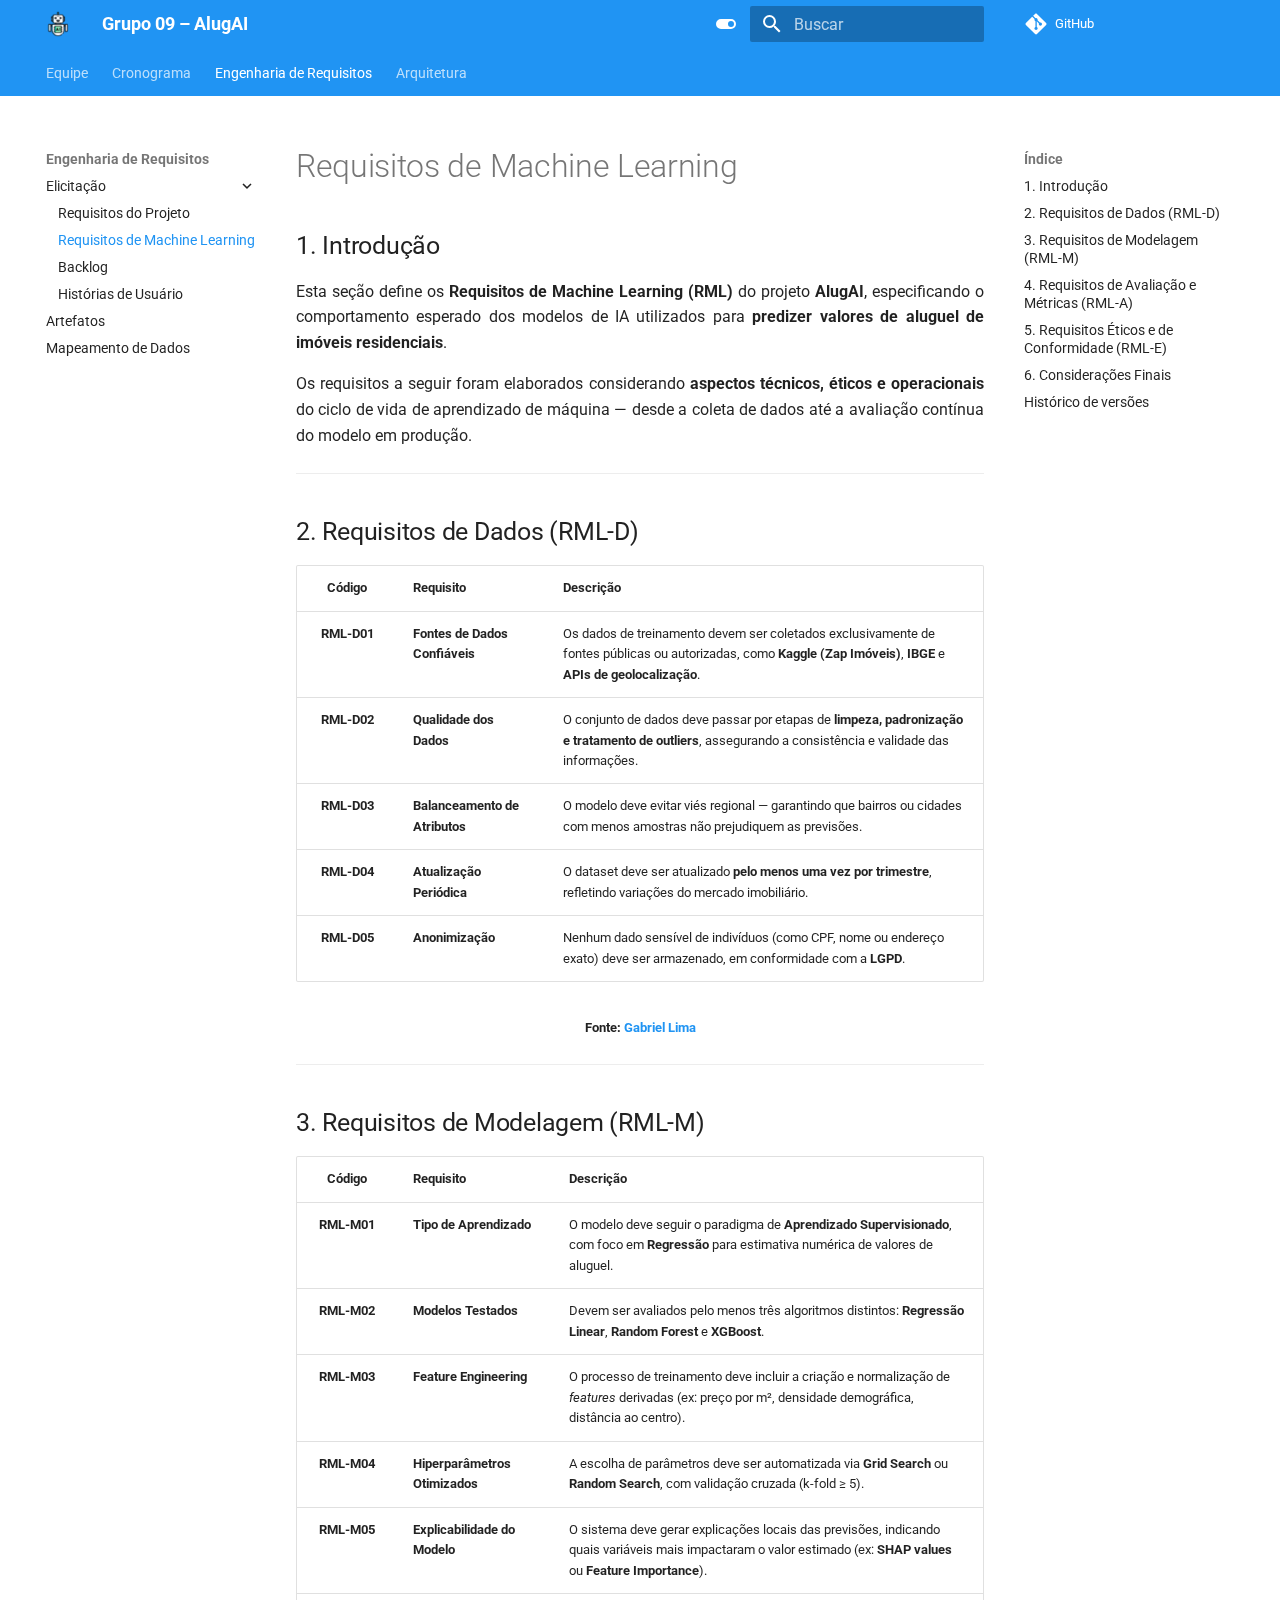
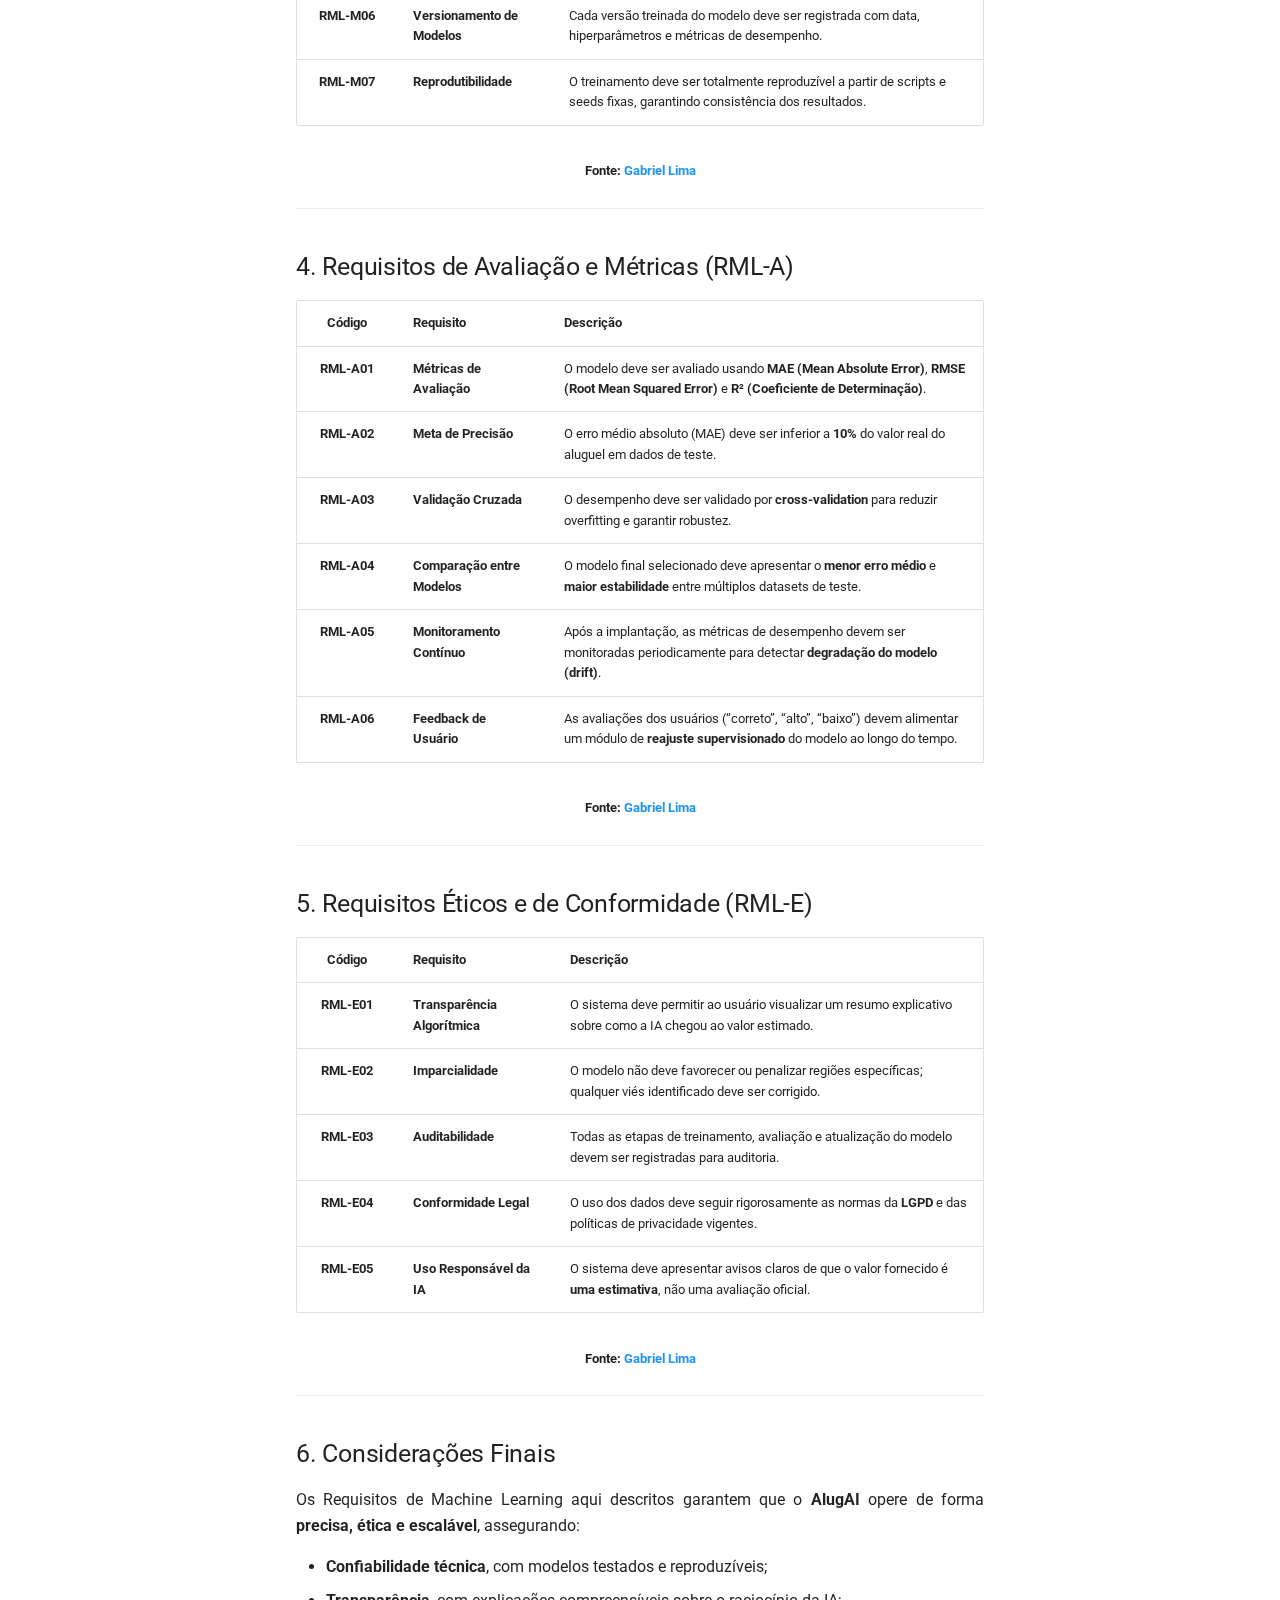
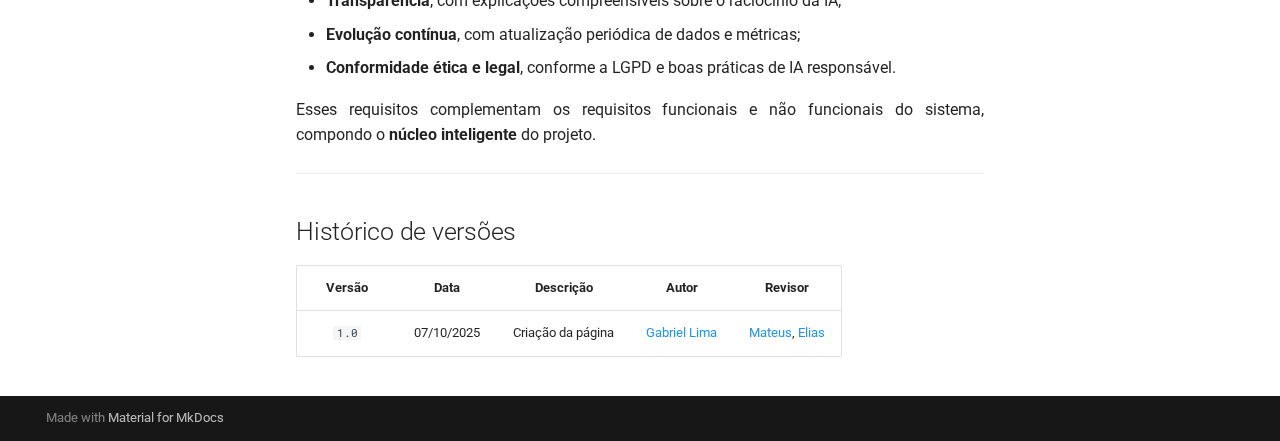
<file: Elicitacao/requisitosML/index.html>
<!doctype html>
<html lang="pt" class="no-js">
  <head>
    
      <meta charset="utf-8">
      <meta name="viewport" content="width=device-width,initial-scale=1">
      
      
      
        <link rel="canonical" href="https://unb-sistemas-de-machine-learning.github.io/Grupo09-PrediAluguel/Elicitacao/requisitosML/">
      
      
        <link rel="prev" href="../requisitosProduto/">
      
      
        <link rel="next" href="../backlog/">
      
      
        
      
      
      <link rel="icon" href="../../assets/logo_agente.png">
      <meta name="generator" content="mkdocs-1.6.1, mkdocs-material-9.7.0">
    
    
      
        <title>Requisitos de Machine Learning - Grupo 09 – AlugAI</title>
      
    
    
      <link rel="stylesheet" href="../../assets/stylesheets/main.618322db.min.css">
      
        
        <link rel="stylesheet" href="../../assets/stylesheets/palette.ab4e12ef.min.css">
      
      


    
    
      
    
    
      
        
        
        <link rel="preconnect" href="https://fonts.gstatic.com" crossorigin>
        <link rel="stylesheet" href="https://fonts.googleapis.com/css?family=Roboto:300,300i,400,400i,700,700i%7CRoboto+Mono:400,400i,700,700i&display=fallback">
        <style>:root{--md-text-font:"Roboto";--md-code-font:"Roboto Mono"}</style>
      
    
    
      <link rel="stylesheet" href="../../stylesheets/extra.css">
    
    <script>__md_scope=new URL("../..",location),__md_hash=e=>[...e].reduce(((e,_)=>(e<<5)-e+_.charCodeAt(0)),0),__md_get=(e,_=localStorage,t=__md_scope)=>JSON.parse(_.getItem(t.pathname+"."+e)),__md_set=(e,_,t=localStorage,a=__md_scope)=>{try{t.setItem(a.pathname+"."+e,JSON.stringify(_))}catch(e){}}</script>
    
      
  


  
  

<script id="__analytics">function __md_analytics(){function e(){dataLayer.push(arguments)}window.dataLayer=window.dataLayer||[],e("js",new Date),e("config","G-7QVWYC7EZJ"),document.addEventListener("DOMContentLoaded",(function(){document.forms.search&&document.forms.search.query.addEventListener("blur",(function(){this.value&&e("event","search",{search_term:this.value})}));document$.subscribe((function(){var t=document.forms.feedback;if(void 0!==t)for(var a of t.querySelectorAll("[type=submit]"))a.addEventListener("click",(function(a){a.preventDefault();var n=document.location.pathname,d=this.getAttribute("data-md-value");e("event","feedback",{page:n,data:d}),t.firstElementChild.disabled=!0;var r=t.querySelector(".md-feedback__note [data-md-value='"+d+"']");r&&(r.hidden=!1)})),t.hidden=!1})),location$.subscribe((function(t){e("config","G-7QVWYC7EZJ",{page_path:t.pathname})}))}));var t=document.createElement("script");t.async=!0,t.src="https://www.googletagmanager.com/gtag/js?id=G-7QVWYC7EZJ",document.getElementById("__analytics").insertAdjacentElement("afterEnd",t)}</script>
  
    <script>"undefined"!=typeof __md_analytics&&__md_analytics()</script>
  

    
    
  </head>
  
  
    
    
      
    
    
    
    
    <body dir="ltr" data-md-color-scheme="default" data-md-color-primary="blue" data-md-color-accent="custom">
  
    
    <input class="md-toggle" data-md-toggle="drawer" type="checkbox" id="__drawer" autocomplete="off">
    <input class="md-toggle" data-md-toggle="search" type="checkbox" id="__search" autocomplete="off">
    <label class="md-overlay" for="__drawer"></label>
    <div data-md-component="skip">
      
        
        <a href="#requisitos-de-machine-learning" class="md-skip">
          Pular para conteúdo
        </a>
      
    </div>
    <div data-md-component="announce">
      
    </div>
    
    
      

<header class="md-header" data-md-component="header">
  <nav class="md-header__inner md-grid" aria-label="Cabeçalho">
    <a href="../.." title="Grupo 09 – AlugAI" class="md-header__button md-logo" aria-label="Grupo 09 – AlugAI" data-md-component="logo">
      
  <img src="../../assets/logo_agente.png" alt="logo">

    </a>
    <label class="md-header__button md-icon" for="__drawer">
      
      <svg xmlns="http://www.w3.org/2000/svg" viewBox="0 0 24 24"><path d="M3 6h18v2H3zm0 5h18v2H3zm0 5h18v2H3z"/></svg>
    </label>
    <div class="md-header__title" data-md-component="header-title">
      <div class="md-header__ellipsis">
        <div class="md-header__topic">
          <span class="md-ellipsis">
            Grupo 09 – AlugAI
          </span>
        </div>
        <div class="md-header__topic" data-md-component="header-topic">
          <span class="md-ellipsis">
            
              Requisitos de Machine Learning
            
          </span>
        </div>
      </div>
    </div>
    
      
        <form class="md-header__option" data-md-component="palette">
  
    
    
    
    <input class="md-option" data-md-color-media="" data-md-color-scheme="default" data-md-color-primary="blue" data-md-color-accent="custom"  aria-label="Mudar para o modo escuro"  type="radio" name="__palette" id="__palette_0">
    
      <label class="md-header__button md-icon" title="Mudar para o modo escuro" for="__palette_1" hidden>
        <svg xmlns="http://www.w3.org/2000/svg" viewBox="0 0 24 24"><path d="M17 7H7a5 5 0 0 0-5 5 5 5 0 0 0 5 5h10a5 5 0 0 0 5-5 5 5 0 0 0-5-5m0 8a3 3 0 0 1-3-3 3 3 0 0 1 3-3 3 3 0 0 1 3 3 3 3 0 0 1-3 3"/></svg>
      </label>
    
  
    
    
    
    <input class="md-option" data-md-color-media="" data-md-color-scheme="slate" data-md-color-primary="blue" data-md-color-accent="custom"  aria-label="Mudar para o modo claro"  type="radio" name="__palette" id="__palette_1">
    
      <label class="md-header__button md-icon" title="Mudar para o modo claro" for="__palette_0" hidden>
        <svg xmlns="http://www.w3.org/2000/svg" viewBox="0 0 24 24"><path d="M17 6H7c-3.31 0-6 2.69-6 6s2.69 6 6 6h10c3.31 0 6-2.69 6-6s-2.69-6-6-6m0 10H7c-2.21 0-4-1.79-4-4s1.79-4 4-4h10c2.21 0 4 1.79 4 4s-1.79 4-4 4M7 9c-1.66 0-3 1.34-3 3s1.34 3 3 3 3-1.34 3-3-1.34-3-3-3"/></svg>
      </label>
    
  
</form>
      
    
    
      <script>var palette=__md_get("__palette");if(palette&&palette.color){if("(prefers-color-scheme)"===palette.color.media){var media=matchMedia("(prefers-color-scheme: light)"),input=document.querySelector(media.matches?"[data-md-color-media='(prefers-color-scheme: light)']":"[data-md-color-media='(prefers-color-scheme: dark)']");palette.color.media=input.getAttribute("data-md-color-media"),palette.color.scheme=input.getAttribute("data-md-color-scheme"),palette.color.primary=input.getAttribute("data-md-color-primary"),palette.color.accent=input.getAttribute("data-md-color-accent")}for(var[key,value]of Object.entries(palette.color))document.body.setAttribute("data-md-color-"+key,value)}</script>
    
    
    
      
      
        <label class="md-header__button md-icon" for="__search">
          
          <svg xmlns="http://www.w3.org/2000/svg" viewBox="0 0 24 24"><path d="M9.5 3A6.5 6.5 0 0 1 16 9.5c0 1.61-.59 3.09-1.56 4.23l.27.27h.79l5 5-1.5 1.5-5-5v-.79l-.27-.27A6.52 6.52 0 0 1 9.5 16 6.5 6.5 0 0 1 3 9.5 6.5 6.5 0 0 1 9.5 3m0 2C7 5 5 7 5 9.5S7 14 9.5 14 14 12 14 9.5 12 5 9.5 5"/></svg>
        </label>
        <div class="md-search" data-md-component="search" role="dialog">
  <label class="md-search__overlay" for="__search"></label>
  <div class="md-search__inner" role="search">
    <form class="md-search__form" name="search">
      <input type="text" class="md-search__input" name="query" aria-label="Buscar" placeholder="Buscar" autocapitalize="off" autocorrect="off" autocomplete="off" spellcheck="false" data-md-component="search-query" required>
      <label class="md-search__icon md-icon" for="__search">
        
        <svg xmlns="http://www.w3.org/2000/svg" viewBox="0 0 24 24"><path d="M9.5 3A6.5 6.5 0 0 1 16 9.5c0 1.61-.59 3.09-1.56 4.23l.27.27h.79l5 5-1.5 1.5-5-5v-.79l-.27-.27A6.52 6.52 0 0 1 9.5 16 6.5 6.5 0 0 1 3 9.5 6.5 6.5 0 0 1 9.5 3m0 2C7 5 5 7 5 9.5S7 14 9.5 14 14 12 14 9.5 12 5 9.5 5"/></svg>
        
        <svg xmlns="http://www.w3.org/2000/svg" viewBox="0 0 24 24"><path d="M20 11v2H8l5.5 5.5-1.42 1.42L4.16 12l7.92-7.92L13.5 5.5 8 11z"/></svg>
      </label>
      <nav class="md-search__options" aria-label="Pesquisar">
        
        <button type="reset" class="md-search__icon md-icon" title="Limpar" aria-label="Limpar" tabindex="-1">
          
          <svg xmlns="http://www.w3.org/2000/svg" viewBox="0 0 24 24"><path d="M19 6.41 17.59 5 12 10.59 6.41 5 5 6.41 10.59 12 5 17.59 6.41 19 12 13.41 17.59 19 19 17.59 13.41 12z"/></svg>
        </button>
      </nav>
      
    </form>
    <div class="md-search__output">
      <div class="md-search__scrollwrap" tabindex="0" data-md-scrollfix>
        <div class="md-search-result" data-md-component="search-result">
          <div class="md-search-result__meta">
            Inicializando busca
          </div>
          <ol class="md-search-result__list" role="presentation"></ol>
        </div>
      </div>
    </div>
  </div>
</div>
      
    
    
      <div class="md-header__source">
        <a href="https://github.com/unb-Sistemas-de-Machine-learning/Grupo09-PrediAluguel" title="Ir para repositório" class="md-source" data-md-component="source">
  <div class="md-source__icon md-icon">
    
    <svg xmlns="http://www.w3.org/2000/svg" viewBox="0 0 448 512"><!--! Font Awesome Free 7.1.0 by @fontawesome - https://fontawesome.com License - https://fontawesome.com/license/free (Icons: CC BY 4.0, Fonts: SIL OFL 1.1, Code: MIT License) Copyright 2025 Fonticons, Inc.--><path d="M439.6 236.1 244 40.5c-5.4-5.5-12.8-8.5-20.4-8.5s-15 3-20.4 8.4L162.5 81l51.5 51.5c27.1-9.1 52.7 16.8 43.4 43.7l49.7 49.7c34.2-11.8 61.2 31 35.5 56.7-26.5 26.5-70.2-2.9-56-37.3L240.3 199v121.9c25.3 12.5 22.3 41.8 9.1 55-6.4 6.4-15.2 10.1-24.3 10.1s-17.8-3.6-24.3-10.1c-17.6-17.6-11.1-46.9 11.2-56v-123c-20.8-8.5-24.6-30.7-18.6-45L142.6 101 8.5 235.1C3 240.6 0 247.9 0 255.5s3 15 8.5 20.4l195.6 195.7c5.4 5.4 12.7 8.4 20.4 8.4s15-3 20.4-8.4l194.7-194.7c5.4-5.4 8.4-12.8 8.4-20.4s-3-15-8.4-20.4"/></svg>
  </div>
  <div class="md-source__repository">
    GitHub
  </div>
</a>
      </div>
    
  </nav>
  
</header>
    
    <div class="md-container" data-md-component="container">
      
      
        
          
            
<nav class="md-tabs" aria-label="Abas" data-md-component="tabs">
  <div class="md-grid">
    <ul class="md-tabs__list">
      
        
  
  
  
  
    <li class="md-tabs__item">
      <a href="../.." class="md-tabs__link">
        
  
  
    
  
  Equipe

      </a>
    </li>
  

      
        
  
  
  
  
    
    
      <li class="md-tabs__item">
        <a href="../../Planejamento/cronograma/" class="md-tabs__link">
          
  
  
  Cronograma

        </a>
      </li>
    
  

      
        
  
  
  
    
  
  
    
    
      
  
  
  
    
  
  
    
    
      <li class="md-tabs__item md-tabs__item--active">
        <a href="../requisitosProduto/" class="md-tabs__link">
          
  
  
  Engenharia de Requisitos

        </a>
      </li>
    
  

    
  

      
        
  
  
  
  
    
    
      <li class="md-tabs__item">
        <a href="../../Arquitetura/arquitetura_dados/" class="md-tabs__link">
          
  
  
  Arquitetura

        </a>
      </li>
    
  

      
    </ul>
  </div>
</nav>
          
        
      
      <main class="md-main" data-md-component="main">
        <div class="md-main__inner md-grid">
          
            
              
              <div class="md-sidebar md-sidebar--primary" data-md-component="sidebar" data-md-type="navigation" >
                <div class="md-sidebar__scrollwrap">
                  <div class="md-sidebar__inner">
                    


  


<nav class="md-nav md-nav--primary md-nav--lifted" aria-label="Navegação" data-md-level="0">
  <label class="md-nav__title" for="__drawer">
    <a href="../.." title="Grupo 09 – AlugAI" class="md-nav__button md-logo" aria-label="Grupo 09 – AlugAI" data-md-component="logo">
      
  <img src="../../assets/logo_agente.png" alt="logo">

    </a>
    Grupo 09 – AlugAI
  </label>
  
    <div class="md-nav__source">
      <a href="https://github.com/unb-Sistemas-de-Machine-learning/Grupo09-PrediAluguel" title="Ir para repositório" class="md-source" data-md-component="source">
  <div class="md-source__icon md-icon">
    
    <svg xmlns="http://www.w3.org/2000/svg" viewBox="0 0 448 512"><!--! Font Awesome Free 7.1.0 by @fontawesome - https://fontawesome.com License - https://fontawesome.com/license/free (Icons: CC BY 4.0, Fonts: SIL OFL 1.1, Code: MIT License) Copyright 2025 Fonticons, Inc.--><path d="M439.6 236.1 244 40.5c-5.4-5.5-12.8-8.5-20.4-8.5s-15 3-20.4 8.4L162.5 81l51.5 51.5c27.1-9.1 52.7 16.8 43.4 43.7l49.7 49.7c34.2-11.8 61.2 31 35.5 56.7-26.5 26.5-70.2-2.9-56-37.3L240.3 199v121.9c25.3 12.5 22.3 41.8 9.1 55-6.4 6.4-15.2 10.1-24.3 10.1s-17.8-3.6-24.3-10.1c-17.6-17.6-11.1-46.9 11.2-56v-123c-20.8-8.5-24.6-30.7-18.6-45L142.6 101 8.5 235.1C3 240.6 0 247.9 0 255.5s3 15 8.5 20.4l195.6 195.7c5.4 5.4 12.7 8.4 20.4 8.4s15-3 20.4-8.4l194.7-194.7c5.4-5.4 8.4-12.8 8.4-20.4s-3-15-8.4-20.4"/></svg>
  </div>
  <div class="md-source__repository">
    GitHub
  </div>
</a>
    </div>
  
  <ul class="md-nav__list" data-md-scrollfix>
    
      
      
  
  
  
  
    <li class="md-nav__item">
      <a href="../.." class="md-nav__link">
        
  
  
  <span class="md-ellipsis">
    
  
    Equipe
  

    
  </span>
  
  

      </a>
    </li>
  

    
      
      
  
  
  
  
    
    
    
    
      
      
    
    
    <li class="md-nav__item md-nav__item--nested">
      
        
        
        <input class="md-nav__toggle md-toggle " type="checkbox" id="__nav_2" >
        
          
          <label class="md-nav__link" for="__nav_2" id="__nav_2_label" tabindex="0">
            
  
  
  <span class="md-ellipsis">
    
  
    Cronograma
  

    
  </span>
  
  

            <span class="md-nav__icon md-icon"></span>
          </label>
        
        <nav class="md-nav" data-md-level="1" aria-labelledby="__nav_2_label" aria-expanded="false">
          <label class="md-nav__title" for="__nav_2">
            <span class="md-nav__icon md-icon"></span>
            
  
    Cronograma
  

          </label>
          <ul class="md-nav__list" data-md-scrollfix>
            
              
                
  
  
  
  
    <li class="md-nav__item">
      <a href="../../Planejamento/cronograma/" class="md-nav__link">
        
  
  
  <span class="md-ellipsis">
    
  
    Sprints
  

    
  </span>
  
  

      </a>
    </li>
  

              
            
          </ul>
        </nav>
      
    </li>
  

    
      
      
  
  
    
  
  
  
    
    
    
    
      
        
        
      
      
    
    
    <li class="md-nav__item md-nav__item--active md-nav__item--section md-nav__item--nested">
      
        
        
        <input class="md-nav__toggle md-toggle " type="checkbox" id="__nav_3" checked>
        
          
          <label class="md-nav__link" for="__nav_3" id="__nav_3_label" tabindex="">
            
  
  
  <span class="md-ellipsis">
    
  
    Engenharia de Requisitos
  

    
  </span>
  
  

            <span class="md-nav__icon md-icon"></span>
          </label>
        
        <nav class="md-nav" data-md-level="1" aria-labelledby="__nav_3_label" aria-expanded="true">
          <label class="md-nav__title" for="__nav_3">
            <span class="md-nav__icon md-icon"></span>
            
  
    Engenharia de Requisitos
  

          </label>
          <ul class="md-nav__list" data-md-scrollfix>
            
              
                
  
  
    
  
  
  
    
    
    
    
      
      
    
    
    <li class="md-nav__item md-nav__item--active md-nav__item--nested">
      
        
        
        <input class="md-nav__toggle md-toggle " type="checkbox" id="__nav_3_1" checked>
        
          
          <label class="md-nav__link" for="__nav_3_1" id="__nav_3_1_label" tabindex="0">
            
  
  
  <span class="md-ellipsis">
    
  
    Elicitação
  

    
  </span>
  
  

            <span class="md-nav__icon md-icon"></span>
          </label>
        
        <nav class="md-nav" data-md-level="2" aria-labelledby="__nav_3_1_label" aria-expanded="true">
          <label class="md-nav__title" for="__nav_3_1">
            <span class="md-nav__icon md-icon"></span>
            
  
    Elicitação
  

          </label>
          <ul class="md-nav__list" data-md-scrollfix>
            
              
                
  
  
  
  
    <li class="md-nav__item">
      <a href="../requisitosProduto/" class="md-nav__link">
        
  
  
  <span class="md-ellipsis">
    
  
    Requisitos do Projeto
  

    
  </span>
  
  

      </a>
    </li>
  

              
            
              
                
  
  
    
  
  
  
    <li class="md-nav__item md-nav__item--active">
      
      <input class="md-nav__toggle md-toggle" type="checkbox" id="__toc">
      
      
        
      
      
        <label class="md-nav__link md-nav__link--active" for="__toc">
          
  
  
  <span class="md-ellipsis">
    
  
    Requisitos de Machine Learning
  

    
  </span>
  
  

          <span class="md-nav__icon md-icon"></span>
        </label>
      
      <a href="./" class="md-nav__link md-nav__link--active">
        
  
  
  <span class="md-ellipsis">
    
  
    Requisitos de Machine Learning
  

    
  </span>
  
  

      </a>
      
        

<nav class="md-nav md-nav--secondary" aria-label="Índice">
  
  
  
    
  
  
    <label class="md-nav__title" for="__toc">
      <span class="md-nav__icon md-icon"></span>
      Índice
    </label>
    <ul class="md-nav__list" data-md-component="toc" data-md-scrollfix>
      
        <li class="md-nav__item">
  <a href="#1-introducao" class="md-nav__link">
    <span class="md-ellipsis">
      
        1. Introdução
      
    </span>
  </a>
  
</li>
      
        <li class="md-nav__item">
  <a href="#2-requisitos-de-dados-rml-d" class="md-nav__link">
    <span class="md-ellipsis">
      
        2. Requisitos de Dados (RML-D)
      
    </span>
  </a>
  
</li>
      
        <li class="md-nav__item">
  <a href="#3-requisitos-de-modelagem-rml-m" class="md-nav__link">
    <span class="md-ellipsis">
      
        3. Requisitos de Modelagem (RML-M)
      
    </span>
  </a>
  
</li>
      
        <li class="md-nav__item">
  <a href="#4-requisitos-de-avaliacao-e-metricas-rml-a" class="md-nav__link">
    <span class="md-ellipsis">
      
        4. Requisitos de Avaliação e Métricas (RML-A)
      
    </span>
  </a>
  
</li>
      
        <li class="md-nav__item">
  <a href="#5-requisitos-eticos-e-de-conformidade-rml-e" class="md-nav__link">
    <span class="md-ellipsis">
      
        5. Requisitos Éticos e de Conformidade (RML-E)
      
    </span>
  </a>
  
</li>
      
        <li class="md-nav__item">
  <a href="#6-consideracoes-finais" class="md-nav__link">
    <span class="md-ellipsis">
      
        6. Considerações Finais
      
    </span>
  </a>
  
</li>
      
        <li class="md-nav__item">
  <a href="#historico-de-versoes" class="md-nav__link">
    <span class="md-ellipsis">
      
        Histórico de versões
      
    </span>
  </a>
  
</li>
      
    </ul>
  
</nav>
      
    </li>
  

              
            
              
                
  
  
  
  
    <li class="md-nav__item">
      <a href="../backlog/" class="md-nav__link">
        
  
  
  <span class="md-ellipsis">
    
  
    Backlog
  

    
  </span>
  
  

      </a>
    </li>
  

              
            
              
                
  
  
  
  
    <li class="md-nav__item">
      <a href="../historias_de_usuario/" class="md-nav__link">
        
  
  
  <span class="md-ellipsis">
    
  
    Histórias de Usuário
  

    
  </span>
  
  

      </a>
    </li>
  

              
            
          </ul>
        </nav>
      
    </li>
  

              
            
              
                
  
  
  
  
    <li class="md-nav__item">
      <a href="../../Design_thinking/design_thinking/" class="md-nav__link">
        
  
  
  <span class="md-ellipsis">
    
  
    Artefatos
  

    
  </span>
  
  

      </a>
    </li>
  

              
            
              
                
  
  
  
  
    <li class="md-nav__item">
      <a href="../../Design_thinking/mapeamento_dados/" class="md-nav__link">
        
  
  
  <span class="md-ellipsis">
    
  
    Mapeamento de Dados
  

    
  </span>
  
  

      </a>
    </li>
  

              
            
          </ul>
        </nav>
      
    </li>
  

    
      
      
  
  
  
  
    
    
    
    
      
      
    
    
    <li class="md-nav__item md-nav__item--nested">
      
        
        
        <input class="md-nav__toggle md-toggle " type="checkbox" id="__nav_4" >
        
          
          <label class="md-nav__link" for="__nav_4" id="__nav_4_label" tabindex="0">
            
  
  
  <span class="md-ellipsis">
    
  
    Arquitetura
  

    
  </span>
  
  

            <span class="md-nav__icon md-icon"></span>
          </label>
        
        <nav class="md-nav" data-md-level="1" aria-labelledby="__nav_4_label" aria-expanded="false">
          <label class="md-nav__title" for="__nav_4">
            <span class="md-nav__icon md-icon"></span>
            
  
    Arquitetura
  

          </label>
          <ul class="md-nav__list" data-md-scrollfix>
            
              
                
  
  
  
  
    <li class="md-nav__item">
      <a href="../../Arquitetura/arquitetura_dados/" class="md-nav__link">
        
  
  
  <span class="md-ellipsis">
    
  
    Arquitetura de Dados
  

    
  </span>
  
  

      </a>
    </li>
  

              
            
              
                
  
  
  
  
    <li class="md-nav__item">
      <a href="../../Arquitetura/engenharia_dados/" class="md-nav__link">
        
  
  
  <span class="md-ellipsis">
    
  
    Engenharia de Dados
  

    
  </span>
  
  

      </a>
    </li>
  

              
            
          </ul>
        </nav>
      
    </li>
  

    
  </ul>
</nav>
                  </div>
                </div>
              </div>
            
            
              
              <div class="md-sidebar md-sidebar--secondary" data-md-component="sidebar" data-md-type="toc" >
                <div class="md-sidebar__scrollwrap">
                  <div class="md-sidebar__inner">
                    

<nav class="md-nav md-nav--secondary" aria-label="Índice">
  
  
  
    
  
  
    <label class="md-nav__title" for="__toc">
      <span class="md-nav__icon md-icon"></span>
      Índice
    </label>
    <ul class="md-nav__list" data-md-component="toc" data-md-scrollfix>
      
        <li class="md-nav__item">
  <a href="#1-introducao" class="md-nav__link">
    <span class="md-ellipsis">
      
        1. Introdução
      
    </span>
  </a>
  
</li>
      
        <li class="md-nav__item">
  <a href="#2-requisitos-de-dados-rml-d" class="md-nav__link">
    <span class="md-ellipsis">
      
        2. Requisitos de Dados (RML-D)
      
    </span>
  </a>
  
</li>
      
        <li class="md-nav__item">
  <a href="#3-requisitos-de-modelagem-rml-m" class="md-nav__link">
    <span class="md-ellipsis">
      
        3. Requisitos de Modelagem (RML-M)
      
    </span>
  </a>
  
</li>
      
        <li class="md-nav__item">
  <a href="#4-requisitos-de-avaliacao-e-metricas-rml-a" class="md-nav__link">
    <span class="md-ellipsis">
      
        4. Requisitos de Avaliação e Métricas (RML-A)
      
    </span>
  </a>
  
</li>
      
        <li class="md-nav__item">
  <a href="#5-requisitos-eticos-e-de-conformidade-rml-e" class="md-nav__link">
    <span class="md-ellipsis">
      
        5. Requisitos Éticos e de Conformidade (RML-E)
      
    </span>
  </a>
  
</li>
      
        <li class="md-nav__item">
  <a href="#6-consideracoes-finais" class="md-nav__link">
    <span class="md-ellipsis">
      
        6. Considerações Finais
      
    </span>
  </a>
  
</li>
      
        <li class="md-nav__item">
  <a href="#historico-de-versoes" class="md-nav__link">
    <span class="md-ellipsis">
      
        Histórico de versões
      
    </span>
  </a>
  
</li>
      
    </ul>
  
</nav>
                  </div>
                </div>
              </div>
            
          
          
            <div class="md-content" data-md-component="content">
              
              <article class="md-content__inner md-typeset">
                
                  


  
  


<h1 id="requisitos-de-machine-learning">Requisitos de Machine Learning</h1>
<h2 id="1-introducao"><strong>1. Introdução</strong></h2>
<p>Esta seção define os <strong>Requisitos de Machine Learning (RML)</strong> do projeto <strong>AlugAI</strong>, especificando o comportamento esperado dos modelos de IA utilizados para <strong>predizer valores de aluguel de imóveis residenciais</strong>.  </p>
<p>Os requisitos a seguir foram elaborados considerando <strong>aspectos técnicos, éticos e operacionais</strong> do ciclo de vida de aprendizado de máquina — desde a coleta de dados até a avaliação contínua do modelo em produção.</p>
<hr />
<h2 id="2-requisitos-de-dados-rml-d"><strong>2. Requisitos de Dados (RML-D)</strong></h2>
<table>
<thead>
<tr>
<th style="text-align: center;">Código</th>
<th>Requisito</th>
<th>Descrição</th>
</tr>
</thead>
<tbody>
<tr>
<td style="text-align: center;"><strong>RML-D01</strong></td>
<td><strong>Fontes de Dados Confiáveis</strong></td>
<td>Os dados de treinamento devem ser coletados exclusivamente de fontes públicas ou autorizadas, como <strong>Kaggle (Zap Imóveis)</strong>, <strong>IBGE</strong> e <strong>APIs de geolocalização</strong>.</td>
</tr>
<tr>
<td style="text-align: center;"><strong>RML-D02</strong></td>
<td><strong>Qualidade dos Dados</strong></td>
<td>O conjunto de dados deve passar por etapas de <strong>limpeza, padronização e tratamento de outliers</strong>, assegurando a consistência e validade das informações.</td>
</tr>
<tr>
<td style="text-align: center;"><strong>RML-D03</strong></td>
<td><strong>Balanceamento de Atributos</strong></td>
<td>O modelo deve evitar viés regional — garantindo que bairros ou cidades com menos amostras não prejudiquem as previsões.</td>
</tr>
<tr>
<td style="text-align: center;"><strong>RML-D04</strong></td>
<td><strong>Atualização Periódica</strong></td>
<td>O dataset deve ser atualizado <strong>pelo menos uma vez por trimestre</strong>, refletindo variações do mercado imobiliário.</td>
</tr>
<tr>
<td style="text-align: center;"><strong>RML-D05</strong></td>
<td><strong>Anonimização</strong></td>
<td>Nenhum dado sensível de indivíduos (como CPF, nome ou endereço exato) deve ser armazenado, em conformidade com a <strong>LGPD</strong>.</td>
</tr>
</tbody>
</table>
<p><font size="2"><p style="text-align: center"><b>Fonte: <a href="https://github.com/gabriel-lima258">Gabriel Lima</a></b></p></font></p>
<hr />
<h2 id="3-requisitos-de-modelagem-rml-m"><strong>3. Requisitos de Modelagem (RML-M)</strong></h2>
<table>
<thead>
<tr>
<th style="text-align: center;">Código</th>
<th>Requisito</th>
<th>Descrição</th>
</tr>
</thead>
<tbody>
<tr>
<td style="text-align: center;"><strong>RML-M01</strong></td>
<td><strong>Tipo de Aprendizado</strong></td>
<td>O modelo deve seguir o paradigma de <strong>Aprendizado Supervisionado</strong>, com foco em <strong>Regressão</strong> para estimativa numérica de valores de aluguel.</td>
</tr>
<tr>
<td style="text-align: center;"><strong>RML-M02</strong></td>
<td><strong>Modelos Testados</strong></td>
<td>Devem ser avaliados pelo menos três algoritmos distintos: <strong>Regressão Linear</strong>, <strong>Random Forest</strong> e <strong>XGBoost</strong>.</td>
</tr>
<tr>
<td style="text-align: center;"><strong>RML-M03</strong></td>
<td><strong>Feature Engineering</strong></td>
<td>O processo de treinamento deve incluir a criação e normalização de <em>features</em> derivadas (ex: preço por m², densidade demográfica, distância ao centro).</td>
</tr>
<tr>
<td style="text-align: center;"><strong>RML-M04</strong></td>
<td><strong>Hiperparâmetros Otimizados</strong></td>
<td>A escolha de parâmetros deve ser automatizada via <strong>Grid Search</strong> ou <strong>Random Search</strong>, com validação cruzada (k-fold ≥ 5).</td>
</tr>
<tr>
<td style="text-align: center;"><strong>RML-M05</strong></td>
<td><strong>Explicabilidade do Modelo</strong></td>
<td>O sistema deve gerar explicações locais das previsões, indicando quais variáveis mais impactaram o valor estimado (ex: <strong>SHAP values</strong> ou <strong>Feature Importance</strong>).</td>
</tr>
<tr>
<td style="text-align: center;"><strong>RML-M06</strong></td>
<td><strong>Versionamento de Modelos</strong></td>
<td>Cada versão treinada do modelo deve ser registrada com data, hiperparâmetros e métricas de desempenho.</td>
</tr>
<tr>
<td style="text-align: center;"><strong>RML-M07</strong></td>
<td><strong>Reprodutibilidade</strong></td>
<td>O treinamento deve ser totalmente reproduzível a partir de scripts e seeds fixas, garantindo consistência dos resultados.</td>
</tr>
</tbody>
</table>
<p><font size="2"><p style="text-align: center"><b>Fonte: <a href="https://github.com/gabriel-lima258">Gabriel Lima</a></b></p></font></p>
<hr />
<h2 id="4-requisitos-de-avaliacao-e-metricas-rml-a"><strong>4. Requisitos de Avaliação e Métricas (RML-A)</strong></h2>
<table>
<thead>
<tr>
<th style="text-align: center;">Código</th>
<th>Requisito</th>
<th>Descrição</th>
</tr>
</thead>
<tbody>
<tr>
<td style="text-align: center;"><strong>RML-A01</strong></td>
<td><strong>Métricas de Avaliação</strong></td>
<td>O modelo deve ser avaliado usando <strong>MAE (Mean Absolute Error)</strong>, <strong>RMSE (Root Mean Squared Error)</strong> e <strong>R² (Coeficiente de Determinação)</strong>.</td>
</tr>
<tr>
<td style="text-align: center;"><strong>RML-A02</strong></td>
<td><strong>Meta de Precisão</strong></td>
<td>O erro médio absoluto (MAE) deve ser inferior a <strong>10%</strong> do valor real do aluguel em dados de teste.</td>
</tr>
<tr>
<td style="text-align: center;"><strong>RML-A03</strong></td>
<td><strong>Validação Cruzada</strong></td>
<td>O desempenho deve ser validado por <strong>cross-validation</strong> para reduzir overfitting e garantir robustez.</td>
</tr>
<tr>
<td style="text-align: center;"><strong>RML-A04</strong></td>
<td><strong>Comparação entre Modelos</strong></td>
<td>O modelo final selecionado deve apresentar o <strong>menor erro médio</strong> e <strong>maior estabilidade</strong> entre múltiplos datasets de teste.</td>
</tr>
<tr>
<td style="text-align: center;"><strong>RML-A05</strong></td>
<td><strong>Monitoramento Contínuo</strong></td>
<td>Após a implantação, as métricas de desempenho devem ser monitoradas periodicamente para detectar <strong>degradação do modelo (drift)</strong>.</td>
</tr>
<tr>
<td style="text-align: center;"><strong>RML-A06</strong></td>
<td><strong>Feedback de Usuário</strong></td>
<td>As avaliações dos usuários (“correto”, “alto”, “baixo”) devem alimentar um módulo de <strong>reajuste supervisionado</strong> do modelo ao longo do tempo.</td>
</tr>
</tbody>
</table>
<p><font size="2"><p style="text-align: center"><b>Fonte: <a href="https://github.com/gabriel-lima258">Gabriel Lima</a></b></p></font></p>
<hr />
<h2 id="5-requisitos-eticos-e-de-conformidade-rml-e"><strong>5. Requisitos Éticos e de Conformidade (RML-E)</strong></h2>
<table>
<thead>
<tr>
<th style="text-align: center;">Código</th>
<th>Requisito</th>
<th>Descrição</th>
</tr>
</thead>
<tbody>
<tr>
<td style="text-align: center;"><strong>RML-E01</strong></td>
<td><strong>Transparência Algorítmica</strong></td>
<td>O sistema deve permitir ao usuário visualizar um resumo explicativo sobre como a IA chegou ao valor estimado.</td>
</tr>
<tr>
<td style="text-align: center;"><strong>RML-E02</strong></td>
<td><strong>Imparcialidade</strong></td>
<td>O modelo não deve favorecer ou penalizar regiões específicas; qualquer viés identificado deve ser corrigido.</td>
</tr>
<tr>
<td style="text-align: center;"><strong>RML-E03</strong></td>
<td><strong>Auditabilidade</strong></td>
<td>Todas as etapas de treinamento, avaliação e atualização do modelo devem ser registradas para auditoria.</td>
</tr>
<tr>
<td style="text-align: center;"><strong>RML-E04</strong></td>
<td><strong>Conformidade Legal</strong></td>
<td>O uso dos dados deve seguir rigorosamente as normas da <strong>LGPD</strong> e das políticas de privacidade vigentes.</td>
</tr>
<tr>
<td style="text-align: center;"><strong>RML-E05</strong></td>
<td><strong>Uso Responsável da IA</strong></td>
<td>O sistema deve apresentar avisos claros de que o valor fornecido é <strong>uma estimativa</strong>, não uma avaliação oficial.</td>
</tr>
</tbody>
</table>
<p><font size="2"><p style="text-align: center"><b>Fonte: <a href="https://github.com/gabriel-lima258">Gabriel Lima</a></b></p></font></p>
<hr />
<h2 id="6-consideracoes-finais"><strong>6. Considerações Finais</strong></h2>
<p>Os Requisitos de Machine Learning aqui descritos garantem que o <strong>AlugAI</strong> opere de forma <strong>precisa, ética e escalável</strong>, assegurando:</p>
<ul>
<li><strong>Confiabilidade técnica</strong>, com modelos testados e reproduzíveis;  </li>
<li><strong>Transparência</strong>, com explicações compreensíveis sobre o raciocínio da IA;  </li>
<li><strong>Evolução contínua</strong>, com atualização periódica de dados e métricas;  </li>
<li><strong>Conformidade ética e legal</strong>, conforme a LGPD e boas práticas de IA responsável.  </li>
</ul>
<p>Esses requisitos complementam os requisitos funcionais e não funcionais do sistema, compondo o <strong>núcleo inteligente</strong> do projeto.</p>
<hr />
<h2 id="historico-de-versoes">Histórico de versões</h2>
<table>
<thead>
<tr>
<th style="text-align: center;">Versão</th>
<th style="text-align: center;">Data</th>
<th style="text-align: center;">Descrição</th>
<th style="text-align: center;">Autor</th>
<th style="text-align: center;">Revisor</th>
</tr>
</thead>
<tbody>
<tr>
<td style="text-align: center;"><code>1.0</code></td>
<td style="text-align: center;">07/10/2025</td>
<td style="text-align: center;">Criação da página</td>
<td style="text-align: center;"><a href="https://github.com/gabriel-lima258">Gabriel Lima</a></td>
<td style="text-align: center;"><a href="">Mateus</a>, <a href="">Elias</a></td>
</tr>
</tbody>
</table>









  




                
              </article>
            </div>
          
          
<script>var target=document.getElementById(location.hash.slice(1));target&&target.name&&(target.checked=target.name.startsWith("__tabbed_"))</script>
        </div>
        
          <button type="button" class="md-top md-icon" data-md-component="top" hidden>
  
  <svg xmlns="http://www.w3.org/2000/svg" viewBox="0 0 24 24"><path d="M13 20h-2V8l-5.5 5.5-1.42-1.42L12 4.16l7.92 7.92-1.42 1.42L13 8z"/></svg>
  Voltar para o topo
</button>
        
      </main>
      
        <footer class="md-footer">
  
  <div class="md-footer-meta md-typeset">
    <div class="md-footer-meta__inner md-grid">
      <div class="md-copyright">
  
  
    Made with
    <a href="https://squidfunk.github.io/mkdocs-material/" target="_blank" rel="noopener">
      Material for MkDocs
    </a>
  
</div>
      
    </div>
  </div>
</footer>
      
    </div>
    <div class="md-dialog" data-md-component="dialog">
      <div class="md-dialog__inner md-typeset"></div>
    </div>
    
    
    
      
      
      <script id="__config" type="application/json">{"annotate": null, "base": "../..", "features": ["navigation.tabs", "navigation.top"], "search": "../../assets/javascripts/workers/search.7a47a382.min.js", "tags": null, "translations": {"clipboard.copied": "Copiado para \u00e1rea de transfer\u00eancia", "clipboard.copy": "Copiar para \u00e1rea de transfer\u00eancia", "search.result.more.one": "mais 1 nesta p\u00e1gina", "search.result.more.other": "# mais nesta p\u00e1gina", "search.result.none": "Nenhum documento encontrado", "search.result.one": "1 documento encontrado", "search.result.other": "# documentos encontrados", "search.result.placeholder": "Digite para iniciar a busca", "search.result.term.missing": "Ausente", "select.version": "Selecione a vers\u00e3o"}, "version": null}</script>
    
    
      <script src="../../assets/javascripts/bundle.e71a0d61.min.js"></script>
      
    
  </body>
</html>
</file>
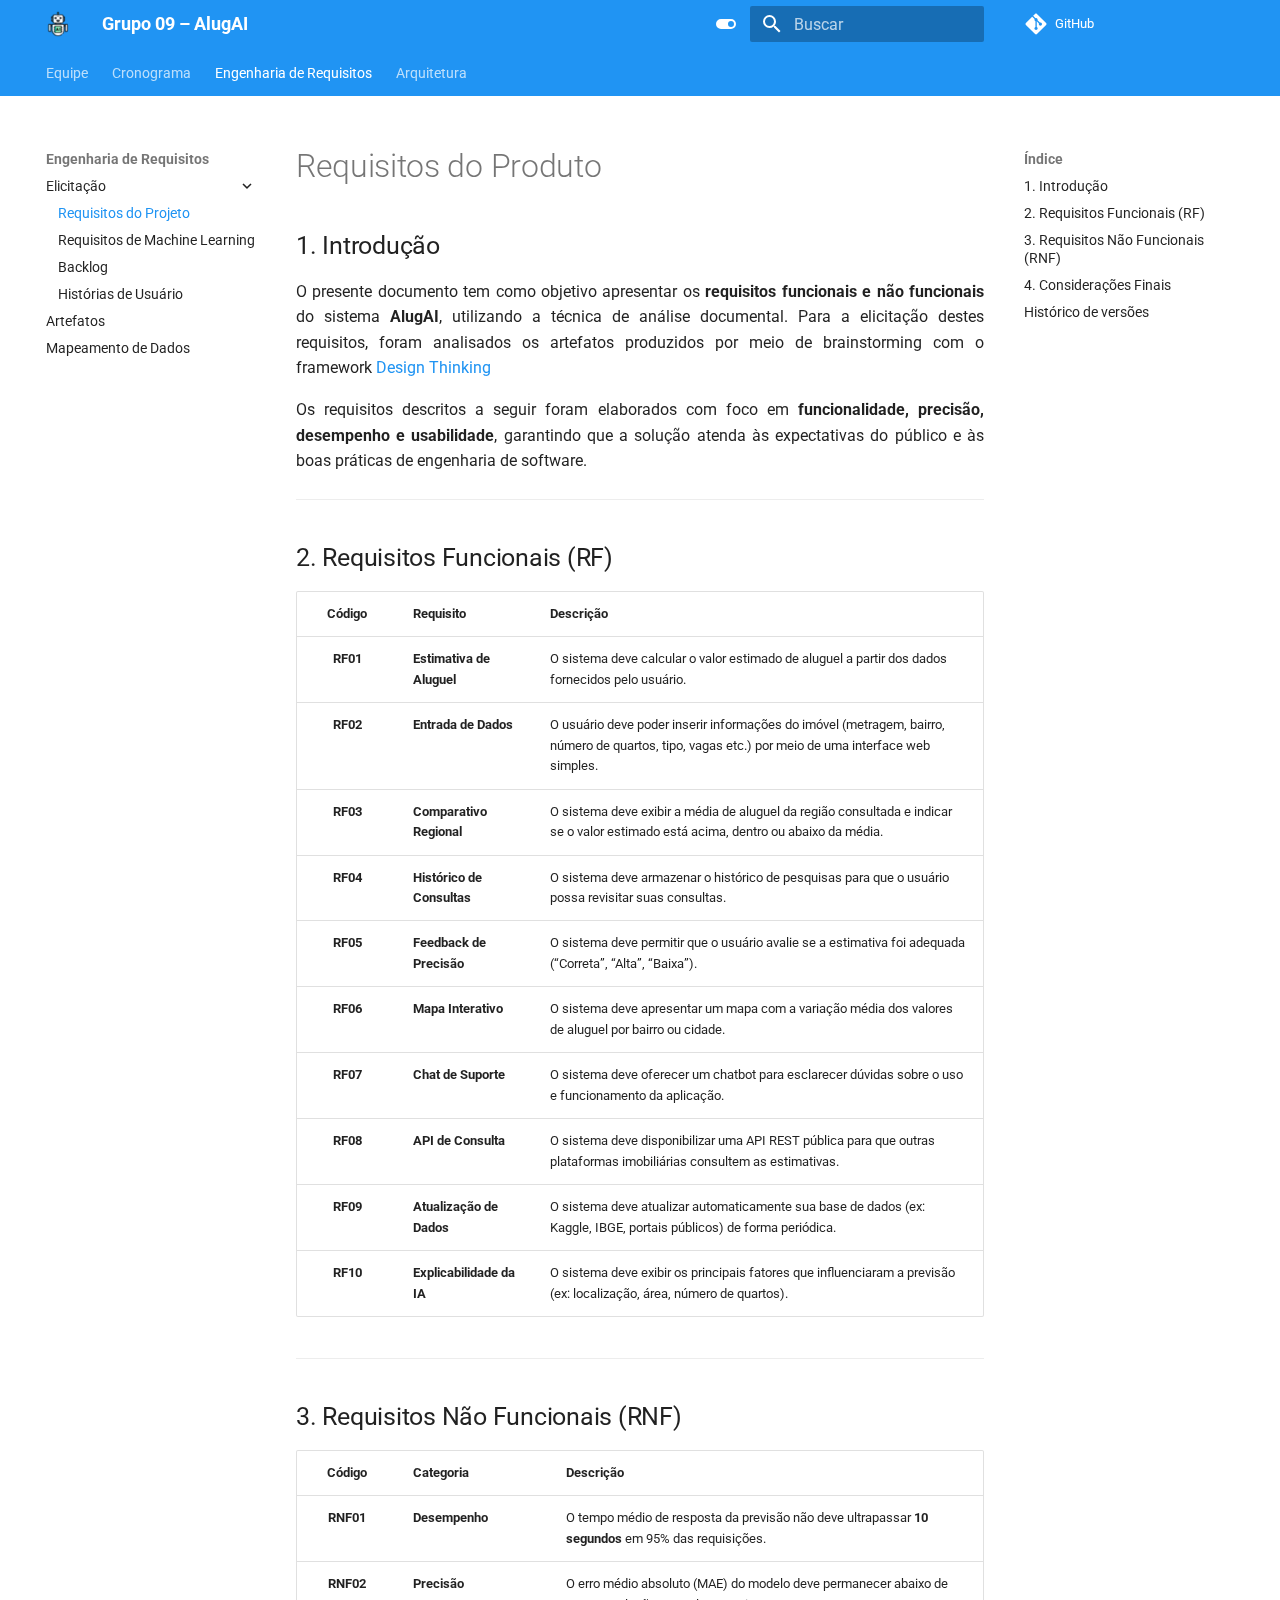
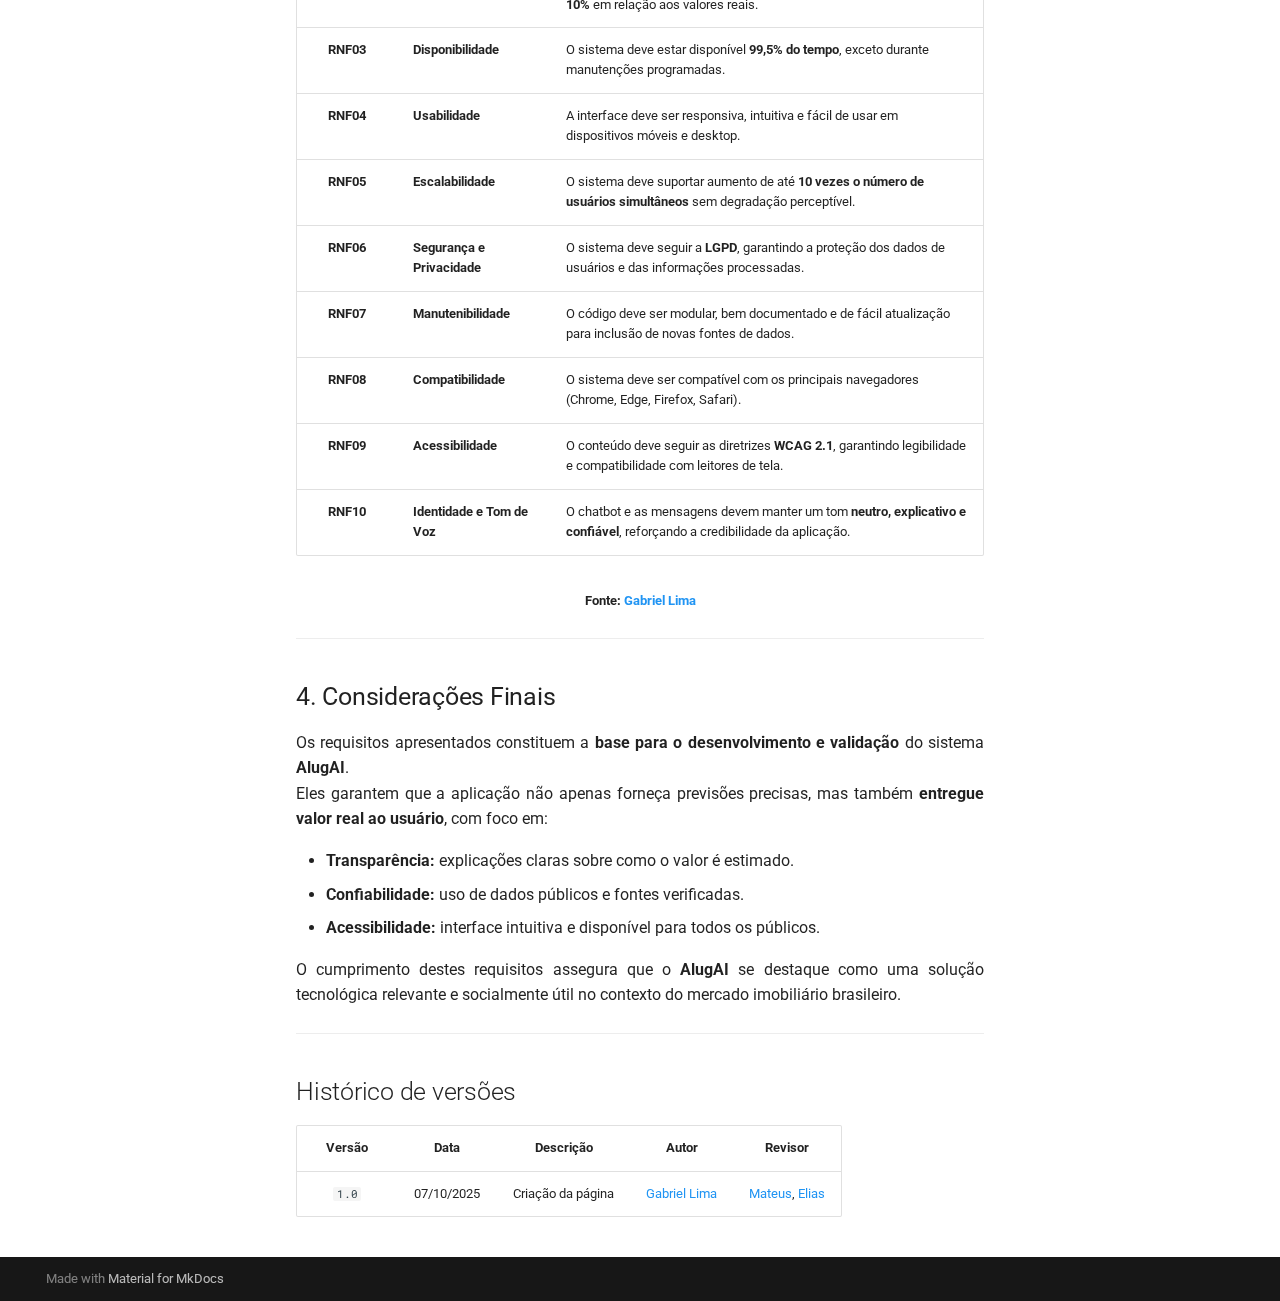
<file: Elicitacao/requisitosProduto/index.html>
<!doctype html>
<html lang="pt" class="no-js">
  <head>
    
      <meta charset="utf-8">
      <meta name="viewport" content="width=device-width,initial-scale=1">
      
      
      
        <link rel="canonical" href="https://unb-sistemas-de-machine-learning.github.io/Grupo09-PrediAluguel/Elicitacao/requisitosProduto/">
      
      
        <link rel="prev" href="../../Planejamento/cronograma/">
      
      
        <link rel="next" href="../requisitosML/">
      
      
        
      
      
      <link rel="icon" href="../../assets/logo_agente.png">
      <meta name="generator" content="mkdocs-1.6.1, mkdocs-material-9.7.0">
    
    
      
        <title>Requisitos do Projeto - Grupo 09 – AlugAI</title>
      
    
    
      <link rel="stylesheet" href="../../assets/stylesheets/main.618322db.min.css">
      
        
        <link rel="stylesheet" href="../../assets/stylesheets/palette.ab4e12ef.min.css">
      
      


    
    
      
    
    
      
        
        
        <link rel="preconnect" href="https://fonts.gstatic.com" crossorigin>
        <link rel="stylesheet" href="https://fonts.googleapis.com/css?family=Roboto:300,300i,400,400i,700,700i%7CRoboto+Mono:400,400i,700,700i&display=fallback">
        <style>:root{--md-text-font:"Roboto";--md-code-font:"Roboto Mono"}</style>
      
    
    
      <link rel="stylesheet" href="../../stylesheets/extra.css">
    
    <script>__md_scope=new URL("../..",location),__md_hash=e=>[...e].reduce(((e,_)=>(e<<5)-e+_.charCodeAt(0)),0),__md_get=(e,_=localStorage,t=__md_scope)=>JSON.parse(_.getItem(t.pathname+"."+e)),__md_set=(e,_,t=localStorage,a=__md_scope)=>{try{t.setItem(a.pathname+"."+e,JSON.stringify(_))}catch(e){}}</script>
    
      
  


  
  

<script id="__analytics">function __md_analytics(){function e(){dataLayer.push(arguments)}window.dataLayer=window.dataLayer||[],e("js",new Date),e("config","G-7QVWYC7EZJ"),document.addEventListener("DOMContentLoaded",(function(){document.forms.search&&document.forms.search.query.addEventListener("blur",(function(){this.value&&e("event","search",{search_term:this.value})}));document$.subscribe((function(){var t=document.forms.feedback;if(void 0!==t)for(var a of t.querySelectorAll("[type=submit]"))a.addEventListener("click",(function(a){a.preventDefault();var n=document.location.pathname,d=this.getAttribute("data-md-value");e("event","feedback",{page:n,data:d}),t.firstElementChild.disabled=!0;var r=t.querySelector(".md-feedback__note [data-md-value='"+d+"']");r&&(r.hidden=!1)})),t.hidden=!1})),location$.subscribe((function(t){e("config","G-7QVWYC7EZJ",{page_path:t.pathname})}))}));var t=document.createElement("script");t.async=!0,t.src="https://www.googletagmanager.com/gtag/js?id=G-7QVWYC7EZJ",document.getElementById("__analytics").insertAdjacentElement("afterEnd",t)}</script>
  
    <script>"undefined"!=typeof __md_analytics&&__md_analytics()</script>
  

    
    
  </head>
  
  
    
    
      
    
    
    
    
    <body dir="ltr" data-md-color-scheme="default" data-md-color-primary="blue" data-md-color-accent="custom">
  
    
    <input class="md-toggle" data-md-toggle="drawer" type="checkbox" id="__drawer" autocomplete="off">
    <input class="md-toggle" data-md-toggle="search" type="checkbox" id="__search" autocomplete="off">
    <label class="md-overlay" for="__drawer"></label>
    <div data-md-component="skip">
      
        
        <a href="#requisitos-do-produto" class="md-skip">
          Pular para conteúdo
        </a>
      
    </div>
    <div data-md-component="announce">
      
    </div>
    
    
      

<header class="md-header" data-md-component="header">
  <nav class="md-header__inner md-grid" aria-label="Cabeçalho">
    <a href="../.." title="Grupo 09 – AlugAI" class="md-header__button md-logo" aria-label="Grupo 09 – AlugAI" data-md-component="logo">
      
  <img src="../../assets/logo_agente.png" alt="logo">

    </a>
    <label class="md-header__button md-icon" for="__drawer">
      
      <svg xmlns="http://www.w3.org/2000/svg" viewBox="0 0 24 24"><path d="M3 6h18v2H3zm0 5h18v2H3zm0 5h18v2H3z"/></svg>
    </label>
    <div class="md-header__title" data-md-component="header-title">
      <div class="md-header__ellipsis">
        <div class="md-header__topic">
          <span class="md-ellipsis">
            Grupo 09 – AlugAI
          </span>
        </div>
        <div class="md-header__topic" data-md-component="header-topic">
          <span class="md-ellipsis">
            
              Requisitos do Projeto
            
          </span>
        </div>
      </div>
    </div>
    
      
        <form class="md-header__option" data-md-component="palette">
  
    
    
    
    <input class="md-option" data-md-color-media="" data-md-color-scheme="default" data-md-color-primary="blue" data-md-color-accent="custom"  aria-label="Mudar para o modo escuro"  type="radio" name="__palette" id="__palette_0">
    
      <label class="md-header__button md-icon" title="Mudar para o modo escuro" for="__palette_1" hidden>
        <svg xmlns="http://www.w3.org/2000/svg" viewBox="0 0 24 24"><path d="M17 7H7a5 5 0 0 0-5 5 5 5 0 0 0 5 5h10a5 5 0 0 0 5-5 5 5 0 0 0-5-5m0 8a3 3 0 0 1-3-3 3 3 0 0 1 3-3 3 3 0 0 1 3 3 3 3 0 0 1-3 3"/></svg>
      </label>
    
  
    
    
    
    <input class="md-option" data-md-color-media="" data-md-color-scheme="slate" data-md-color-primary="blue" data-md-color-accent="custom"  aria-label="Mudar para o modo claro"  type="radio" name="__palette" id="__palette_1">
    
      <label class="md-header__button md-icon" title="Mudar para o modo claro" for="__palette_0" hidden>
        <svg xmlns="http://www.w3.org/2000/svg" viewBox="0 0 24 24"><path d="M17 6H7c-3.31 0-6 2.69-6 6s2.69 6 6 6h10c3.31 0 6-2.69 6-6s-2.69-6-6-6m0 10H7c-2.21 0-4-1.79-4-4s1.79-4 4-4h10c2.21 0 4 1.79 4 4s-1.79 4-4 4M7 9c-1.66 0-3 1.34-3 3s1.34 3 3 3 3-1.34 3-3-1.34-3-3-3"/></svg>
      </label>
    
  
</form>
      
    
    
      <script>var palette=__md_get("__palette");if(palette&&palette.color){if("(prefers-color-scheme)"===palette.color.media){var media=matchMedia("(prefers-color-scheme: light)"),input=document.querySelector(media.matches?"[data-md-color-media='(prefers-color-scheme: light)']":"[data-md-color-media='(prefers-color-scheme: dark)']");palette.color.media=input.getAttribute("data-md-color-media"),palette.color.scheme=input.getAttribute("data-md-color-scheme"),palette.color.primary=input.getAttribute("data-md-color-primary"),palette.color.accent=input.getAttribute("data-md-color-accent")}for(var[key,value]of Object.entries(palette.color))document.body.setAttribute("data-md-color-"+key,value)}</script>
    
    
    
      
      
        <label class="md-header__button md-icon" for="__search">
          
          <svg xmlns="http://www.w3.org/2000/svg" viewBox="0 0 24 24"><path d="M9.5 3A6.5 6.5 0 0 1 16 9.5c0 1.61-.59 3.09-1.56 4.23l.27.27h.79l5 5-1.5 1.5-5-5v-.79l-.27-.27A6.52 6.52 0 0 1 9.5 16 6.5 6.5 0 0 1 3 9.5 6.5 6.5 0 0 1 9.5 3m0 2C7 5 5 7 5 9.5S7 14 9.5 14 14 12 14 9.5 12 5 9.5 5"/></svg>
        </label>
        <div class="md-search" data-md-component="search" role="dialog">
  <label class="md-search__overlay" for="__search"></label>
  <div class="md-search__inner" role="search">
    <form class="md-search__form" name="search">
      <input type="text" class="md-search__input" name="query" aria-label="Buscar" placeholder="Buscar" autocapitalize="off" autocorrect="off" autocomplete="off" spellcheck="false" data-md-component="search-query" required>
      <label class="md-search__icon md-icon" for="__search">
        
        <svg xmlns="http://www.w3.org/2000/svg" viewBox="0 0 24 24"><path d="M9.5 3A6.5 6.5 0 0 1 16 9.5c0 1.61-.59 3.09-1.56 4.23l.27.27h.79l5 5-1.5 1.5-5-5v-.79l-.27-.27A6.52 6.52 0 0 1 9.5 16 6.5 6.5 0 0 1 3 9.5 6.5 6.5 0 0 1 9.5 3m0 2C7 5 5 7 5 9.5S7 14 9.5 14 14 12 14 9.5 12 5 9.5 5"/></svg>
        
        <svg xmlns="http://www.w3.org/2000/svg" viewBox="0 0 24 24"><path d="M20 11v2H8l5.5 5.5-1.42 1.42L4.16 12l7.92-7.92L13.5 5.5 8 11z"/></svg>
      </label>
      <nav class="md-search__options" aria-label="Pesquisar">
        
        <button type="reset" class="md-search__icon md-icon" title="Limpar" aria-label="Limpar" tabindex="-1">
          
          <svg xmlns="http://www.w3.org/2000/svg" viewBox="0 0 24 24"><path d="M19 6.41 17.59 5 12 10.59 6.41 5 5 6.41 10.59 12 5 17.59 6.41 19 12 13.41 17.59 19 19 17.59 13.41 12z"/></svg>
        </button>
      </nav>
      
    </form>
    <div class="md-search__output">
      <div class="md-search__scrollwrap" tabindex="0" data-md-scrollfix>
        <div class="md-search-result" data-md-component="search-result">
          <div class="md-search-result__meta">
            Inicializando busca
          </div>
          <ol class="md-search-result__list" role="presentation"></ol>
        </div>
      </div>
    </div>
  </div>
</div>
      
    
    
      <div class="md-header__source">
        <a href="https://github.com/unb-Sistemas-de-Machine-learning/Grupo09-PrediAluguel" title="Ir para repositório" class="md-source" data-md-component="source">
  <div class="md-source__icon md-icon">
    
    <svg xmlns="http://www.w3.org/2000/svg" viewBox="0 0 448 512"><!--! Font Awesome Free 7.1.0 by @fontawesome - https://fontawesome.com License - https://fontawesome.com/license/free (Icons: CC BY 4.0, Fonts: SIL OFL 1.1, Code: MIT License) Copyright 2025 Fonticons, Inc.--><path d="M439.6 236.1 244 40.5c-5.4-5.5-12.8-8.5-20.4-8.5s-15 3-20.4 8.4L162.5 81l51.5 51.5c27.1-9.1 52.7 16.8 43.4 43.7l49.7 49.7c34.2-11.8 61.2 31 35.5 56.7-26.5 26.5-70.2-2.9-56-37.3L240.3 199v121.9c25.3 12.5 22.3 41.8 9.1 55-6.4 6.4-15.2 10.1-24.3 10.1s-17.8-3.6-24.3-10.1c-17.6-17.6-11.1-46.9 11.2-56v-123c-20.8-8.5-24.6-30.7-18.6-45L142.6 101 8.5 235.1C3 240.6 0 247.9 0 255.5s3 15 8.5 20.4l195.6 195.7c5.4 5.4 12.7 8.4 20.4 8.4s15-3 20.4-8.4l194.7-194.7c5.4-5.4 8.4-12.8 8.4-20.4s-3-15-8.4-20.4"/></svg>
  </div>
  <div class="md-source__repository">
    GitHub
  </div>
</a>
      </div>
    
  </nav>
  
</header>
    
    <div class="md-container" data-md-component="container">
      
      
        
          
            
<nav class="md-tabs" aria-label="Abas" data-md-component="tabs">
  <div class="md-grid">
    <ul class="md-tabs__list">
      
        
  
  
  
  
    <li class="md-tabs__item">
      <a href="../.." class="md-tabs__link">
        
  
  
    
  
  Equipe

      </a>
    </li>
  

      
        
  
  
  
  
    
    
      <li class="md-tabs__item">
        <a href="../../Planejamento/cronograma/" class="md-tabs__link">
          
  
  
  Cronograma

        </a>
      </li>
    
  

      
        
  
  
  
    
  
  
    
    
      
  
  
  
    
  
  
    
    
      <li class="md-tabs__item md-tabs__item--active">
        <a href="./" class="md-tabs__link">
          
  
  
  Engenharia de Requisitos

        </a>
      </li>
    
  

    
  

      
        
  
  
  
  
    
    
      <li class="md-tabs__item">
        <a href="../../Arquitetura/arquitetura_dados/" class="md-tabs__link">
          
  
  
  Arquitetura

        </a>
      </li>
    
  

      
    </ul>
  </div>
</nav>
          
        
      
      <main class="md-main" data-md-component="main">
        <div class="md-main__inner md-grid">
          
            
              
              <div class="md-sidebar md-sidebar--primary" data-md-component="sidebar" data-md-type="navigation" >
                <div class="md-sidebar__scrollwrap">
                  <div class="md-sidebar__inner">
                    


  


<nav class="md-nav md-nav--primary md-nav--lifted" aria-label="Navegação" data-md-level="0">
  <label class="md-nav__title" for="__drawer">
    <a href="../.." title="Grupo 09 – AlugAI" class="md-nav__button md-logo" aria-label="Grupo 09 – AlugAI" data-md-component="logo">
      
  <img src="../../assets/logo_agente.png" alt="logo">

    </a>
    Grupo 09 – AlugAI
  </label>
  
    <div class="md-nav__source">
      <a href="https://github.com/unb-Sistemas-de-Machine-learning/Grupo09-PrediAluguel" title="Ir para repositório" class="md-source" data-md-component="source">
  <div class="md-source__icon md-icon">
    
    <svg xmlns="http://www.w3.org/2000/svg" viewBox="0 0 448 512"><!--! Font Awesome Free 7.1.0 by @fontawesome - https://fontawesome.com License - https://fontawesome.com/license/free (Icons: CC BY 4.0, Fonts: SIL OFL 1.1, Code: MIT License) Copyright 2025 Fonticons, Inc.--><path d="M439.6 236.1 244 40.5c-5.4-5.5-12.8-8.5-20.4-8.5s-15 3-20.4 8.4L162.5 81l51.5 51.5c27.1-9.1 52.7 16.8 43.4 43.7l49.7 49.7c34.2-11.8 61.2 31 35.5 56.7-26.5 26.5-70.2-2.9-56-37.3L240.3 199v121.9c25.3 12.5 22.3 41.8 9.1 55-6.4 6.4-15.2 10.1-24.3 10.1s-17.8-3.6-24.3-10.1c-17.6-17.6-11.1-46.9 11.2-56v-123c-20.8-8.5-24.6-30.7-18.6-45L142.6 101 8.5 235.1C3 240.6 0 247.9 0 255.5s3 15 8.5 20.4l195.6 195.7c5.4 5.4 12.7 8.4 20.4 8.4s15-3 20.4-8.4l194.7-194.7c5.4-5.4 8.4-12.8 8.4-20.4s-3-15-8.4-20.4"/></svg>
  </div>
  <div class="md-source__repository">
    GitHub
  </div>
</a>
    </div>
  
  <ul class="md-nav__list" data-md-scrollfix>
    
      
      
  
  
  
  
    <li class="md-nav__item">
      <a href="../.." class="md-nav__link">
        
  
  
  <span class="md-ellipsis">
    
  
    Equipe
  

    
  </span>
  
  

      </a>
    </li>
  

    
      
      
  
  
  
  
    
    
    
    
      
      
    
    
    <li class="md-nav__item md-nav__item--nested">
      
        
        
        <input class="md-nav__toggle md-toggle " type="checkbox" id="__nav_2" >
        
          
          <label class="md-nav__link" for="__nav_2" id="__nav_2_label" tabindex="0">
            
  
  
  <span class="md-ellipsis">
    
  
    Cronograma
  

    
  </span>
  
  

            <span class="md-nav__icon md-icon"></span>
          </label>
        
        <nav class="md-nav" data-md-level="1" aria-labelledby="__nav_2_label" aria-expanded="false">
          <label class="md-nav__title" for="__nav_2">
            <span class="md-nav__icon md-icon"></span>
            
  
    Cronograma
  

          </label>
          <ul class="md-nav__list" data-md-scrollfix>
            
              
                
  
  
  
  
    <li class="md-nav__item">
      <a href="../../Planejamento/cronograma/" class="md-nav__link">
        
  
  
  <span class="md-ellipsis">
    
  
    Sprints
  

    
  </span>
  
  

      </a>
    </li>
  

              
            
          </ul>
        </nav>
      
    </li>
  

    
      
      
  
  
    
  
  
  
    
    
    
    
      
        
        
      
      
    
    
    <li class="md-nav__item md-nav__item--active md-nav__item--section md-nav__item--nested">
      
        
        
        <input class="md-nav__toggle md-toggle " type="checkbox" id="__nav_3" checked>
        
          
          <label class="md-nav__link" for="__nav_3" id="__nav_3_label" tabindex="">
            
  
  
  <span class="md-ellipsis">
    
  
    Engenharia de Requisitos
  

    
  </span>
  
  

            <span class="md-nav__icon md-icon"></span>
          </label>
        
        <nav class="md-nav" data-md-level="1" aria-labelledby="__nav_3_label" aria-expanded="true">
          <label class="md-nav__title" for="__nav_3">
            <span class="md-nav__icon md-icon"></span>
            
  
    Engenharia de Requisitos
  

          </label>
          <ul class="md-nav__list" data-md-scrollfix>
            
              
                
  
  
    
  
  
  
    
    
    
    
      
      
    
    
    <li class="md-nav__item md-nav__item--active md-nav__item--nested">
      
        
        
        <input class="md-nav__toggle md-toggle " type="checkbox" id="__nav_3_1" checked>
        
          
          <label class="md-nav__link" for="__nav_3_1" id="__nav_3_1_label" tabindex="0">
            
  
  
  <span class="md-ellipsis">
    
  
    Elicitação
  

    
  </span>
  
  

            <span class="md-nav__icon md-icon"></span>
          </label>
        
        <nav class="md-nav" data-md-level="2" aria-labelledby="__nav_3_1_label" aria-expanded="true">
          <label class="md-nav__title" for="__nav_3_1">
            <span class="md-nav__icon md-icon"></span>
            
  
    Elicitação
  

          </label>
          <ul class="md-nav__list" data-md-scrollfix>
            
              
                
  
  
    
  
  
  
    <li class="md-nav__item md-nav__item--active">
      
      <input class="md-nav__toggle md-toggle" type="checkbox" id="__toc">
      
      
        
      
      
        <label class="md-nav__link md-nav__link--active" for="__toc">
          
  
  
  <span class="md-ellipsis">
    
  
    Requisitos do Projeto
  

    
  </span>
  
  

          <span class="md-nav__icon md-icon"></span>
        </label>
      
      <a href="./" class="md-nav__link md-nav__link--active">
        
  
  
  <span class="md-ellipsis">
    
  
    Requisitos do Projeto
  

    
  </span>
  
  

      </a>
      
        

<nav class="md-nav md-nav--secondary" aria-label="Índice">
  
  
  
    
  
  
    <label class="md-nav__title" for="__toc">
      <span class="md-nav__icon md-icon"></span>
      Índice
    </label>
    <ul class="md-nav__list" data-md-component="toc" data-md-scrollfix>
      
        <li class="md-nav__item">
  <a href="#1-introducao" class="md-nav__link">
    <span class="md-ellipsis">
      
        1. Introdução
      
    </span>
  </a>
  
</li>
      
        <li class="md-nav__item">
  <a href="#2-requisitos-funcionais-rf" class="md-nav__link">
    <span class="md-ellipsis">
      
        2. Requisitos Funcionais (RF)
      
    </span>
  </a>
  
</li>
      
        <li class="md-nav__item">
  <a href="#3-requisitos-nao-funcionais-rnf" class="md-nav__link">
    <span class="md-ellipsis">
      
        3. Requisitos Não Funcionais (RNF)
      
    </span>
  </a>
  
</li>
      
        <li class="md-nav__item">
  <a href="#4-consideracoes-finais" class="md-nav__link">
    <span class="md-ellipsis">
      
        4. Considerações Finais
      
    </span>
  </a>
  
</li>
      
        <li class="md-nav__item">
  <a href="#historico-de-versoes" class="md-nav__link">
    <span class="md-ellipsis">
      
        Histórico de versões
      
    </span>
  </a>
  
</li>
      
    </ul>
  
</nav>
      
    </li>
  

              
            
              
                
  
  
  
  
    <li class="md-nav__item">
      <a href="../requisitosML/" class="md-nav__link">
        
  
  
  <span class="md-ellipsis">
    
  
    Requisitos de Machine Learning
  

    
  </span>
  
  

      </a>
    </li>
  

              
            
              
                
  
  
  
  
    <li class="md-nav__item">
      <a href="../backlog/" class="md-nav__link">
        
  
  
  <span class="md-ellipsis">
    
  
    Backlog
  

    
  </span>
  
  

      </a>
    </li>
  

              
            
              
                
  
  
  
  
    <li class="md-nav__item">
      <a href="../historias_de_usuario/" class="md-nav__link">
        
  
  
  <span class="md-ellipsis">
    
  
    Histórias de Usuário
  

    
  </span>
  
  

      </a>
    </li>
  

              
            
          </ul>
        </nav>
      
    </li>
  

              
            
              
                
  
  
  
  
    <li class="md-nav__item">
      <a href="../../Design_thinking/design_thinking/" class="md-nav__link">
        
  
  
  <span class="md-ellipsis">
    
  
    Artefatos
  

    
  </span>
  
  

      </a>
    </li>
  

              
            
              
                
  
  
  
  
    <li class="md-nav__item">
      <a href="../../Design_thinking/mapeamento_dados/" class="md-nav__link">
        
  
  
  <span class="md-ellipsis">
    
  
    Mapeamento de Dados
  

    
  </span>
  
  

      </a>
    </li>
  

              
            
          </ul>
        </nav>
      
    </li>
  

    
      
      
  
  
  
  
    
    
    
    
      
      
    
    
    <li class="md-nav__item md-nav__item--nested">
      
        
        
        <input class="md-nav__toggle md-toggle " type="checkbox" id="__nav_4" >
        
          
          <label class="md-nav__link" for="__nav_4" id="__nav_4_label" tabindex="0">
            
  
  
  <span class="md-ellipsis">
    
  
    Arquitetura
  

    
  </span>
  
  

            <span class="md-nav__icon md-icon"></span>
          </label>
        
        <nav class="md-nav" data-md-level="1" aria-labelledby="__nav_4_label" aria-expanded="false">
          <label class="md-nav__title" for="__nav_4">
            <span class="md-nav__icon md-icon"></span>
            
  
    Arquitetura
  

          </label>
          <ul class="md-nav__list" data-md-scrollfix>
            
              
                
  
  
  
  
    <li class="md-nav__item">
      <a href="../../Arquitetura/arquitetura_dados/" class="md-nav__link">
        
  
  
  <span class="md-ellipsis">
    
  
    Arquitetura de Dados
  

    
  </span>
  
  

      </a>
    </li>
  

              
            
              
                
  
  
  
  
    <li class="md-nav__item">
      <a href="../../Arquitetura/engenharia_dados/" class="md-nav__link">
        
  
  
  <span class="md-ellipsis">
    
  
    Engenharia de Dados
  

    
  </span>
  
  

      </a>
    </li>
  

              
            
          </ul>
        </nav>
      
    </li>
  

    
  </ul>
</nav>
                  </div>
                </div>
              </div>
            
            
              
              <div class="md-sidebar md-sidebar--secondary" data-md-component="sidebar" data-md-type="toc" >
                <div class="md-sidebar__scrollwrap">
                  <div class="md-sidebar__inner">
                    

<nav class="md-nav md-nav--secondary" aria-label="Índice">
  
  
  
    
  
  
    <label class="md-nav__title" for="__toc">
      <span class="md-nav__icon md-icon"></span>
      Índice
    </label>
    <ul class="md-nav__list" data-md-component="toc" data-md-scrollfix>
      
        <li class="md-nav__item">
  <a href="#1-introducao" class="md-nav__link">
    <span class="md-ellipsis">
      
        1. Introdução
      
    </span>
  </a>
  
</li>
      
        <li class="md-nav__item">
  <a href="#2-requisitos-funcionais-rf" class="md-nav__link">
    <span class="md-ellipsis">
      
        2. Requisitos Funcionais (RF)
      
    </span>
  </a>
  
</li>
      
        <li class="md-nav__item">
  <a href="#3-requisitos-nao-funcionais-rnf" class="md-nav__link">
    <span class="md-ellipsis">
      
        3. Requisitos Não Funcionais (RNF)
      
    </span>
  </a>
  
</li>
      
        <li class="md-nav__item">
  <a href="#4-consideracoes-finais" class="md-nav__link">
    <span class="md-ellipsis">
      
        4. Considerações Finais
      
    </span>
  </a>
  
</li>
      
        <li class="md-nav__item">
  <a href="#historico-de-versoes" class="md-nav__link">
    <span class="md-ellipsis">
      
        Histórico de versões
      
    </span>
  </a>
  
</li>
      
    </ul>
  
</nav>
                  </div>
                </div>
              </div>
            
          
          
            <div class="md-content" data-md-component="content">
              
              <article class="md-content__inner md-typeset">
                
                  


  
  


<h1 id="requisitos-do-produto">Requisitos do Produto</h1>
<h2 id="1-introducao"><strong>1. Introdução</strong></h2>
<p>O presente documento tem como objetivo apresentar os <strong>requisitos funcionais e não funcionais</strong> do sistema <strong>AlugAI</strong>, utilizando a técnica de análise documental. Para a elicitação destes requisitos, foram analisados os artefatos produzidos por meio de brainstorming com o framework <a href="design_thinking.md">Design Thinking</a></p>
<p>Os requisitos descritos a seguir foram elaborados com foco em <strong>funcionalidade, precisão, desempenho e usabilidade</strong>, garantindo que a solução atenda às expectativas do público e às boas práticas de engenharia de software.</p>
<hr />
<h2 id="2-requisitos-funcionais-rf"><strong>2. Requisitos Funcionais (RF)</strong></h2>
<table>
<thead>
<tr>
<th style="text-align: center;">Código</th>
<th>Requisito</th>
<th>Descrição</th>
</tr>
</thead>
<tbody>
<tr>
<td style="text-align: center;"><strong>RF01</strong></td>
<td><strong>Estimativa de Aluguel</strong></td>
<td>O sistema deve calcular o valor estimado de aluguel a partir dos dados fornecidos pelo usuário.</td>
</tr>
<tr>
<td style="text-align: center;"><strong>RF02</strong></td>
<td><strong>Entrada de Dados</strong></td>
<td>O usuário deve poder inserir informações do imóvel (metragem, bairro, número de quartos, tipo, vagas etc.) por meio de uma interface web simples.</td>
</tr>
<tr>
<td style="text-align: center;"><strong>RF03</strong></td>
<td><strong>Comparativo Regional</strong></td>
<td>O sistema deve exibir a média de aluguel da região consultada e indicar se o valor estimado está acima, dentro ou abaixo da média.</td>
</tr>
<tr>
<td style="text-align: center;"><strong>RF04</strong></td>
<td><strong>Histórico de Consultas</strong></td>
<td>O sistema deve armazenar o histórico de pesquisas para que o usuário possa revisitar suas consultas.</td>
</tr>
<tr>
<td style="text-align: center;"><strong>RF05</strong></td>
<td><strong>Feedback de Precisão</strong></td>
<td>O sistema deve permitir que o usuário avalie se a estimativa foi adequada (“Correta”, “Alta”, “Baixa”).</td>
</tr>
<tr>
<td style="text-align: center;"><strong>RF06</strong></td>
<td><strong>Mapa Interativo</strong></td>
<td>O sistema deve apresentar um mapa com a variação média dos valores de aluguel por bairro ou cidade.</td>
</tr>
<tr>
<td style="text-align: center;"><strong>RF07</strong></td>
<td><strong>Chat de Suporte</strong></td>
<td>O sistema deve oferecer um chatbot para esclarecer dúvidas sobre o uso e funcionamento da aplicação.</td>
</tr>
<tr>
<td style="text-align: center;"><strong>RF08</strong></td>
<td><strong>API de Consulta</strong></td>
<td>O sistema deve disponibilizar uma API REST pública para que outras plataformas imobiliárias consultem as estimativas.</td>
</tr>
<tr>
<td style="text-align: center;"><strong>RF09</strong></td>
<td><strong>Atualização de Dados</strong></td>
<td>O sistema deve atualizar automaticamente sua base de dados (ex: Kaggle, IBGE, portais públicos) de forma periódica.</td>
</tr>
<tr>
<td style="text-align: center;"><strong>RF10</strong></td>
<td><strong>Explicabilidade da IA</strong></td>
<td>O sistema deve exibir os principais fatores que influenciaram a previsão (ex: localização, área, número de quartos).</td>
</tr>
</tbody>
</table>
<hr />
<h2 id="3-requisitos-nao-funcionais-rnf"><strong>3. Requisitos Não Funcionais (RNF)</strong></h2>
<table>
<thead>
<tr>
<th style="text-align: center;">Código</th>
<th>Categoria</th>
<th>Descrição</th>
</tr>
</thead>
<tbody>
<tr>
<td style="text-align: center;"><strong>RNF01</strong></td>
<td><strong>Desempenho</strong></td>
<td>O tempo médio de resposta da previsão não deve ultrapassar <strong>10 segundos</strong> em 95% das requisições.</td>
</tr>
<tr>
<td style="text-align: center;"><strong>RNF02</strong></td>
<td><strong>Precisão</strong></td>
<td>O erro médio absoluto (MAE) do modelo deve permanecer abaixo de <strong>10%</strong> em relação aos valores reais.</td>
</tr>
<tr>
<td style="text-align: center;"><strong>RNF03</strong></td>
<td><strong>Disponibilidade</strong></td>
<td>O sistema deve estar disponível <strong>99,5% do tempo</strong>, exceto durante manutenções programadas.</td>
</tr>
<tr>
<td style="text-align: center;"><strong>RNF04</strong></td>
<td><strong>Usabilidade</strong></td>
<td>A interface deve ser responsiva, intuitiva e fácil de usar em dispositivos móveis e desktop.</td>
</tr>
<tr>
<td style="text-align: center;"><strong>RNF05</strong></td>
<td><strong>Escalabilidade</strong></td>
<td>O sistema deve suportar aumento de até <strong>10 vezes o número de usuários simultâneos</strong> sem degradação perceptível.</td>
</tr>
<tr>
<td style="text-align: center;"><strong>RNF06</strong></td>
<td><strong>Segurança e Privacidade</strong></td>
<td>O sistema deve seguir a <strong>LGPD</strong>, garantindo a proteção dos dados de usuários e das informações processadas.</td>
</tr>
<tr>
<td style="text-align: center;"><strong>RNF07</strong></td>
<td><strong>Manutenibilidade</strong></td>
<td>O código deve ser modular, bem documentado e de fácil atualização para inclusão de novas fontes de dados.</td>
</tr>
<tr>
<td style="text-align: center;"><strong>RNF08</strong></td>
<td><strong>Compatibilidade</strong></td>
<td>O sistema deve ser compatível com os principais navegadores (Chrome, Edge, Firefox, Safari).</td>
</tr>
<tr>
<td style="text-align: center;"><strong>RNF09</strong></td>
<td><strong>Acessibilidade</strong></td>
<td>O conteúdo deve seguir as diretrizes <strong>WCAG 2.1</strong>, garantindo legibilidade e compatibilidade com leitores de tela.</td>
</tr>
<tr>
<td style="text-align: center;"><strong>RNF10</strong></td>
<td><strong>Identidade e Tom de Voz</strong></td>
<td>O chatbot e as mensagens devem manter um tom <strong>neutro, explicativo e confiável</strong>, reforçando a credibilidade da aplicação.</td>
</tr>
</tbody>
</table>
<p><font size="2"><p style="text-align: center"><b>Fonte: <a href="https://github.com/gabriel-lima258">Gabriel Lima</a></b></p></font></p>
<hr />
<h2 id="4-consideracoes-finais"><strong>4. Considerações Finais</strong></h2>
<p>Os requisitos apresentados constituem a <strong>base para o desenvolvimento e validação</strong> do sistema <strong>AlugAI</strong>.<br />
Eles garantem que a aplicação não apenas forneça previsões precisas, mas também <strong>entregue valor real ao usuário</strong>, com foco em:</p>
<ul>
<li><strong>Transparência:</strong> explicações claras sobre como o valor é estimado.  </li>
<li><strong>Confiabilidade:</strong> uso de dados públicos e fontes verificadas.  </li>
<li><strong>Acessibilidade:</strong> interface intuitiva e disponível para todos os públicos.  </li>
</ul>
<p>O cumprimento destes requisitos assegura que o <strong>AlugAI</strong> se destaque como uma solução tecnológica relevante e socialmente útil no contexto do mercado imobiliário brasileiro.</p>
<hr />
<h2 id="historico-de-versoes">Histórico de versões</h2>
<table>
<thead>
<tr>
<th style="text-align: center;">Versão</th>
<th style="text-align: center;">Data</th>
<th style="text-align: center;">Descrição</th>
<th style="text-align: center;">Autor</th>
<th style="text-align: center;">Revisor</th>
</tr>
</thead>
<tbody>
<tr>
<td style="text-align: center;"><code>1.0</code></td>
<td style="text-align: center;">07/10/2025</td>
<td style="text-align: center;">Criação da página</td>
<td style="text-align: center;"><a href="https://github.com/gabriel-lima258">Gabriel Lima</a></td>
<td style="text-align: center;"><a href="https://github.com/mateusvasconcelos182">Mateus</a>, <a href="https://github.com/EliasOliver21">Elias</a></td>
</tr>
</tbody>
</table>









  




                
              </article>
            </div>
          
          
<script>var target=document.getElementById(location.hash.slice(1));target&&target.name&&(target.checked=target.name.startsWith("__tabbed_"))</script>
        </div>
        
          <button type="button" class="md-top md-icon" data-md-component="top" hidden>
  
  <svg xmlns="http://www.w3.org/2000/svg" viewBox="0 0 24 24"><path d="M13 20h-2V8l-5.5 5.5-1.42-1.42L12 4.16l7.92 7.92-1.42 1.42L13 8z"/></svg>
  Voltar para o topo
</button>
        
      </main>
      
        <footer class="md-footer">
  
  <div class="md-footer-meta md-typeset">
    <div class="md-footer-meta__inner md-grid">
      <div class="md-copyright">
  
  
    Made with
    <a href="https://squidfunk.github.io/mkdocs-material/" target="_blank" rel="noopener">
      Material for MkDocs
    </a>
  
</div>
      
    </div>
  </div>
</footer>
      
    </div>
    <div class="md-dialog" data-md-component="dialog">
      <div class="md-dialog__inner md-typeset"></div>
    </div>
    
    
    
      
      
      <script id="__config" type="application/json">{"annotate": null, "base": "../..", "features": ["navigation.tabs", "navigation.top"], "search": "../../assets/javascripts/workers/search.7a47a382.min.js", "tags": null, "translations": {"clipboard.copied": "Copiado para \u00e1rea de transfer\u00eancia", "clipboard.copy": "Copiar para \u00e1rea de transfer\u00eancia", "search.result.more.one": "mais 1 nesta p\u00e1gina", "search.result.more.other": "# mais nesta p\u00e1gina", "search.result.none": "Nenhum documento encontrado", "search.result.one": "1 documento encontrado", "search.result.other": "# documentos encontrados", "search.result.placeholder": "Digite para iniciar a busca", "search.result.term.missing": "Ausente", "select.version": "Selecione a vers\u00e3o"}, "version": null}</script>
    
    
      <script src="../../assets/javascripts/bundle.e71a0d61.min.js"></script>
      
    
  </body>
</html>
</file>
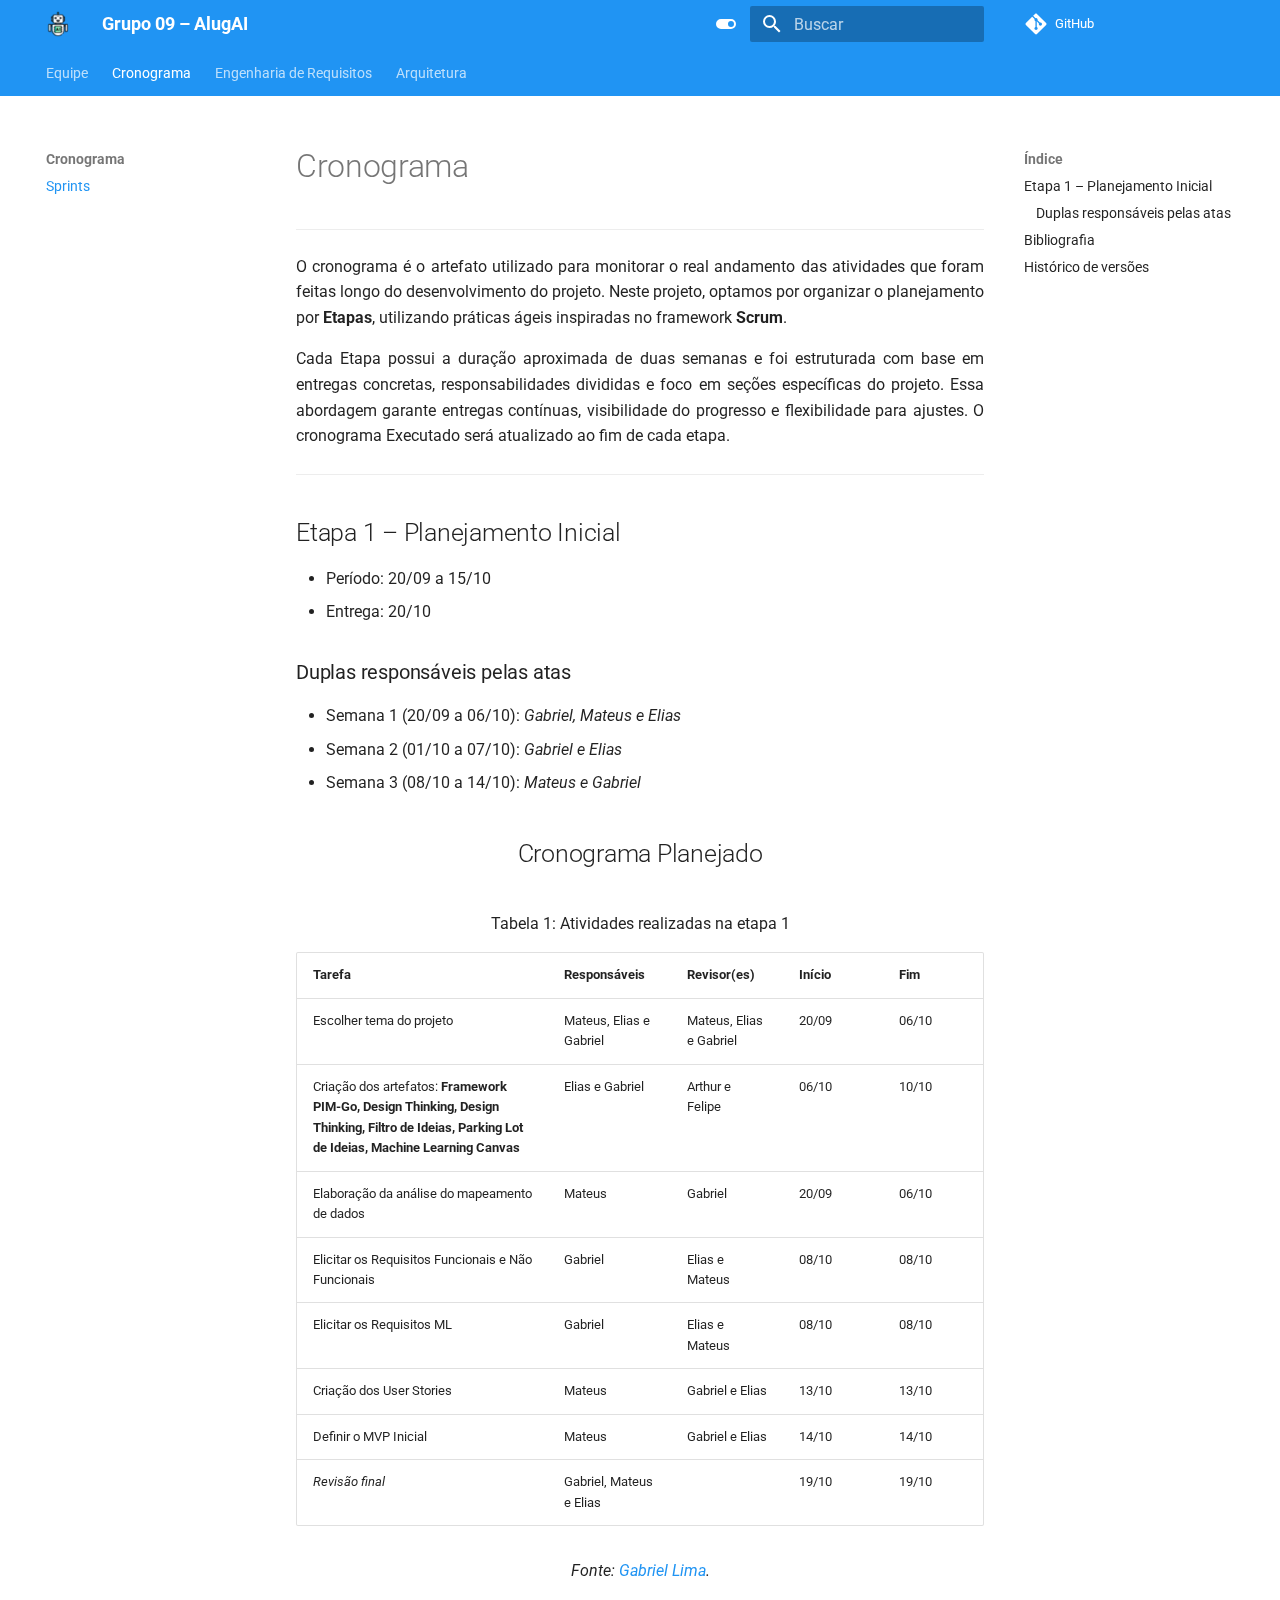
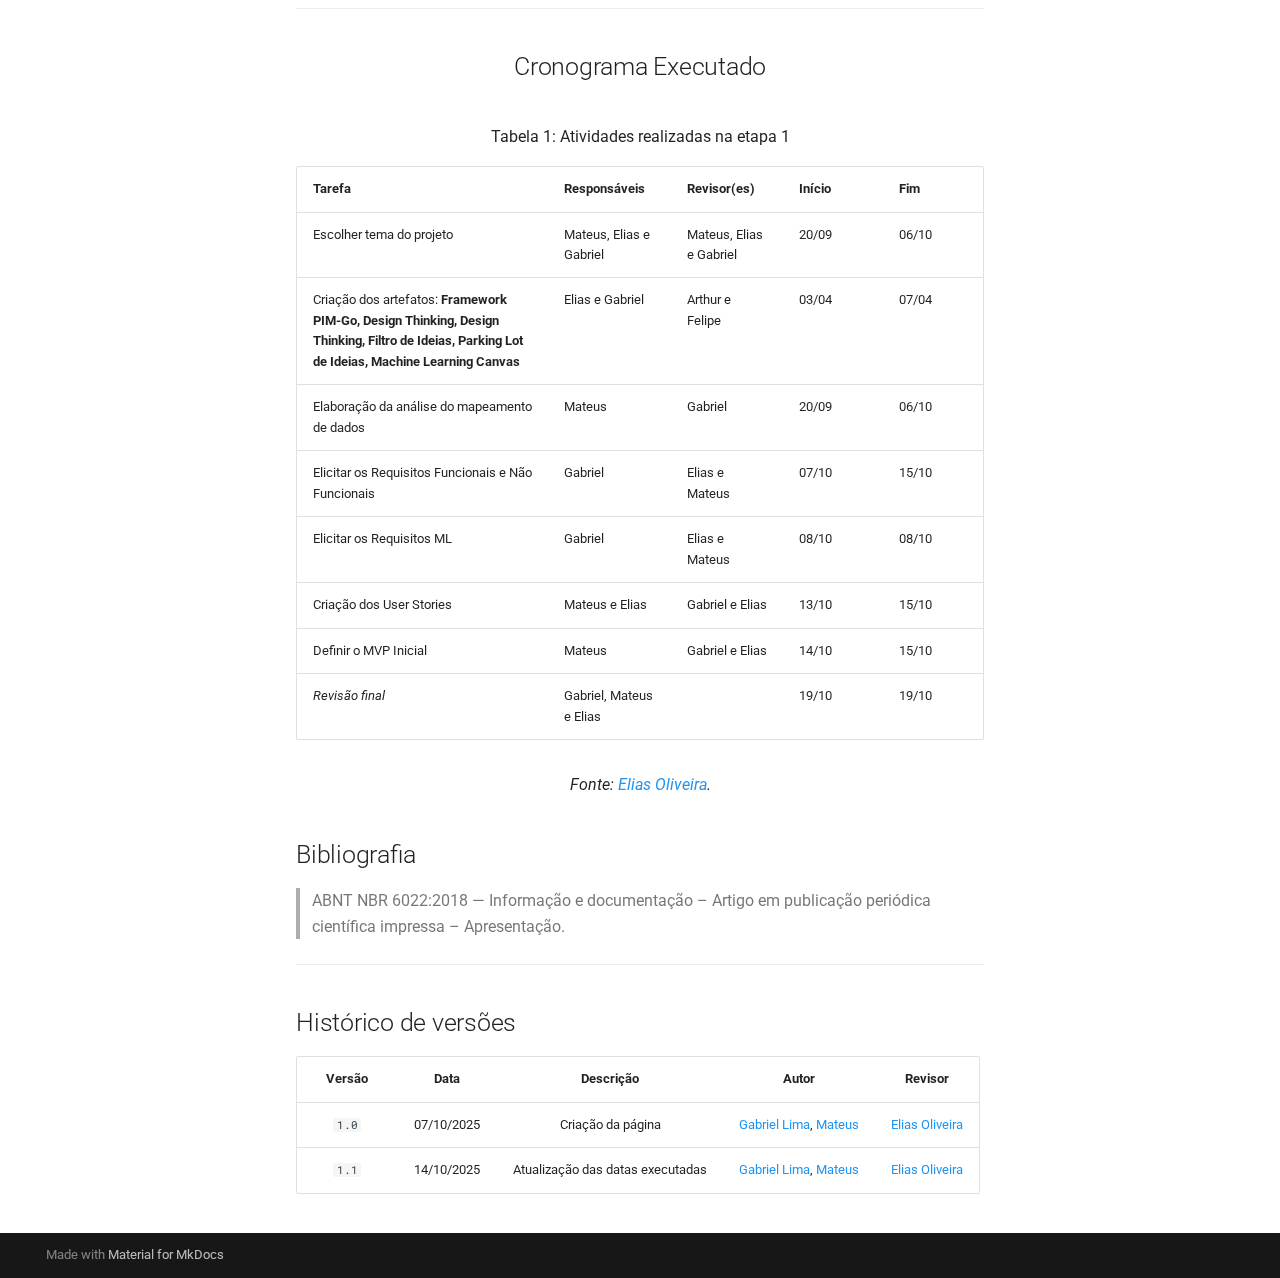
<file: Planejamento/cronograma/index.html>
<!doctype html>
<html lang="pt" class="no-js">
  <head>
    
      <meta charset="utf-8">
      <meta name="viewport" content="width=device-width,initial-scale=1">
      
      
      
        <link rel="canonical" href="https://unb-sistemas-de-machine-learning.github.io/Grupo09-PrediAluguel/Planejamento/cronograma/">
      
      
        <link rel="prev" href="../..">
      
      
        <link rel="next" href="../../Elicitacao/requisitosProduto/">
      
      
        
      
      
      <link rel="icon" href="../../assets/logo_agente.png">
      <meta name="generator" content="mkdocs-1.6.1, mkdocs-material-9.7.0">
    
    
      
        <title>Sprints - Grupo 09 – AlugAI</title>
      
    
    
      <link rel="stylesheet" href="../../assets/stylesheets/main.618322db.min.css">
      
        
        <link rel="stylesheet" href="../../assets/stylesheets/palette.ab4e12ef.min.css">
      
      


    
    
      
    
    
      
        
        
        <link rel="preconnect" href="https://fonts.gstatic.com" crossorigin>
        <link rel="stylesheet" href="https://fonts.googleapis.com/css?family=Roboto:300,300i,400,400i,700,700i%7CRoboto+Mono:400,400i,700,700i&display=fallback">
        <style>:root{--md-text-font:"Roboto";--md-code-font:"Roboto Mono"}</style>
      
    
    
      <link rel="stylesheet" href="../../stylesheets/extra.css">
    
    <script>__md_scope=new URL("../..",location),__md_hash=e=>[...e].reduce(((e,_)=>(e<<5)-e+_.charCodeAt(0)),0),__md_get=(e,_=localStorage,t=__md_scope)=>JSON.parse(_.getItem(t.pathname+"."+e)),__md_set=(e,_,t=localStorage,a=__md_scope)=>{try{t.setItem(a.pathname+"."+e,JSON.stringify(_))}catch(e){}}</script>
    
      
  


  
  

<script id="__analytics">function __md_analytics(){function e(){dataLayer.push(arguments)}window.dataLayer=window.dataLayer||[],e("js",new Date),e("config","G-7QVWYC7EZJ"),document.addEventListener("DOMContentLoaded",(function(){document.forms.search&&document.forms.search.query.addEventListener("blur",(function(){this.value&&e("event","search",{search_term:this.value})}));document$.subscribe((function(){var t=document.forms.feedback;if(void 0!==t)for(var a of t.querySelectorAll("[type=submit]"))a.addEventListener("click",(function(a){a.preventDefault();var n=document.location.pathname,d=this.getAttribute("data-md-value");e("event","feedback",{page:n,data:d}),t.firstElementChild.disabled=!0;var r=t.querySelector(".md-feedback__note [data-md-value='"+d+"']");r&&(r.hidden=!1)})),t.hidden=!1})),location$.subscribe((function(t){e("config","G-7QVWYC7EZJ",{page_path:t.pathname})}))}));var t=document.createElement("script");t.async=!0,t.src="https://www.googletagmanager.com/gtag/js?id=G-7QVWYC7EZJ",document.getElementById("__analytics").insertAdjacentElement("afterEnd",t)}</script>
  
    <script>"undefined"!=typeof __md_analytics&&__md_analytics()</script>
  

    
    
  </head>
  
  
    
    
      
    
    
    
    
    <body dir="ltr" data-md-color-scheme="default" data-md-color-primary="blue" data-md-color-accent="custom">
  
    
    <input class="md-toggle" data-md-toggle="drawer" type="checkbox" id="__drawer" autocomplete="off">
    <input class="md-toggle" data-md-toggle="search" type="checkbox" id="__search" autocomplete="off">
    <label class="md-overlay" for="__drawer"></label>
    <div data-md-component="skip">
      
        
        <a href="#cronograma" class="md-skip">
          Pular para conteúdo
        </a>
      
    </div>
    <div data-md-component="announce">
      
    </div>
    
    
      

<header class="md-header" data-md-component="header">
  <nav class="md-header__inner md-grid" aria-label="Cabeçalho">
    <a href="../.." title="Grupo 09 – AlugAI" class="md-header__button md-logo" aria-label="Grupo 09 – AlugAI" data-md-component="logo">
      
  <img src="../../assets/logo_agente.png" alt="logo">

    </a>
    <label class="md-header__button md-icon" for="__drawer">
      
      <svg xmlns="http://www.w3.org/2000/svg" viewBox="0 0 24 24"><path d="M3 6h18v2H3zm0 5h18v2H3zm0 5h18v2H3z"/></svg>
    </label>
    <div class="md-header__title" data-md-component="header-title">
      <div class="md-header__ellipsis">
        <div class="md-header__topic">
          <span class="md-ellipsis">
            Grupo 09 – AlugAI
          </span>
        </div>
        <div class="md-header__topic" data-md-component="header-topic">
          <span class="md-ellipsis">
            
              Sprints
            
          </span>
        </div>
      </div>
    </div>
    
      
        <form class="md-header__option" data-md-component="palette">
  
    
    
    
    <input class="md-option" data-md-color-media="" data-md-color-scheme="default" data-md-color-primary="blue" data-md-color-accent="custom"  aria-label="Mudar para o modo escuro"  type="radio" name="__palette" id="__palette_0">
    
      <label class="md-header__button md-icon" title="Mudar para o modo escuro" for="__palette_1" hidden>
        <svg xmlns="http://www.w3.org/2000/svg" viewBox="0 0 24 24"><path d="M17 7H7a5 5 0 0 0-5 5 5 5 0 0 0 5 5h10a5 5 0 0 0 5-5 5 5 0 0 0-5-5m0 8a3 3 0 0 1-3-3 3 3 0 0 1 3-3 3 3 0 0 1 3 3 3 3 0 0 1-3 3"/></svg>
      </label>
    
  
    
    
    
    <input class="md-option" data-md-color-media="" data-md-color-scheme="slate" data-md-color-primary="blue" data-md-color-accent="custom"  aria-label="Mudar para o modo claro"  type="radio" name="__palette" id="__palette_1">
    
      <label class="md-header__button md-icon" title="Mudar para o modo claro" for="__palette_0" hidden>
        <svg xmlns="http://www.w3.org/2000/svg" viewBox="0 0 24 24"><path d="M17 6H7c-3.31 0-6 2.69-6 6s2.69 6 6 6h10c3.31 0 6-2.69 6-6s-2.69-6-6-6m0 10H7c-2.21 0-4-1.79-4-4s1.79-4 4-4h10c2.21 0 4 1.79 4 4s-1.79 4-4 4M7 9c-1.66 0-3 1.34-3 3s1.34 3 3 3 3-1.34 3-3-1.34-3-3-3"/></svg>
      </label>
    
  
</form>
      
    
    
      <script>var palette=__md_get("__palette");if(palette&&palette.color){if("(prefers-color-scheme)"===palette.color.media){var media=matchMedia("(prefers-color-scheme: light)"),input=document.querySelector(media.matches?"[data-md-color-media='(prefers-color-scheme: light)']":"[data-md-color-media='(prefers-color-scheme: dark)']");palette.color.media=input.getAttribute("data-md-color-media"),palette.color.scheme=input.getAttribute("data-md-color-scheme"),palette.color.primary=input.getAttribute("data-md-color-primary"),palette.color.accent=input.getAttribute("data-md-color-accent")}for(var[key,value]of Object.entries(palette.color))document.body.setAttribute("data-md-color-"+key,value)}</script>
    
    
    
      
      
        <label class="md-header__button md-icon" for="__search">
          
          <svg xmlns="http://www.w3.org/2000/svg" viewBox="0 0 24 24"><path d="M9.5 3A6.5 6.5 0 0 1 16 9.5c0 1.61-.59 3.09-1.56 4.23l.27.27h.79l5 5-1.5 1.5-5-5v-.79l-.27-.27A6.52 6.52 0 0 1 9.5 16 6.5 6.5 0 0 1 3 9.5 6.5 6.5 0 0 1 9.5 3m0 2C7 5 5 7 5 9.5S7 14 9.5 14 14 12 14 9.5 12 5 9.5 5"/></svg>
        </label>
        <div class="md-search" data-md-component="search" role="dialog">
  <label class="md-search__overlay" for="__search"></label>
  <div class="md-search__inner" role="search">
    <form class="md-search__form" name="search">
      <input type="text" class="md-search__input" name="query" aria-label="Buscar" placeholder="Buscar" autocapitalize="off" autocorrect="off" autocomplete="off" spellcheck="false" data-md-component="search-query" required>
      <label class="md-search__icon md-icon" for="__search">
        
        <svg xmlns="http://www.w3.org/2000/svg" viewBox="0 0 24 24"><path d="M9.5 3A6.5 6.5 0 0 1 16 9.5c0 1.61-.59 3.09-1.56 4.23l.27.27h.79l5 5-1.5 1.5-5-5v-.79l-.27-.27A6.52 6.52 0 0 1 9.5 16 6.5 6.5 0 0 1 3 9.5 6.5 6.5 0 0 1 9.5 3m0 2C7 5 5 7 5 9.5S7 14 9.5 14 14 12 14 9.5 12 5 9.5 5"/></svg>
        
        <svg xmlns="http://www.w3.org/2000/svg" viewBox="0 0 24 24"><path d="M20 11v2H8l5.5 5.5-1.42 1.42L4.16 12l7.92-7.92L13.5 5.5 8 11z"/></svg>
      </label>
      <nav class="md-search__options" aria-label="Pesquisar">
        
        <button type="reset" class="md-search__icon md-icon" title="Limpar" aria-label="Limpar" tabindex="-1">
          
          <svg xmlns="http://www.w3.org/2000/svg" viewBox="0 0 24 24"><path d="M19 6.41 17.59 5 12 10.59 6.41 5 5 6.41 10.59 12 5 17.59 6.41 19 12 13.41 17.59 19 19 17.59 13.41 12z"/></svg>
        </button>
      </nav>
      
    </form>
    <div class="md-search__output">
      <div class="md-search__scrollwrap" tabindex="0" data-md-scrollfix>
        <div class="md-search-result" data-md-component="search-result">
          <div class="md-search-result__meta">
            Inicializando busca
          </div>
          <ol class="md-search-result__list" role="presentation"></ol>
        </div>
      </div>
    </div>
  </div>
</div>
      
    
    
      <div class="md-header__source">
        <a href="https://github.com/unb-Sistemas-de-Machine-learning/Grupo09-PrediAluguel" title="Ir para repositório" class="md-source" data-md-component="source">
  <div class="md-source__icon md-icon">
    
    <svg xmlns="http://www.w3.org/2000/svg" viewBox="0 0 448 512"><!--! Font Awesome Free 7.1.0 by @fontawesome - https://fontawesome.com License - https://fontawesome.com/license/free (Icons: CC BY 4.0, Fonts: SIL OFL 1.1, Code: MIT License) Copyright 2025 Fonticons, Inc.--><path d="M439.6 236.1 244 40.5c-5.4-5.5-12.8-8.5-20.4-8.5s-15 3-20.4 8.4L162.5 81l51.5 51.5c27.1-9.1 52.7 16.8 43.4 43.7l49.7 49.7c34.2-11.8 61.2 31 35.5 56.7-26.5 26.5-70.2-2.9-56-37.3L240.3 199v121.9c25.3 12.5 22.3 41.8 9.1 55-6.4 6.4-15.2 10.1-24.3 10.1s-17.8-3.6-24.3-10.1c-17.6-17.6-11.1-46.9 11.2-56v-123c-20.8-8.5-24.6-30.7-18.6-45L142.6 101 8.5 235.1C3 240.6 0 247.9 0 255.5s3 15 8.5 20.4l195.6 195.7c5.4 5.4 12.7 8.4 20.4 8.4s15-3 20.4-8.4l194.7-194.7c5.4-5.4 8.4-12.8 8.4-20.4s-3-15-8.4-20.4"/></svg>
  </div>
  <div class="md-source__repository">
    GitHub
  </div>
</a>
      </div>
    
  </nav>
  
</header>
    
    <div class="md-container" data-md-component="container">
      
      
        
          
            
<nav class="md-tabs" aria-label="Abas" data-md-component="tabs">
  <div class="md-grid">
    <ul class="md-tabs__list">
      
        
  
  
  
  
    <li class="md-tabs__item">
      <a href="../.." class="md-tabs__link">
        
  
  
    
  
  Equipe

      </a>
    </li>
  

      
        
  
  
  
    
  
  
    
    
      <li class="md-tabs__item md-tabs__item--active">
        <a href="./" class="md-tabs__link">
          
  
  
  Cronograma

        </a>
      </li>
    
  

      
        
  
  
  
  
    
    
      
  
  
  
  
    
    
      <li class="md-tabs__item">
        <a href="../../Elicitacao/requisitosProduto/" class="md-tabs__link">
          
  
  
  Engenharia de Requisitos

        </a>
      </li>
    
  

    
  

      
        
  
  
  
  
    
    
      <li class="md-tabs__item">
        <a href="../../Arquitetura/arquitetura_dados/" class="md-tabs__link">
          
  
  
  Arquitetura

        </a>
      </li>
    
  

      
    </ul>
  </div>
</nav>
          
        
      
      <main class="md-main" data-md-component="main">
        <div class="md-main__inner md-grid">
          
            
              
              <div class="md-sidebar md-sidebar--primary" data-md-component="sidebar" data-md-type="navigation" >
                <div class="md-sidebar__scrollwrap">
                  <div class="md-sidebar__inner">
                    


  


<nav class="md-nav md-nav--primary md-nav--lifted" aria-label="Navegação" data-md-level="0">
  <label class="md-nav__title" for="__drawer">
    <a href="../.." title="Grupo 09 – AlugAI" class="md-nav__button md-logo" aria-label="Grupo 09 – AlugAI" data-md-component="logo">
      
  <img src="../../assets/logo_agente.png" alt="logo">

    </a>
    Grupo 09 – AlugAI
  </label>
  
    <div class="md-nav__source">
      <a href="https://github.com/unb-Sistemas-de-Machine-learning/Grupo09-PrediAluguel" title="Ir para repositório" class="md-source" data-md-component="source">
  <div class="md-source__icon md-icon">
    
    <svg xmlns="http://www.w3.org/2000/svg" viewBox="0 0 448 512"><!--! Font Awesome Free 7.1.0 by @fontawesome - https://fontawesome.com License - https://fontawesome.com/license/free (Icons: CC BY 4.0, Fonts: SIL OFL 1.1, Code: MIT License) Copyright 2025 Fonticons, Inc.--><path d="M439.6 236.1 244 40.5c-5.4-5.5-12.8-8.5-20.4-8.5s-15 3-20.4 8.4L162.5 81l51.5 51.5c27.1-9.1 52.7 16.8 43.4 43.7l49.7 49.7c34.2-11.8 61.2 31 35.5 56.7-26.5 26.5-70.2-2.9-56-37.3L240.3 199v121.9c25.3 12.5 22.3 41.8 9.1 55-6.4 6.4-15.2 10.1-24.3 10.1s-17.8-3.6-24.3-10.1c-17.6-17.6-11.1-46.9 11.2-56v-123c-20.8-8.5-24.6-30.7-18.6-45L142.6 101 8.5 235.1C3 240.6 0 247.9 0 255.5s3 15 8.5 20.4l195.6 195.7c5.4 5.4 12.7 8.4 20.4 8.4s15-3 20.4-8.4l194.7-194.7c5.4-5.4 8.4-12.8 8.4-20.4s-3-15-8.4-20.4"/></svg>
  </div>
  <div class="md-source__repository">
    GitHub
  </div>
</a>
    </div>
  
  <ul class="md-nav__list" data-md-scrollfix>
    
      
      
  
  
  
  
    <li class="md-nav__item">
      <a href="../.." class="md-nav__link">
        
  
  
  <span class="md-ellipsis">
    
  
    Equipe
  

    
  </span>
  
  

      </a>
    </li>
  

    
      
      
  
  
    
  
  
  
    
    
    
    
      
        
        
      
      
    
    
    <li class="md-nav__item md-nav__item--active md-nav__item--section md-nav__item--nested">
      
        
        
        <input class="md-nav__toggle md-toggle " type="checkbox" id="__nav_2" checked>
        
          
          <label class="md-nav__link" for="__nav_2" id="__nav_2_label" tabindex="">
            
  
  
  <span class="md-ellipsis">
    
  
    Cronograma
  

    
  </span>
  
  

            <span class="md-nav__icon md-icon"></span>
          </label>
        
        <nav class="md-nav" data-md-level="1" aria-labelledby="__nav_2_label" aria-expanded="true">
          <label class="md-nav__title" for="__nav_2">
            <span class="md-nav__icon md-icon"></span>
            
  
    Cronograma
  

          </label>
          <ul class="md-nav__list" data-md-scrollfix>
            
              
                
  
  
    
  
  
  
    <li class="md-nav__item md-nav__item--active">
      
      <input class="md-nav__toggle md-toggle" type="checkbox" id="__toc">
      
      
        
      
      
        <label class="md-nav__link md-nav__link--active" for="__toc">
          
  
  
  <span class="md-ellipsis">
    
  
    Sprints
  

    
  </span>
  
  

          <span class="md-nav__icon md-icon"></span>
        </label>
      
      <a href="./" class="md-nav__link md-nav__link--active">
        
  
  
  <span class="md-ellipsis">
    
  
    Sprints
  

    
  </span>
  
  

      </a>
      
        

<nav class="md-nav md-nav--secondary" aria-label="Índice">
  
  
  
    
  
  
    <label class="md-nav__title" for="__toc">
      <span class="md-nav__icon md-icon"></span>
      Índice
    </label>
    <ul class="md-nav__list" data-md-component="toc" data-md-scrollfix>
      
        <li class="md-nav__item">
  <a href="#etapa-1-planejamento-inicial" class="md-nav__link">
    <span class="md-ellipsis">
      
        Etapa 1 – Planejamento Inicial
      
    </span>
  </a>
  
    <nav class="md-nav" aria-label="Etapa 1 – Planejamento Inicial">
      <ul class="md-nav__list">
        
          <li class="md-nav__item">
  <a href="#duplas-responsaveis-pelas-atas" class="md-nav__link">
    <span class="md-ellipsis">
      
        Duplas responsáveis pelas atas
      
    </span>
  </a>
  
</li>
        
      </ul>
    </nav>
  
</li>
      
        <li class="md-nav__item">
  <a href="#bibliografia" class="md-nav__link">
    <span class="md-ellipsis">
      
        Bibliografia
      
    </span>
  </a>
  
</li>
      
        <li class="md-nav__item">
  <a href="#historico-de-versoes" class="md-nav__link">
    <span class="md-ellipsis">
      
        Histórico de versões
      
    </span>
  </a>
  
</li>
      
    </ul>
  
</nav>
      
    </li>
  

              
            
          </ul>
        </nav>
      
    </li>
  

    
      
      
  
  
  
  
    
    
    
    
      
      
    
    
    <li class="md-nav__item md-nav__item--nested">
      
        
        
        <input class="md-nav__toggle md-toggle " type="checkbox" id="__nav_3" >
        
          
          <label class="md-nav__link" for="__nav_3" id="__nav_3_label" tabindex="0">
            
  
  
  <span class="md-ellipsis">
    
  
    Engenharia de Requisitos
  

    
  </span>
  
  

            <span class="md-nav__icon md-icon"></span>
          </label>
        
        <nav class="md-nav" data-md-level="1" aria-labelledby="__nav_3_label" aria-expanded="false">
          <label class="md-nav__title" for="__nav_3">
            <span class="md-nav__icon md-icon"></span>
            
  
    Engenharia de Requisitos
  

          </label>
          <ul class="md-nav__list" data-md-scrollfix>
            
              
                
  
  
  
  
    
    
    
    
      
      
    
    
    <li class="md-nav__item md-nav__item--nested">
      
        
        
        <input class="md-nav__toggle md-toggle " type="checkbox" id="__nav_3_1" >
        
          
          <label class="md-nav__link" for="__nav_3_1" id="__nav_3_1_label" tabindex="0">
            
  
  
  <span class="md-ellipsis">
    
  
    Elicitação
  

    
  </span>
  
  

            <span class="md-nav__icon md-icon"></span>
          </label>
        
        <nav class="md-nav" data-md-level="2" aria-labelledby="__nav_3_1_label" aria-expanded="false">
          <label class="md-nav__title" for="__nav_3_1">
            <span class="md-nav__icon md-icon"></span>
            
  
    Elicitação
  

          </label>
          <ul class="md-nav__list" data-md-scrollfix>
            
              
                
  
  
  
  
    <li class="md-nav__item">
      <a href="../../Elicitacao/requisitosProduto/" class="md-nav__link">
        
  
  
  <span class="md-ellipsis">
    
  
    Requisitos do Projeto
  

    
  </span>
  
  

      </a>
    </li>
  

              
            
              
                
  
  
  
  
    <li class="md-nav__item">
      <a href="../../Elicitacao/requisitosML/" class="md-nav__link">
        
  
  
  <span class="md-ellipsis">
    
  
    Requisitos de Machine Learning
  

    
  </span>
  
  

      </a>
    </li>
  

              
            
              
                
  
  
  
  
    <li class="md-nav__item">
      <a href="../../Elicitacao/backlog/" class="md-nav__link">
        
  
  
  <span class="md-ellipsis">
    
  
    Backlog
  

    
  </span>
  
  

      </a>
    </li>
  

              
            
              
                
  
  
  
  
    <li class="md-nav__item">
      <a href="../../Elicitacao/historias_de_usuario/" class="md-nav__link">
        
  
  
  <span class="md-ellipsis">
    
  
    Histórias de Usuário
  

    
  </span>
  
  

      </a>
    </li>
  

              
            
          </ul>
        </nav>
      
    </li>
  

              
            
              
                
  
  
  
  
    <li class="md-nav__item">
      <a href="../../Design_thinking/design_thinking/" class="md-nav__link">
        
  
  
  <span class="md-ellipsis">
    
  
    Artefatos
  

    
  </span>
  
  

      </a>
    </li>
  

              
            
              
                
  
  
  
  
    <li class="md-nav__item">
      <a href="../../Design_thinking/mapeamento_dados/" class="md-nav__link">
        
  
  
  <span class="md-ellipsis">
    
  
    Mapeamento de Dados
  

    
  </span>
  
  

      </a>
    </li>
  

              
            
          </ul>
        </nav>
      
    </li>
  

    
      
      
  
  
  
  
    
    
    
    
      
      
    
    
    <li class="md-nav__item md-nav__item--nested">
      
        
        
        <input class="md-nav__toggle md-toggle " type="checkbox" id="__nav_4" >
        
          
          <label class="md-nav__link" for="__nav_4" id="__nav_4_label" tabindex="0">
            
  
  
  <span class="md-ellipsis">
    
  
    Arquitetura
  

    
  </span>
  
  

            <span class="md-nav__icon md-icon"></span>
          </label>
        
        <nav class="md-nav" data-md-level="1" aria-labelledby="__nav_4_label" aria-expanded="false">
          <label class="md-nav__title" for="__nav_4">
            <span class="md-nav__icon md-icon"></span>
            
  
    Arquitetura
  

          </label>
          <ul class="md-nav__list" data-md-scrollfix>
            
              
                
  
  
  
  
    <li class="md-nav__item">
      <a href="../../Arquitetura/arquitetura_dados/" class="md-nav__link">
        
  
  
  <span class="md-ellipsis">
    
  
    Arquitetura de Dados
  

    
  </span>
  
  

      </a>
    </li>
  

              
            
              
                
  
  
  
  
    <li class="md-nav__item">
      <a href="../../Arquitetura/engenharia_dados/" class="md-nav__link">
        
  
  
  <span class="md-ellipsis">
    
  
    Engenharia de Dados
  

    
  </span>
  
  

      </a>
    </li>
  

              
            
          </ul>
        </nav>
      
    </li>
  

    
  </ul>
</nav>
                  </div>
                </div>
              </div>
            
            
              
              <div class="md-sidebar md-sidebar--secondary" data-md-component="sidebar" data-md-type="toc" >
                <div class="md-sidebar__scrollwrap">
                  <div class="md-sidebar__inner">
                    

<nav class="md-nav md-nav--secondary" aria-label="Índice">
  
  
  
    
  
  
    <label class="md-nav__title" for="__toc">
      <span class="md-nav__icon md-icon"></span>
      Índice
    </label>
    <ul class="md-nav__list" data-md-component="toc" data-md-scrollfix>
      
        <li class="md-nav__item">
  <a href="#etapa-1-planejamento-inicial" class="md-nav__link">
    <span class="md-ellipsis">
      
        Etapa 1 – Planejamento Inicial
      
    </span>
  </a>
  
    <nav class="md-nav" aria-label="Etapa 1 – Planejamento Inicial">
      <ul class="md-nav__list">
        
          <li class="md-nav__item">
  <a href="#duplas-responsaveis-pelas-atas" class="md-nav__link">
    <span class="md-ellipsis">
      
        Duplas responsáveis pelas atas
      
    </span>
  </a>
  
</li>
        
      </ul>
    </nav>
  
</li>
      
        <li class="md-nav__item">
  <a href="#bibliografia" class="md-nav__link">
    <span class="md-ellipsis">
      
        Bibliografia
      
    </span>
  </a>
  
</li>
      
        <li class="md-nav__item">
  <a href="#historico-de-versoes" class="md-nav__link">
    <span class="md-ellipsis">
      
        Histórico de versões
      
    </span>
  </a>
  
</li>
      
    </ul>
  
</nav>
                  </div>
                </div>
              </div>
            
          
          
            <div class="md-content" data-md-component="content">
              
              <article class="md-content__inner md-typeset">
                
                  


  
  


<h1 id="cronograma">Cronograma</h1>
<hr />
<p>O cronograma é o artefato utilizado para monitorar o real andamento das atividades que foram feitas longo do desenvolvimento do projeto. Neste projeto, optamos por organizar o planejamento por <strong>Etapas</strong>, utilizando práticas ágeis inspiradas no framework <strong>Scrum</strong>.</p>
<p>Cada Etapa possui a duração aproximada de duas semanas e foi estruturada com base em entregas concretas, responsabilidades divididas e foco em seções específicas do projeto. Essa abordagem garante entregas contínuas, visibilidade do progresso e flexibilidade para ajustes. O cronograma Executado será atualizado ao fim de cada etapa.</p>
<hr />
<h2 id="etapa-1-planejamento-inicial">Etapa 1 – Planejamento Inicial</h2>
<ul>
<li>Período: 20/09 a 15/10 </li>
<li>Entrega: 20/10   </li>
</ul>
<h3 id="duplas-responsaveis-pelas-atas">Duplas responsáveis pelas atas</h3>
<ul>
<li>Semana 1 (20/09 a 06/10): <em>Gabriel, Mateus e Elias</em></li>
<li>Semana 2 (01/10 a 07/10): <em>Gabriel e Elias</em></li>
<li>Semana 3 (08/10 a 14/10): <em>Mateus e Gabriel</em></li>
</ul>
<center>
 <h2>Cronograma Planejado <h2>
</center>

<p><font size="3"><p style="text-align: center">Tabela 1: Atividades realizadas na etapa 1</p></font></p>
<table>
<thead>
<tr>
<th>Tarefa</th>
<th>Responsáveis</th>
<th>Revisor(es)</th>
<th>Início</th>
<th>Fim</th>
</tr>
</thead>
<tbody>
<tr>
<td>Escolher tema do projeto</td>
<td>Mateus, Elias e Gabriel</td>
<td>Mateus, Elias e Gabriel</td>
<td>20/09</td>
<td>06/10</td>
</tr>
<tr>
<td>Criação dos artefatos: <strong>Framework PIM-Go, Design Thinking, Design Thinking, Filtro de Ideias, Parking Lot de Ideias, Machine Learning Canvas</strong></td>
<td>Elias e Gabriel</td>
<td>Arthur e Felipe</td>
<td>06/10</td>
<td>10/10</td>
</tr>
<tr>
<td>Elaboração da análise do mapeamento de dados</td>
<td>Mateus</td>
<td>Gabriel</td>
<td>20/09</td>
<td>06/10</td>
</tr>
<tr>
<td>Elicitar os Requisitos Funcionais e Não Funcionais</td>
<td>Gabriel</td>
<td>Elias e Mateus</td>
<td>08/10</td>
<td>08/10</td>
</tr>
<tr>
<td>Elicitar os Requisitos ML</td>
<td>Gabriel</td>
<td>Elias e Mateus</td>
<td>08/10</td>
<td>08/10</td>
</tr>
<tr>
<td>Criação dos User Stories</td>
<td>Mateus</td>
<td>Gabriel e Elias</td>
<td>13/10</td>
<td>13/10</td>
</tr>
<tr>
<td>Definir o MVP Inicial</td>
<td>Mateus</td>
<td>Gabriel e Elias</td>
<td>14/10</td>
<td>14/10</td>
</tr>
<tr>
<td><em>Revisão final</em></td>
<td>Gabriel, Mateus e Elias</td>
<td></td>
<td>19/10</td>
<td>19/10</td>
</tr>
</tbody>
</table>
<p><font size="3"><p style="text-align: center"><em>Fonte: <a href="https://github.com/gabriel-lima258">Gabriel Lima</a>.</em></p></font></p>
<hr />
<center>
 <h2>Cronograma Executado <h2>
</center>

<p><font size="3"><p style="text-align: center">Tabela 1: Atividades realizadas na etapa 1</p></font></p>
<table>
<thead>
<tr>
<th>Tarefa</th>
<th>Responsáveis</th>
<th>Revisor(es)</th>
<th>Início</th>
<th>Fim</th>
</tr>
</thead>
<tbody>
<tr>
<td>Escolher tema do projeto</td>
<td>Mateus, Elias e Gabriel</td>
<td>Mateus, Elias e Gabriel</td>
<td>20/09</td>
<td>06/10</td>
</tr>
<tr>
<td>Criação dos artefatos: <strong>Framework PIM-Go, Design Thinking, Design Thinking, Filtro de Ideias, Parking Lot de Ideias, Machine Learning Canvas</strong></td>
<td>Elias e Gabriel</td>
<td>Arthur e Felipe</td>
<td>03/04</td>
<td>07/04</td>
</tr>
<tr>
<td>Elaboração da análise do mapeamento de dados</td>
<td>Mateus</td>
<td>Gabriel</td>
<td>20/09</td>
<td>06/10</td>
</tr>
<tr>
<td>Elicitar os Requisitos Funcionais e Não Funcionais</td>
<td>Gabriel</td>
<td>Elias e Mateus</td>
<td>07/10</td>
<td>15/10</td>
</tr>
<tr>
<td>Elicitar os Requisitos ML</td>
<td>Gabriel</td>
<td>Elias e Mateus</td>
<td>08/10</td>
<td>08/10</td>
</tr>
<tr>
<td>Criação dos User Stories</td>
<td>Mateus e Elias</td>
<td>Gabriel e Elias</td>
<td>13/10</td>
<td>15/10</td>
</tr>
<tr>
<td>Definir o MVP Inicial</td>
<td>Mateus</td>
<td>Gabriel e Elias</td>
<td>14/10</td>
<td>15/10</td>
</tr>
<tr>
<td><em>Revisão final</em></td>
<td>Gabriel, Mateus e Elias</td>
<td></td>
<td>19/10</td>
<td>19/10</td>
</tr>
</tbody>
</table>
<p><font size="3"><p style="text-align: center"><em>Fonte: <a href="https://github.com/EliasOliver21">Elias Oliveira</a>.</em></p></font></p>
<h2 id="bibliografia">Bibliografia</h2>
<blockquote>
<p>ABNT NBR 6022:2018 — Informação e documentação – Artigo em publicação periódica científica impressa – Apresentação.</p>
</blockquote>
<hr />
<h2 id="historico-de-versoes">Histórico de versões</h2>
<table>
<thead>
<tr>
<th style="text-align: center;">Versão</th>
<th style="text-align: center;">Data</th>
<th style="text-align: center;">Descrição</th>
<th style="text-align: center;">Autor</th>
<th style="text-align: center;">Revisor</th>
</tr>
</thead>
<tbody>
<tr>
<td style="text-align: center;"><code>1.0</code></td>
<td style="text-align: center;">07/10/2025</td>
<td style="text-align: center;">Criação da página</td>
<td style="text-align: center;"><a href="https://github.com/gabriel-lima258">Gabriel Lima</a>, <a href="MaeusGH">Mateus</a></td>
<td style="text-align: center;"><a href="https://github.com/EliasOliver21">Elias Oliveira</a></td>
</tr>
<tr>
<td style="text-align: center;"><code>1.1</code></td>
<td style="text-align: center;">14/10/2025</td>
<td style="text-align: center;">Atualização das datas executadas</td>
<td style="text-align: center;"><a href="https://github.com/gabriel-lima258">Gabriel Lima</a>, <a href="MateusGH">Mateus</a></td>
<td style="text-align: center;"><a href="https://github.com/EliasOliver21">Elias Oliveira</a></td>
</tr>
</tbody>
</table>









  




                
              </article>
            </div>
          
          
<script>var target=document.getElementById(location.hash.slice(1));target&&target.name&&(target.checked=target.name.startsWith("__tabbed_"))</script>
        </div>
        
          <button type="button" class="md-top md-icon" data-md-component="top" hidden>
  
  <svg xmlns="http://www.w3.org/2000/svg" viewBox="0 0 24 24"><path d="M13 20h-2V8l-5.5 5.5-1.42-1.42L12 4.16l7.92 7.92-1.42 1.42L13 8z"/></svg>
  Voltar para o topo
</button>
        
      </main>
      
        <footer class="md-footer">
  
  <div class="md-footer-meta md-typeset">
    <div class="md-footer-meta__inner md-grid">
      <div class="md-copyright">
  
  
    Made with
    <a href="https://squidfunk.github.io/mkdocs-material/" target="_blank" rel="noopener">
      Material for MkDocs
    </a>
  
</div>
      
    </div>
  </div>
</footer>
      
    </div>
    <div class="md-dialog" data-md-component="dialog">
      <div class="md-dialog__inner md-typeset"></div>
    </div>
    
    
    
      
      
      <script id="__config" type="application/json">{"annotate": null, "base": "../..", "features": ["navigation.tabs", "navigation.top"], "search": "../../assets/javascripts/workers/search.7a47a382.min.js", "tags": null, "translations": {"clipboard.copied": "Copiado para \u00e1rea de transfer\u00eancia", "clipboard.copy": "Copiar para \u00e1rea de transfer\u00eancia", "search.result.more.one": "mais 1 nesta p\u00e1gina", "search.result.more.other": "# mais nesta p\u00e1gina", "search.result.none": "Nenhum documento encontrado", "search.result.one": "1 documento encontrado", "search.result.other": "# documentos encontrados", "search.result.placeholder": "Digite para iniciar a busca", "search.result.term.missing": "Ausente", "select.version": "Selecione a vers\u00e3o"}, "version": null}</script>
    
    
      <script src="../../assets/javascripts/bundle.e71a0d61.min.js"></script>
      
    
  </body>
</html>
</file>
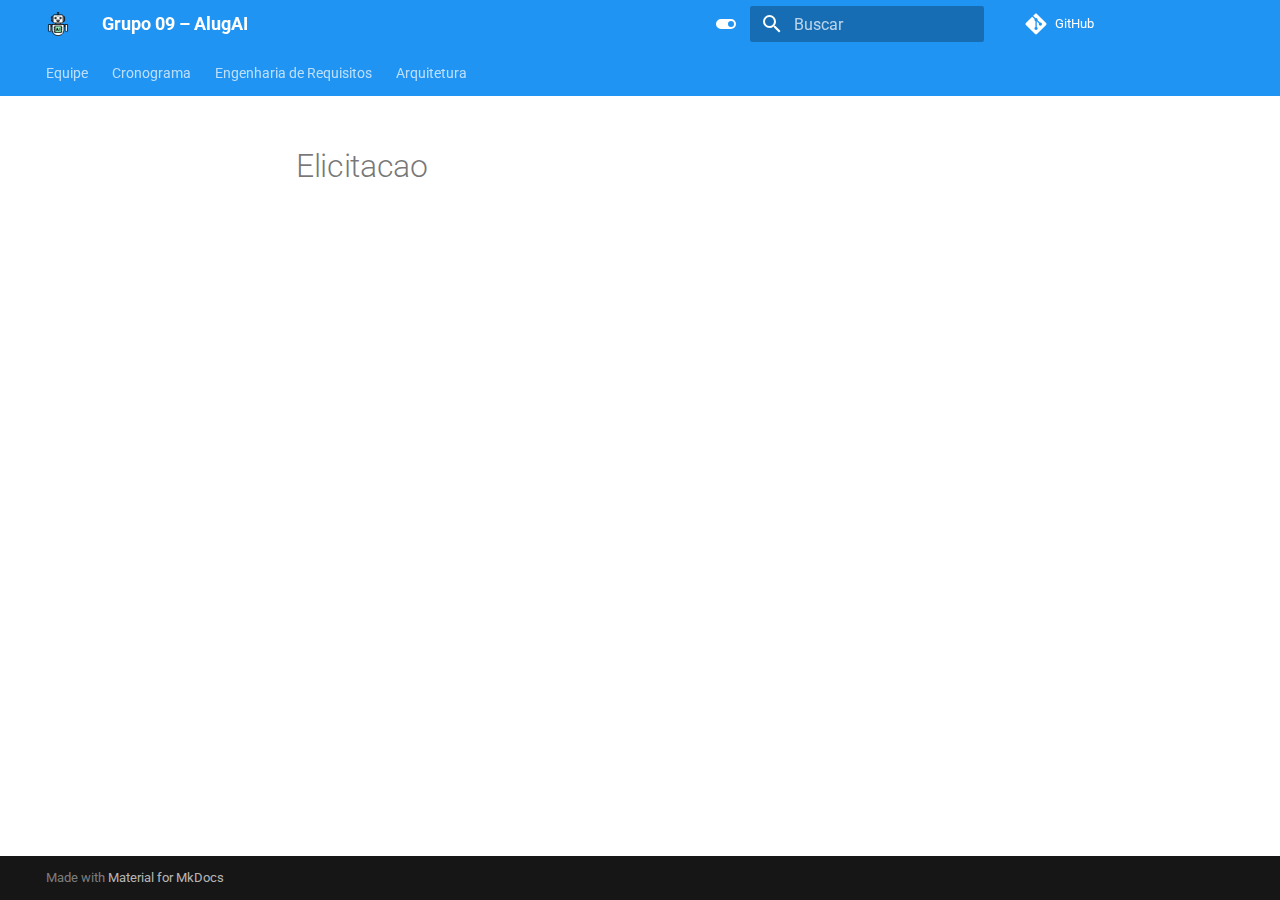
<file: assets/elicitacao/elicitacao/index.html>
<!doctype html>
<html lang="pt" class="no-js">
  <head>
    
      <meta charset="utf-8">
      <meta name="viewport" content="width=device-width,initial-scale=1">
      
      
      
        <link rel="canonical" href="https://unb-sistemas-de-machine-learning.github.io/Grupo09-PrediAluguel/assets/elicitacao/elicitacao/">
      
      
      
      
        
      
      
      <link rel="icon" href="../../logo_agente.png">
      <meta name="generator" content="mkdocs-1.6.1, mkdocs-material-9.7.0">
    
    
      
        <title>Elicitacao - Grupo 09 – AlugAI</title>
      
    
    
      <link rel="stylesheet" href="../../stylesheets/main.618322db.min.css">
      
        
        <link rel="stylesheet" href="../../stylesheets/palette.ab4e12ef.min.css">
      
      


    
    
      
    
    
      
        
        
        <link rel="preconnect" href="https://fonts.gstatic.com" crossorigin>
        <link rel="stylesheet" href="https://fonts.googleapis.com/css?family=Roboto:300,300i,400,400i,700,700i%7CRoboto+Mono:400,400i,700,700i&display=fallback">
        <style>:root{--md-text-font:"Roboto";--md-code-font:"Roboto Mono"}</style>
      
    
    
      <link rel="stylesheet" href="../../../stylesheets/extra.css">
    
    <script>__md_scope=new URL("../../..",location),__md_hash=e=>[...e].reduce(((e,_)=>(e<<5)-e+_.charCodeAt(0)),0),__md_get=(e,_=localStorage,t=__md_scope)=>JSON.parse(_.getItem(t.pathname+"."+e)),__md_set=(e,_,t=localStorage,a=__md_scope)=>{try{t.setItem(a.pathname+"."+e,JSON.stringify(_))}catch(e){}}</script>
    
      
  


  
  

<script id="__analytics">function __md_analytics(){function e(){dataLayer.push(arguments)}window.dataLayer=window.dataLayer||[],e("js",new Date),e("config","G-7QVWYC7EZJ"),document.addEventListener("DOMContentLoaded",(function(){document.forms.search&&document.forms.search.query.addEventListener("blur",(function(){this.value&&e("event","search",{search_term:this.value})}));document$.subscribe((function(){var t=document.forms.feedback;if(void 0!==t)for(var a of t.querySelectorAll("[type=submit]"))a.addEventListener("click",(function(a){a.preventDefault();var n=document.location.pathname,d=this.getAttribute("data-md-value");e("event","feedback",{page:n,data:d}),t.firstElementChild.disabled=!0;var r=t.querySelector(".md-feedback__note [data-md-value='"+d+"']");r&&(r.hidden=!1)})),t.hidden=!1})),location$.subscribe((function(t){e("config","G-7QVWYC7EZJ",{page_path:t.pathname})}))}));var t=document.createElement("script");t.async=!0,t.src="https://www.googletagmanager.com/gtag/js?id=G-7QVWYC7EZJ",document.getElementById("__analytics").insertAdjacentElement("afterEnd",t)}</script>
  
    <script>"undefined"!=typeof __md_analytics&&__md_analytics()</script>
  

    
    
  </head>
  
  
    
    
      
    
    
    
    
    <body dir="ltr" data-md-color-scheme="default" data-md-color-primary="blue" data-md-color-accent="custom">
  
    
    <input class="md-toggle" data-md-toggle="drawer" type="checkbox" id="__drawer" autocomplete="off">
    <input class="md-toggle" data-md-toggle="search" type="checkbox" id="__search" autocomplete="off">
    <label class="md-overlay" for="__drawer"></label>
    <div data-md-component="skip">
      
    </div>
    <div data-md-component="announce">
      
    </div>
    
    
      

<header class="md-header" data-md-component="header">
  <nav class="md-header__inner md-grid" aria-label="Cabeçalho">
    <a href="../../.." title="Grupo 09 – AlugAI" class="md-header__button md-logo" aria-label="Grupo 09 – AlugAI" data-md-component="logo">
      
  <img src="../../logo_agente.png" alt="logo">

    </a>
    <label class="md-header__button md-icon" for="__drawer">
      
      <svg xmlns="http://www.w3.org/2000/svg" viewBox="0 0 24 24"><path d="M3 6h18v2H3zm0 5h18v2H3zm0 5h18v2H3z"/></svg>
    </label>
    <div class="md-header__title" data-md-component="header-title">
      <div class="md-header__ellipsis">
        <div class="md-header__topic">
          <span class="md-ellipsis">
            Grupo 09 – AlugAI
          </span>
        </div>
        <div class="md-header__topic" data-md-component="header-topic">
          <span class="md-ellipsis">
            
              Elicitacao
            
          </span>
        </div>
      </div>
    </div>
    
      
        <form class="md-header__option" data-md-component="palette">
  
    
    
    
    <input class="md-option" data-md-color-media="" data-md-color-scheme="default" data-md-color-primary="blue" data-md-color-accent="custom"  aria-label="Mudar para o modo escuro"  type="radio" name="__palette" id="__palette_0">
    
      <label class="md-header__button md-icon" title="Mudar para o modo escuro" for="__palette_1" hidden>
        <svg xmlns="http://www.w3.org/2000/svg" viewBox="0 0 24 24"><path d="M17 7H7a5 5 0 0 0-5 5 5 5 0 0 0 5 5h10a5 5 0 0 0 5-5 5 5 0 0 0-5-5m0 8a3 3 0 0 1-3-3 3 3 0 0 1 3-3 3 3 0 0 1 3 3 3 3 0 0 1-3 3"/></svg>
      </label>
    
  
    
    
    
    <input class="md-option" data-md-color-media="" data-md-color-scheme="slate" data-md-color-primary="blue" data-md-color-accent="custom"  aria-label="Mudar para o modo claro"  type="radio" name="__palette" id="__palette_1">
    
      <label class="md-header__button md-icon" title="Mudar para o modo claro" for="__palette_0" hidden>
        <svg xmlns="http://www.w3.org/2000/svg" viewBox="0 0 24 24"><path d="M17 6H7c-3.31 0-6 2.69-6 6s2.69 6 6 6h10c3.31 0 6-2.69 6-6s-2.69-6-6-6m0 10H7c-2.21 0-4-1.79-4-4s1.79-4 4-4h10c2.21 0 4 1.79 4 4s-1.79 4-4 4M7 9c-1.66 0-3 1.34-3 3s1.34 3 3 3 3-1.34 3-3-1.34-3-3-3"/></svg>
      </label>
    
  
</form>
      
    
    
      <script>var palette=__md_get("__palette");if(palette&&palette.color){if("(prefers-color-scheme)"===palette.color.media){var media=matchMedia("(prefers-color-scheme: light)"),input=document.querySelector(media.matches?"[data-md-color-media='(prefers-color-scheme: light)']":"[data-md-color-media='(prefers-color-scheme: dark)']");palette.color.media=input.getAttribute("data-md-color-media"),palette.color.scheme=input.getAttribute("data-md-color-scheme"),palette.color.primary=input.getAttribute("data-md-color-primary"),palette.color.accent=input.getAttribute("data-md-color-accent")}for(var[key,value]of Object.entries(palette.color))document.body.setAttribute("data-md-color-"+key,value)}</script>
    
    
    
      
      
        <label class="md-header__button md-icon" for="__search">
          
          <svg xmlns="http://www.w3.org/2000/svg" viewBox="0 0 24 24"><path d="M9.5 3A6.5 6.5 0 0 1 16 9.5c0 1.61-.59 3.09-1.56 4.23l.27.27h.79l5 5-1.5 1.5-5-5v-.79l-.27-.27A6.52 6.52 0 0 1 9.5 16 6.5 6.5 0 0 1 3 9.5 6.5 6.5 0 0 1 9.5 3m0 2C7 5 5 7 5 9.5S7 14 9.5 14 14 12 14 9.5 12 5 9.5 5"/></svg>
        </label>
        <div class="md-search" data-md-component="search" role="dialog">
  <label class="md-search__overlay" for="__search"></label>
  <div class="md-search__inner" role="search">
    <form class="md-search__form" name="search">
      <input type="text" class="md-search__input" name="query" aria-label="Buscar" placeholder="Buscar" autocapitalize="off" autocorrect="off" autocomplete="off" spellcheck="false" data-md-component="search-query" required>
      <label class="md-search__icon md-icon" for="__search">
        
        <svg xmlns="http://www.w3.org/2000/svg" viewBox="0 0 24 24"><path d="M9.5 3A6.5 6.5 0 0 1 16 9.5c0 1.61-.59 3.09-1.56 4.23l.27.27h.79l5 5-1.5 1.5-5-5v-.79l-.27-.27A6.52 6.52 0 0 1 9.5 16 6.5 6.5 0 0 1 3 9.5 6.5 6.5 0 0 1 9.5 3m0 2C7 5 5 7 5 9.5S7 14 9.5 14 14 12 14 9.5 12 5 9.5 5"/></svg>
        
        <svg xmlns="http://www.w3.org/2000/svg" viewBox="0 0 24 24"><path d="M20 11v2H8l5.5 5.5-1.42 1.42L4.16 12l7.92-7.92L13.5 5.5 8 11z"/></svg>
      </label>
      <nav class="md-search__options" aria-label="Pesquisar">
        
        <button type="reset" class="md-search__icon md-icon" title="Limpar" aria-label="Limpar" tabindex="-1">
          
          <svg xmlns="http://www.w3.org/2000/svg" viewBox="0 0 24 24"><path d="M19 6.41 17.59 5 12 10.59 6.41 5 5 6.41 10.59 12 5 17.59 6.41 19 12 13.41 17.59 19 19 17.59 13.41 12z"/></svg>
        </button>
      </nav>
      
    </form>
    <div class="md-search__output">
      <div class="md-search__scrollwrap" tabindex="0" data-md-scrollfix>
        <div class="md-search-result" data-md-component="search-result">
          <div class="md-search-result__meta">
            Inicializando busca
          </div>
          <ol class="md-search-result__list" role="presentation"></ol>
        </div>
      </div>
    </div>
  </div>
</div>
      
    
    
      <div class="md-header__source">
        <a href="https://github.com/unb-Sistemas-de-Machine-learning/Grupo09-PrediAluguel" title="Ir para repositório" class="md-source" data-md-component="source">
  <div class="md-source__icon md-icon">
    
    <svg xmlns="http://www.w3.org/2000/svg" viewBox="0 0 448 512"><!--! Font Awesome Free 7.1.0 by @fontawesome - https://fontawesome.com License - https://fontawesome.com/license/free (Icons: CC BY 4.0, Fonts: SIL OFL 1.1, Code: MIT License) Copyright 2025 Fonticons, Inc.--><path d="M439.6 236.1 244 40.5c-5.4-5.5-12.8-8.5-20.4-8.5s-15 3-20.4 8.4L162.5 81l51.5 51.5c27.1-9.1 52.7 16.8 43.4 43.7l49.7 49.7c34.2-11.8 61.2 31 35.5 56.7-26.5 26.5-70.2-2.9-56-37.3L240.3 199v121.9c25.3 12.5 22.3 41.8 9.1 55-6.4 6.4-15.2 10.1-24.3 10.1s-17.8-3.6-24.3-10.1c-17.6-17.6-11.1-46.9 11.2-56v-123c-20.8-8.5-24.6-30.7-18.6-45L142.6 101 8.5 235.1C3 240.6 0 247.9 0 255.5s3 15 8.5 20.4l195.6 195.7c5.4 5.4 12.7 8.4 20.4 8.4s15-3 20.4-8.4l194.7-194.7c5.4-5.4 8.4-12.8 8.4-20.4s-3-15-8.4-20.4"/></svg>
  </div>
  <div class="md-source__repository">
    GitHub
  </div>
</a>
      </div>
    
  </nav>
  
</header>
    
    <div class="md-container" data-md-component="container">
      
      
        
          
            
<nav class="md-tabs" aria-label="Abas" data-md-component="tabs">
  <div class="md-grid">
    <ul class="md-tabs__list">
      
        
  
  
  
  
    <li class="md-tabs__item">
      <a href="../../.." class="md-tabs__link">
        
  
  
    
  
  Equipe

      </a>
    </li>
  

      
        
  
  
  
  
    
    
      <li class="md-tabs__item">
        <a href="../../../Planejamento/cronograma/" class="md-tabs__link">
          
  
  
  Cronograma

        </a>
      </li>
    
  

      
        
  
  
  
  
    
    
      
  
  
  
  
    
    
      <li class="md-tabs__item">
        <a href="../../../Elicitacao/requisitosProduto/" class="md-tabs__link">
          
  
  
  Engenharia de Requisitos

        </a>
      </li>
    
  

    
  

      
        
  
  
  
  
    
    
      <li class="md-tabs__item">
        <a href="../../../Arquitetura/arquitetura_dados/" class="md-tabs__link">
          
  
  
  Arquitetura

        </a>
      </li>
    
  

      
    </ul>
  </div>
</nav>
          
        
      
      <main class="md-main" data-md-component="main">
        <div class="md-main__inner md-grid">
          
            
              
              <div class="md-sidebar md-sidebar--primary" data-md-component="sidebar" data-md-type="navigation" >
                <div class="md-sidebar__scrollwrap">
                  <div class="md-sidebar__inner">
                    


  


<nav class="md-nav md-nav--primary md-nav--lifted" aria-label="Navegação" data-md-level="0">
  <label class="md-nav__title" for="__drawer">
    <a href="../../.." title="Grupo 09 – AlugAI" class="md-nav__button md-logo" aria-label="Grupo 09 – AlugAI" data-md-component="logo">
      
  <img src="../../logo_agente.png" alt="logo">

    </a>
    Grupo 09 – AlugAI
  </label>
  
    <div class="md-nav__source">
      <a href="https://github.com/unb-Sistemas-de-Machine-learning/Grupo09-PrediAluguel" title="Ir para repositório" class="md-source" data-md-component="source">
  <div class="md-source__icon md-icon">
    
    <svg xmlns="http://www.w3.org/2000/svg" viewBox="0 0 448 512"><!--! Font Awesome Free 7.1.0 by @fontawesome - https://fontawesome.com License - https://fontawesome.com/license/free (Icons: CC BY 4.0, Fonts: SIL OFL 1.1, Code: MIT License) Copyright 2025 Fonticons, Inc.--><path d="M439.6 236.1 244 40.5c-5.4-5.5-12.8-8.5-20.4-8.5s-15 3-20.4 8.4L162.5 81l51.5 51.5c27.1-9.1 52.7 16.8 43.4 43.7l49.7 49.7c34.2-11.8 61.2 31 35.5 56.7-26.5 26.5-70.2-2.9-56-37.3L240.3 199v121.9c25.3 12.5 22.3 41.8 9.1 55-6.4 6.4-15.2 10.1-24.3 10.1s-17.8-3.6-24.3-10.1c-17.6-17.6-11.1-46.9 11.2-56v-123c-20.8-8.5-24.6-30.7-18.6-45L142.6 101 8.5 235.1C3 240.6 0 247.9 0 255.5s3 15 8.5 20.4l195.6 195.7c5.4 5.4 12.7 8.4 20.4 8.4s15-3 20.4-8.4l194.7-194.7c5.4-5.4 8.4-12.8 8.4-20.4s-3-15-8.4-20.4"/></svg>
  </div>
  <div class="md-source__repository">
    GitHub
  </div>
</a>
    </div>
  
  <ul class="md-nav__list" data-md-scrollfix>
    
      
      
  
  
  
  
    <li class="md-nav__item">
      <a href="../../.." class="md-nav__link">
        
  
  
  <span class="md-ellipsis">
    
  
    Equipe
  

    
  </span>
  
  

      </a>
    </li>
  

    
      
      
  
  
  
  
    
    
    
    
      
      
    
    
    <li class="md-nav__item md-nav__item--nested">
      
        
        
        <input class="md-nav__toggle md-toggle " type="checkbox" id="__nav_2" >
        
          
          <label class="md-nav__link" for="__nav_2" id="__nav_2_label" tabindex="0">
            
  
  
  <span class="md-ellipsis">
    
  
    Cronograma
  

    
  </span>
  
  

            <span class="md-nav__icon md-icon"></span>
          </label>
        
        <nav class="md-nav" data-md-level="1" aria-labelledby="__nav_2_label" aria-expanded="false">
          <label class="md-nav__title" for="__nav_2">
            <span class="md-nav__icon md-icon"></span>
            
  
    Cronograma
  

          </label>
          <ul class="md-nav__list" data-md-scrollfix>
            
              
                
  
  
  
  
    <li class="md-nav__item">
      <a href="../../../Planejamento/cronograma/" class="md-nav__link">
        
  
  
  <span class="md-ellipsis">
    
  
    Sprints
  

    
  </span>
  
  

      </a>
    </li>
  

              
            
          </ul>
        </nav>
      
    </li>
  

    
      
      
  
  
  
  
    
    
    
    
      
      
    
    
    <li class="md-nav__item md-nav__item--nested">
      
        
        
        <input class="md-nav__toggle md-toggle " type="checkbox" id="__nav_3" >
        
          
          <label class="md-nav__link" for="__nav_3" id="__nav_3_label" tabindex="0">
            
  
  
  <span class="md-ellipsis">
    
  
    Engenharia de Requisitos
  

    
  </span>
  
  

            <span class="md-nav__icon md-icon"></span>
          </label>
        
        <nav class="md-nav" data-md-level="1" aria-labelledby="__nav_3_label" aria-expanded="false">
          <label class="md-nav__title" for="__nav_3">
            <span class="md-nav__icon md-icon"></span>
            
  
    Engenharia de Requisitos
  

          </label>
          <ul class="md-nav__list" data-md-scrollfix>
            
              
                
  
  
  
  
    
    
    
    
      
      
    
    
    <li class="md-nav__item md-nav__item--nested">
      
        
        
        <input class="md-nav__toggle md-toggle " type="checkbox" id="__nav_3_1" >
        
          
          <label class="md-nav__link" for="__nav_3_1" id="__nav_3_1_label" tabindex="0">
            
  
  
  <span class="md-ellipsis">
    
  
    Elicitação
  

    
  </span>
  
  

            <span class="md-nav__icon md-icon"></span>
          </label>
        
        <nav class="md-nav" data-md-level="2" aria-labelledby="__nav_3_1_label" aria-expanded="false">
          <label class="md-nav__title" for="__nav_3_1">
            <span class="md-nav__icon md-icon"></span>
            
  
    Elicitação
  

          </label>
          <ul class="md-nav__list" data-md-scrollfix>
            
              
                
  
  
  
  
    <li class="md-nav__item">
      <a href="../../../Elicitacao/requisitosProduto/" class="md-nav__link">
        
  
  
  <span class="md-ellipsis">
    
  
    Requisitos do Projeto
  

    
  </span>
  
  

      </a>
    </li>
  

              
            
              
                
  
  
  
  
    <li class="md-nav__item">
      <a href="../../../Elicitacao/requisitosML/" class="md-nav__link">
        
  
  
  <span class="md-ellipsis">
    
  
    Requisitos de Machine Learning
  

    
  </span>
  
  

      </a>
    </li>
  

              
            
              
                
  
  
  
  
    <li class="md-nav__item">
      <a href="../../../Elicitacao/backlog/" class="md-nav__link">
        
  
  
  <span class="md-ellipsis">
    
  
    Backlog
  

    
  </span>
  
  

      </a>
    </li>
  

              
            
              
                
  
  
  
  
    <li class="md-nav__item">
      <a href="../../../Elicitacao/historias_de_usuario/" class="md-nav__link">
        
  
  
  <span class="md-ellipsis">
    
  
    Histórias de Usuário
  

    
  </span>
  
  

      </a>
    </li>
  

              
            
          </ul>
        </nav>
      
    </li>
  

              
            
              
                
  
  
  
  
    <li class="md-nav__item">
      <a href="../../../Design_thinking/design_thinking/" class="md-nav__link">
        
  
  
  <span class="md-ellipsis">
    
  
    Artefatos
  

    
  </span>
  
  

      </a>
    </li>
  

              
            
              
                
  
  
  
  
    <li class="md-nav__item">
      <a href="../../../Design_thinking/mapeamento_dados/" class="md-nav__link">
        
  
  
  <span class="md-ellipsis">
    
  
    Mapeamento de Dados
  

    
  </span>
  
  

      </a>
    </li>
  

              
            
          </ul>
        </nav>
      
    </li>
  

    
      
      
  
  
  
  
    
    
    
    
      
      
    
    
    <li class="md-nav__item md-nav__item--nested">
      
        
        
        <input class="md-nav__toggle md-toggle " type="checkbox" id="__nav_4" >
        
          
          <label class="md-nav__link" for="__nav_4" id="__nav_4_label" tabindex="0">
            
  
  
  <span class="md-ellipsis">
    
  
    Arquitetura
  

    
  </span>
  
  

            <span class="md-nav__icon md-icon"></span>
          </label>
        
        <nav class="md-nav" data-md-level="1" aria-labelledby="__nav_4_label" aria-expanded="false">
          <label class="md-nav__title" for="__nav_4">
            <span class="md-nav__icon md-icon"></span>
            
  
    Arquitetura
  

          </label>
          <ul class="md-nav__list" data-md-scrollfix>
            
              
                
  
  
  
  
    <li class="md-nav__item">
      <a href="../../../Arquitetura/arquitetura_dados/" class="md-nav__link">
        
  
  
  <span class="md-ellipsis">
    
  
    Arquitetura de Dados
  

    
  </span>
  
  

      </a>
    </li>
  

              
            
              
                
  
  
  
  
    <li class="md-nav__item">
      <a href="../../../Arquitetura/engenharia_dados/" class="md-nav__link">
        
  
  
  <span class="md-ellipsis">
    
  
    Engenharia de Dados
  

    
  </span>
  
  

      </a>
    </li>
  

              
            
          </ul>
        </nav>
      
    </li>
  

    
  </ul>
</nav>
                  </div>
                </div>
              </div>
            
            
              
              <div class="md-sidebar md-sidebar--secondary" data-md-component="sidebar" data-md-type="toc" >
                <div class="md-sidebar__scrollwrap">
                  <div class="md-sidebar__inner">
                    

<nav class="md-nav md-nav--secondary" aria-label="Índice">
  
  
  
  
</nav>
                  </div>
                </div>
              </div>
            
          
          
            <div class="md-content" data-md-component="content">
              
              <article class="md-content__inner md-typeset">
                
                  


  
  


  <h1>Elicitacao</h1>











  




                
              </article>
            </div>
          
          
<script>var target=document.getElementById(location.hash.slice(1));target&&target.name&&(target.checked=target.name.startsWith("__tabbed_"))</script>
        </div>
        
          <button type="button" class="md-top md-icon" data-md-component="top" hidden>
  
  <svg xmlns="http://www.w3.org/2000/svg" viewBox="0 0 24 24"><path d="M13 20h-2V8l-5.5 5.5-1.42-1.42L12 4.16l7.92 7.92-1.42 1.42L13 8z"/></svg>
  Voltar para o topo
</button>
        
      </main>
      
        <footer class="md-footer">
  
  <div class="md-footer-meta md-typeset">
    <div class="md-footer-meta__inner md-grid">
      <div class="md-copyright">
  
  
    Made with
    <a href="https://squidfunk.github.io/mkdocs-material/" target="_blank" rel="noopener">
      Material for MkDocs
    </a>
  
</div>
      
    </div>
  </div>
</footer>
      
    </div>
    <div class="md-dialog" data-md-component="dialog">
      <div class="md-dialog__inner md-typeset"></div>
    </div>
    
    
    
      
      
      <script id="__config" type="application/json">{"annotate": null, "base": "../../..", "features": ["navigation.tabs", "navigation.top"], "search": "../../javascripts/workers/search.7a47a382.min.js", "tags": null, "translations": {"clipboard.copied": "Copiado para \u00e1rea de transfer\u00eancia", "clipboard.copy": "Copiar para \u00e1rea de transfer\u00eancia", "search.result.more.one": "mais 1 nesta p\u00e1gina", "search.result.more.other": "# mais nesta p\u00e1gina", "search.result.none": "Nenhum documento encontrado", "search.result.one": "1 documento encontrado", "search.result.other": "# documentos encontrados", "search.result.placeholder": "Digite para iniciar a busca", "search.result.term.missing": "Ausente", "select.version": "Selecione a vers\u00e3o"}, "version": null}</script>
    
    
      <script src="../../javascripts/bundle.e71a0d61.min.js"></script>
      
    
  </body>
</html>
</file>
<file: stylesheets/extra.css>
.img_ferramentas{
    img{
        width: 90px;
    }
}
p{
    text-align: justify;
}
body{
    text-align: justify;
}
blockquote p{
    text-align: left !important;
}
.md-nav{
    text-align: left;
}
.logo_correios{
    img{
        border: 10px solid FFD400; 
        border-radius: 10%;
        width: 40%;
    }
}

:root {
    --md-accent-fg-color:        #FFD400;
    --md-accent-fg-color--light: #FFD400;
    --md-accent-fg-color--dark:  #CD992B;
  }
</file>
<file: assets/stylesheets/main.618322db.min.css>
@charset "UTF-8";html{-webkit-text-size-adjust:none;-moz-text-size-adjust:none;text-size-adjust:none;box-sizing:border-box}*,:after,:before{box-sizing:inherit}@media (prefers-reduced-motion){*,:after,:before{transition:none!important}}body{margin:0}a,button,input,label{-webkit-tap-highlight-color:transparent}a{color:inherit;text-decoration:none}hr{border:0;box-sizing:initial;display:block;height:.05rem;overflow:visible;padding:0}small{font-size:80%}sub,sup{line-height:1em}img{border-style:none}table{border-collapse:initial;border-spacing:0}td,th{font-weight:400;vertical-align:top}button{background:#0000;border:0;font-family:inherit;font-size:inherit;margin:0;padding:0}input{border:0;outline:none}:root{--md-primary-fg-color:#4051b5;--md-primary-fg-color--light:#5d6cc0;--md-primary-fg-color--dark:#303fa1;--md-primary-bg-color:#fff;--md-primary-bg-color--light:#ffffffb3;--md-accent-fg-color:#526cfe;--md-accent-fg-color--transparent:#526cfe1a;--md-accent-bg-color:#fff;--md-accent-bg-color--light:#ffffffb3}[data-md-color-scheme=default]{color-scheme:light}[data-md-color-scheme=default] img[src$="#gh-dark-mode-only"],[data-md-color-scheme=default] img[src$="#only-dark"]{display:none}:root,[data-md-color-scheme=default]{--md-hue:225deg;--md-default-fg-color:#000000de;--md-default-fg-color--light:#0000008a;--md-default-fg-color--lighter:#00000052;--md-default-fg-color--lightest:#00000012;--md-default-bg-color:#fff;--md-default-bg-color--light:#ffffffb3;--md-default-bg-color--lighter:#ffffff4d;--md-default-bg-color--lightest:#ffffff1f;--md-code-fg-color:#36464e;--md-code-bg-color:#f5f5f5;--md-code-bg-color--light:#f5f5f5b3;--md-code-bg-color--lighter:#f5f5f54d;--md-code-hl-color:#4287ff;--md-code-hl-color--light:#4287ff1a;--md-code-hl-number-color:#d52a2a;--md-code-hl-special-color:#db1457;--md-code-hl-function-color:#a846b9;--md-code-hl-constant-color:#6e59d9;--md-code-hl-keyword-color:#3f6ec6;--md-code-hl-string-color:#1c7d4d;--md-code-hl-name-color:var(--md-code-fg-color);--md-code-hl-operator-color:var(--md-default-fg-color--light);--md-code-hl-punctuation-color:var(--md-default-fg-color--light);--md-code-hl-comment-color:var(--md-default-fg-color--light);--md-code-hl-generic-color:var(--md-default-fg-color--light);--md-code-hl-variable-color:var(--md-default-fg-color--light);--md-typeset-color:var(--md-default-fg-color);--md-typeset-a-color:var(--md-primary-fg-color);--md-typeset-del-color:#f5503d26;--md-typeset-ins-color:#0bd57026;--md-typeset-kbd-color:#fafafa;--md-typeset-kbd-accent-color:#fff;--md-typeset-kbd-border-color:#b8b8b8;--md-typeset-mark-color:#ffff0080;--md-typeset-table-color:#0000001f;--md-typeset-table-color--light:rgba(0,0,0,.035);--md-admonition-fg-color:var(--md-default-fg-color);--md-admonition-bg-color:var(--md-default-bg-color);--md-warning-fg-color:#000000de;--md-warning-bg-color:#ff9;--md-footer-fg-color:#fff;--md-footer-fg-color--light:#ffffffb3;--md-footer-fg-color--lighter:#ffffff73;--md-footer-bg-color:#000000de;--md-footer-bg-color--dark:#00000052;--md-shadow-z1:0 0.2rem 0.5rem #0000000d,0 0 0.05rem #0000001a;--md-shadow-z2:0 0.2rem 0.5rem #0000001a,0 0 0.05rem #00000040;--md-shadow-z3:0 0.2rem 0.5rem #0003,0 0 0.05rem #00000059}.md-icon svg{fill:currentcolor;display:block;height:1.2rem;width:1.2rem}body{-webkit-font-smoothing:antialiased;-moz-osx-font-smoothing:grayscale;--md-text-font-family:var(--md-text-font,_),-apple-system,BlinkMacSystemFont,Helvetica,Arial,sans-serif;--md-code-font-family:var(--md-code-font,_),SFMono-Regular,Consolas,Menlo,monospace}aside,body,input{font-feature-settings:"kern","liga";color:var(--md-typeset-color);font-family:var(--md-text-font-family)}code,kbd,pre{font-feature-settings:"kern";font-family:var(--md-code-font-family)}:root{--md-typeset-table-sort-icon:url('data:image/svg+xml;charset=utf-8,<svg xmlns="http://www.w3.org/2000/svg" viewBox="0 0 24 24"><path d="m18 21-4-4h3V7h-3l4-4 4 4h-3v10h3M2 19v-2h10v2M2 13v-2h7v2M2 7V5h4v2z"/></svg>');--md-typeset-table-sort-icon--asc:url('data:image/svg+xml;charset=utf-8,<svg xmlns="http://www.w3.org/2000/svg" viewBox="0 0 24 24"><path d="M19 17h3l-4 4-4-4h3V3h2M2 17h10v2H2M6 5v2H2V5m0 6h7v2H2z"/></svg>');--md-typeset-table-sort-icon--desc:url('data:image/svg+xml;charset=utf-8,<svg xmlns="http://www.w3.org/2000/svg" viewBox="0 0 24 24"><path d="M19 7h3l-4-4-4 4h3v14h2M2 17h10v2H2M6 5v2H2V5m0 6h7v2H2z"/></svg>')}.md-typeset{-webkit-print-color-adjust:exact;color-adjust:exact;font-size:.8rem;line-height:1.6;overflow-wrap:break-word}@media print{.md-typeset{font-size:.68rem}}.md-typeset blockquote,.md-typeset dl,.md-typeset figure,.md-typeset ol,.md-typeset pre,.md-typeset ul{margin-bottom:1em;margin-top:1em}.md-typeset h1{color:var(--md-default-fg-color--light);font-size:2em;line-height:1.3;margin:0 0 1.25em}.md-typeset h1,.md-typeset h2{font-weight:300;letter-spacing:-.01em}.md-typeset h2{font-size:1.5625em;line-height:1.4;margin:1.6em 0 .64em}.md-typeset h3{font-size:1.25em;font-weight:400;letter-spacing:-.01em;line-height:1.5;margin:1.6em 0 .8em}.md-typeset h2+h3{margin-top:.8em}.md-typeset h4{font-weight:700;letter-spacing:-.01em;margin:1em 0}.md-typeset h5,.md-typeset h6{color:var(--md-default-fg-color--light);font-size:.8em;font-weight:700;letter-spacing:-.01em;margin:1.25em 0}.md-typeset h5{text-transform:uppercase}.md-typeset h5 code{text-transform:none}.md-typeset hr{border-bottom:.05rem solid var(--md-default-fg-color--lightest);display:flow-root;margin:1.5em 0}.md-typeset a{color:var(--md-typeset-a-color);word-break:break-word}.md-typeset a,.md-typeset a:before{transition:color 125ms}.md-typeset a:focus,.md-typeset a:hover{color:var(--md-accent-fg-color)}.md-typeset a:focus code,.md-typeset a:hover code{background-color:var(--md-accent-fg-color--transparent);color:var(--md-accent-fg-color)}.md-typeset a code{color:var(--md-typeset-a-color)}.md-typeset a.focus-visible{outline-color:var(--md-accent-fg-color);outline-offset:.2rem}.md-typeset code,.md-typeset kbd,.md-typeset pre{color:var(--md-code-fg-color);direction:ltr;font-variant-ligatures:none;transition:background-color 125ms}@media print{.md-typeset code,.md-typeset kbd,.md-typeset pre{white-space:pre-wrap}}.md-typeset code{background-color:var(--md-code-bg-color);border-radius:.1rem;-webkit-box-decoration-break:clone;box-decoration-break:clone;font-size:.85em;padding:0 .2941176471em;transition:color 125ms,background-color 125ms;word-break:break-word}.md-typeset code:not(.focus-visible){-webkit-tap-highlight-color:transparent;outline:none}.md-typeset pre{display:flow-root;line-height:1.4;position:relative}.md-typeset pre>code{-webkit-box-decoration-break:slice;box-decoration-break:slice;box-shadow:none;display:block;margin:0;outline-color:var(--md-accent-fg-color);overflow:auto;padding:.7720588235em 1.1764705882em;scrollbar-color:var(--md-default-fg-color--lighter) #0000;scrollbar-width:thin;touch-action:auto;word-break:normal}.md-typeset pre>code:hover{scrollbar-color:var(--md-accent-fg-color) #0000}.md-typeset pre>code::-webkit-scrollbar{height:.2rem;width:.2rem}.md-typeset pre>code::-webkit-scrollbar-thumb{background-color:var(--md-default-fg-color--lighter)}.md-typeset pre>code::-webkit-scrollbar-thumb:hover{background-color:var(--md-accent-fg-color)}.md-typeset kbd{background-color:var(--md-typeset-kbd-color);border-radius:.1rem;box-shadow:0 .1rem 0 .05rem var(--md-typeset-kbd-border-color),0 .1rem 0 var(--md-typeset-kbd-border-color),0 -.1rem .2rem var(--md-typeset-kbd-accent-color) inset;color:var(--md-default-fg-color);display:inline-block;font-size:.75em;padding:0 .6666666667em;vertical-align:text-top;word-break:break-word}.md-typeset mark{background-color:var(--md-typeset-mark-color);-webkit-box-decoration-break:clone;box-decoration-break:clone;color:inherit;word-break:break-word}.md-typeset abbr{cursor:help;text-decoration:none}.md-typeset [data-preview],.md-typeset abbr{border-bottom:.05rem dotted var(--md-default-fg-color--light)}.md-typeset small{opacity:.75}[dir=ltr] .md-typeset sub,[dir=ltr] .md-typeset sup{margin-left:.078125em}[dir=rtl] .md-typeset sub,[dir=rtl] .md-typeset sup{margin-right:.078125em}[dir=ltr] .md-typeset blockquote{padding-left:.6rem}[dir=rtl] .md-typeset blockquote{padding-right:.6rem}[dir=ltr] .md-typeset blockquote{border-left:.2rem solid var(--md-default-fg-color--lighter)}[dir=rtl] .md-typeset blockquote{border-right:.2rem solid var(--md-default-fg-color--lighter)}.md-typeset blockquote{color:var(--md-default-fg-color--light);margin-left:0;margin-right:0}.md-typeset ul{list-style-type:disc}.md-typeset ul[type]{list-style-type:revert-layer}[dir=ltr] .md-typeset ol,[dir=ltr] .md-typeset ul{margin-left:.625em}[dir=rtl] .md-typeset ol,[dir=rtl] .md-typeset ul{margin-right:.625em}.md-typeset ol,.md-typeset ul{padding:0}.md-typeset ol:not([hidden]),.md-typeset ul:not([hidden]){display:flow-root}.md-typeset ol ol,.md-typeset ul ol{list-style-type:lower-alpha}.md-typeset ol ol ol,.md-typeset ul ol ol{list-style-type:lower-roman}.md-typeset ol ol ol ol,.md-typeset ul ol ol ol{list-style-type:upper-alpha}.md-typeset ol ol ol ol ol,.md-typeset ul ol ol ol ol{list-style-type:upper-roman}.md-typeset ol[type],.md-typeset ul[type]{list-style-type:revert-layer}[dir=ltr] .md-typeset ol li,[dir=ltr] .md-typeset ul li{margin-left:1.25em}[dir=rtl] .md-typeset ol li,[dir=rtl] .md-typeset ul li{margin-right:1.25em}.md-typeset ol li,.md-typeset ul li{margin-bottom:.5em}.md-typeset ol li blockquote,.md-typeset ol li p,.md-typeset ul li blockquote,.md-typeset ul li p{margin:.5em 0}.md-typeset ol li:last-child,.md-typeset ul li:last-child{margin-bottom:0}[dir=ltr] .md-typeset ol li ol,[dir=ltr] .md-typeset ol li ul,[dir=ltr] .md-typeset ul li ol,[dir=ltr] .md-typeset ul li ul{margin-left:.625em}[dir=rtl] .md-typeset ol li ol,[dir=rtl] .md-typeset ol li ul,[dir=rtl] .md-typeset ul li ol,[dir=rtl] .md-typeset ul li ul{margin-right:.625em}.md-typeset ol li ol,.md-typeset ol li ul,.md-typeset ul li ol,.md-typeset ul li ul{margin-bottom:.5em;margin-top:.5em}[dir=ltr] .md-typeset dd{margin-left:1.875em}[dir=rtl] .md-typeset dd{margin-right:1.875em}.md-typeset dd{margin-bottom:1.5em;margin-top:1em}.md-typeset img,.md-typeset svg,.md-typeset video{height:auto;max-width:100%}.md-typeset img[align=left]{margin:1em 1em 1em 0}.md-typeset img[align=right]{margin:1em 0 1em 1em}.md-typeset img[align]:only-child{margin-top:0}.md-typeset figure{display:flow-root;margin:1em auto;max-width:100%;text-align:center;width:fit-content}.md-typeset figure img{display:block;margin:0 auto}.md-typeset figcaption{font-style:italic;margin:1em auto;max-width:24rem}.md-typeset iframe{max-width:100%}.md-typeset table:not([class]){background-color:var(--md-default-bg-color);border:.05rem solid var(--md-typeset-table-color);border-radius:.1rem;display:inline-block;font-size:.64rem;max-width:100%;overflow:auto;touch-action:auto}@media print{.md-typeset table:not([class]){display:table}}.md-typeset table:not([class])+*{margin-top:1.5em}.md-typeset table:not([class]) td>:first-child,.md-typeset table:not([class]) th>:first-child{margin-top:0}.md-typeset table:not([class]) td>:last-child,.md-typeset table:not([class]) th>:last-child{margin-bottom:0}.md-typeset table:not([class]) td:not([align]),.md-typeset table:not([class]) th:not([align]){text-align:left}[dir=rtl] .md-typeset table:not([class]) td:not([align]),[dir=rtl] .md-typeset table:not([class]) th:not([align]){text-align:right}.md-typeset table:not([class]) th{font-weight:700;min-width:5rem;padding:.9375em 1.25em;vertical-align:top}.md-typeset table:not([class]) td{border-top:.05rem solid var(--md-typeset-table-color);padding:.9375em 1.25em;vertical-align:top}.md-typeset table:not([class]) tbody tr{transition:background-color 125ms}.md-typeset table:not([class]) tbody tr:hover{background-color:var(--md-typeset-table-color--light);box-shadow:0 .05rem 0 var(--md-default-bg-color) inset}.md-typeset table:not([class]) a{word-break:normal}.md-typeset table th[role=columnheader]{cursor:pointer}[dir=ltr] .md-typeset table th[role=columnheader]:after{margin-left:.5em}[dir=rtl] .md-typeset table th[role=columnheader]:after{margin-right:.5em}.md-typeset table th[role=columnheader]:after{content:"";display:inline-block;height:1.2em;-webkit-mask-image:var(--md-typeset-table-sort-icon);mask-image:var(--md-typeset-table-sort-icon);-webkit-mask-repeat:no-repeat;mask-repeat:no-repeat;-webkit-mask-size:contain;mask-size:contain;transition:background-color 125ms;vertical-align:text-bottom;width:1.2em}.md-typeset table th[role=columnheader]:hover:after{background-color:var(--md-default-fg-color--lighter)}.md-typeset table th[role=columnheader][aria-sort=ascending]:after{background-color:var(--md-default-fg-color--light);-webkit-mask-image:var(--md-typeset-table-sort-icon--asc);mask-image:var(--md-typeset-table-sort-icon--asc)}.md-typeset table th[role=columnheader][aria-sort=descending]:after{background-color:var(--md-default-fg-color--light);-webkit-mask-image:var(--md-typeset-table-sort-icon--desc);mask-image:var(--md-typeset-table-sort-icon--desc)}.md-typeset__scrollwrap{margin:1em -.8rem;overflow-x:auto;touch-action:auto}.md-typeset__table{display:inline-block;margin-bottom:.5em;padding:0 .8rem}@media print{.md-typeset__table{display:block}}html .md-typeset__table table{display:table;margin:0;overflow:hidden;width:100%}@media screen and (max-width:44.984375em){.md-content__inner>pre{margin:1em -.8rem}.md-content__inner>pre code{border-radius:0}}.md-typeset .md-author{border-radius:100%;display:block;flex-shrink:0;height:1.6rem;overflow:hidden;position:relative;transition:color 125ms,transform 125ms;width:1.6rem}.md-typeset .md-author img{display:block}.md-typeset .md-author--more{background:var(--md-default-fg-color--lightest);color:var(--md-default-fg-color--lighter);font-size:.6rem;font-weight:700;line-height:1.6rem;text-align:center}.md-typeset .md-author--long{height:2.4rem;width:2.4rem}.md-typeset a.md-author{transform:scale(1)}.md-typeset a.md-author img{border-radius:100%;filter:grayscale(100%) opacity(75%);transition:filter 125ms}.md-typeset a.md-author:focus,.md-typeset a.md-author:hover{transform:scale(1.1);z-index:1}.md-typeset a.md-author:focus img,.md-typeset a.md-author:hover img{filter:grayscale(0)}.md-banner{background-color:var(--md-footer-bg-color);color:var(--md-footer-fg-color);overflow:auto}@media print{.md-banner{display:none}}.md-banner--warning{background-color:var(--md-warning-bg-color);color:var(--md-warning-fg-color)}.md-banner__inner{font-size:.7rem;margin:.6rem auto;padding:0 .8rem}[dir=ltr] .md-banner__button{float:right}[dir=rtl] .md-banner__button{float:left}.md-banner__button{color:inherit;cursor:pointer;transition:opacity .25s}.no-js .md-banner__button{display:none}.md-banner__button:hover{opacity:.7}html{font-size:125%;height:100%;overflow-x:hidden}@media screen and (min-width:100em){html{font-size:137.5%}}@media screen and (min-width:125em){html{font-size:150%}}body{background-color:var(--md-default-bg-color);display:flex;flex-direction:column;font-size:.5rem;min-height:100%;position:relative;width:100%}@media print{body{display:block}}@media screen and (max-width:59.984375em){body[data-md-scrolllock]{position:fixed}}.md-grid{margin-left:auto;margin-right:auto;max-width:61rem}.md-container{display:flex;flex-direction:column;flex-grow:1}@media print{.md-container{display:block}}.md-main{flex-grow:1}.md-main__inner{display:flex;height:100%;margin-top:1.5rem}.md-ellipsis{overflow:hidden;text-overflow:ellipsis}.md-toggle{display:none}.md-option{height:0;opacity:0;position:absolute;width:0}.md-option:checked+label:not([hidden]){display:block}.md-option.focus-visible+label{outline-color:var(--md-accent-fg-color);outline-style:auto}.md-skip{background-color:var(--md-default-fg-color);border-radius:.1rem;color:var(--md-default-bg-color);font-size:.64rem;margin:.5rem;opacity:0;outline-color:var(--md-accent-fg-color);padding:.3rem .5rem;position:fixed;transform:translateY(.4rem);z-index:-1}.md-skip:focus{opacity:1;transform:translateY(0);transition:transform .25s cubic-bezier(.4,0,.2,1),opacity 175ms 75ms;z-index:10}@page{margin:25mm}:root{--md-clipboard-icon:url('data:image/svg+xml;charset=utf-8,<svg xmlns="http://www.w3.org/2000/svg" viewBox="0 0 24 24"><path d="M19 21H8V7h11m0-2H8a2 2 0 0 0-2 2v14a2 2 0 0 0 2 2h11a2 2 0 0 0 2-2V7a2 2 0 0 0-2-2m-3-4H4a2 2 0 0 0-2 2v14h2V3h12z"/></svg>')}.md-clipboard{border-radius:.1rem;color:var(--md-default-fg-color--lightest);cursor:pointer;height:1.5em;outline-color:var(--md-accent-fg-color);outline-offset:.1rem;transition:color .25s;width:1.5em;z-index:1}@media print{.md-clipboard{display:none}}.md-clipboard:not(.focus-visible){-webkit-tap-highlight-color:transparent;outline:none}:hover>.md-clipboard{color:var(--md-default-fg-color--light)}.md-clipboard:focus,.md-clipboard:hover{color:var(--md-accent-fg-color)}.md-clipboard:after{background-color:currentcolor;content:"";display:block;height:1.125em;margin:0 auto;-webkit-mask-image:var(--md-clipboard-icon);mask-image:var(--md-clipboard-icon);-webkit-mask-position:center;mask-position:center;-webkit-mask-repeat:no-repeat;mask-repeat:no-repeat;-webkit-mask-size:contain;mask-size:contain;width:1.125em}.md-clipboard--inline{cursor:pointer}.md-clipboard--inline code{transition:color .25s,background-color .25s}.md-clipboard--inline:focus code,.md-clipboard--inline:hover code{background-color:var(--md-accent-fg-color--transparent);color:var(--md-accent-fg-color)}:root{--md-code-select-icon:url('data:image/svg+xml;charset=utf-8,<svg xmlns="http://www.w3.org/2000/svg" viewBox="0 0 24 24"><path d="M19 19h-4v2h4c1.1 0 2-.9 2-2v-4h-2m0-12h-4v2h4v4h2V5c0-1.1-.9-2-2-2M5 5h4V3H5c-1.1 0-2 .9-2 2v4h2m0 6H3v4c0 1.1.9 2 2 2h4v-2H5zm2-4h2v2H7zm4 0h2v2h-2zm4 0h2v2h-2zM7 7h2v2H7zm4 0h2v2h-2zm4 0h2v2h-2zm-8 8h2v2H7zm4 0h2v2h-2zm4 0h2v2h-2z"/></svg>');--md-code-copy-icon:url('data:image/svg+xml;charset=utf-8,<svg xmlns="http://www.w3.org/2000/svg" viewBox="0 0 24 24"><path d="M19 21H8V7h11m0-2H8a2 2 0 0 0-2 2v14a2 2 0 0 0 2 2h11a2 2 0 0 0 2-2V7a2 2 0 0 0-2-2m-3-4H4a2 2 0 0 0-2 2v14h2V3h12z"/></svg>')}.md-typeset .md-code__content{display:grid}.md-code__nav{background-color:var(--md-code-bg-color--lighter);border-radius:.1rem;display:flex;gap:.2rem;padding:.2rem;position:absolute;right:.25em;top:.25em;transition:background-color .25s;z-index:1}:hover>.md-code__nav{background-color:var(--md-code-bg-color--light)}.md-code__button{color:var(--md-default-fg-color--lightest);cursor:pointer;display:block;height:1.5em;outline-color:var(--md-accent-fg-color);outline-offset:.1rem;transition:color .25s;width:1.5em}:hover>*>.md-code__button{color:var(--md-default-fg-color--light)}.md-code__button.focus-visible,.md-code__button:hover{color:var(--md-accent-fg-color)}.md-code__button--active{color:var(--md-default-fg-color)!important}.md-code__button:after{background-color:currentcolor;content:"";display:block;height:1.125em;margin:0 auto;-webkit-mask-position:center;mask-position:center;-webkit-mask-repeat:no-repeat;mask-repeat:no-repeat;-webkit-mask-size:contain;mask-size:contain;width:1.125em}.md-code__button[data-md-type=select]:after{-webkit-mask-image:var(--md-code-select-icon);mask-image:var(--md-code-select-icon)}.md-code__button[data-md-type=copy]:after{-webkit-mask-image:var(--md-code-copy-icon);mask-image:var(--md-code-copy-icon)}@keyframes consent{0%{opacity:0;transform:translateY(100%)}to{opacity:1;transform:translateY(0)}}@keyframes overlay{0%{opacity:0}to{opacity:1}}.md-consent__overlay{animation:overlay .25s both;-webkit-backdrop-filter:blur(.1rem);backdrop-filter:blur(.1rem);background-color:#0000008a;height:100%;opacity:1;position:fixed;top:0;width:100%;z-index:5}.md-consent__inner{animation:consent .5s cubic-bezier(.1,.7,.1,1) both;background-color:var(--md-default-bg-color);border:0;border-radius:.1rem;bottom:0;box-shadow:0 0 .2rem #0000001a,0 .2rem .4rem #0003;max-height:100%;overflow:auto;padding:0;position:fixed;width:100%;z-index:5}.md-consent__form{padding:.8rem}.md-consent__settings{display:none;margin:1em 0}input:checked+.md-consent__settings{display:block}.md-consent__controls{margin-bottom:.8rem}.md-typeset .md-consent__controls .md-button{display:inline}@media screen and (max-width:44.984375em){.md-typeset .md-consent__controls .md-button{display:block;margin-top:.4rem;text-align:center;width:100%}}.md-consent label{cursor:pointer}.md-content{flex-grow:1;min-width:0}.md-content__inner{margin:0 .8rem 1.2rem;padding-top:.6rem}@media screen and (min-width:76.25em){[dir=ltr] .md-sidebar--primary:not([hidden])~.md-content>.md-content__inner{margin-left:1.2rem}[dir=ltr] .md-sidebar--secondary:not([hidden])~.md-content>.md-content__inner,[dir=rtl] .md-sidebar--primary:not([hidden])~.md-content>.md-content__inner{margin-right:1.2rem}[dir=rtl] .md-sidebar--secondary:not([hidden])~.md-content>.md-content__inner{margin-left:1.2rem}}.md-content__inner:before{content:"";display:block;height:.4rem}.md-content__inner>:last-child{margin-bottom:0}[dir=ltr] .md-content__button{float:right}[dir=rtl] .md-content__button{float:left}[dir=ltr] .md-content__button{margin-left:.4rem}[dir=rtl] .md-content__button{margin-right:.4rem}.md-content__button{margin:.4rem 0;padding:0}@media print{.md-content__button{display:none}}.md-typeset .md-content__button{color:var(--md-default-fg-color--lighter)}.md-content__button svg{display:inline;vertical-align:top}[dir=rtl] .md-content__button svg{transform:scaleX(-1)}[dir=ltr] .md-dialog{right:.8rem}[dir=rtl] .md-dialog{left:.8rem}.md-dialog{background-color:var(--md-default-fg-color);border-radius:.1rem;bottom:.8rem;box-shadow:var(--md-shadow-z3);min-width:11.1rem;opacity:0;padding:.4rem .6rem;pointer-events:none;position:fixed;transform:translateY(100%);transition:transform 0ms .4s,opacity .4s;z-index:4}@media print{.md-dialog{display:none}}.md-dialog--active{opacity:1;pointer-events:auto;transform:translateY(0);transition:transform .4s cubic-bezier(.075,.85,.175,1),opacity .4s}.md-dialog__inner{color:var(--md-default-bg-color);font-size:.7rem}.md-feedback{margin:2em 0 1em;text-align:center}.md-feedback fieldset{border:none;margin:0;padding:0}.md-feedback__title{font-weight:700;margin:1em auto}.md-feedback__inner{position:relative}.md-feedback__list{display:flex;flex-wrap:wrap;place-content:baseline center;position:relative}.md-feedback__list:hover .md-icon:not(:disabled){color:var(--md-default-fg-color--lighter)}:disabled .md-feedback__list{min-height:1.8rem}.md-feedback__icon{color:var(--md-default-fg-color--light);cursor:pointer;flex-shrink:0;margin:0 .1rem;transition:color 125ms}.md-feedback__icon:not(:disabled).md-icon:hover{color:var(--md-accent-fg-color)}.md-feedback__icon:disabled{color:var(--md-default-fg-color--lightest);pointer-events:none}.md-feedback__note{opacity:0;position:relative;transform:translateY(.4rem);transition:transform .4s cubic-bezier(.1,.7,.1,1),opacity .15s}.md-feedback__note>*{margin:0 auto;max-width:16rem}:disabled .md-feedback__note{opacity:1;transform:translateY(0)}@media print{.md-feedback{display:none}}.md-footer{background-color:var(--md-footer-bg-color);color:var(--md-footer-fg-color)}@media print{.md-footer{display:none}}.md-footer__inner{justify-content:space-between;overflow:auto;padding:.2rem}.md-footer__inner:not([hidden]){display:flex}.md-footer__link{align-items:end;display:flex;flex-grow:0.01;margin-bottom:.4rem;margin-top:1rem;max-width:100%;outline-color:var(--md-accent-fg-color);overflow:hidden;transition:opacity .25s}.md-footer__link:focus,.md-footer__link:hover{opacity:.7}[dir=rtl] .md-footer__link svg{transform:scaleX(-1)}@media screen and (max-width:44.984375em){.md-footer__link--prev{flex-shrink:0}.md-footer__link--prev .md-footer__title{display:none}}[dir=ltr] .md-footer__link--next{margin-left:auto}[dir=rtl] .md-footer__link--next{margin-right:auto}.md-footer__link--next{text-align:right}[dir=rtl] .md-footer__link--next{text-align:left}.md-footer__title{flex-grow:1;font-size:.9rem;margin-bottom:.7rem;max-width:calc(100% - 2.4rem);padding:0 1rem;white-space:nowrap}.md-footer__button{margin:.2rem;padding:.4rem}.md-footer__direction{font-size:.64rem;opacity:.7}.md-footer-meta{background-color:var(--md-footer-bg-color--dark)}.md-footer-meta__inner{display:flex;flex-wrap:wrap;justify-content:space-between;padding:.2rem}html .md-footer-meta.md-typeset a{color:var(--md-footer-fg-color--light)}html .md-footer-meta.md-typeset a:focus,html .md-footer-meta.md-typeset a:hover{color:var(--md-footer-fg-color)}.md-copyright{color:var(--md-footer-fg-color--lighter);font-size:.64rem;margin:auto .6rem;padding:.4rem 0;width:100%}@media screen and (min-width:45em){.md-copyright{width:auto}}.md-copyright__highlight{color:var(--md-footer-fg-color--light)}.md-social{display:inline-flex;gap:.2rem;margin:0 .4rem;padding:.2rem 0 .6rem}@media screen and (min-width:45em){.md-social{padding:.6rem 0}}.md-social__link{display:inline-block;height:1.6rem;text-align:center;width:1.6rem}.md-social__link:before{line-height:1.9}.md-social__link svg{fill:currentcolor;max-height:.8rem;vertical-align:-25%}.md-typeset .md-button{border:.1rem solid;border-radius:.1rem;color:var(--md-primary-fg-color);cursor:pointer;display:inline-block;font-weight:700;padding:.625em 2em;transition:color 125ms,background-color 125ms,border-color 125ms}.md-typeset .md-button--primary{background-color:var(--md-primary-fg-color);border-color:var(--md-primary-fg-color);color:var(--md-primary-bg-color)}.md-typeset .md-button:focus,.md-typeset .md-button:hover{background-color:var(--md-accent-fg-color);border-color:var(--md-accent-fg-color);color:var(--md-accent-bg-color)}[dir=ltr] .md-typeset .md-input{border-top-left-radius:.1rem}[dir=ltr] .md-typeset .md-input,[dir=rtl] .md-typeset .md-input{border-top-right-radius:.1rem}[dir=rtl] .md-typeset .md-input{border-top-left-radius:.1rem}.md-typeset .md-input{border-bottom:.1rem solid var(--md-default-fg-color--lighter);box-shadow:var(--md-shadow-z1);font-size:.8rem;height:1.8rem;padding:0 .6rem;transition:border .25s,box-shadow .25s}.md-typeset .md-input:focus,.md-typeset .md-input:hover{border-bottom-color:var(--md-accent-fg-color);box-shadow:var(--md-shadow-z2)}.md-typeset .md-input--stretch{width:100%}.md-header{background-color:var(--md-primary-fg-color);box-shadow:0 0 .2rem #0000,0 .2rem .4rem #0000;color:var(--md-primary-bg-color);display:block;left:0;position:sticky;right:0;top:0;z-index:4}@media print{.md-header{display:none}}.md-header[hidden]{transform:translateY(-100%);transition:transform .25s cubic-bezier(.8,0,.6,1),box-shadow .25s}.md-header--shadow{box-shadow:0 0 .2rem #0000001a,0 .2rem .4rem #0003;transition:transform .25s cubic-bezier(.1,.7,.1,1),box-shadow .25s}.md-header__inner{align-items:center;display:flex;padding:0 .2rem}.md-header__button{color:currentcolor;cursor:pointer;margin:.2rem;outline-color:var(--md-accent-fg-color);padding:.4rem;position:relative;transition:opacity .25s;vertical-align:middle;z-index:1}.md-header__button:hover{opacity:.7}.md-header__button:not([hidden]){display:inline-block}.md-header__button:not(.focus-visible){-webkit-tap-highlight-color:transparent;outline:none}.md-header__button.md-logo{margin:.2rem;padding:.4rem}@media screen and (max-width:76.234375em){.md-header__button.md-logo{display:none}}.md-header__button.md-logo img,.md-header__button.md-logo svg{fill:currentcolor;display:block;height:1.2rem;width:auto}@media screen and (min-width:60em){.md-header__button[for=__search]{display:none}}.no-js .md-header__button[for=__search]{display:none}[dir=rtl] .md-header__button[for=__search] svg{transform:scaleX(-1)}@media screen and (min-width:76.25em){.md-header__button[for=__drawer]{display:none}}.md-header__topic{display:flex;max-width:100%;position:absolute;transition:transform .4s cubic-bezier(.1,.7,.1,1),opacity .15s;white-space:nowrap}.md-header__topic+.md-header__topic{opacity:0;pointer-events:none;transform:translateX(1.25rem);transition:transform .4s cubic-bezier(1,.7,.1,.1),opacity .15s;z-index:-1}[dir=rtl] .md-header__topic+.md-header__topic{transform:translateX(-1.25rem)}.md-header__topic:first-child{font-weight:700}[dir=ltr] .md-header__title{margin-left:1rem;margin-right:.4rem}[dir=rtl] .md-header__title{margin-left:.4rem;margin-right:1rem}.md-header__title{flex-grow:1;font-size:.9rem;height:2.4rem;line-height:2.4rem}.md-header__title--active .md-header__topic{opacity:0;pointer-events:none;transform:translateX(-1.25rem);transition:transform .4s cubic-bezier(1,.7,.1,.1),opacity .15s;z-index:-1}[dir=rtl] .md-header__title--active .md-header__topic{transform:translateX(1.25rem)}.md-header__title--active .md-header__topic+.md-header__topic{opacity:1;pointer-events:auto;transform:translateX(0);transition:transform .4s cubic-bezier(.1,.7,.1,1),opacity .15s;z-index:0}.md-header__title>.md-header__ellipsis{height:100%;position:relative;width:100%}.md-header__option{display:flex;flex-shrink:0;max-width:100%;transition:max-width 0ms .25s,opacity .25s .25s;white-space:nowrap}[data-md-toggle=search]:checked~.md-header .md-header__option{max-width:0;opacity:0;transition:max-width 0ms,opacity 0ms}.md-header__option>input{bottom:0}.md-header__source{display:none}@media screen and (min-width:60em){[dir=ltr] .md-header__source{margin-left:1rem}[dir=rtl] .md-header__source{margin-right:1rem}.md-header__source{display:block;max-width:11.7rem;width:11.7rem}}@media screen and (min-width:76.25em){[dir=ltr] .md-header__source{margin-left:1.4rem}[dir=rtl] .md-header__source{margin-right:1.4rem}}.md-meta{color:var(--md-default-fg-color--light);font-size:.7rem;line-height:1.3}.md-meta__list{display:inline-flex;flex-wrap:wrap;list-style:none;margin:0;padding:0}.md-meta__item:not(:last-child):after{content:"·";margin-left:.2rem;margin-right:.2rem}.md-meta__link{color:var(--md-typeset-a-color)}.md-meta__link:focus,.md-meta__link:hover{color:var(--md-accent-fg-color)}.md-draft{background-color:#ff1744;border-radius:.125em;color:#fff;display:inline-block;font-weight:700;padding-left:.5714285714em;padding-right:.5714285714em}:root{--md-nav-icon--prev:url('data:image/svg+xml;charset=utf-8,<svg xmlns="http://www.w3.org/2000/svg" viewBox="0 0 24 24"><path d="M20 11v2H8l5.5 5.5-1.42 1.42L4.16 12l7.92-7.92L13.5 5.5 8 11z"/></svg>');--md-nav-icon--next:url('data:image/svg+xml;charset=utf-8,<svg xmlns="http://www.w3.org/2000/svg" viewBox="0 0 24 24"><path d="M8.59 16.58 13.17 12 8.59 7.41 10 6l6 6-6 6z"/></svg>');--md-toc-icon:url('data:image/svg+xml;charset=utf-8,<svg xmlns="http://www.w3.org/2000/svg" viewBox="0 0 24 24"><path d="M3 9h14V7H3zm0 4h14v-2H3zm0 4h14v-2H3zm16 0h2v-2h-2zm0-10v2h2V7zm0 6h2v-2h-2z"/></svg>')}.md-nav{font-size:.7rem;line-height:1.3}.md-nav__title{color:var(--md-default-fg-color--light);display:block;font-weight:700;overflow:hidden;padding:0 .6rem;text-overflow:ellipsis}.md-nav__title .md-nav__button{display:none}.md-nav__title .md-nav__button img{height:100%;width:auto}.md-nav__title .md-nav__button.md-logo img,.md-nav__title .md-nav__button.md-logo svg{fill:currentcolor;display:block;height:2.4rem;max-width:100%;object-fit:contain;width:auto}.md-nav__list{list-style:none;margin:0;padding:0}.md-nav__link{align-items:flex-start;display:flex;gap:.4rem;margin-top:.625em;scroll-snap-align:start;transition:color 125ms}.md-nav__link--passed,.md-nav__link--passed code{color:var(--md-default-fg-color--light)}.md-nav__item .md-nav__link--active,.md-nav__item .md-nav__link--active code{color:var(--md-typeset-a-color)}.md-nav__link .md-ellipsis{position:relative}.md-nav__link .md-ellipsis code{word-break:normal}[dir=ltr] .md-nav__link .md-icon:last-child{margin-left:auto}[dir=rtl] .md-nav__link .md-icon:last-child{margin-right:auto}.md-nav__link .md-typeset{font-size:.7rem;line-height:1.3}.md-nav__link svg{fill:currentcolor;flex-shrink:0;height:1.3em;position:relative}.md-nav__link[for]:focus,.md-nav__link[for]:hover,.md-nav__link[href]:focus,.md-nav__link[href]:hover{color:var(--md-accent-fg-color);cursor:pointer}.md-nav__link[for]:focus code,.md-nav__link[for]:hover code,.md-nav__link[href]:focus code,.md-nav__link[href]:hover code{background-color:var(--md-accent-fg-color--transparent);color:var(--md-accent-fg-color)}.md-nav__link.focus-visible{outline-color:var(--md-accent-fg-color);outline-offset:.2rem}.md-nav--primary .md-nav__link[for=__toc]{display:none}.md-nav--primary .md-nav__link[for=__toc] .md-icon:after{background-color:currentcolor;display:block;height:100%;-webkit-mask-image:var(--md-toc-icon);mask-image:var(--md-toc-icon);width:100%}.md-nav--primary .md-nav__link[for=__toc]~.md-nav{display:none}.md-nav__container>.md-nav__link{margin-top:0}.md-nav__container>.md-nav__link:first-child{flex-grow:1;min-width:0}.md-nav__icon{flex-shrink:0}.md-nav__source{display:none}@media screen and (max-width:76.234375em){.md-nav--primary,.md-nav--primary .md-nav{background-color:var(--md-default-bg-color);display:flex;flex-direction:column;height:100%;left:0;position:absolute;right:0;top:0;z-index:1}.md-nav--primary .md-nav__item,.md-nav--primary .md-nav__title{font-size:.8rem;line-height:1.5}.md-nav--primary .md-nav__title{background-color:var(--md-default-fg-color--lightest);color:var(--md-default-fg-color--light);cursor:pointer;height:5.6rem;line-height:2.4rem;padding:3rem .8rem .2rem;position:relative;white-space:nowrap}[dir=ltr] .md-nav--primary .md-nav__title .md-nav__icon{left:.4rem}[dir=rtl] .md-nav--primary .md-nav__title .md-nav__icon{right:.4rem}.md-nav--primary .md-nav__title .md-nav__icon{display:block;height:1.2rem;margin:.2rem;position:absolute;top:.4rem;width:1.2rem}.md-nav--primary .md-nav__title .md-nav__icon:after{background-color:currentcolor;content:"";display:block;height:100%;-webkit-mask-image:var(--md-nav-icon--prev);mask-image:var(--md-nav-icon--prev);-webkit-mask-position:center;mask-position:center;-webkit-mask-repeat:no-repeat;mask-repeat:no-repeat;-webkit-mask-size:contain;mask-size:contain;width:100%}.md-nav--primary .md-nav__title~.md-nav__list{background-color:var(--md-default-bg-color);box-shadow:0 .05rem 0 var(--md-default-fg-color--lightest) inset;overflow-y:auto;scroll-snap-type:y mandatory;touch-action:pan-y}.md-nav--primary .md-nav__title~.md-nav__list>:first-child{border-top:0}.md-nav--primary .md-nav__title[for=__drawer]{background-color:var(--md-primary-fg-color);color:var(--md-primary-bg-color);font-weight:700}.md-nav--primary .md-nav__title .md-logo{display:block;left:.2rem;margin:.2rem;padding:.4rem;position:absolute;right:.2rem;top:.2rem}.md-nav--primary .md-nav__list{flex:1}.md-nav--primary .md-nav__item{border-top:.05rem solid var(--md-default-fg-color--lightest)}.md-nav--primary .md-nav__item--active>.md-nav__link{color:var(--md-typeset-a-color)}.md-nav--primary .md-nav__item--active>.md-nav__link:focus,.md-nav--primary .md-nav__item--active>.md-nav__link:hover{color:var(--md-accent-fg-color)}.md-nav--primary .md-nav__link{margin-top:0;padding:.6rem .8rem}.md-nav--primary .md-nav__link svg{margin-top:.1em}.md-nav--primary .md-nav__link>.md-nav__link{padding:0}[dir=ltr] .md-nav--primary .md-nav__link .md-nav__icon{margin-right:-.2rem}[dir=rtl] .md-nav--primary .md-nav__link .md-nav__icon{margin-left:-.2rem}.md-nav--primary .md-nav__link .md-nav__icon{font-size:1.2rem;height:1.2rem;width:1.2rem}.md-nav--primary .md-nav__link .md-nav__icon:after{background-color:currentcolor;content:"";display:block;height:100%;-webkit-mask-image:var(--md-nav-icon--next);mask-image:var(--md-nav-icon--next);-webkit-mask-position:center;mask-position:center;-webkit-mask-repeat:no-repeat;mask-repeat:no-repeat;-webkit-mask-size:contain;mask-size:contain;width:100%}[dir=rtl] .md-nav--primary .md-nav__icon:after{transform:scale(-1)}.md-nav--primary .md-nav--secondary .md-nav{background-color:initial;position:static}[dir=ltr] .md-nav--primary .md-nav--secondary .md-nav .md-nav__link{padding-left:1.4rem}[dir=rtl] .md-nav--primary .md-nav--secondary .md-nav .md-nav__link{padding-right:1.4rem}[dir=ltr] .md-nav--primary .md-nav--secondary .md-nav .md-nav .md-nav__link{padding-left:2rem}[dir=rtl] .md-nav--primary .md-nav--secondary .md-nav .md-nav .md-nav__link{padding-right:2rem}[dir=ltr] .md-nav--primary .md-nav--secondary .md-nav .md-nav .md-nav .md-nav__link{padding-left:2.6rem}[dir=rtl] .md-nav--primary .md-nav--secondary .md-nav .md-nav .md-nav .md-nav__link{padding-right:2.6rem}[dir=ltr] .md-nav--primary .md-nav--secondary .md-nav .md-nav .md-nav .md-nav .md-nav__link{padding-left:3.2rem}[dir=rtl] .md-nav--primary .md-nav--secondary .md-nav .md-nav .md-nav .md-nav .md-nav__link{padding-right:3.2rem}.md-nav--secondary{background-color:initial}.md-nav__toggle~.md-nav{display:flex;opacity:0;transform:translateX(100%);transition:transform .25s cubic-bezier(.8,0,.6,1),opacity 125ms 50ms}[dir=rtl] .md-nav__toggle~.md-nav{transform:translateX(-100%)}.md-nav__toggle:checked~.md-nav{opacity:1;transform:translateX(0);transition:transform .25s cubic-bezier(.4,0,.2,1),opacity 125ms 125ms}.md-nav__toggle:checked~.md-nav>.md-nav__list{-webkit-backface-visibility:hidden;backface-visibility:hidden}}@media screen and (max-width:59.984375em){.md-nav--primary .md-nav__link[for=__toc]{display:flex}.md-nav--primary .md-nav__link[for=__toc] .md-icon:after{content:""}.md-nav--primary .md-nav__link[for=__toc]+.md-nav__link{display:none}.md-nav--primary .md-nav__link[for=__toc]~.md-nav{display:flex}.md-nav__source{background-color:var(--md-primary-fg-color--dark);color:var(--md-primary-bg-color);display:block;padding:0 .2rem}}@media screen and (min-width:60em) and (max-width:76.234375em){.md-nav--integrated .md-nav__link[for=__toc]{display:flex}.md-nav--integrated .md-nav__link[for=__toc] .md-icon:after{content:""}.md-nav--integrated .md-nav__link[for=__toc]+.md-nav__link{display:none}.md-nav--integrated .md-nav__link[for=__toc]~.md-nav{display:flex}}@media screen and (min-width:60em){.md-nav{margin-bottom:-.4rem}.md-nav--secondary .md-nav__title{background:var(--md-default-bg-color);box-shadow:0 0 .4rem .4rem var(--md-default-bg-color);position:sticky;top:0;z-index:1}.md-nav--secondary .md-nav__title[for=__toc]{scroll-snap-align:start}.md-nav--secondary .md-nav__title .md-nav__icon{display:none}[dir=ltr] .md-nav--secondary .md-nav__list{padding-left:.6rem}[dir=rtl] .md-nav--secondary .md-nav__list{padding-right:.6rem}.md-nav--secondary .md-nav__list{padding-bottom:.4rem}[dir=ltr] .md-nav--secondary .md-nav__item>.md-nav__link{margin-right:.4rem}[dir=rtl] .md-nav--secondary .md-nav__item>.md-nav__link{margin-left:.4rem}}@media screen and (min-width:76.25em){.md-nav{margin-bottom:-.4rem;transition:max-height .25s cubic-bezier(.86,0,.07,1)}.md-nav--primary .md-nav__title{background:var(--md-default-bg-color);box-shadow:0 0 .4rem .4rem var(--md-default-bg-color);position:sticky;top:0;z-index:1}.md-nav--primary .md-nav__title[for=__drawer]{scroll-snap-align:start}.md-nav--primary .md-nav__title .md-nav__icon{display:none}[dir=ltr] .md-nav--primary .md-nav__list{padding-left:.6rem}[dir=rtl] .md-nav--primary .md-nav__list{padding-right:.6rem}.md-nav--primary .md-nav__list{padding-bottom:.4rem}[dir=ltr] .md-nav--primary .md-nav__item>.md-nav__link{margin-right:.4rem}[dir=rtl] .md-nav--primary .md-nav__item>.md-nav__link{margin-left:.4rem}.md-nav__toggle~.md-nav{display:grid;grid-template-rows:minmax(.4rem,0fr);opacity:0;transition:grid-template-rows .25s cubic-bezier(.86,0,.07,1),opacity .25s,visibility 0ms .25s;visibility:collapse}.md-nav__toggle~.md-nav>.md-nav__list{overflow:hidden}.md-nav__toggle.md-toggle--indeterminate~.md-nav,.md-nav__toggle:checked~.md-nav{grid-template-rows:minmax(.4rem,1fr);opacity:1;transition:grid-template-rows .25s cubic-bezier(.86,0,.07,1),opacity .15s .1s,visibility 0ms;visibility:visible}.md-nav__toggle.md-toggle--indeterminate~.md-nav{transition:none}.md-nav__item--nested>.md-nav>.md-nav__title{display:none}.md-nav__item--section{display:block;margin:1.25em 0}.md-nav__item--section:last-child{margin-bottom:0}.md-nav__item--section>.md-nav__link{font-weight:700}.md-nav__item--section>.md-nav__link[for]{color:var(--md-default-fg-color--light)}.md-nav__item--section>.md-nav__link:not(.md-nav__container){pointer-events:none}.md-nav__item--section>.md-nav__link .md-icon,.md-nav__item--section>.md-nav__link>[for]{display:none}[dir=ltr] .md-nav__item--section>.md-nav{margin-left:-.6rem}[dir=rtl] .md-nav__item--section>.md-nav{margin-right:-.6rem}.md-nav__item--section>.md-nav{display:block;opacity:1;visibility:visible}.md-nav__item--section>.md-nav>.md-nav__list>.md-nav__item{padding:0}.md-nav__icon{border-radius:100%;height:.9rem;transition:background-color .25s;width:.9rem}.md-nav__icon:hover{background-color:var(--md-accent-fg-color--transparent)}.md-nav__icon:after{background-color:currentcolor;border-radius:100%;content:"";display:inline-block;height:100%;-webkit-mask-image:var(--md-nav-icon--next);mask-image:var(--md-nav-icon--next);-webkit-mask-position:center;mask-position:center;-webkit-mask-repeat:no-repeat;mask-repeat:no-repeat;-webkit-mask-size:contain;mask-size:contain;transition:transform .25s;vertical-align:-.1rem;width:100%}[dir=rtl] .md-nav__icon:after{transform:rotate(180deg)}.md-nav__item--nested .md-nav__toggle:checked~.md-nav__link .md-nav__icon:after,.md-nav__item--nested .md-toggle--indeterminate~.md-nav__link .md-nav__icon:after{transform:rotate(90deg)}.md-nav--lifted>.md-nav__list>.md-nav__item,.md-nav--lifted>.md-nav__title{display:none}.md-nav--lifted>.md-nav__list>.md-nav__item--active{display:block}.md-nav--lifted>.md-nav__list>.md-nav__item--active>.md-nav__link{background:var(--md-default-bg-color);box-shadow:0 0 .4rem .4rem var(--md-default-bg-color);margin-top:0;position:sticky;top:0;z-index:1}.md-nav--lifted>.md-nav__list>.md-nav__item--active>.md-nav__link:not(.md-nav__container){pointer-events:none}.md-nav--lifted>.md-nav__list>.md-nav__item--active.md-nav__item--section{margin:0}[dir=ltr] .md-nav--lifted>.md-nav__list>.md-nav__item>.md-nav:not(.md-nav--secondary){margin-left:-.6rem}[dir=rtl] .md-nav--lifted>.md-nav__list>.md-nav__item>.md-nav:not(.md-nav--secondary){margin-right:-.6rem}.md-nav--lifted>.md-nav__list>.md-nav__item>[for]{color:var(--md-default-fg-color--light)}.md-nav--lifted .md-nav[data-md-level="1"]{grid-template-rows:minmax(.4rem,1fr);opacity:1;visibility:visible}[dir=ltr] .md-nav--integrated>.md-nav__list>.md-nav__item--active .md-nav--secondary{border-left:.05rem solid var(--md-primary-fg-color)}[dir=rtl] .md-nav--integrated>.md-nav__list>.md-nav__item--active .md-nav--secondary{border-right:.05rem solid var(--md-primary-fg-color)}.md-nav--integrated>.md-nav__list>.md-nav__item--active .md-nav--secondary{display:block;margin-bottom:1.25em;opacity:1;visibility:visible}.md-nav--integrated>.md-nav__list>.md-nav__item--active .md-nav--secondary>.md-nav__list{overflow:visible;padding-bottom:0}.md-nav--integrated>.md-nav__list>.md-nav__item--active .md-nav--secondary>.md-nav__title{display:none}}.md-pagination{font-size:.8rem;font-weight:700;gap:.4rem}.md-pagination,.md-pagination>*{align-items:center;display:flex;justify-content:center}.md-pagination>*{border-radius:.2rem;height:1.8rem;min-width:1.8rem;text-align:center}.md-pagination__current{background-color:var(--md-default-fg-color--lightest);color:var(--md-default-fg-color--light)}.md-pagination__link{transition:color 125ms,background-color 125ms}.md-pagination__link:focus,.md-pagination__link:hover{background-color:var(--md-accent-fg-color--transparent);color:var(--md-accent-fg-color)}.md-pagination__link:focus svg,.md-pagination__link:hover svg{color:var(--md-accent-fg-color)}.md-pagination__link.focus-visible{outline-color:var(--md-accent-fg-color);outline-offset:.2rem}.md-pagination__link svg{fill:currentcolor;color:var(--md-default-fg-color--lighter);display:block;max-height:100%;width:1.2rem}:root{--md-path-icon:url('data:image/svg+xml;charset=utf-8,<svg xmlns="http://www.w3.org/2000/svg" viewBox="0 0 24 24"><path d="M8.59 16.58 13.17 12 8.59 7.41 10 6l6 6-6 6z"/></svg>')}.md-path{font-size:.7rem;margin:0 .8rem;overflow:auto;padding-top:1.2rem}.md-path:not([hidden]){display:block}@media screen and (min-width:76.25em){.md-path{margin:0 1.2rem}}.md-path__list{align-items:center;display:flex;gap:.2rem;list-style:none;margin:0;padding:0}.md-path__item:not(:first-child){display:inline-flex;gap:.2rem;white-space:nowrap}.md-path__item:not(:first-child):before{background-color:var(--md-default-fg-color--lighter);content:"";display:inline;height:.8rem;-webkit-mask-image:var(--md-path-icon);mask-image:var(--md-path-icon);width:.8rem}.md-path__link{align-items:center;color:var(--md-default-fg-color--light);display:flex}.md-path__link:focus,.md-path__link:hover{color:var(--md-accent-fg-color)}:root{--md-post-pin-icon:url('data:image/svg+xml;charset=utf-8,<svg xmlns="http://www.w3.org/2000/svg" viewBox="0 0 24 24"><path d="M16 12V4h1V2H7v2h1v8l-2 2v2h5.2v6h1.6v-6H18v-2z"/></svg>')}.md-post__back{border-bottom:.05rem solid var(--md-default-fg-color--lightest);margin-bottom:1.2rem;padding-bottom:1.2rem}@media screen and (max-width:76.234375em){.md-post__back{display:none}}[dir=rtl] .md-post__back svg{transform:scaleX(-1)}.md-post__authors{display:flex;flex-direction:column;gap:.6rem;margin:0 .6rem 1.2rem}.md-post .md-post__meta a{transition:color 125ms}.md-post .md-post__meta a:focus,.md-post .md-post__meta a:hover{color:var(--md-accent-fg-color)}.md-post__title{color:var(--md-default-fg-color--light);font-weight:700}.md-post--excerpt{margin-bottom:3.2rem}.md-post--excerpt .md-post__header{align-items:center;display:flex;gap:.6rem;min-height:1.6rem}.md-post--excerpt .md-post__authors{align-items:center;display:inline-flex;flex-direction:row;gap:.2rem;margin:0;min-height:2.4rem}[dir=ltr] .md-post--excerpt .md-post__meta .md-meta__list{margin-right:.4rem}[dir=rtl] .md-post--excerpt .md-post__meta .md-meta__list{margin-left:.4rem}.md-post--excerpt .md-post__content>:first-child{--md-scroll-margin:6rem;margin-top:0}.md-post>.md-nav--secondary{margin:1em 0}.md-pin{background:var(--md-default-fg-color--lightest);border-radius:1rem;margin-top:-.05rem;padding:.2rem}.md-pin:after{background-color:currentcolor;content:"";display:block;height:.6rem;margin:0 auto;-webkit-mask-image:var(--md-post-pin-icon);mask-image:var(--md-post-pin-icon);-webkit-mask-position:center;mask-position:center;-webkit-mask-repeat:no-repeat;mask-repeat:no-repeat;-webkit-mask-size:contain;mask-size:contain;width:.6rem}.md-profile{align-items:center;display:flex;font-size:.7rem;gap:.6rem;line-height:1.4;width:100%}.md-profile__description{flex-grow:1}.md-content--post{display:flex}@media screen and (max-width:76.234375em){.md-content--post{flex-flow:column-reverse}}.md-content--post>.md-content__inner{flex-grow:1;min-width:0}@media screen and (min-width:76.25em){[dir=ltr] .md-content--post>.md-content__inner{margin-left:1.2rem}[dir=rtl] .md-content--post>.md-content__inner{margin-right:1.2rem}}@media screen and (max-width:76.234375em){.md-sidebar.md-sidebar--post{padding:0;position:static;width:100%}.md-sidebar.md-sidebar--post .md-sidebar__scrollwrap{overflow:visible}.md-sidebar.md-sidebar--post .md-sidebar__inner{padding:0}.md-sidebar.md-sidebar--post .md-post__meta{margin-left:.6rem;margin-right:.6rem}.md-sidebar.md-sidebar--post .md-nav__item{border:none;display:inline}.md-sidebar.md-sidebar--post .md-nav__list{display:inline-flex;flex-wrap:wrap;gap:.6rem;padding-bottom:.6rem;padding-top:.6rem}.md-sidebar.md-sidebar--post .md-nav__link{padding:0}.md-sidebar.md-sidebar--post .md-nav{height:auto;margin-bottom:0;position:static}}:root{--md-progress-value:0;--md-progress-delay:400ms}.md-progress{background:var(--md-primary-bg-color);height:.075rem;opacity:min(clamp(0,var(--md-progress-value),1),clamp(0,100 - var(--md-progress-value),1));position:fixed;top:0;transform:scaleX(calc(var(--md-progress-value)*1%));transform-origin:left;transition:transform .5s cubic-bezier(.19,1,.22,1),opacity .25s var(--md-progress-delay);width:100%;z-index:4}:root{--md-search-result-icon:url('data:image/svg+xml;charset=utf-8,<svg xmlns="http://www.w3.org/2000/svg" viewBox="0 0 24 24"><path d="M14 2H6a2 2 0 0 0-2 2v16a2 2 0 0 0 2 2h7c-.41-.25-.8-.56-1.14-.9-.33-.33-.61-.7-.86-1.1H6V4h7v5h5v1.18c.71.16 1.39.43 2 .82V8zm6.31 16.9c1.33-2.11.69-4.9-1.4-6.22-2.11-1.33-4.91-.68-6.22 1.4-1.34 2.11-.69 4.89 1.4 6.22 1.46.93 3.32.93 4.79.02L22 23.39 23.39 22zm-3.81.1a2.5 2.5 0 0 1-2.5-2.5 2.5 2.5 0 0 1 2.5-2.5 2.5 2.5 0 0 1 2.5 2.5 2.5 2.5 0 0 1-2.5 2.5"/></svg>')}.md-search{position:relative}@media screen and (min-width:60em){.md-search{padding:.2rem 0}}.no-js .md-search{display:none}.md-search__overlay{opacity:0;z-index:1}@media screen and (max-width:59.984375em){[dir=ltr] .md-search__overlay{left:-2.2rem}[dir=rtl] .md-search__overlay{right:-2.2rem}.md-search__overlay{background-color:var(--md-default-bg-color);border-radius:1rem;height:2rem;overflow:hidden;pointer-events:none;position:absolute;top:-1rem;transform-origin:center;transition:transform .3s .1s,opacity .2s .2s;width:2rem}[data-md-toggle=search]:checked~.md-header .md-search__overlay{opacity:1;transition:transform .4s,opacity .1s}}@media screen and (min-width:60em){[dir=ltr] .md-search__overlay{left:0}[dir=rtl] .md-search__overlay{right:0}.md-search__overlay{background-color:#0000008a;cursor:pointer;height:0;position:fixed;top:0;transition:width 0ms .25s,height 0ms .25s,opacity .25s;width:0}[data-md-toggle=search]:checked~.md-header .md-search__overlay{height:200vh;opacity:1;transition:width 0ms,height 0ms,opacity .25s;width:100%}}@media screen and (max-width:29.984375em){[data-md-toggle=search]:checked~.md-header .md-search__overlay{transform:scale(45)}}@media screen and (min-width:30em) and (max-width:44.984375em){[data-md-toggle=search]:checked~.md-header .md-search__overlay{transform:scale(60)}}@media screen and (min-width:45em) and (max-width:59.984375em){[data-md-toggle=search]:checked~.md-header .md-search__overlay{transform:scale(75)}}.md-search__inner{-webkit-backface-visibility:hidden;backface-visibility:hidden}@media screen and (max-width:59.984375em){[dir=ltr] .md-search__inner{left:0}[dir=rtl] .md-search__inner{right:0}.md-search__inner{height:0;opacity:0;overflow:hidden;position:fixed;top:0;transform:translateX(5%);transition:width 0ms .3s,height 0ms .3s,transform .15s cubic-bezier(.4,0,.2,1) .15s,opacity .15s .15s;width:0;z-index:2}[dir=rtl] .md-search__inner{transform:translateX(-5%)}[data-md-toggle=search]:checked~.md-header .md-search__inner{height:100%;opacity:1;transform:translateX(0);transition:width 0ms 0ms,height 0ms 0ms,transform .15s cubic-bezier(.1,.7,.1,1) .15s,opacity .15s .15s;width:100%}}@media screen and (min-width:60em){[dir=ltr] .md-search__inner{float:right}[dir=rtl] .md-search__inner{float:left}.md-search__inner{padding:.1rem 0;position:relative;transition:width .25s cubic-bezier(.1,.7,.1,1);width:11.7rem}}@media screen and (min-width:60em) and (max-width:76.234375em){[data-md-toggle=search]:checked~.md-header .md-search__inner{width:23.4rem}}@media screen and (min-width:76.25em){[data-md-toggle=search]:checked~.md-header .md-search__inner{width:34.4rem}}.md-search__form{background-color:var(--md-default-bg-color);box-shadow:0 0 .6rem #0000;height:2.4rem;position:relative;transition:color .25s,background-color .25s;z-index:2}@media screen and (min-width:60em){.md-search__form{background-color:#00000042;border-radius:.1rem;height:1.8rem}.md-search__form:hover{background-color:#ffffff1f}}[data-md-toggle=search]:checked~.md-header .md-search__form{background-color:var(--md-default-bg-color);border-radius:.1rem .1rem 0 0;box-shadow:0 0 .6rem #00000012;color:var(--md-default-fg-color)}[dir=ltr] .md-search__input{padding-left:3.6rem;padding-right:2.2rem}[dir=rtl] .md-search__input{padding-left:2.2rem;padding-right:3.6rem}.md-search__input{background:#0000;font-size:.9rem;height:100%;position:relative;text-overflow:ellipsis;width:100%;z-index:2}.md-search__input::placeholder{transition:color .25s}.md-search__input::placeholder,.md-search__input~.md-search__icon{color:var(--md-default-fg-color--light)}.md-search__input::-ms-clear{display:none}@media screen and (max-width:59.984375em){.md-search__input{font-size:.9rem;height:2.4rem;width:100%}}@media screen and (min-width:60em){[dir=ltr] .md-search__input{padding-left:2.2rem}[dir=rtl] .md-search__input{padding-right:2.2rem}.md-search__input{color:inherit;font-size:.8rem}.md-search__input::placeholder{color:var(--md-primary-bg-color--light)}.md-search__input+.md-search__icon{color:var(--md-primary-bg-color)}[data-md-toggle=search]:checked~.md-header .md-search__input{text-overflow:clip}[data-md-toggle=search]:checked~.md-header .md-search__input+.md-search__icon{color:var(--md-default-fg-color--light)}[data-md-toggle=search]:checked~.md-header .md-search__input::placeholder{color:#0000}}.md-search__icon{cursor:pointer;display:inline-block;height:1.2rem;transition:color .25s,opacity .25s;width:1.2rem}.md-search__icon:hover{opacity:.7}[dir=ltr] .md-search__icon[for=__search]{left:.5rem}[dir=rtl] .md-search__icon[for=__search]{right:.5rem}.md-search__icon[for=__search]{position:absolute;top:.3rem;z-index:2}[dir=rtl] .md-search__icon[for=__search] svg{transform:scaleX(-1)}@media screen and (max-width:59.984375em){[dir=ltr] .md-search__icon[for=__search]{left:.8rem}[dir=rtl] .md-search__icon[for=__search]{right:.8rem}.md-search__icon[for=__search]{top:.6rem}.md-search__icon[for=__search] svg:first-child{display:none}}@media screen and (min-width:60em){.md-search__icon[for=__search]{pointer-events:none}.md-search__icon[for=__search] svg:last-child{display:none}}[dir=ltr] .md-search__options{right:.5rem}[dir=rtl] .md-search__options{left:.5rem}.md-search__options{pointer-events:none;position:absolute;top:.3rem;z-index:2}@media screen and (max-width:59.984375em){[dir=ltr] .md-search__options{right:.8rem}[dir=rtl] .md-search__options{left:.8rem}.md-search__options{top:.6rem}}[dir=ltr] .md-search__options>.md-icon{margin-left:.2rem}[dir=rtl] .md-search__options>.md-icon{margin-right:.2rem}.md-search__options>.md-icon{color:var(--md-default-fg-color--light);opacity:0;transform:scale(.75);transition:transform .15s cubic-bezier(.1,.7,.1,1),opacity .15s}.md-search__options>.md-icon:not(.focus-visible){-webkit-tap-highlight-color:transparent;outline:none}[data-md-toggle=search]:checked~.md-header .md-search__input:valid~.md-search__options>.md-icon{opacity:1;pointer-events:auto;transform:scale(1)}[data-md-toggle=search]:checked~.md-header .md-search__input:valid~.md-search__options>.md-icon:hover{opacity:.7}[dir=ltr] .md-search__suggest{padding-left:3.6rem;padding-right:2.2rem}[dir=rtl] .md-search__suggest{padding-left:2.2rem;padding-right:3.6rem}.md-search__suggest{align-items:center;color:var(--md-default-fg-color--lighter);display:flex;font-size:.9rem;height:100%;opacity:0;position:absolute;top:0;transition:opacity 50ms;white-space:nowrap;width:100%}@media screen and (min-width:60em){[dir=ltr] .md-search__suggest{padding-left:2.2rem}[dir=rtl] .md-search__suggest{padding-right:2.2rem}.md-search__suggest{font-size:.8rem}}[data-md-toggle=search]:checked~.md-header .md-search__suggest{opacity:1;transition:opacity .3s .1s}[dir=ltr] .md-search__output{border-bottom-left-radius:.1rem}[dir=ltr] .md-search__output,[dir=rtl] .md-search__output{border-bottom-right-radius:.1rem}[dir=rtl] .md-search__output{border-bottom-left-radius:.1rem}.md-search__output{overflow:hidden;position:absolute;width:100%;z-index:1}@media screen and (max-width:59.984375em){.md-search__output{bottom:0;top:2.4rem}}@media screen and (min-width:60em){.md-search__output{opacity:0;top:1.9rem;transition:opacity .4s}[data-md-toggle=search]:checked~.md-header .md-search__output{box-shadow:var(--md-shadow-z3);opacity:1}}.md-search__scrollwrap{-webkit-backface-visibility:hidden;backface-visibility:hidden;background-color:var(--md-default-bg-color);height:100%;overflow-y:auto;touch-action:pan-y}@media (-webkit-max-device-pixel-ratio:1),(max-resolution:1dppx){.md-search__scrollwrap{transform:translateZ(0)}}@media screen and (min-width:60em) and (max-width:76.234375em){.md-search__scrollwrap{width:23.4rem}}@media screen and (min-width:76.25em){.md-search__scrollwrap{width:34.4rem}}@media screen and (min-width:60em){.md-search__scrollwrap{max-height:0;scrollbar-color:var(--md-default-fg-color--lighter) #0000;scrollbar-width:thin}[data-md-toggle=search]:checked~.md-header .md-search__scrollwrap{max-height:75vh}.md-search__scrollwrap:hover{scrollbar-color:var(--md-accent-fg-color) #0000}.md-search__scrollwrap::-webkit-scrollbar{height:.2rem;width:.2rem}.md-search__scrollwrap::-webkit-scrollbar-thumb{background-color:var(--md-default-fg-color--lighter)}.md-search__scrollwrap::-webkit-scrollbar-thumb:hover{background-color:var(--md-accent-fg-color)}}.md-search-result{color:var(--md-default-fg-color);word-break:break-word}.md-search-result__meta{background-color:var(--md-default-fg-color--lightest);color:var(--md-default-fg-color--light);font-size:.64rem;line-height:1.8rem;padding:0 .8rem;scroll-snap-align:start}@media screen and (min-width:60em){[dir=ltr] .md-search-result__meta{padding-left:2.2rem}[dir=rtl] .md-search-result__meta{padding-right:2.2rem}}.md-search-result__list{list-style:none;margin:0;padding:0;-webkit-user-select:none;user-select:none}.md-search-result__item{box-shadow:0 -.05rem var(--md-default-fg-color--lightest)}.md-search-result__item:first-child{box-shadow:none}.md-search-result__link{display:block;outline:none;scroll-snap-align:start;transition:background-color .25s}.md-search-result__link:focus,.md-search-result__link:hover{background-color:var(--md-accent-fg-color--transparent)}.md-search-result__link:last-child p:last-child{margin-bottom:.6rem}.md-search-result__more>summary{cursor:pointer;display:block;outline:none;position:sticky;scroll-snap-align:start;top:0;z-index:1}.md-search-result__more>summary::marker{display:none}.md-search-result__more>summary::-webkit-details-marker{display:none}.md-search-result__more>summary>div{color:var(--md-typeset-a-color);font-size:.64rem;padding:.75em .8rem;transition:color .25s,background-color .25s}@media screen and (min-width:60em){[dir=ltr] .md-search-result__more>summary>div{padding-left:2.2rem}[dir=rtl] .md-search-result__more>summary>div{padding-right:2.2rem}}.md-search-result__more>summary:focus>div,.md-search-result__more>summary:hover>div{background-color:var(--md-accent-fg-color--transparent);color:var(--md-accent-fg-color)}.md-search-result__more[open]>summary{background-color:var(--md-default-bg-color)}.md-search-result__article{overflow:hidden;padding:0 .8rem;position:relative}@media screen and (min-width:60em){[dir=ltr] .md-search-result__article{padding-left:2.2rem}[dir=rtl] .md-search-result__article{padding-right:2.2rem}}[dir=ltr] .md-search-result__icon{left:0}[dir=rtl] .md-search-result__icon{right:0}.md-search-result__icon{color:var(--md-default-fg-color--light);height:1.2rem;margin:.5rem;position:absolute;width:1.2rem}@media screen and (max-width:59.984375em){.md-search-result__icon{display:none}}.md-search-result__icon:after{background-color:currentcolor;content:"";display:inline-block;height:100%;-webkit-mask-image:var(--md-search-result-icon);mask-image:var(--md-search-result-icon);-webkit-mask-position:center;mask-position:center;-webkit-mask-repeat:no-repeat;mask-repeat:no-repeat;-webkit-mask-size:contain;mask-size:contain;width:100%}[dir=rtl] .md-search-result__icon:after{transform:scaleX(-1)}.md-search-result .md-typeset{color:var(--md-default-fg-color--light);font-size:.64rem;line-height:1.6}.md-search-result .md-typeset h1{color:var(--md-default-fg-color);font-size:.8rem;font-weight:400;line-height:1.4;margin:.55rem 0}.md-search-result .md-typeset h1 mark{text-decoration:none}.md-search-result .md-typeset h2{color:var(--md-default-fg-color);font-size:.64rem;font-weight:700;line-height:1.6;margin:.5em 0}.md-search-result .md-typeset h2 mark{text-decoration:none}.md-search-result__terms{color:var(--md-default-fg-color);display:block;font-size:.64rem;font-style:italic;margin:.5em 0}.md-search-result mark{background-color:initial;color:var(--md-accent-fg-color);text-decoration:underline}.md-select{position:relative;z-index:1}.md-select__inner{background-color:var(--md-default-bg-color);border-radius:.1rem;box-shadow:var(--md-shadow-z2);color:var(--md-default-fg-color);left:50%;margin-top:.2rem;max-height:0;opacity:0;position:absolute;top:calc(100% - .2rem);transform:translate3d(-50%,.3rem,0);transition:transform .25s 375ms,opacity .25s .25s,max-height 0ms .5s}.md-select:focus-within .md-select__inner,.md-select:hover .md-select__inner{max-height:10rem;opacity:1;transform:translate3d(-50%,0,0);transition:transform .25s cubic-bezier(.1,.7,.1,1),opacity .25s,max-height 0ms}.md-select__inner:after{border-bottom:.2rem solid #0000;border-bottom-color:var(--md-default-bg-color);border-left:.2rem solid #0000;border-right:.2rem solid #0000;border-top:0;content:"";height:0;left:50%;margin-left:-.2rem;margin-top:-.2rem;position:absolute;top:0;width:0}.md-select__list{border-radius:.1rem;font-size:.8rem;list-style-type:none;margin:0;max-height:inherit;overflow:auto;padding:0}.md-select__item{line-height:1.8rem}[dir=ltr] .md-select__link{padding-left:.6rem;padding-right:1.2rem}[dir=rtl] .md-select__link{padding-left:1.2rem;padding-right:.6rem}.md-select__link{cursor:pointer;display:block;outline:none;scroll-snap-align:start;transition:background-color .25s,color .25s;width:100%}.md-select__link:focus,.md-select__link:hover{color:var(--md-accent-fg-color)}.md-select__link:focus{background-color:var(--md-default-fg-color--lightest)}.md-sidebar{align-self:flex-start;flex-shrink:0;padding:1.2rem 0;position:sticky;top:2.4rem;width:12.1rem}@media print{.md-sidebar{display:none}}@media screen and (max-width:76.234375em){[dir=ltr] .md-sidebar--primary{left:-12.1rem}[dir=rtl] .md-sidebar--primary{right:-12.1rem}.md-sidebar--primary{background-color:var(--md-default-bg-color);display:block;height:100%;position:fixed;top:0;transform:translateX(0);transition:transform .25s cubic-bezier(.4,0,.2,1),box-shadow .25s;width:12.1rem;z-index:5}[data-md-toggle=drawer]:checked~.md-container .md-sidebar--primary{box-shadow:var(--md-shadow-z3);transform:translateX(12.1rem)}[dir=rtl] [data-md-toggle=drawer]:checked~.md-container .md-sidebar--primary{transform:translateX(-12.1rem)}.md-sidebar--primary .md-sidebar__scrollwrap{bottom:0;left:0;margin:0;overflow:hidden;position:absolute;right:0;scroll-snap-type:none;top:0}}@media screen and (min-width:76.25em){.md-sidebar{height:0}.no-js .md-sidebar{height:auto}.md-header--lifted~.md-container .md-sidebar{top:4.8rem}}.md-sidebar--secondary{display:none;order:2}@media screen and (min-width:60em){.md-sidebar--secondary{height:0}.no-js .md-sidebar--secondary{height:auto}.md-sidebar--secondary:not([hidden]){display:block}.md-sidebar--secondary .md-sidebar__scrollwrap{touch-action:pan-y}}.md-sidebar__scrollwrap{-webkit-backface-visibility:hidden;backface-visibility:hidden;margin:0 .2rem;overflow-y:auto;scrollbar-color:var(--md-default-fg-color--lighter) #0000}@media screen and (min-width:60em){.md-sidebar__scrollwrap{scrollbar-gutter:stable;scrollbar-width:thin}}.md-sidebar__scrollwrap::-webkit-scrollbar{height:.2rem;width:.2rem}.md-sidebar__scrollwrap:focus-within,.md-sidebar__scrollwrap:hover{scrollbar-color:var(--md-accent-fg-color) #0000}.md-sidebar__scrollwrap:focus-within::-webkit-scrollbar-thumb,.md-sidebar__scrollwrap:hover::-webkit-scrollbar-thumb{background-color:var(--md-default-fg-color--lighter)}.md-sidebar__scrollwrap:focus-within::-webkit-scrollbar-thumb:hover,.md-sidebar__scrollwrap:hover::-webkit-scrollbar-thumb:hover{background-color:var(--md-accent-fg-color)}@supports selector(::-webkit-scrollbar){.md-sidebar__scrollwrap{scrollbar-gutter:auto}[dir=ltr] .md-sidebar__inner{padding-right:calc(100% - 11.5rem)}[dir=rtl] .md-sidebar__inner{padding-left:calc(100% - 11.5rem)}}@media screen and (max-width:76.234375em){.md-overlay{background-color:#0000008a;height:0;opacity:0;position:fixed;top:0;transition:width 0ms .25s,height 0ms .25s,opacity .25s;width:0;z-index:5}[data-md-toggle=drawer]:checked~.md-overlay{height:100%;opacity:1;transition:width 0ms,height 0ms,opacity .25s;width:100%}}@keyframes facts{0%{height:0}to{height:.65rem}}@keyframes fact{0%{opacity:0;transform:translateY(100%)}50%{opacity:0}to{opacity:1;transform:translateY(0)}}:root{--md-source-forks-icon:url('data:image/svg+xml;charset=utf-8,<svg xmlns="http://www.w3.org/2000/svg" viewBox="0 0 16 16"><path d="M5 5.372v.878c0 .414.336.75.75.75h4.5a.75.75 0 0 0 .75-.75v-.878a2.25 2.25 0 1 1 1.5 0v.878a2.25 2.25 0 0 1-2.25 2.25h-1.5v2.128a2.251 2.251 0 1 1-1.5 0V8.5h-1.5A2.25 2.25 0 0 1 3.5 6.25v-.878a2.25 2.25 0 1 1 1.5 0M5 3.25a.75.75 0 1 0-1.5 0 .75.75 0 0 0 1.5 0m6.75.75a.75.75 0 1 0 0-1.5.75.75 0 0 0 0 1.5m-3 8.75a.75.75 0 1 0-1.5 0 .75.75 0 0 0 1.5 0"/></svg>');--md-source-repositories-icon:url('data:image/svg+xml;charset=utf-8,<svg xmlns="http://www.w3.org/2000/svg" viewBox="0 0 16 16"><path d="M2 2.5A2.5 2.5 0 0 1 4.5 0h8.75a.75.75 0 0 1 .75.75v12.5a.75.75 0 0 1-.75.75h-2.5a.75.75 0 0 1 0-1.5h1.75v-2h-8a1 1 0 0 0-.714 1.7.75.75 0 1 1-1.072 1.05A2.5 2.5 0 0 1 2 11.5Zm10.5-1h-8a1 1 0 0 0-1 1v6.708A2.5 2.5 0 0 1 4.5 9h8ZM5 12.25a.25.25 0 0 1 .25-.25h3.5a.25.25 0 0 1 .25.25v3.25a.25.25 0 0 1-.4.2l-1.45-1.087a.25.25 0 0 0-.3 0L5.4 15.7a.25.25 0 0 1-.4-.2Z"/></svg>');--md-source-stars-icon:url('data:image/svg+xml;charset=utf-8,<svg xmlns="http://www.w3.org/2000/svg" viewBox="0 0 16 16"><path d="M8 .25a.75.75 0 0 1 .673.418l1.882 3.815 4.21.612a.75.75 0 0 1 .416 1.279l-3.046 2.97.719 4.192a.751.751 0 0 1-1.088.791L8 12.347l-3.766 1.98a.75.75 0 0 1-1.088-.79l.72-4.194L.818 6.374a.75.75 0 0 1 .416-1.28l4.21-.611L7.327.668A.75.75 0 0 1 8 .25m0 2.445L6.615 5.5a.75.75 0 0 1-.564.41l-3.097.45 2.24 2.184a.75.75 0 0 1 .216.664l-.528 3.084 2.769-1.456a.75.75 0 0 1 .698 0l2.77 1.456-.53-3.084a.75.75 0 0 1 .216-.664l2.24-2.183-3.096-.45a.75.75 0 0 1-.564-.41z"/></svg>');--md-source-version-icon:url('data:image/svg+xml;charset=utf-8,<svg xmlns="http://www.w3.org/2000/svg" viewBox="0 0 16 16"><path d="M1 7.775V2.75C1 1.784 1.784 1 2.75 1h5.025c.464 0 .91.184 1.238.513l6.25 6.25a1.75 1.75 0 0 1 0 2.474l-5.026 5.026a1.75 1.75 0 0 1-2.474 0l-6.25-6.25A1.75 1.75 0 0 1 1 7.775m1.5 0c0 .066.026.13.073.177l6.25 6.25a.25.25 0 0 0 .354 0l5.025-5.025a.25.25 0 0 0 0-.354l-6.25-6.25a.25.25 0 0 0-.177-.073H2.75a.25.25 0 0 0-.25.25ZM6 5a1 1 0 1 1 0 2 1 1 0 0 1 0-2"/></svg>')}.md-source{-webkit-backface-visibility:hidden;backface-visibility:hidden;display:block;font-size:.65rem;line-height:1.2;outline-color:var(--md-accent-fg-color);transition:opacity .25s;white-space:nowrap}.md-source:hover{opacity:.7}.md-source__icon{display:inline-block;height:2.4rem;vertical-align:middle;width:2rem}[dir=ltr] .md-source__icon svg{margin-left:.6rem}[dir=rtl] .md-source__icon svg{margin-right:.6rem}.md-source__icon svg{margin-top:.6rem}[dir=ltr] .md-source__icon+.md-source__repository{padding-left:2rem}[dir=rtl] .md-source__icon+.md-source__repository{padding-right:2rem}[dir=ltr] .md-source__icon+.md-source__repository{margin-left:-2rem}[dir=rtl] .md-source__icon+.md-source__repository{margin-right:-2rem}[dir=ltr] .md-source__repository{margin-left:.6rem}[dir=rtl] .md-source__repository{margin-right:.6rem}.md-source__repository{display:inline-block;max-width:calc(100% - 1.2rem);overflow:hidden;text-overflow:ellipsis;vertical-align:middle}.md-source__facts{display:flex;font-size:.55rem;gap:.4rem;list-style-type:none;margin:.1rem 0 0;opacity:.75;overflow:hidden;padding:0;width:100%}.md-source__repository--active .md-source__facts{animation:facts .25s ease-in}.md-source__fact{overflow:hidden;text-overflow:ellipsis}.md-source__repository--active .md-source__fact{animation:fact .4s ease-out}[dir=ltr] .md-source__fact:before{margin-right:.1rem}[dir=rtl] .md-source__fact:before{margin-left:.1rem}.md-source__fact:before{background-color:currentcolor;content:"";display:inline-block;height:.6rem;-webkit-mask-position:center;mask-position:center;-webkit-mask-repeat:no-repeat;mask-repeat:no-repeat;-webkit-mask-size:contain;mask-size:contain;vertical-align:text-top;width:.6rem}.md-source__fact:nth-child(1n+2){flex-shrink:0}.md-source__fact--version:before{-webkit-mask-image:var(--md-source-version-icon);mask-image:var(--md-source-version-icon)}.md-source__fact--stars:before{-webkit-mask-image:var(--md-source-stars-icon);mask-image:var(--md-source-stars-icon)}.md-source__fact--forks:before{-webkit-mask-image:var(--md-source-forks-icon);mask-image:var(--md-source-forks-icon)}.md-source__fact--repositories:before{-webkit-mask-image:var(--md-source-repositories-icon);mask-image:var(--md-source-repositories-icon)}.md-source-file{margin:1em 0}[dir=ltr] .md-source-file__fact{margin-right:.6rem}[dir=rtl] .md-source-file__fact{margin-left:.6rem}.md-source-file__fact{align-items:center;color:var(--md-default-fg-color--light);display:inline-flex;font-size:.68rem;gap:.3rem}.md-source-file__fact .md-icon{flex-shrink:0;margin-bottom:.05rem}[dir=ltr] .md-source-file__fact .md-author{float:left}[dir=rtl] .md-source-file__fact .md-author{float:right}.md-source-file__fact .md-author{margin-right:.2rem}.md-source-file__fact svg{width:.9rem}:root{--md-status:url('data:image/svg+xml;charset=utf-8,<svg xmlns="http://www.w3.org/2000/svg" viewBox="0 0 24 24"><path d="M11 9h2V7h-2m1 13c-4.41 0-8-3.59-8-8s3.59-8 8-8 8 3.59 8 8-3.59 8-8 8m0-18A10 10 0 0 0 2 12a10 10 0 0 0 10 10 10 10 0 0 0 10-10A10 10 0 0 0 12 2m-1 15h2v-6h-2z"/></svg>');--md-status--new:url('data:image/svg+xml;charset=utf-8,<svg xmlns="http://www.w3.org/2000/svg" viewBox="0 0 24 24"><path d="m23 12-2.44-2.78.34-3.68-3.61-.82-1.89-3.18L12 3 8.6 1.54 6.71 4.72l-3.61.81.34 3.68L1 12l2.44 2.78-.34 3.69 3.61.82 1.89 3.18L12 21l3.4 1.46 1.89-3.18 3.61-.82-.34-3.68zm-10 5h-2v-2h2zm0-4h-2V7h2z"/></svg>');--md-status--deprecated:url('data:image/svg+xml;charset=utf-8,<svg xmlns="http://www.w3.org/2000/svg" viewBox="0 0 24 24"><path d="M9 3v1H4v2h1v13a2 2 0 0 0 2 2h10a2 2 0 0 0 2-2V6h1V4h-5V3zm0 5h2v9H9zm4 0h2v9h-2z"/></svg>');--md-status--encrypted:url('data:image/svg+xml;charset=utf-8,<svg xmlns="http://www.w3.org/2000/svg" viewBox="0 0 24 24"><path d="M12 1 3 5v6c0 5.55 3.84 10.74 9 12 5.16-1.26 9-6.45 9-12V5zm0 6c1.4 0 2.8 1.1 2.8 2.5V11c.6 0 1.2.6 1.2 1.3v3.5c0 .6-.6 1.2-1.3 1.2H9.2c-.6 0-1.2-.6-1.2-1.3v-3.5c0-.6.6-1.2 1.2-1.2V9.5C9.2 8.1 10.6 7 12 7m0 1.2c-.8 0-1.5.5-1.5 1.3V11h3V9.5c0-.8-.7-1.3-1.5-1.3"/></svg>')}.md-status:after{background-color:var(--md-default-fg-color--light);content:"";display:inline-block;height:1.125em;-webkit-mask-image:var(--md-status);mask-image:var(--md-status);-webkit-mask-position:center;mask-position:center;-webkit-mask-repeat:no-repeat;mask-repeat:no-repeat;-webkit-mask-size:contain;mask-size:contain;vertical-align:text-bottom;width:1.125em}.md-status:hover:after{background-color:currentcolor}.md-status--new:after{-webkit-mask-image:var(--md-status--new);mask-image:var(--md-status--new)}.md-status--deprecated:after{-webkit-mask-image:var(--md-status--deprecated);mask-image:var(--md-status--deprecated)}.md-status--encrypted:after{-webkit-mask-image:var(--md-status--encrypted);mask-image:var(--md-status--encrypted)}.md-tabs{background-color:var(--md-primary-fg-color);color:var(--md-primary-bg-color);display:block;line-height:1.3;overflow:auto;width:100%;z-index:3}@media print{.md-tabs{display:none}}@media screen and (max-width:76.234375em){.md-tabs{display:none}}.md-tabs[hidden]{pointer-events:none}[dir=ltr] .md-tabs__list{margin-left:.2rem}[dir=rtl] .md-tabs__list{margin-right:.2rem}.md-tabs__list{contain:content;display:flex;list-style:none;margin:0;overflow:auto;padding:0;scrollbar-width:none;white-space:nowrap}.md-tabs__list::-webkit-scrollbar{display:none}.md-tabs__item{height:2.4rem;padding-left:.6rem;padding-right:.6rem}.md-tabs__item--active .md-tabs__link{color:inherit;opacity:1}.md-tabs__link{-webkit-backface-visibility:hidden;backface-visibility:hidden;display:flex;font-size:.7rem;margin-top:.8rem;opacity:.7;outline-color:var(--md-accent-fg-color);outline-offset:.2rem;transition:transform .4s cubic-bezier(.1,.7,.1,1),opacity .25s}.md-tabs__link:focus,.md-tabs__link:hover{color:inherit;opacity:1}[dir=ltr] .md-tabs__link svg{margin-right:.4rem}[dir=rtl] .md-tabs__link svg{margin-left:.4rem}.md-tabs__link svg{fill:currentcolor;height:1.3em}.md-tabs__item:nth-child(2) .md-tabs__link{transition-delay:20ms}.md-tabs__item:nth-child(3) .md-tabs__link{transition-delay:40ms}.md-tabs__item:nth-child(4) .md-tabs__link{transition-delay:60ms}.md-tabs__item:nth-child(5) .md-tabs__link{transition-delay:80ms}.md-tabs__item:nth-child(6) .md-tabs__link{transition-delay:.1s}.md-tabs__item:nth-child(7) .md-tabs__link{transition-delay:.12s}.md-tabs__item:nth-child(8) .md-tabs__link{transition-delay:.14s}.md-tabs__item:nth-child(9) .md-tabs__link{transition-delay:.16s}.md-tabs__item:nth-child(10) .md-tabs__link{transition-delay:.18s}.md-tabs__item:nth-child(11) .md-tabs__link{transition-delay:.2s}.md-tabs__item:nth-child(12) .md-tabs__link{transition-delay:.22s}.md-tabs__item:nth-child(13) .md-tabs__link{transition-delay:.24s}.md-tabs__item:nth-child(14) .md-tabs__link{transition-delay:.26s}.md-tabs__item:nth-child(15) .md-tabs__link{transition-delay:.28s}.md-tabs__item:nth-child(16) .md-tabs__link{transition-delay:.3s}.md-tabs[hidden] .md-tabs__link{opacity:0;transform:translateY(50%);transition:transform 0ms .1s,opacity .1s}:root{--md-tag-icon:url('data:image/svg+xml;charset=utf-8,<svg xmlns="http://www.w3.org/2000/svg" viewBox="0 0 24 24"><path d="m5.41 21 .71-4h-4l.35-2h4l1.06-6h-4l.35-2h4l.71-4h2l-.71 4h6l.71-4h2l-.71 4h4l-.35 2h-4l-1.06 6h4l-.35 2h-4l-.71 4h-2l.71-4h-6l-.71 4zM9.53 9l-1.06 6h6l1.06-6z"/></svg>')}.md-typeset .md-tags:not([hidden]){display:inline-flex;flex-wrap:wrap;gap:.5em;margin-bottom:.75em;margin-top:-.125em}.md-typeset .md-tag{align-items:center;background:var(--md-default-fg-color--lightest);border-radius:2.4rem;display:inline-flex;font-size:.64rem;font-size:min(.8em,.64rem);font-weight:700;gap:.5em;letter-spacing:normal;line-height:1.6;padding:.3125em .78125em}.md-typeset .md-tag[href]{-webkit-tap-highlight-color:transparent;color:inherit;outline:none;transition:color 125ms,background-color 125ms}.md-typeset .md-tag[href]:focus,.md-typeset .md-tag[href]:hover{background-color:var(--md-accent-fg-color);color:var(--md-accent-bg-color)}[id]>.md-typeset .md-tag{vertical-align:text-top}.md-typeset .md-tag-shadow{opacity:.5}.md-typeset .md-tag-icon:before{background-color:var(--md-default-fg-color--lighter);content:"";display:inline-block;height:1.2em;-webkit-mask-image:var(--md-tag-icon);mask-image:var(--md-tag-icon);-webkit-mask-position:center;mask-position:center;-webkit-mask-repeat:no-repeat;mask-repeat:no-repeat;-webkit-mask-size:contain;mask-size:contain;transition:background-color 125ms;vertical-align:text-bottom;width:1.2em}.md-typeset .md-tag-icon[href]:focus:before,.md-typeset .md-tag-icon[href]:hover:before{background-color:var(--md-accent-bg-color)}@keyframes pulse{0%{transform:scale(.95)}75%{transform:scale(1)}to{transform:scale(.95)}}:root{--md-annotation-bg-icon:url('data:image/svg+xml;charset=utf-8,<svg xmlns="http://www.w3.org/2000/svg" viewBox="0 0 24 24"><path d="M12 2A10 10 0 0 0 2 12a10 10 0 0 0 10 10 10 10 0 0 0 10-10A10 10 0 0 0 12 2"/></svg>');--md-annotation-icon:url('data:image/svg+xml;charset=utf-8,<svg xmlns="http://www.w3.org/2000/svg" viewBox="0 0 24 24"><path d="M17 13h-4v4h-2v-4H7v-2h4V7h2v4h4m-5-9A10 10 0 0 0 2 12a10 10 0 0 0 10 10 10 10 0 0 0 10-10A10 10 0 0 0 12 2"/></svg>')}.md-tooltip{-webkit-backface-visibility:hidden;backface-visibility:hidden;background-color:var(--md-default-bg-color);border-radius:.1rem;box-shadow:var(--md-shadow-z2);color:var(--md-default-fg-color);font-family:var(--md-text-font-family);left:clamp(var(--md-tooltip-0,0rem) + .8rem,var(--md-tooltip-x),100vw + var(--md-tooltip-0,0rem) + .8rem - var(--md-tooltip-width) - 2 * .8rem);max-width:calc(100vw - 1.6rem);opacity:0;position:absolute;top:var(--md-tooltip-y);transform:translateY(-.4rem);transition:transform 0ms .25s,opacity .25s,z-index .25s;width:var(--md-tooltip-width);z-index:0}.md-tooltip--active{opacity:1;transform:translateY(0);transition:transform .25s cubic-bezier(.1,.7,.1,1),opacity .25s,z-index 0ms;z-index:2}.md-tooltip--inline{font-weight:700;-webkit-user-select:none;user-select:none;width:auto}.md-tooltip--inline:not(.md-tooltip--active){transform:translateY(.2rem) scale(.9)}.md-tooltip--inline .md-tooltip__inner{font-size:.5rem;padding:.2rem .4rem}[hidden]+.md-tooltip--inline{display:none}.focus-visible>.md-tooltip,.md-tooltip:target{outline:var(--md-accent-fg-color) auto}.md-tooltip__inner{font-size:.64rem;padding:.8rem}.md-tooltip__inner.md-typeset>:first-child{margin-top:0}.md-tooltip__inner.md-typeset>:last-child{margin-bottom:0}.md-annotation{font-style:normal;font-weight:400;outline:none;text-align:initial;vertical-align:text-bottom;white-space:normal}[dir=rtl] .md-annotation{direction:rtl}code .md-annotation{font-family:var(--md-code-font-family);font-size:inherit}.md-annotation:not([hidden]){display:inline-block;line-height:1.25}.md-annotation__index{border-radius:.01px;cursor:pointer;display:inline-block;margin-left:.4ch;margin-right:.4ch;outline:none;overflow:hidden;position:relative;-webkit-user-select:none;user-select:none;vertical-align:text-top;z-index:0}.md-annotation .md-annotation__index{transition:z-index .25s}@media screen{.md-annotation__index{width:2.2ch}[data-md-visible]>.md-annotation__index{animation:pulse 2s infinite}.md-annotation__index:before{background:var(--md-default-bg-color);-webkit-mask-image:var(--md-annotation-bg-icon);mask-image:var(--md-annotation-bg-icon)}.md-annotation__index:after,.md-annotation__index:before{content:"";height:2.2ch;-webkit-mask-position:center;mask-position:center;-webkit-mask-repeat:no-repeat;mask-repeat:no-repeat;-webkit-mask-size:contain;mask-size:contain;position:absolute;top:-.1ch;width:2.2ch;z-index:-1}.md-annotation__index:after{background-color:var(--md-default-fg-color--lighter);-webkit-mask-image:var(--md-annotation-icon);mask-image:var(--md-annotation-icon);transform:scale(1.0001);transition:background-color .25s,transform .25s}.md-tooltip--active+.md-annotation__index:after{transform:rotate(45deg)}.md-tooltip--active+.md-annotation__index:after,:hover>.md-annotation__index:after{background-color:var(--md-accent-fg-color)}}.md-tooltip--active+.md-annotation__index{animation-play-state:paused;transition-duration:0ms;z-index:2}.md-annotation__index [data-md-annotation-id]{display:inline-block}@media print{.md-annotation__index [data-md-annotation-id]{background:var(--md-default-fg-color--lighter);border-radius:2ch;color:var(--md-default-bg-color);font-weight:700;padding:0 .6ch;white-space:nowrap}.md-annotation__index [data-md-annotation-id]:after{content:attr(data-md-annotation-id)}}.md-typeset .md-annotation-list{counter-reset:annotation;list-style:none!important}.md-typeset .md-annotation-list li{position:relative}[dir=ltr] .md-typeset .md-annotation-list li:before{left:-2.125em}[dir=rtl] .md-typeset .md-annotation-list li:before{right:-2.125em}.md-typeset .md-annotation-list li:before{background:var(--md-default-fg-color--lighter);border-radius:2ch;color:var(--md-default-bg-color);content:counter(annotation);counter-increment:annotation;font-size:.8875em;font-weight:700;height:2ch;line-height:1.25;min-width:2ch;padding:0 .6ch;position:absolute;text-align:center;top:.25em}:root{--md-tooltip-width:20rem;--md-tooltip-tail:0.3rem}.md-tooltip2{-webkit-backface-visibility:hidden;backface-visibility:hidden;color:var(--md-default-fg-color);font-family:var(--md-text-font-family);opacity:0;pointer-events:none;position:absolute;top:calc(var(--md-tooltip-host-y) + var(--md-tooltip-y));transform:translateY(-.4rem);transform-origin:calc(var(--md-tooltip-host-x) + var(--md-tooltip-x)) 0;transition:transform 0ms .25s,opacity .25s,z-index .25s;width:100%;z-index:0}.md-tooltip2:before{border-left:var(--md-tooltip-tail) solid #0000;border-right:var(--md-tooltip-tail) solid #0000;content:"";display:block;left:clamp(1.5 * .8rem,var(--md-tooltip-host-x) + var(--md-tooltip-x) - var(--md-tooltip-tail),100vw - 2 * var(--md-tooltip-tail) - 1.5 * .8rem);position:absolute;z-index:1}.md-tooltip2--top:before{border-top:var(--md-tooltip-tail) solid var(--md-default-bg-color);bottom:calc(var(--md-tooltip-tail)*-1 + .025rem);filter:drop-shadow(0 1px 0 hsla(0,0%,0%,.05))}.md-tooltip2--bottom:before{border-bottom:var(--md-tooltip-tail) solid var(--md-default-bg-color);filter:drop-shadow(0 -1px 0 hsla(0,0%,0%,.05));top:calc(var(--md-tooltip-tail)*-1 + .025rem)}.md-tooltip2--active{opacity:1;transform:translateY(0);transition:transform .4s cubic-bezier(0,1,.5,1),opacity .25s,z-index 0ms;z-index:2}.md-tooltip2__inner{scrollbar-gutter:stable;background-color:var(--md-default-bg-color);border-radius:.1rem;box-shadow:var(--md-shadow-z2);left:clamp(.8rem,var(--md-tooltip-host-x) - .8rem,100vw - var(--md-tooltip-width) - .8rem);max-height:40vh;max-width:calc(100vw - 1.6rem);position:relative;scrollbar-width:thin}.md-tooltip2__inner::-webkit-scrollbar{height:.2rem;width:.2rem}.md-tooltip2__inner::-webkit-scrollbar-thumb{background-color:var(--md-default-fg-color--lighter)}.md-tooltip2__inner::-webkit-scrollbar-thumb:hover{background-color:var(--md-accent-fg-color)}[role=dialog]>.md-tooltip2__inner{font-size:.64rem;overflow:auto;padding:0 .8rem;pointer-events:auto;width:var(--md-tooltip-width)}[role=dialog]>.md-tooltip2__inner:after,[role=dialog]>.md-tooltip2__inner:before{content:"";display:block;height:.8rem;position:sticky;width:100%;z-index:10}[role=dialog]>.md-tooltip2__inner:before{background:linear-gradient(var(--md-default-bg-color),#0000 75%);top:0}[role=dialog]>.md-tooltip2__inner:after{background:linear-gradient(#0000,var(--md-default-bg-color) 75%);bottom:0}[role=tooltip]>.md-tooltip2__inner{font-size:.5rem;font-weight:700;left:clamp(.8rem,var(--md-tooltip-host-x) + var(--md-tooltip-x) - var(--md-tooltip-width)/2,100vw - var(--md-tooltip-width) - .8rem);max-width:min(100vw - 2 * .8rem,400px);padding:.2rem .4rem;-webkit-user-select:none;user-select:none;width:fit-content}.md-tooltip2__inner.md-typeset>:first-child{margin-top:0}.md-tooltip2__inner.md-typeset>:last-child{margin-bottom:0}[dir=ltr] .md-top{margin-left:50%}[dir=rtl] .md-top{margin-right:50%}.md-top{background-color:var(--md-default-bg-color);border-radius:1.6rem;box-shadow:var(--md-shadow-z2);color:var(--md-default-fg-color--light);cursor:pointer;display:block;font-size:.7rem;outline:none;padding:.4rem .8rem;position:fixed;top:3.2rem;transform:translate(-50%);transition:color 125ms,background-color 125ms,transform 125ms cubic-bezier(.4,0,.2,1),opacity 125ms;z-index:2}@media print{.md-top{display:none}}[dir=rtl] .md-top{transform:translate(50%)}.md-top[hidden]{opacity:0;pointer-events:none;transform:translate(-50%,.2rem);transition-duration:0ms}[dir=rtl] .md-top[hidden]{transform:translate(50%,.2rem)}.md-top:focus,.md-top:hover{background-color:var(--md-accent-fg-color);color:var(--md-accent-bg-color)}.md-top svg{display:inline-block;vertical-align:-.5em}@keyframes hoverfix{0%{pointer-events:none}}:root{--md-version-icon:url('data:image/svg+xml;charset=utf-8,<svg xmlns="http://www.w3.org/2000/svg" viewBox="0 0 320 512"><!--! Font Awesome Free 7.1.0 by @fontawesome - https://fontawesome.com License - https://fontawesome.com/license/free (Icons: CC BY 4.0, Fonts: SIL OFL 1.1, Code: MIT License) Copyright 2025 Fonticons, Inc.--><path d="M140.3 376.8c12.6 10.2 31.1 9.5 42.8-2.2l128-128c9.2-9.2 11.9-22.9 6.9-34.9S301.4 192 288.5 192h-256c-12.9 0-24.6 7.8-29.6 19.8s-2.2 25.7 7 34.8l128 128z"/></svg>')}.md-version{flex-shrink:0;font-size:.8rem;height:2.4rem}[dir=ltr] .md-version__current{margin-left:1.4rem;margin-right:.4rem}[dir=rtl] .md-version__current{margin-left:.4rem;margin-right:1.4rem}.md-version__current{color:inherit;cursor:pointer;outline:none;position:relative;top:.05rem}[dir=ltr] .md-version__current:after{margin-left:.4rem}[dir=rtl] .md-version__current:after{margin-right:.4rem}.md-version__current:after{background-color:currentcolor;content:"";display:inline-block;height:.6rem;-webkit-mask-image:var(--md-version-icon);mask-image:var(--md-version-icon);-webkit-mask-position:center;mask-position:center;-webkit-mask-repeat:no-repeat;mask-repeat:no-repeat;-webkit-mask-size:contain;mask-size:contain;width:.4rem}.md-version__alias{margin-left:.3rem;opacity:.7}.md-version__list{background-color:var(--md-default-bg-color);border-radius:.1rem;box-shadow:var(--md-shadow-z2);color:var(--md-default-fg-color);list-style-type:none;margin:.2rem .8rem;max-height:0;opacity:0;overflow:auto;padding:0;position:absolute;scroll-snap-type:y mandatory;top:.15rem;transition:max-height 0ms .5s,opacity .25s .25s;z-index:3}.md-version:focus-within .md-version__list,.md-version:hover .md-version__list{max-height:10rem;opacity:1;transition:max-height 0ms,opacity .25s}@media (hover:none),(pointer:coarse){.md-version:hover .md-version__list{animation:hoverfix .25s forwards}.md-version:focus-within .md-version__list{animation:none}}.md-version__item{line-height:1.8rem}[dir=ltr] .md-version__link{padding-left:.6rem;padding-right:1.2rem}[dir=rtl] .md-version__link{padding-left:1.2rem;padding-right:.6rem}.md-version__link{cursor:pointer;display:block;outline:none;scroll-snap-align:start;transition:color .25s,background-color .25s;white-space:nowrap;width:100%}.md-version__link:focus,.md-version__link:hover{color:var(--md-accent-fg-color)}.md-version__link:focus{background-color:var(--md-default-fg-color--lightest)}:root{--md-admonition-icon--note:url('data:image/svg+xml;charset=utf-8,<svg xmlns="http://www.w3.org/2000/svg" viewBox="0 0 24 24"><path d="M12 2C6.47 2 2 6.47 2 12s4.47 10 10 10 10-4.47 10-10S17.53 2 12 2m3.1 5.07c.14 0 .28.05.4.16l1.27 1.27c.23.22.23.57 0 .78l-1 1-2.05-2.05 1-1c.1-.11.24-.16.38-.16m-1.97 1.74 2.06 2.06-6.06 6.06H7.07v-2.06z"/></svg>');--md-admonition-icon--abstract:url('data:image/svg+xml;charset=utf-8,<svg xmlns="http://www.w3.org/2000/svg" viewBox="0 0 24 24"><path d="M17 9H7V7h10m0 6H7v-2h10m-3 6H7v-2h7M12 3a1 1 0 0 1 1 1 1 1 0 0 1-1 1 1 1 0 0 1-1-1 1 1 0 0 1 1-1m7 0h-4.18C14.4 1.84 13.3 1 12 1s-2.4.84-2.82 2H5a2 2 0 0 0-2 2v14a2 2 0 0 0 2 2h14a2 2 0 0 0 2-2V5a2 2 0 0 0-2-2"/></svg>');--md-admonition-icon--info:url('data:image/svg+xml;charset=utf-8,<svg xmlns="http://www.w3.org/2000/svg" viewBox="0 0 24 24"><path d="M13 9h-2V7h2m0 10h-2v-6h2m-1-9A10 10 0 0 0 2 12a10 10 0 0 0 10 10 10 10 0 0 0 10-10A10 10 0 0 0 12 2"/></svg>');--md-admonition-icon--tip:url('data:image/svg+xml;charset=utf-8,<svg xmlns="http://www.w3.org/2000/svg" viewBox="0 0 24 24"><path d="M17.66 11.2c-.23-.3-.51-.56-.77-.82-.67-.6-1.43-1.03-2.07-1.66C13.33 7.26 13 4.85 13.95 3c-.95.23-1.78.75-2.49 1.32-2.59 2.08-3.61 5.75-2.39 8.9.04.1.08.2.08.33 0 .22-.15.42-.35.5-.23.1-.47.04-.66-.12a.6.6 0 0 1-.14-.17c-1.13-1.43-1.31-3.48-.55-5.12C5.78 10 4.87 12.3 5 14.47c.06.5.12 1 .29 1.5.14.6.41 1.2.71 1.73 1.08 1.73 2.95 2.97 4.96 3.22 2.14.27 4.43-.12 6.07-1.6 1.83-1.66 2.47-4.32 1.53-6.6l-.13-.26c-.21-.46-.77-1.26-.77-1.26m-3.16 6.3c-.28.24-.74.5-1.1.6-1.12.4-2.24-.16-2.9-.82 1.19-.28 1.9-1.16 2.11-2.05.17-.8-.15-1.46-.28-2.23-.12-.74-.1-1.37.17-2.06.19.38.39.76.63 1.06.77 1 1.98 1.44 2.24 2.8.04.14.06.28.06.43.03.82-.33 1.72-.93 2.27"/></svg>');--md-admonition-icon--success:url('data:image/svg+xml;charset=utf-8,<svg xmlns="http://www.w3.org/2000/svg" viewBox="0 0 24 24"><path d="M21 7 9 19l-5.5-5.5 1.41-1.41L9 16.17 19.59 5.59z"/></svg>');--md-admonition-icon--question:url('data:image/svg+xml;charset=utf-8,<svg xmlns="http://www.w3.org/2000/svg" viewBox="0 0 24 24"><path d="m15.07 11.25-.9.92C13.45 12.89 13 13.5 13 15h-2v-.5c0-1.11.45-2.11 1.17-2.83l1.24-1.26c.37-.36.59-.86.59-1.41a2 2 0 0 0-2-2 2 2 0 0 0-2 2H8a4 4 0 0 1 4-4 4 4 0 0 1 4 4 3.2 3.2 0 0 1-.93 2.25M13 19h-2v-2h2M12 2A10 10 0 0 0 2 12a10 10 0 0 0 10 10 10 10 0 0 0 10-10c0-5.53-4.5-10-10-10"/></svg>');--md-admonition-icon--warning:url('data:image/svg+xml;charset=utf-8,<svg xmlns="http://www.w3.org/2000/svg" viewBox="0 0 24 24"><path d="M13 14h-2V9h2m0 9h-2v-2h2M1 21h22L12 2z"/></svg>');--md-admonition-icon--failure:url('data:image/svg+xml;charset=utf-8,<svg xmlns="http://www.w3.org/2000/svg" viewBox="0 0 24 24"><path d="M19 6.41 17.59 5 12 10.59 6.41 5 5 6.41 10.59 12 5 17.59 6.41 19 12 13.41 17.59 19 19 17.59 13.41 12z"/></svg>');--md-admonition-icon--danger:url('data:image/svg+xml;charset=utf-8,<svg xmlns="http://www.w3.org/2000/svg" viewBox="0 0 24 24"><path d="m11.5 20 4.86-9.73H13V4l-5 9.73h3.5zM12 2c2.75 0 5.1 1 7.05 2.95S22 9.25 22 12s-1 5.1-2.95 7.05S14.75 22 12 22s-5.1-1-7.05-2.95S2 14.75 2 12s1-5.1 2.95-7.05S9.25 2 12 2"/></svg>');--md-admonition-icon--bug:url('data:image/svg+xml;charset=utf-8,<svg xmlns="http://www.w3.org/2000/svg" viewBox="0 0 24 24"><path d="M11 13h2v1h-2zm10-8v6c0 5.5-3.8 10.7-9 12-5.2-1.3-9-6.5-9-12V5l9-4zm-4 5h-2.2c-.2-.6-.6-1.1-1.1-1.5l1.2-1.2-.7-.7L12.8 8H12c-.2 0-.5 0-.7.1L9.9 6.6l-.8.8 1.2 1.2c-.5.3-.9.8-1.1 1.4H7v1h2v1H7v1h2v1H7v1h2.2c.4 1.2 1.5 2 2.8 2s2.4-.8 2.8-2H17v-1h-2v-1h2v-1h-2v-1h2zm-6 2h2v-1h-2z"/></svg>');--md-admonition-icon--example:url('data:image/svg+xml;charset=utf-8,<svg xmlns="http://www.w3.org/2000/svg" viewBox="0 0 24 24"><path d="M7 2v2h1v14a4 4 0 0 0 4 4 4 4 0 0 0 4-4V4h1V2zm4 14c-.6 0-1-.4-1-1s.4-1 1-1 1 .4 1 1-.4 1-1 1m2-4c-.6 0-1-.4-1-1s.4-1 1-1 1 .4 1 1-.4 1-1 1m1-5h-4V4h4z"/></svg>');--md-admonition-icon--quote:url('data:image/svg+xml;charset=utf-8,<svg xmlns="http://www.w3.org/2000/svg" viewBox="0 0 24 24"><path d="M14 17h3l2-4V7h-6v6h3M6 17h3l2-4V7H5v6h3z"/></svg>')}.md-typeset .admonition,.md-typeset details{background-color:var(--md-admonition-bg-color);border:.075rem solid #448aff;border-radius:.2rem;box-shadow:var(--md-shadow-z1);color:var(--md-admonition-fg-color);display:flow-root;font-size:.64rem;margin:1.5625em 0;padding:0 .6rem;page-break-inside:avoid;transition:box-shadow 125ms}@media print{.md-typeset .admonition,.md-typeset details{box-shadow:none}}.md-typeset .admonition:focus-within,.md-typeset details:focus-within{box-shadow:0 0 0 .2rem #448aff1a}.md-typeset .admonition>*,.md-typeset details>*{box-sizing:border-box}.md-typeset .admonition .admonition,.md-typeset .admonition details,.md-typeset details .admonition,.md-typeset details details{margin-bottom:1em;margin-top:1em}.md-typeset .admonition .md-typeset__scrollwrap,.md-typeset details .md-typeset__scrollwrap{margin:1em -.6rem}.md-typeset .admonition .md-typeset__table,.md-typeset details .md-typeset__table{padding:0 .6rem}.md-typeset .admonition>.tabbed-set:only-child,.md-typeset details>.tabbed-set:only-child{margin-top:0}html .md-typeset .admonition>:last-child,html .md-typeset details>:last-child{margin-bottom:.6rem}[dir=ltr] .md-typeset .admonition-title,[dir=ltr] .md-typeset summary{padding-left:2rem;padding-right:.6rem}[dir=rtl] .md-typeset .admonition-title,[dir=rtl] .md-typeset summary{padding-left:.6rem;padding-right:2rem}[dir=ltr] .md-typeset .admonition-title,[dir=ltr] .md-typeset summary{border-left-width:.2rem}[dir=rtl] .md-typeset .admonition-title,[dir=rtl] .md-typeset summary{border-right-width:.2rem}[dir=ltr] .md-typeset .admonition-title,[dir=ltr] .md-typeset summary{border-top-left-radius:.1rem}[dir=ltr] .md-typeset .admonition-title,[dir=ltr] .md-typeset summary,[dir=rtl] .md-typeset .admonition-title,[dir=rtl] .md-typeset summary{border-top-right-radius:.1rem}[dir=rtl] .md-typeset .admonition-title,[dir=rtl] .md-typeset summary{border-top-left-radius:.1rem}.md-typeset .admonition-title,.md-typeset summary{background-color:#448aff1a;border:none;font-weight:700;margin:0 -.6rem;padding-bottom:.4rem;padding-top:.4rem;position:relative}html .md-typeset .admonition-title:last-child,html .md-typeset summary:last-child{margin-bottom:0}[dir=ltr] .md-typeset .admonition-title:before,[dir=ltr] .md-typeset summary:before{left:.6rem}[dir=rtl] .md-typeset .admonition-title:before,[dir=rtl] .md-typeset summary:before{right:.6rem}.md-typeset .admonition-title:before,.md-typeset summary:before{background-color:#448aff;content:"";height:1rem;-webkit-mask-image:var(--md-admonition-icon--note);mask-image:var(--md-admonition-icon--note);-webkit-mask-position:center;mask-position:center;-webkit-mask-repeat:no-repeat;mask-repeat:no-repeat;-webkit-mask-size:contain;mask-size:contain;position:absolute;top:.625em;width:1rem}.md-typeset .admonition-title code,.md-typeset summary code{box-shadow:0 0 0 .05rem var(--md-default-fg-color--lightest)}.md-typeset .admonition.note,.md-typeset details.note{border-color:#448aff}.md-typeset .admonition.note:focus-within,.md-typeset details.note:focus-within{box-shadow:0 0 0 .2rem #448aff1a}.md-typeset .note>.admonition-title,.md-typeset .note>summary{background-color:#448aff1a}.md-typeset .note>.admonition-title:before,.md-typeset .note>summary:before{background-color:#448aff;-webkit-mask-image:var(--md-admonition-icon--note);mask-image:var(--md-admonition-icon--note)}.md-typeset .note>.admonition-title:after,.md-typeset .note>summary:after{color:#448aff}.md-typeset .admonition.abstract,.md-typeset details.abstract{border-color:#00b0ff}.md-typeset .admonition.abstract:focus-within,.md-typeset details.abstract:focus-within{box-shadow:0 0 0 .2rem #00b0ff1a}.md-typeset .abstract>.admonition-title,.md-typeset .abstract>summary{background-color:#00b0ff1a}.md-typeset .abstract>.admonition-title:before,.md-typeset .abstract>summary:before{background-color:#00b0ff;-webkit-mask-image:var(--md-admonition-icon--abstract);mask-image:var(--md-admonition-icon--abstract)}.md-typeset .abstract>.admonition-title:after,.md-typeset .abstract>summary:after{color:#00b0ff}.md-typeset .admonition.info,.md-typeset details.info{border-color:#00b8d4}.md-typeset .admonition.info:focus-within,.md-typeset details.info:focus-within{box-shadow:0 0 0 .2rem #00b8d41a}.md-typeset .info>.admonition-title,.md-typeset .info>summary{background-color:#00b8d41a}.md-typeset .info>.admonition-title:before,.md-typeset .info>summary:before{background-color:#00b8d4;-webkit-mask-image:var(--md-admonition-icon--info);mask-image:var(--md-admonition-icon--info)}.md-typeset .info>.admonition-title:after,.md-typeset .info>summary:after{color:#00b8d4}.md-typeset .admonition.tip,.md-typeset details.tip{border-color:#00bfa5}.md-typeset .admonition.tip:focus-within,.md-typeset details.tip:focus-within{box-shadow:0 0 0 .2rem #00bfa51a}.md-typeset .tip>.admonition-title,.md-typeset .tip>summary{background-color:#00bfa51a}.md-typeset .tip>.admonition-title:before,.md-typeset .tip>summary:before{background-color:#00bfa5;-webkit-mask-image:var(--md-admonition-icon--tip);mask-image:var(--md-admonition-icon--tip)}.md-typeset .tip>.admonition-title:after,.md-typeset .tip>summary:after{color:#00bfa5}.md-typeset .admonition.success,.md-typeset details.success{border-color:#00c853}.md-typeset .admonition.success:focus-within,.md-typeset details.success:focus-within{box-shadow:0 0 0 .2rem #00c8531a}.md-typeset .success>.admonition-title,.md-typeset .success>summary{background-color:#00c8531a}.md-typeset .success>.admonition-title:before,.md-typeset .success>summary:before{background-color:#00c853;-webkit-mask-image:var(--md-admonition-icon--success);mask-image:var(--md-admonition-icon--success)}.md-typeset .success>.admonition-title:after,.md-typeset .success>summary:after{color:#00c853}.md-typeset .admonition.question,.md-typeset details.question{border-color:#64dd17}.md-typeset .admonition.question:focus-within,.md-typeset details.question:focus-within{box-shadow:0 0 0 .2rem #64dd171a}.md-typeset .question>.admonition-title,.md-typeset .question>summary{background-color:#64dd171a}.md-typeset .question>.admonition-title:before,.md-typeset .question>summary:before{background-color:#64dd17;-webkit-mask-image:var(--md-admonition-icon--question);mask-image:var(--md-admonition-icon--question)}.md-typeset .question>.admonition-title:after,.md-typeset .question>summary:after{color:#64dd17}.md-typeset .admonition.warning,.md-typeset details.warning{border-color:#ff9100}.md-typeset .admonition.warning:focus-within,.md-typeset details.warning:focus-within{box-shadow:0 0 0 .2rem #ff91001a}.md-typeset .warning>.admonition-title,.md-typeset .warning>summary{background-color:#ff91001a}.md-typeset .warning>.admonition-title:before,.md-typeset .warning>summary:before{background-color:#ff9100;-webkit-mask-image:var(--md-admonition-icon--warning);mask-image:var(--md-admonition-icon--warning)}.md-typeset .warning>.admonition-title:after,.md-typeset .warning>summary:after{color:#ff9100}.md-typeset .admonition.failure,.md-typeset details.failure{border-color:#ff5252}.md-typeset .admonition.failure:focus-within,.md-typeset details.failure:focus-within{box-shadow:0 0 0 .2rem #ff52521a}.md-typeset .failure>.admonition-title,.md-typeset .failure>summary{background-color:#ff52521a}.md-typeset .failure>.admonition-title:before,.md-typeset .failure>summary:before{background-color:#ff5252;-webkit-mask-image:var(--md-admonition-icon--failure);mask-image:var(--md-admonition-icon--failure)}.md-typeset .failure>.admonition-title:after,.md-typeset .failure>summary:after{color:#ff5252}.md-typeset .admonition.danger,.md-typeset details.danger{border-color:#ff1744}.md-typeset .admonition.danger:focus-within,.md-typeset details.danger:focus-within{box-shadow:0 0 0 .2rem #ff17441a}.md-typeset .danger>.admonition-title,.md-typeset .danger>summary{background-color:#ff17441a}.md-typeset .danger>.admonition-title:before,.md-typeset .danger>summary:before{background-color:#ff1744;-webkit-mask-image:var(--md-admonition-icon--danger);mask-image:var(--md-admonition-icon--danger)}.md-typeset .danger>.admonition-title:after,.md-typeset .danger>summary:after{color:#ff1744}.md-typeset .admonition.bug,.md-typeset details.bug{border-color:#f50057}.md-typeset .admonition.bug:focus-within,.md-typeset details.bug:focus-within{box-shadow:0 0 0 .2rem #f500571a}.md-typeset .bug>.admonition-title,.md-typeset .bug>summary{background-color:#f500571a}.md-typeset .bug>.admonition-title:before,.md-typeset .bug>summary:before{background-color:#f50057;-webkit-mask-image:var(--md-admonition-icon--bug);mask-image:var(--md-admonition-icon--bug)}.md-typeset .bug>.admonition-title:after,.md-typeset .bug>summary:after{color:#f50057}.md-typeset .admonition.example,.md-typeset details.example{border-color:#7c4dff}.md-typeset .admonition.example:focus-within,.md-typeset details.example:focus-within{box-shadow:0 0 0 .2rem #7c4dff1a}.md-typeset .example>.admonition-title,.md-typeset .example>summary{background-color:#7c4dff1a}.md-typeset .example>.admonition-title:before,.md-typeset .example>summary:before{background-color:#7c4dff;-webkit-mask-image:var(--md-admonition-icon--example);mask-image:var(--md-admonition-icon--example)}.md-typeset .example>.admonition-title:after,.md-typeset .example>summary:after{color:#7c4dff}.md-typeset .admonition.quote,.md-typeset details.quote{border-color:#9e9e9e}.md-typeset .admonition.quote:focus-within,.md-typeset details.quote:focus-within{box-shadow:0 0 0 .2rem #9e9e9e1a}.md-typeset .quote>.admonition-title,.md-typeset .quote>summary{background-color:#9e9e9e1a}.md-typeset .quote>.admonition-title:before,.md-typeset .quote>summary:before{background-color:#9e9e9e;-webkit-mask-image:var(--md-admonition-icon--quote);mask-image:var(--md-admonition-icon--quote)}.md-typeset .quote>.admonition-title:after,.md-typeset .quote>summary:after{color:#9e9e9e}:root{--md-footnotes-icon:url('data:image/svg+xml;charset=utf-8,<svg xmlns="http://www.w3.org/2000/svg" viewBox="0 0 24 24"><path d="M19 7v4H5.83l3.58-3.59L8 6l-6 6 6 6 1.41-1.42L5.83 13H21V7z"/></svg>')}.md-typeset .footnote{color:var(--md-default-fg-color--light);font-size:.64rem}[dir=ltr] .md-typeset .footnote>ol{margin-left:0}[dir=rtl] .md-typeset .footnote>ol{margin-right:0}.md-typeset .footnote>ol>li{transition:color 125ms}.md-typeset .footnote>ol>li:target{color:var(--md-default-fg-color)}.md-typeset .footnote>ol>li:focus-within .footnote-backref{opacity:1;transform:translateX(0);transition:none}.md-typeset .footnote>ol>li:hover .footnote-backref,.md-typeset .footnote>ol>li:target .footnote-backref{opacity:1;transform:translateX(0)}.md-typeset .footnote>ol>li>:first-child{margin-top:0}.md-typeset .footnote-ref{font-size:.75em;font-weight:700}html .md-typeset .footnote-ref{outline-offset:.1rem}.md-typeset [id^="fnref:"]:target>.footnote-ref{outline:auto}.md-typeset .footnote-backref{color:var(--md-typeset-a-color);display:inline-block;font-size:0;opacity:0;transform:translateX(.25rem);transition:color .25s,transform .25s .25s,opacity 125ms .25s;vertical-align:text-bottom}@media print{.md-typeset .footnote-backref{color:var(--md-typeset-a-color);opacity:1;transform:translateX(0)}}[dir=rtl] .md-typeset .footnote-backref{transform:translateX(-.25rem)}.md-typeset .footnote-backref:hover{color:var(--md-accent-fg-color)}.md-typeset .footnote-backref:before{background-color:currentcolor;content:"";display:inline-block;height:.8rem;-webkit-mask-image:var(--md-footnotes-icon);mask-image:var(--md-footnotes-icon);-webkit-mask-position:center;mask-position:center;-webkit-mask-repeat:no-repeat;mask-repeat:no-repeat;-webkit-mask-size:contain;mask-size:contain;width:.8rem}[dir=rtl] .md-typeset .footnote-backref:before{transform:scaleX(-1)}[dir=ltr] .md-typeset .headerlink{margin-left:.5rem}[dir=rtl] .md-typeset .headerlink{margin-right:.5rem}.md-typeset .headerlink{color:var(--md-default-fg-color--lighter);display:inline-block;opacity:0;transition:color .25s,opacity 125ms}@media print{.md-typeset .headerlink{display:none}}.md-typeset .headerlink:focus,.md-typeset :hover>.headerlink,.md-typeset :target>.headerlink{opacity:1;transition:color .25s,opacity 125ms}.md-typeset .headerlink:focus,.md-typeset .headerlink:hover,.md-typeset :target>.headerlink{color:var(--md-accent-fg-color)}.md-typeset :target{--md-scroll-margin:3.6rem;--md-scroll-offset:0rem;scroll-margin-top:calc(var(--md-scroll-margin) - var(--md-scroll-offset))}@media screen and (min-width:76.25em){.md-header--lifted~.md-container .md-typeset :target{--md-scroll-margin:6rem}}.md-typeset h1:target,.md-typeset h2:target,.md-typeset h3:target{--md-scroll-offset:0.2rem}.md-typeset h4:target{--md-scroll-offset:0.15rem}.md-typeset div.arithmatex{overflow:auto}@media screen and (max-width:44.984375em){.md-typeset div.arithmatex{margin:0 -.8rem}.md-typeset div.arithmatex>*{width:min-content}}.md-typeset div.arithmatex>*{margin-left:auto!important;margin-right:auto!important;padding:0 .8rem;touch-action:auto}.md-typeset div.arithmatex>* mjx-container{margin:0!important}.md-typeset div.arithmatex mjx-assistive-mml{height:0}.md-typeset .katex-html svg{max-width:revert}.md-typeset del.critic{background-color:var(--md-typeset-del-color)}.md-typeset del.critic,.md-typeset ins.critic{-webkit-box-decoration-break:clone;box-decoration-break:clone}.md-typeset ins.critic{background-color:var(--md-typeset-ins-color)}.md-typeset .critic.comment{-webkit-box-decoration-break:clone;box-decoration-break:clone;color:var(--md-code-hl-comment-color)}.md-typeset .critic.comment:before{content:"/* "}.md-typeset .critic.comment:after{content:" */"}.md-typeset .critic.block{box-shadow:none;display:block;margin:1em 0;overflow:auto;padding-left:.8rem;padding-right:.8rem}.md-typeset .critic.block>:first-child{margin-top:.5em}.md-typeset .critic.block>:last-child{margin-bottom:.5em}:root{--md-details-icon:url('data:image/svg+xml;charset=utf-8,<svg xmlns="http://www.w3.org/2000/svg" viewBox="0 0 24 24"><path d="M8.59 16.58 13.17 12 8.59 7.41 10 6l6 6-6 6z"/></svg>')}.md-typeset details{display:flow-root;overflow:visible;padding-top:0}.md-typeset details[open]>summary:after{transform:rotate(90deg)}.md-typeset details:not([open]){box-shadow:none;padding-bottom:0}.md-typeset details:not([open])>summary{border-radius:.1rem}[dir=ltr] .md-typeset summary{padding-right:1.8rem}[dir=rtl] .md-typeset summary{padding-left:1.8rem}[dir=ltr] .md-typeset summary{border-top-left-radius:.1rem}[dir=ltr] .md-typeset summary,[dir=rtl] .md-typeset summary{border-top-right-radius:.1rem}[dir=rtl] .md-typeset summary{border-top-left-radius:.1rem}.md-typeset summary{cursor:pointer;display:block;min-height:1rem;overflow:hidden}.md-typeset summary.focus-visible{outline-color:var(--md-accent-fg-color);outline-offset:.2rem}.md-typeset summary:not(.focus-visible){-webkit-tap-highlight-color:transparent;outline:none}[dir=ltr] .md-typeset summary:after{right:.4rem}[dir=rtl] .md-typeset summary:after{left:.4rem}.md-typeset summary:after{background-color:currentcolor;content:"";height:1rem;-webkit-mask-image:var(--md-details-icon);mask-image:var(--md-details-icon);-webkit-mask-position:center;mask-position:center;-webkit-mask-repeat:no-repeat;mask-repeat:no-repeat;-webkit-mask-size:contain;mask-size:contain;position:absolute;top:.625em;transform:rotate(0deg);transition:transform .25s;width:1rem}[dir=rtl] .md-typeset summary:after{transform:rotate(180deg)}.md-typeset summary::marker{display:none}.md-typeset summary::-webkit-details-marker{display:none}.md-typeset .emojione,.md-typeset .gemoji,.md-typeset .twemoji{--md-icon-size:1.125em;display:inline-flex;height:var(--md-icon-size);vertical-align:text-top}.md-typeset .emojione svg,.md-typeset .gemoji svg,.md-typeset .twemoji svg{fill:currentcolor;max-height:100%;width:var(--md-icon-size)}.md-typeset .lg,.md-typeset .xl,.md-typeset .xxl,.md-typeset .xxxl{vertical-align:text-bottom}.md-typeset .middle{vertical-align:middle}.md-typeset .lg{--md-icon-size:1.5em}.md-typeset .xl{--md-icon-size:2.25em}.md-typeset .xxl{--md-icon-size:3em}.md-typeset .xxxl{--md-icon-size:4em}.highlight .o,.highlight .ow{color:var(--md-code-hl-operator-color)}.highlight .p{color:var(--md-code-hl-punctuation-color)}.highlight .cpf,.highlight .l,.highlight .s,.highlight .s1,.highlight .s2,.highlight .sb,.highlight .sc,.highlight .si,.highlight .ss{color:var(--md-code-hl-string-color)}.highlight .cp,.highlight .se,.highlight .sh,.highlight .sr,.highlight .sx{color:var(--md-code-hl-special-color)}.highlight .il,.highlight .m,.highlight .mb,.highlight .mf,.highlight .mh,.highlight .mi,.highlight .mo{color:var(--md-code-hl-number-color)}.highlight .k,.highlight .kd,.highlight .kn,.highlight .kp,.highlight .kr,.highlight .kt{color:var(--md-code-hl-keyword-color)}.highlight .kc,.highlight .n{color:var(--md-code-hl-name-color)}.highlight .bp,.highlight .nb,.highlight .no{color:var(--md-code-hl-constant-color)}.highlight .nc,.highlight .ne,.highlight .nf,.highlight .nn{color:var(--md-code-hl-function-color)}.highlight .nd,.highlight .ni,.highlight .nl,.highlight .nt{color:var(--md-code-hl-keyword-color)}.highlight .c,.highlight .c1,.highlight .ch,.highlight .cm,.highlight .cs,.highlight .sd{color:var(--md-code-hl-comment-color)}.highlight .na,.highlight .nv,.highlight .vc,.highlight .vg,.highlight .vi{color:var(--md-code-hl-variable-color)}.highlight .ge,.highlight .gh,.highlight .go,.highlight .gp,.highlight .gr,.highlight .gs,.highlight .gt,.highlight .gu{color:var(--md-code-hl-generic-color)}.highlight .gd,.highlight .gi{border-radius:.1rem;margin:0 -.125em;padding:0 .125em}.highlight .gd{background-color:var(--md-typeset-del-color)}.highlight .gi{background-color:var(--md-typeset-ins-color)}.highlight .hll{background-color:var(--md-code-hl-color--light);box-shadow:2px 0 0 0 var(--md-code-hl-color) inset;display:block;margin:0 -1.1764705882em;padding:0 1.1764705882em}.highlight span.filename{background-color:var(--md-code-bg-color);border-bottom:.05rem solid var(--md-default-fg-color--lightest);border-top-left-radius:.1rem;border-top-right-radius:.1rem;display:flow-root;font-size:.85em;font-weight:700;margin-top:1em;padding:.6617647059em 1.1764705882em;position:relative}.highlight span.filename+pre{margin-top:0}.highlight span.filename+pre>code{border-top-left-radius:0;border-top-right-radius:0}.highlight [data-linenos]:before{background-color:var(--md-code-bg-color);box-shadow:-.05rem 0 var(--md-default-fg-color--lightest) inset;color:var(--md-default-fg-color--light);content:attr(data-linenos);float:left;left:-1.1764705882em;margin-left:-1.1764705882em;margin-right:1.1764705882em;padding-left:1.1764705882em;position:sticky;-webkit-user-select:none;user-select:none;z-index:3}.highlight code a[id]{position:absolute;visibility:hidden}.highlight code[data-md-copying]{display:initial}.highlight code[data-md-copying] .hll{display:contents}.highlight code[data-md-copying] .md-annotation{display:none}.highlighttable{display:flow-root}.highlighttable tbody,.highlighttable td{display:block;padding:0}.highlighttable tr{display:flex}.highlighttable pre{margin:0}.highlighttable th.filename{flex-grow:1;padding:0;text-align:left}.highlighttable th.filename span.filename{margin-top:0}.highlighttable .linenos{background-color:var(--md-code-bg-color);border-bottom-left-radius:.1rem;border-top-left-radius:.1rem;font-size:.85em;padding:.7720588235em 0 .7720588235em 1.1764705882em;-webkit-user-select:none;user-select:none}.highlighttable .linenodiv{box-shadow:-.05rem 0 var(--md-default-fg-color--lightest) inset}.highlighttable .linenodiv pre{color:var(--md-default-fg-color--light);text-align:right}.highlighttable .linenodiv span[class]{padding-right:.5882352941em}.highlighttable .code{flex:1;min-width:0}.linenodiv a{color:inherit}.md-typeset .highlighttable{direction:ltr;margin:1em 0}.md-typeset .highlighttable>tbody>tr>.code>div>pre>code{border-bottom-left-radius:0;border-top-left-radius:0}.md-typeset .highlight+.result{border:.05rem solid var(--md-code-bg-color);border-bottom-left-radius:.1rem;border-bottom-right-radius:.1rem;border-top-width:.1rem;margin-top:-1.125em;overflow:visible;padding:0 1em}.md-typeset .highlight+.result:after{clear:both;content:"";display:block}@media screen and (max-width:44.984375em){.md-content__inner>.highlight{margin:1em -.8rem}.md-content__inner>.highlight>.filename,.md-content__inner>.highlight>.highlighttable>tbody>tr>.code>div>pre>code,.md-content__inner>.highlight>.highlighttable>tbody>tr>.filename span.filename,.md-content__inner>.highlight>.highlighttable>tbody>tr>.linenos,.md-content__inner>.highlight>pre>code{border-radius:0}.md-content__inner>.highlight+.result{border-left-width:0;border-radius:0;border-right-width:0;margin-left:-.8rem;margin-right:-.8rem}}.md-typeset .keys kbd:after,.md-typeset .keys kbd:before{-moz-osx-font-smoothing:initial;-webkit-font-smoothing:initial;color:inherit;margin:0;position:relative}.md-typeset .keys span{color:var(--md-default-fg-color--light);padding:0 .2em}.md-typeset .keys .key-alt:before,.md-typeset .keys .key-left-alt:before,.md-typeset .keys .key-right-alt:before{content:"⎇";padding-right:.4em}.md-typeset .keys .key-command:before,.md-typeset .keys .key-left-command:before,.md-typeset .keys .key-right-command:before{content:"⌘";padding-right:.4em}.md-typeset .keys .key-control:before,.md-typeset .keys .key-left-control:before,.md-typeset .keys .key-right-control:before{content:"⌃";padding-right:.4em}.md-typeset .keys .key-left-meta:before,.md-typeset .keys .key-meta:before,.md-typeset .keys .key-right-meta:before{content:"◆";padding-right:.4em}.md-typeset .keys .key-left-option:before,.md-typeset .keys .key-option:before,.md-typeset .keys .key-right-option:before{content:"⌥";padding-right:.4em}.md-typeset .keys .key-left-shift:before,.md-typeset .keys .key-right-shift:before,.md-typeset .keys .key-shift:before{content:"⇧";padding-right:.4em}.md-typeset .keys .key-left-super:before,.md-typeset .keys .key-right-super:before,.md-typeset .keys .key-super:before{content:"❖";padding-right:.4em}.md-typeset .keys .key-left-windows:before,.md-typeset .keys .key-right-windows:before,.md-typeset .keys .key-windows:before{content:"⊞";padding-right:.4em}.md-typeset .keys .key-arrow-down:before{content:"↓";padding-right:.4em}.md-typeset .keys .key-arrow-left:before{content:"←";padding-right:.4em}.md-typeset .keys .key-arrow-right:before{content:"→";padding-right:.4em}.md-typeset .keys .key-arrow-up:before{content:"↑";padding-right:.4em}.md-typeset .keys .key-backspace:before{content:"⌫";padding-right:.4em}.md-typeset .keys .key-backtab:before{content:"⇤";padding-right:.4em}.md-typeset .keys .key-caps-lock:before{content:"⇪";padding-right:.4em}.md-typeset .keys .key-clear:before{content:"⌧";padding-right:.4em}.md-typeset .keys .key-context-menu:before{content:"☰";padding-right:.4em}.md-typeset .keys .key-delete:before{content:"⌦";padding-right:.4em}.md-typeset .keys .key-eject:before{content:"⏏";padding-right:.4em}.md-typeset .keys .key-end:before{content:"⤓";padding-right:.4em}.md-typeset .keys .key-escape:before{content:"⎋";padding-right:.4em}.md-typeset .keys .key-home:before{content:"⤒";padding-right:.4em}.md-typeset .keys .key-insert:before{content:"⎀";padding-right:.4em}.md-typeset .keys .key-page-down:before{content:"⇟";padding-right:.4em}.md-typeset .keys .key-page-up:before{content:"⇞";padding-right:.4em}.md-typeset .keys .key-print-screen:before{content:"⎙";padding-right:.4em}.md-typeset .keys .key-tab:after{content:"⇥";padding-left:.4em}.md-typeset .keys .key-num-enter:after{content:"⌤";padding-left:.4em}.md-typeset .keys .key-enter:after{content:"⏎";padding-left:.4em}:root{--md-tabbed-icon--prev:url('data:image/svg+xml;charset=utf-8,<svg xmlns="http://www.w3.org/2000/svg" viewBox="0 0 24 24"><path d="M15.41 16.58 10.83 12l4.58-4.59L14 6l-6 6 6 6z"/></svg>');--md-tabbed-icon--next:url('data:image/svg+xml;charset=utf-8,<svg xmlns="http://www.w3.org/2000/svg" viewBox="0 0 24 24"><path d="M8.59 16.58 13.17 12 8.59 7.41 10 6l6 6-6 6z"/></svg>')}.md-typeset .tabbed-set{border-radius:.1rem;display:flex;flex-flow:column wrap;margin:1em 0;position:relative}.md-typeset .tabbed-set>input{height:0;opacity:0;position:absolute;width:0}.md-typeset .tabbed-set>input:target{--md-scroll-offset:0.625em}.md-typeset .tabbed-set>input.focus-visible~.tabbed-labels:before{background-color:var(--md-accent-fg-color)}.md-typeset .tabbed-labels{-ms-overflow-style:none;box-shadow:0 -.05rem var(--md-default-fg-color--lightest) inset;display:flex;max-width:100%;overflow:auto;scrollbar-width:none}@media print{.md-typeset .tabbed-labels{display:contents}}@media screen{.js .md-typeset .tabbed-labels{position:relative}.js .md-typeset .tabbed-labels:before{background:var(--md-default-fg-color);bottom:0;content:"";display:block;height:2px;left:0;position:absolute;transform:translateX(var(--md-indicator-x));transition:width 225ms,background-color .25s,transform .25s;transition-timing-function:cubic-bezier(.4,0,.2,1);width:var(--md-indicator-width)}}.md-typeset .tabbed-labels::-webkit-scrollbar{display:none}.md-typeset .tabbed-labels>label{border-bottom:.1rem solid #0000;border-radius:.1rem .1rem 0 0;color:var(--md-default-fg-color--light);cursor:pointer;flex-shrink:0;font-size:.64rem;font-weight:700;padding:.78125em 1.25em .625em;scroll-margin-inline-start:1rem;transition:background-color .25s,color .25s;white-space:nowrap;width:auto}@media print{.md-typeset .tabbed-labels>label:first-child{order:1}.md-typeset .tabbed-labels>label:nth-child(2){order:2}.md-typeset .tabbed-labels>label:nth-child(3){order:3}.md-typeset .tabbed-labels>label:nth-child(4){order:4}.md-typeset .tabbed-labels>label:nth-child(5){order:5}.md-typeset .tabbed-labels>label:nth-child(6){order:6}.md-typeset .tabbed-labels>label:nth-child(7){order:7}.md-typeset .tabbed-labels>label:nth-child(8){order:8}.md-typeset .tabbed-labels>label:nth-child(9){order:9}.md-typeset .tabbed-labels>label:nth-child(10){order:10}.md-typeset .tabbed-labels>label:nth-child(11){order:11}.md-typeset .tabbed-labels>label:nth-child(12){order:12}.md-typeset .tabbed-labels>label:nth-child(13){order:13}.md-typeset .tabbed-labels>label:nth-child(14){order:14}.md-typeset .tabbed-labels>label:nth-child(15){order:15}.md-typeset .tabbed-labels>label:nth-child(16){order:16}.md-typeset .tabbed-labels>label:nth-child(17){order:17}.md-typeset .tabbed-labels>label:nth-child(18){order:18}.md-typeset .tabbed-labels>label:nth-child(19){order:19}.md-typeset .tabbed-labels>label:nth-child(20){order:20}}.md-typeset .tabbed-labels>label:hover{color:var(--md-default-fg-color)}.md-typeset .tabbed-labels>label>[href]:first-child{color:inherit}.md-typeset .tabbed-labels--linked>label{padding:0}.md-typeset .tabbed-labels--linked>label>a{display:block;padding:.78125em 1.25em .625em}.md-typeset .tabbed-content{width:100%}@media print{.md-typeset .tabbed-content{display:contents}}.md-typeset .tabbed-block{display:none}@media print{.md-typeset .tabbed-block{display:block}.md-typeset .tabbed-block:first-child{order:1}.md-typeset .tabbed-block:nth-child(2){order:2}.md-typeset .tabbed-block:nth-child(3){order:3}.md-typeset .tabbed-block:nth-child(4){order:4}.md-typeset .tabbed-block:nth-child(5){order:5}.md-typeset .tabbed-block:nth-child(6){order:6}.md-typeset .tabbed-block:nth-child(7){order:7}.md-typeset .tabbed-block:nth-child(8){order:8}.md-typeset .tabbed-block:nth-child(9){order:9}.md-typeset .tabbed-block:nth-child(10){order:10}.md-typeset .tabbed-block:nth-child(11){order:11}.md-typeset .tabbed-block:nth-child(12){order:12}.md-typeset .tabbed-block:nth-child(13){order:13}.md-typeset .tabbed-block:nth-child(14){order:14}.md-typeset .tabbed-block:nth-child(15){order:15}.md-typeset .tabbed-block:nth-child(16){order:16}.md-typeset .tabbed-block:nth-child(17){order:17}.md-typeset .tabbed-block:nth-child(18){order:18}.md-typeset .tabbed-block:nth-child(19){order:19}.md-typeset .tabbed-block:nth-child(20){order:20}}.md-typeset .tabbed-block>.highlight:first-child>pre,.md-typeset .tabbed-block>pre:first-child{margin:0}.md-typeset .tabbed-block>.highlight:first-child>pre>code,.md-typeset .tabbed-block>pre:first-child>code{border-top-left-radius:0;border-top-right-radius:0}.md-typeset .tabbed-block>.highlight:first-child>.filename{border-top-left-radius:0;border-top-right-radius:0;margin:0}.md-typeset .tabbed-block>.highlight:first-child>.highlighttable{margin:0}.md-typeset .tabbed-block>.highlight:first-child>.highlighttable>tbody>tr>.filename span.filename,.md-typeset .tabbed-block>.highlight:first-child>.highlighttable>tbody>tr>.linenos{border-top-left-radius:0;border-top-right-radius:0;margin:0}.md-typeset .tabbed-block>.highlight:first-child>.highlighttable>tbody>tr>.code>div>pre>code{border-top-left-radius:0;border-top-right-radius:0}.md-typeset .tabbed-block>.highlight:first-child+.result{margin-top:-.125em}.md-typeset .tabbed-block>.tabbed-set{margin:0}.md-typeset .tabbed-button{align-self:center;border-radius:100%;color:var(--md-default-fg-color--light);cursor:pointer;display:block;height:.9rem;margin-top:.1rem;pointer-events:auto;transition:background-color .25s;width:.9rem}.md-typeset .tabbed-button:hover{background-color:var(--md-accent-fg-color--transparent);color:var(--md-accent-fg-color)}.md-typeset .tabbed-button:after{background-color:currentcolor;content:"";display:block;height:100%;-webkit-mask-image:var(--md-tabbed-icon--prev);mask-image:var(--md-tabbed-icon--prev);-webkit-mask-position:center;mask-position:center;-webkit-mask-repeat:no-repeat;mask-repeat:no-repeat;-webkit-mask-size:contain;mask-size:contain;transition:background-color .25s,transform .25s;width:100%}.md-typeset .tabbed-control{background:linear-gradient(to right,var(--md-default-bg-color) 60%,#0000);display:flex;height:1.9rem;justify-content:start;pointer-events:none;position:absolute;transition:opacity 125ms;width:1.2rem}[dir=rtl] .md-typeset .tabbed-control{transform:rotate(180deg)}.md-typeset .tabbed-control[hidden]{opacity:0}.md-typeset .tabbed-control--next{background:linear-gradient(to left,var(--md-default-bg-color) 60%,#0000);justify-content:end;right:0}.md-typeset .tabbed-control--next .tabbed-button:after{-webkit-mask-image:var(--md-tabbed-icon--next);mask-image:var(--md-tabbed-icon--next)}@media screen and (max-width:44.984375em){[dir=ltr] .md-content__inner>.tabbed-set .tabbed-labels{padding-left:.8rem}[dir=rtl] .md-content__inner>.tabbed-set .tabbed-labels{padding-right:.8rem}.md-content__inner>.tabbed-set .tabbed-labels{margin:0 -.8rem;max-width:100vw;scroll-padding-inline-start:.8rem}[dir=ltr] .md-content__inner>.tabbed-set .tabbed-labels:after{padding-right:.8rem}[dir=rtl] .md-content__inner>.tabbed-set .tabbed-labels:after{padding-left:.8rem}.md-content__inner>.tabbed-set .tabbed-labels:after{content:""}[dir=ltr] .md-content__inner>.tabbed-set .tabbed-labels~.tabbed-control--prev{padding-left:.8rem}[dir=rtl] .md-content__inner>.tabbed-set .tabbed-labels~.tabbed-control--prev{padding-right:.8rem}[dir=ltr] .md-content__inner>.tabbed-set .tabbed-labels~.tabbed-control--prev{margin-left:-.8rem}[dir=rtl] .md-content__inner>.tabbed-set .tabbed-labels~.tabbed-control--prev{margin-right:-.8rem}.md-content__inner>.tabbed-set .tabbed-labels~.tabbed-control--prev{width:2rem}[dir=ltr] .md-content__inner>.tabbed-set .tabbed-labels~.tabbed-control--next{padding-right:.8rem}[dir=rtl] .md-content__inner>.tabbed-set .tabbed-labels~.tabbed-control--next{padding-left:.8rem}[dir=ltr] .md-content__inner>.tabbed-set .tabbed-labels~.tabbed-control--next{margin-right:-.8rem}[dir=rtl] .md-content__inner>.tabbed-set .tabbed-labels~.tabbed-control--next{margin-left:-.8rem}.md-content__inner>.tabbed-set .tabbed-labels~.tabbed-control--next{width:2rem}}@media screen{.md-typeset .tabbed-set>input:first-child:checked~.tabbed-labels>:first-child,.md-typeset .tabbed-set>input:nth-child(10):checked~.tabbed-labels>:nth-child(10),.md-typeset .tabbed-set>input:nth-child(11):checked~.tabbed-labels>:nth-child(11),.md-typeset .tabbed-set>input:nth-child(12):checked~.tabbed-labels>:nth-child(12),.md-typeset .tabbed-set>input:nth-child(13):checked~.tabbed-labels>:nth-child(13),.md-typeset .tabbed-set>input:nth-child(14):checked~.tabbed-labels>:nth-child(14),.md-typeset .tabbed-set>input:nth-child(15):checked~.tabbed-labels>:nth-child(15),.md-typeset .tabbed-set>input:nth-child(16):checked~.tabbed-labels>:nth-child(16),.md-typeset .tabbed-set>input:nth-child(17):checked~.tabbed-labels>:nth-child(17),.md-typeset .tabbed-set>input:nth-child(18):checked~.tabbed-labels>:nth-child(18),.md-typeset .tabbed-set>input:nth-child(19):checked~.tabbed-labels>:nth-child(19),.md-typeset .tabbed-set>input:nth-child(2):checked~.tabbed-labels>:nth-child(2),.md-typeset .tabbed-set>input:nth-child(20):checked~.tabbed-labels>:nth-child(20),.md-typeset .tabbed-set>input:nth-child(3):checked~.tabbed-labels>:nth-child(3),.md-typeset .tabbed-set>input:nth-child(4):checked~.tabbed-labels>:nth-child(4),.md-typeset .tabbed-set>input:nth-child(5):checked~.tabbed-labels>:nth-child(5),.md-typeset .tabbed-set>input:nth-child(6):checked~.tabbed-labels>:nth-child(6),.md-typeset .tabbed-set>input:nth-child(7):checked~.tabbed-labels>:nth-child(7),.md-typeset .tabbed-set>input:nth-child(8):checked~.tabbed-labels>:nth-child(8),.md-typeset .tabbed-set>input:nth-child(9):checked~.tabbed-labels>:nth-child(9){color:var(--md-default-fg-color)}.md-typeset .no-js .tabbed-set>input:first-child:checked~.tabbed-labels>:first-child,.md-typeset .no-js .tabbed-set>input:nth-child(10):checked~.tabbed-labels>:nth-child(10),.md-typeset .no-js .tabbed-set>input:nth-child(11):checked~.tabbed-labels>:nth-child(11),.md-typeset .no-js .tabbed-set>input:nth-child(12):checked~.tabbed-labels>:nth-child(12),.md-typeset .no-js .tabbed-set>input:nth-child(13):checked~.tabbed-labels>:nth-child(13),.md-typeset .no-js .tabbed-set>input:nth-child(14):checked~.tabbed-labels>:nth-child(14),.md-typeset .no-js .tabbed-set>input:nth-child(15):checked~.tabbed-labels>:nth-child(15),.md-typeset .no-js .tabbed-set>input:nth-child(16):checked~.tabbed-labels>:nth-child(16),.md-typeset .no-js .tabbed-set>input:nth-child(17):checked~.tabbed-labels>:nth-child(17),.md-typeset .no-js .tabbed-set>input:nth-child(18):checked~.tabbed-labels>:nth-child(18),.md-typeset .no-js .tabbed-set>input:nth-child(19):checked~.tabbed-labels>:nth-child(19),.md-typeset .no-js .tabbed-set>input:nth-child(2):checked~.tabbed-labels>:nth-child(2),.md-typeset .no-js .tabbed-set>input:nth-child(20):checked~.tabbed-labels>:nth-child(20),.md-typeset .no-js .tabbed-set>input:nth-child(3):checked~.tabbed-labels>:nth-child(3),.md-typeset .no-js .tabbed-set>input:nth-child(4):checked~.tabbed-labels>:nth-child(4),.md-typeset .no-js .tabbed-set>input:nth-child(5):checked~.tabbed-labels>:nth-child(5),.md-typeset .no-js .tabbed-set>input:nth-child(6):checked~.tabbed-labels>:nth-child(6),.md-typeset .no-js .tabbed-set>input:nth-child(7):checked~.tabbed-labels>:nth-child(7),.md-typeset .no-js .tabbed-set>input:nth-child(8):checked~.tabbed-labels>:nth-child(8),.md-typeset .no-js .tabbed-set>input:nth-child(9):checked~.tabbed-labels>:nth-child(9),.md-typeset [role=dialog] .tabbed-set>input:first-child:checked~.tabbed-labels>:first-child,.md-typeset [role=dialog] .tabbed-set>input:nth-child(10):checked~.tabbed-labels>:nth-child(10),.md-typeset [role=dialog] .tabbed-set>input:nth-child(11):checked~.tabbed-labels>:nth-child(11),.md-typeset [role=dialog] .tabbed-set>input:nth-child(12):checked~.tabbed-labels>:nth-child(12),.md-typeset [role=dialog] .tabbed-set>input:nth-child(13):checked~.tabbed-labels>:nth-child(13),.md-typeset [role=dialog] .tabbed-set>input:nth-child(14):checked~.tabbed-labels>:nth-child(14),.md-typeset [role=dialog] .tabbed-set>input:nth-child(15):checked~.tabbed-labels>:nth-child(15),.md-typeset [role=dialog] .tabbed-set>input:nth-child(16):checked~.tabbed-labels>:nth-child(16),.md-typeset [role=dialog] .tabbed-set>input:nth-child(17):checked~.tabbed-labels>:nth-child(17),.md-typeset [role=dialog] .tabbed-set>input:nth-child(18):checked~.tabbed-labels>:nth-child(18),.md-typeset [role=dialog] .tabbed-set>input:nth-child(19):checked~.tabbed-labels>:nth-child(19),.md-typeset [role=dialog] .tabbed-set>input:nth-child(2):checked~.tabbed-labels>:nth-child(2),.md-typeset [role=dialog] .tabbed-set>input:nth-child(20):checked~.tabbed-labels>:nth-child(20),.md-typeset [role=dialog] .tabbed-set>input:nth-child(3):checked~.tabbed-labels>:nth-child(3),.md-typeset [role=dialog] .tabbed-set>input:nth-child(4):checked~.tabbed-labels>:nth-child(4),.md-typeset [role=dialog] .tabbed-set>input:nth-child(5):checked~.tabbed-labels>:nth-child(5),.md-typeset [role=dialog] .tabbed-set>input:nth-child(6):checked~.tabbed-labels>:nth-child(6),.md-typeset [role=dialog] .tabbed-set>input:nth-child(7):checked~.tabbed-labels>:nth-child(7),.md-typeset [role=dialog] .tabbed-set>input:nth-child(8):checked~.tabbed-labels>:nth-child(8),.md-typeset [role=dialog] .tabbed-set>input:nth-child(9):checked~.tabbed-labels>:nth-child(9),.no-js .md-typeset .tabbed-set>input:first-child:checked~.tabbed-labels>:first-child,.no-js .md-typeset .tabbed-set>input:nth-child(10):checked~.tabbed-labels>:nth-child(10),.no-js .md-typeset .tabbed-set>input:nth-child(11):checked~.tabbed-labels>:nth-child(11),.no-js .md-typeset .tabbed-set>input:nth-child(12):checked~.tabbed-labels>:nth-child(12),.no-js .md-typeset .tabbed-set>input:nth-child(13):checked~.tabbed-labels>:nth-child(13),.no-js .md-typeset .tabbed-set>input:nth-child(14):checked~.tabbed-labels>:nth-child(14),.no-js .md-typeset .tabbed-set>input:nth-child(15):checked~.tabbed-labels>:nth-child(15),.no-js .md-typeset .tabbed-set>input:nth-child(16):checked~.tabbed-labels>:nth-child(16),.no-js .md-typeset .tabbed-set>input:nth-child(17):checked~.tabbed-labels>:nth-child(17),.no-js .md-typeset .tabbed-set>input:nth-child(18):checked~.tabbed-labels>:nth-child(18),.no-js .md-typeset .tabbed-set>input:nth-child(19):checked~.tabbed-labels>:nth-child(19),.no-js .md-typeset .tabbed-set>input:nth-child(2):checked~.tabbed-labels>:nth-child(2),.no-js .md-typeset .tabbed-set>input:nth-child(20):checked~.tabbed-labels>:nth-child(20),.no-js .md-typeset .tabbed-set>input:nth-child(3):checked~.tabbed-labels>:nth-child(3),.no-js .md-typeset .tabbed-set>input:nth-child(4):checked~.tabbed-labels>:nth-child(4),.no-js .md-typeset .tabbed-set>input:nth-child(5):checked~.tabbed-labels>:nth-child(5),.no-js .md-typeset .tabbed-set>input:nth-child(6):checked~.tabbed-labels>:nth-child(6),.no-js .md-typeset .tabbed-set>input:nth-child(7):checked~.tabbed-labels>:nth-child(7),.no-js .md-typeset .tabbed-set>input:nth-child(8):checked~.tabbed-labels>:nth-child(8),.no-js .md-typeset .tabbed-set>input:nth-child(9):checked~.tabbed-labels>:nth-child(9),[role=dialog] .md-typeset .tabbed-set>input:first-child:checked~.tabbed-labels>:first-child,[role=dialog] .md-typeset .tabbed-set>input:nth-child(10):checked~.tabbed-labels>:nth-child(10),[role=dialog] .md-typeset .tabbed-set>input:nth-child(11):checked~.tabbed-labels>:nth-child(11),[role=dialog] .md-typeset .tabbed-set>input:nth-child(12):checked~.tabbed-labels>:nth-child(12),[role=dialog] .md-typeset .tabbed-set>input:nth-child(13):checked~.tabbed-labels>:nth-child(13),[role=dialog] .md-typeset .tabbed-set>input:nth-child(14):checked~.tabbed-labels>:nth-child(14),[role=dialog] .md-typeset .tabbed-set>input:nth-child(15):checked~.tabbed-labels>:nth-child(15),[role=dialog] .md-typeset .tabbed-set>input:nth-child(16):checked~.tabbed-labels>:nth-child(16),[role=dialog] .md-typeset .tabbed-set>input:nth-child(17):checked~.tabbed-labels>:nth-child(17),[role=dialog] .md-typeset .tabbed-set>input:nth-child(18):checked~.tabbed-labels>:nth-child(18),[role=dialog] .md-typeset .tabbed-set>input:nth-child(19):checked~.tabbed-labels>:nth-child(19),[role=dialog] .md-typeset .tabbed-set>input:nth-child(2):checked~.tabbed-labels>:nth-child(2),[role=dialog] .md-typeset .tabbed-set>input:nth-child(20):checked~.tabbed-labels>:nth-child(20),[role=dialog] .md-typeset .tabbed-set>input:nth-child(3):checked~.tabbed-labels>:nth-child(3),[role=dialog] .md-typeset .tabbed-set>input:nth-child(4):checked~.tabbed-labels>:nth-child(4),[role=dialog] .md-typeset .tabbed-set>input:nth-child(5):checked~.tabbed-labels>:nth-child(5),[role=dialog] .md-typeset .tabbed-set>input:nth-child(6):checked~.tabbed-labels>:nth-child(6),[role=dialog] .md-typeset .tabbed-set>input:nth-child(7):checked~.tabbed-labels>:nth-child(7),[role=dialog] .md-typeset .tabbed-set>input:nth-child(8):checked~.tabbed-labels>:nth-child(8),[role=dialog] .md-typeset .tabbed-set>input:nth-child(9):checked~.tabbed-labels>:nth-child(9){border-color:var(--md-default-fg-color)}}.md-typeset .tabbed-set>input:first-child.focus-visible~.tabbed-labels>:first-child,.md-typeset .tabbed-set>input:nth-child(10).focus-visible~.tabbed-labels>:nth-child(10),.md-typeset .tabbed-set>input:nth-child(11).focus-visible~.tabbed-labels>:nth-child(11),.md-typeset .tabbed-set>input:nth-child(12).focus-visible~.tabbed-labels>:nth-child(12),.md-typeset .tabbed-set>input:nth-child(13).focus-visible~.tabbed-labels>:nth-child(13),.md-typeset .tabbed-set>input:nth-child(14).focus-visible~.tabbed-labels>:nth-child(14),.md-typeset .tabbed-set>input:nth-child(15).focus-visible~.tabbed-labels>:nth-child(15),.md-typeset .tabbed-set>input:nth-child(16).focus-visible~.tabbed-labels>:nth-child(16),.md-typeset .tabbed-set>input:nth-child(17).focus-visible~.tabbed-labels>:nth-child(17),.md-typeset .tabbed-set>input:nth-child(18).focus-visible~.tabbed-labels>:nth-child(18),.md-typeset .tabbed-set>input:nth-child(19).focus-visible~.tabbed-labels>:nth-child(19),.md-typeset .tabbed-set>input:nth-child(2).focus-visible~.tabbed-labels>:nth-child(2),.md-typeset .tabbed-set>input:nth-child(20).focus-visible~.tabbed-labels>:nth-child(20),.md-typeset .tabbed-set>input:nth-child(3).focus-visible~.tabbed-labels>:nth-child(3),.md-typeset .tabbed-set>input:nth-child(4).focus-visible~.tabbed-labels>:nth-child(4),.md-typeset .tabbed-set>input:nth-child(5).focus-visible~.tabbed-labels>:nth-child(5),.md-typeset .tabbed-set>input:nth-child(6).focus-visible~.tabbed-labels>:nth-child(6),.md-typeset .tabbed-set>input:nth-child(7).focus-visible~.tabbed-labels>:nth-child(7),.md-typeset .tabbed-set>input:nth-child(8).focus-visible~.tabbed-labels>:nth-child(8),.md-typeset .tabbed-set>input:nth-child(9).focus-visible~.tabbed-labels>:nth-child(9){color:var(--md-accent-fg-color)}.md-typeset .tabbed-set>input:first-child:checked~.tabbed-content>:first-child,.md-typeset .tabbed-set>input:nth-child(10):checked~.tabbed-content>:nth-child(10),.md-typeset .tabbed-set>input:nth-child(11):checked~.tabbed-content>:nth-child(11),.md-typeset .tabbed-set>input:nth-child(12):checked~.tabbed-content>:nth-child(12),.md-typeset .tabbed-set>input:nth-child(13):checked~.tabbed-content>:nth-child(13),.md-typeset .tabbed-set>input:nth-child(14):checked~.tabbed-content>:nth-child(14),.md-typeset .tabbed-set>input:nth-child(15):checked~.tabbed-content>:nth-child(15),.md-typeset .tabbed-set>input:nth-child(16):checked~.tabbed-content>:nth-child(16),.md-typeset .tabbed-set>input:nth-child(17):checked~.tabbed-content>:nth-child(17),.md-typeset .tabbed-set>input:nth-child(18):checked~.tabbed-content>:nth-child(18),.md-typeset .tabbed-set>input:nth-child(19):checked~.tabbed-content>:nth-child(19),.md-typeset .tabbed-set>input:nth-child(2):checked~.tabbed-content>:nth-child(2),.md-typeset .tabbed-set>input:nth-child(20):checked~.tabbed-content>:nth-child(20),.md-typeset .tabbed-set>input:nth-child(3):checked~.tabbed-content>:nth-child(3),.md-typeset .tabbed-set>input:nth-child(4):checked~.tabbed-content>:nth-child(4),.md-typeset .tabbed-set>input:nth-child(5):checked~.tabbed-content>:nth-child(5),.md-typeset .tabbed-set>input:nth-child(6):checked~.tabbed-content>:nth-child(6),.md-typeset .tabbed-set>input:nth-child(7):checked~.tabbed-content>:nth-child(7),.md-typeset .tabbed-set>input:nth-child(8):checked~.tabbed-content>:nth-child(8),.md-typeset .tabbed-set>input:nth-child(9):checked~.tabbed-content>:nth-child(9){display:block}:root{--md-tasklist-icon:url('data:image/svg+xml;charset=utf-8,<svg xmlns="http://www.w3.org/2000/svg" viewBox="0 0 24 24"><path d="M1 12C1 5.925 5.925 1 12 1s11 4.925 11 11-4.925 11-11 11S1 18.075 1 12m16.28-2.72a.75.75 0 0 0-.018-1.042.75.75 0 0 0-1.042-.018l-5.97 5.97-2.47-2.47a.75.75 0 0 0-1.042.018.75.75 0 0 0-.018 1.042l3 3a.75.75 0 0 0 1.06 0Z"/></svg>');--md-tasklist-icon--checked:url('data:image/svg+xml;charset=utf-8,<svg xmlns="http://www.w3.org/2000/svg" viewBox="0 0 24 24"><path d="M1 12C1 5.925 5.925 1 12 1s11 4.925 11 11-4.925 11-11 11S1 18.075 1 12m16.28-2.72a.75.75 0 0 0-.018-1.042.75.75 0 0 0-1.042-.018l-5.97 5.97-2.47-2.47a.75.75 0 0 0-1.042.018.75.75 0 0 0-.018 1.042l3 3a.75.75 0 0 0 1.06 0Z"/></svg>')}.md-typeset .task-list-item{list-style-type:none;position:relative}[dir=ltr] .md-typeset .task-list-item [type=checkbox]{left:-2em}[dir=rtl] .md-typeset .task-list-item [type=checkbox]{right:-2em}.md-typeset .task-list-item [type=checkbox]{position:absolute;top:.45em}.md-typeset .task-list-control [type=checkbox]{opacity:0;z-index:-1}[dir=ltr] .md-typeset .task-list-indicator:before{left:-1.5em}[dir=rtl] .md-typeset .task-list-indicator:before{right:-1.5em}.md-typeset .task-list-indicator:before{background-color:var(--md-default-fg-color--lightest);content:"";height:1.25em;-webkit-mask-image:var(--md-tasklist-icon);mask-image:var(--md-tasklist-icon);-webkit-mask-position:center;mask-position:center;-webkit-mask-repeat:no-repeat;mask-repeat:no-repeat;-webkit-mask-size:contain;mask-size:contain;position:absolute;top:.15em;width:1.25em}.md-typeset [type=checkbox]:checked+.task-list-indicator:before{background-color:#00e676;-webkit-mask-image:var(--md-tasklist-icon--checked);mask-image:var(--md-tasklist-icon--checked)}@media print{.giscus,[id=__comments]{display:none}}:root>*{--md-mermaid-font-family:var(--md-text-font-family),sans-serif;--md-mermaid-edge-color:var(--md-code-fg-color);--md-mermaid-node-bg-color:var(--md-accent-fg-color--transparent);--md-mermaid-node-fg-color:var(--md-accent-fg-color);--md-mermaid-label-bg-color:var(--md-default-bg-color);--md-mermaid-label-fg-color:var(--md-code-fg-color);--md-mermaid-sequence-actor-bg-color:var(--md-mermaid-label-bg-color);--md-mermaid-sequence-actor-fg-color:var(--md-mermaid-label-fg-color);--md-mermaid-sequence-actor-border-color:var(--md-mermaid-node-fg-color);--md-mermaid-sequence-actor-line-color:var(--md-default-fg-color--lighter);--md-mermaid-sequence-actorman-bg-color:var(--md-mermaid-label-bg-color);--md-mermaid-sequence-actorman-line-color:var(--md-mermaid-node-fg-color);--md-mermaid-sequence-box-bg-color:var(--md-mermaid-node-bg-color);--md-mermaid-sequence-box-fg-color:var(--md-mermaid-edge-color);--md-mermaid-sequence-label-bg-color:var(--md-mermaid-node-bg-color);--md-mermaid-sequence-label-fg-color:var(--md-mermaid-node-fg-color);--md-mermaid-sequence-loop-bg-color:var(--md-mermaid-node-bg-color);--md-mermaid-sequence-loop-fg-color:var(--md-mermaid-edge-color);--md-mermaid-sequence-loop-border-color:var(--md-mermaid-node-fg-color);--md-mermaid-sequence-message-fg-color:var(--md-mermaid-edge-color);--md-mermaid-sequence-message-line-color:var(--md-mermaid-edge-color);--md-mermaid-sequence-note-bg-color:var(--md-mermaid-label-bg-color);--md-mermaid-sequence-note-fg-color:var(--md-mermaid-edge-color);--md-mermaid-sequence-note-border-color:var(--md-mermaid-label-fg-color);--md-mermaid-sequence-number-bg-color:var(--md-mermaid-node-fg-color);--md-mermaid-sequence-number-fg-color:var(--md-accent-bg-color)}.mermaid{line-height:normal;margin:1em 0}.md-typeset .grid{grid-gap:.4rem;display:grid;grid-template-columns:repeat(auto-fit,minmax(min(100%,16rem),1fr));margin:1em 0}.md-typeset .grid.cards>ol,.md-typeset .grid.cards>ul{display:contents}.md-typeset .grid.cards>ol>li,.md-typeset .grid.cards>ul>li,.md-typeset .grid>.card{border:.05rem solid var(--md-default-fg-color--lightest);border-radius:.1rem;display:block;margin:0;padding:.8rem;transition:border .25s,box-shadow .25s}.md-typeset .grid.cards>ol>li:focus-within,.md-typeset .grid.cards>ol>li:hover,.md-typeset .grid.cards>ul>li:focus-within,.md-typeset .grid.cards>ul>li:hover,.md-typeset .grid>.card:focus-within,.md-typeset .grid>.card:hover{border-color:#0000;box-shadow:var(--md-shadow-z2)}.md-typeset .grid.cards>ol>li>hr,.md-typeset .grid.cards>ul>li>hr,.md-typeset .grid>.card>hr{margin-bottom:1em;margin-top:1em}.md-typeset .grid.cards>ol>li>:first-child,.md-typeset .grid.cards>ul>li>:first-child,.md-typeset .grid>.card>:first-child{margin-top:0}.md-typeset .grid.cards>ol>li>:last-child,.md-typeset .grid.cards>ul>li>:last-child,.md-typeset .grid>.card>:last-child{margin-bottom:0}.md-typeset .grid>*,.md-typeset .grid>.admonition,.md-typeset .grid>.highlight>*,.md-typeset .grid>.highlighttable,.md-typeset .grid>.md-typeset details,.md-typeset .grid>details,.md-typeset .grid>pre{margin-bottom:0;margin-top:0}.md-typeset .grid>.highlight>pre:only-child,.md-typeset .grid>.highlight>pre>code,.md-typeset .grid>.highlighttable,.md-typeset .grid>.highlighttable>tbody,.md-typeset .grid>.highlighttable>tbody>tr,.md-typeset .grid>.highlighttable>tbody>tr>.code,.md-typeset .grid>.highlighttable>tbody>tr>.code>.highlight,.md-typeset .grid>.highlighttable>tbody>tr>.code>.highlight>pre,.md-typeset .grid>.highlighttable>tbody>tr>.code>.highlight>pre>code{height:100%}.md-typeset .grid>.tabbed-set{margin-bottom:0;margin-top:0}@media screen and (min-width:45em){[dir=ltr] .md-typeset .inline{float:left}[dir=rtl] .md-typeset .inline{float:right}[dir=ltr] .md-typeset .inline{margin-right:.8rem}[dir=rtl] .md-typeset .inline{margin-left:.8rem}.md-typeset .inline{margin-bottom:.8rem;margin-top:0;width:11.7rem}[dir=ltr] .md-typeset .inline.end{float:right}[dir=rtl] .md-typeset .inline.end{float:left}[dir=ltr] .md-typeset .inline.end{margin-left:.8rem;margin-right:0}[dir=rtl] .md-typeset .inline.end{margin-left:0;margin-right:.8rem}}
</file>
<file: assets/stylesheets/palette.ab4e12ef.min.css>
@media screen{[data-md-color-scheme=slate]{--md-default-fg-color:hsla(var(--md-hue),15%,90%,0.82);--md-default-fg-color--light:hsla(var(--md-hue),15%,90%,0.56);--md-default-fg-color--lighter:hsla(var(--md-hue),15%,90%,0.32);--md-default-fg-color--lightest:hsla(var(--md-hue),15%,90%,0.12);--md-default-bg-color:hsla(var(--md-hue),15%,14%,1);--md-default-bg-color--light:hsla(var(--md-hue),15%,14%,0.54);--md-default-bg-color--lighter:hsla(var(--md-hue),15%,14%,0.26);--md-default-bg-color--lightest:hsla(var(--md-hue),15%,14%,0.07);--md-code-fg-color:hsla(var(--md-hue),18%,86%,0.82);--md-code-bg-color:hsla(var(--md-hue),15%,18%,1);--md-code-bg-color--light:hsla(var(--md-hue),15%,18%,0.9);--md-code-bg-color--lighter:hsla(var(--md-hue),15%,18%,0.54);--md-code-hl-color:#2977ff;--md-code-hl-color--light:#2977ff1a;--md-code-hl-number-color:#e6695b;--md-code-hl-special-color:#f06090;--md-code-hl-function-color:#c973d9;--md-code-hl-constant-color:#9383e2;--md-code-hl-keyword-color:#6791e0;--md-code-hl-string-color:#2fb170;--md-code-hl-name-color:var(--md-code-fg-color);--md-code-hl-operator-color:var(--md-default-fg-color--light);--md-code-hl-punctuation-color:var(--md-default-fg-color--light);--md-code-hl-comment-color:var(--md-default-fg-color--light);--md-code-hl-generic-color:var(--md-default-fg-color--light);--md-code-hl-variable-color:var(--md-default-fg-color--light);--md-typeset-color:var(--md-default-fg-color);--md-typeset-a-color:var(--md-primary-fg-color);--md-typeset-kbd-color:hsla(var(--md-hue),15%,90%,0.12);--md-typeset-kbd-accent-color:hsla(var(--md-hue),15%,90%,0.2);--md-typeset-kbd-border-color:hsla(var(--md-hue),15%,14%,1);--md-typeset-mark-color:#4287ff4d;--md-typeset-table-color:hsla(var(--md-hue),15%,95%,0.12);--md-typeset-table-color--light:hsla(var(--md-hue),15%,95%,0.035);--md-admonition-fg-color:var(--md-default-fg-color);--md-admonition-bg-color:var(--md-default-bg-color);--md-footer-bg-color:hsla(var(--md-hue),15%,10%,0.87);--md-footer-bg-color--dark:hsla(var(--md-hue),15%,8%,1);--md-shadow-z1:0 0.2rem 0.5rem #0000000d,0 0 0.05rem #0000001a;--md-shadow-z2:0 0.2rem 0.5rem #00000040,0 0 0.05rem #00000040;--md-shadow-z3:0 0.2rem 0.5rem #0006,0 0 0.05rem #00000059;color-scheme:dark}[data-md-color-scheme=slate] img[src$="#gh-light-mode-only"],[data-md-color-scheme=slate] img[src$="#only-light"]{display:none}[data-md-color-scheme=slate][data-md-color-primary=pink]{--md-typeset-a-color:#ed5487}[data-md-color-scheme=slate][data-md-color-primary=purple]{--md-typeset-a-color:#c46fd3}[data-md-color-scheme=slate][data-md-color-primary=deep-purple]{--md-typeset-a-color:#a47bea}[data-md-color-scheme=slate][data-md-color-primary=indigo]{--md-typeset-a-color:#5488e8}[data-md-color-scheme=slate][data-md-color-primary=teal]{--md-typeset-a-color:#00ccb8}[data-md-color-scheme=slate][data-md-color-primary=green]{--md-typeset-a-color:#71c174}[data-md-color-scheme=slate][data-md-color-primary=deep-orange]{--md-typeset-a-color:#ff764d}[data-md-color-scheme=slate][data-md-color-primary=brown]{--md-typeset-a-color:#c1775c}[data-md-color-scheme=slate][data-md-color-primary=black],[data-md-color-scheme=slate][data-md-color-primary=blue-grey],[data-md-color-scheme=slate][data-md-color-primary=grey],[data-md-color-scheme=slate][data-md-color-primary=white]{--md-typeset-a-color:#5e8bde}[data-md-color-switching] *,[data-md-color-switching] :after,[data-md-color-switching] :before{transition-duration:0ms!important}}[data-md-color-accent=red]{--md-accent-fg-color:#ff1947;--md-accent-fg-color--transparent:#ff19471a;--md-accent-bg-color:#fff;--md-accent-bg-color--light:#ffffffb3}[data-md-color-accent=pink]{--md-accent-fg-color:#f50056;--md-accent-fg-color--transparent:#f500561a;--md-accent-bg-color:#fff;--md-accent-bg-color--light:#ffffffb3}[data-md-color-accent=purple]{--md-accent-fg-color:#df41fb;--md-accent-fg-color--transparent:#df41fb1a;--md-accent-bg-color:#fff;--md-accent-bg-color--light:#ffffffb3}[data-md-color-accent=deep-purple]{--md-accent-fg-color:#7c4dff;--md-accent-fg-color--transparent:#7c4dff1a;--md-accent-bg-color:#fff;--md-accent-bg-color--light:#ffffffb3}[data-md-color-accent=indigo]{--md-accent-fg-color:#526cfe;--md-accent-fg-color--transparent:#526cfe1a;--md-accent-bg-color:#fff;--md-accent-bg-color--light:#ffffffb3}[data-md-color-accent=blue]{--md-accent-fg-color:#4287ff;--md-accent-fg-color--transparent:#4287ff1a;--md-accent-bg-color:#fff;--md-accent-bg-color--light:#ffffffb3}[data-md-color-accent=light-blue]{--md-accent-fg-color:#0091eb;--md-accent-fg-color--transparent:#0091eb1a;--md-accent-bg-color:#fff;--md-accent-bg-color--light:#ffffffb3}[data-md-color-accent=cyan]{--md-accent-fg-color:#00bad6;--md-accent-fg-color--transparent:#00bad61a;--md-accent-bg-color:#fff;--md-accent-bg-color--light:#ffffffb3}[data-md-color-accent=teal]{--md-accent-fg-color:#00bda4;--md-accent-fg-color--transparent:#00bda41a;--md-accent-bg-color:#fff;--md-accent-bg-color--light:#ffffffb3}[data-md-color-accent=green]{--md-accent-fg-color:#00c753;--md-accent-fg-color--transparent:#00c7531a;--md-accent-bg-color:#fff;--md-accent-bg-color--light:#ffffffb3}[data-md-color-accent=light-green]{--md-accent-fg-color:#63de17;--md-accent-fg-color--transparent:#63de171a;--md-accent-bg-color:#fff;--md-accent-bg-color--light:#ffffffb3}[data-md-color-accent=lime]{--md-accent-fg-color:#b0eb00;--md-accent-fg-color--transparent:#b0eb001a;--md-accent-bg-color:#000000de;--md-accent-bg-color--light:#0000008a}[data-md-color-accent=yellow]{--md-accent-fg-color:#ffd500;--md-accent-fg-color--transparent:#ffd5001a;--md-accent-bg-color:#000000de;--md-accent-bg-color--light:#0000008a}[data-md-color-accent=amber]{--md-accent-fg-color:#fa0;--md-accent-fg-color--transparent:#ffaa001a;--md-accent-bg-color:#000000de;--md-accent-bg-color--light:#0000008a}[data-md-color-accent=orange]{--md-accent-fg-color:#ff9100;--md-accent-fg-color--transparent:#ff91001a;--md-accent-bg-color:#000000de;--md-accent-bg-color--light:#0000008a}[data-md-color-accent=deep-orange]{--md-accent-fg-color:#ff6e42;--md-accent-fg-color--transparent:#ff6e421a;--md-accent-bg-color:#fff;--md-accent-bg-color--light:#ffffffb3}[data-md-color-primary=red]{--md-primary-fg-color:#ef5552;--md-primary-fg-color--light:#e57171;--md-primary-fg-color--dark:#e53734;--md-primary-bg-color:#fff;--md-primary-bg-color--light:#ffffffb3}[data-md-color-primary=pink]{--md-primary-fg-color:#e92063;--md-primary-fg-color--light:#ec417a;--md-primary-fg-color--dark:#c3185d;--md-primary-bg-color:#fff;--md-primary-bg-color--light:#ffffffb3}[data-md-color-primary=purple]{--md-primary-fg-color:#ab47bd;--md-primary-fg-color--light:#bb69c9;--md-primary-fg-color--dark:#8c24a8;--md-primary-bg-color:#fff;--md-primary-bg-color--light:#ffffffb3}[data-md-color-primary=deep-purple]{--md-primary-fg-color:#7e56c2;--md-primary-fg-color--light:#9574cd;--md-primary-fg-color--dark:#673ab6;--md-primary-bg-color:#fff;--md-primary-bg-color--light:#ffffffb3}[data-md-color-primary=indigo]{--md-primary-fg-color:#4051b5;--md-primary-fg-color--light:#5d6cc0;--md-primary-fg-color--dark:#303fa1;--md-primary-bg-color:#fff;--md-primary-bg-color--light:#ffffffb3}[data-md-color-primary=blue]{--md-primary-fg-color:#2094f3;--md-primary-fg-color--light:#42a5f5;--md-primary-fg-color--dark:#1975d2;--md-primary-bg-color:#fff;--md-primary-bg-color--light:#ffffffb3}[data-md-color-primary=light-blue]{--md-primary-fg-color:#02a6f2;--md-primary-fg-color--light:#28b5f6;--md-primary-fg-color--dark:#0287cf;--md-primary-bg-color:#fff;--md-primary-bg-color--light:#ffffffb3}[data-md-color-primary=cyan]{--md-primary-fg-color:#00bdd6;--md-primary-fg-color--light:#25c5da;--md-primary-fg-color--dark:#0097a8;--md-primary-bg-color:#fff;--md-primary-bg-color--light:#ffffffb3}[data-md-color-primary=teal]{--md-primary-fg-color:#009485;--md-primary-fg-color--light:#26a699;--md-primary-fg-color--dark:#007a6c;--md-primary-bg-color:#fff;--md-primary-bg-color--light:#ffffffb3}[data-md-color-primary=green]{--md-primary-fg-color:#4cae4f;--md-primary-fg-color--light:#68bb6c;--md-primary-fg-color--dark:#398e3d;--md-primary-bg-color:#fff;--md-primary-bg-color--light:#ffffffb3}[data-md-color-primary=light-green]{--md-primary-fg-color:#8bc34b;--md-primary-fg-color--light:#9ccc66;--md-primary-fg-color--dark:#689f38;--md-primary-bg-color:#fff;--md-primary-bg-color--light:#ffffffb3}[data-md-color-primary=lime]{--md-primary-fg-color:#cbdc38;--md-primary-fg-color--light:#d3e156;--md-primary-fg-color--dark:#b0b52c;--md-primary-bg-color:#000000de;--md-primary-bg-color--light:#0000008a}[data-md-color-primary=yellow]{--md-primary-fg-color:#ffec3d;--md-primary-fg-color--light:#ffee57;--md-primary-fg-color--dark:#fbc02d;--md-primary-bg-color:#000000de;--md-primary-bg-color--light:#0000008a}[data-md-color-primary=amber]{--md-primary-fg-color:#ffc105;--md-primary-fg-color--light:#ffc929;--md-primary-fg-color--dark:#ffa200;--md-primary-bg-color:#000000de;--md-primary-bg-color--light:#0000008a}[data-md-color-primary=orange]{--md-primary-fg-color:#ffa724;--md-primary-fg-color--light:#ffa724;--md-primary-fg-color--dark:#fa8900;--md-primary-bg-color:#000000de;--md-primary-bg-color--light:#0000008a}[data-md-color-primary=deep-orange]{--md-primary-fg-color:#ff6e42;--md-primary-fg-color--light:#ff8a66;--md-primary-fg-color--dark:#f4511f;--md-primary-bg-color:#fff;--md-primary-bg-color--light:#ffffffb3}[data-md-color-primary=brown]{--md-primary-fg-color:#795649;--md-primary-fg-color--light:#8d6e62;--md-primary-fg-color--dark:#5d4037;--md-primary-bg-color:#fff;--md-primary-bg-color--light:#ffffffb3}[data-md-color-primary=grey]{--md-primary-fg-color:#757575;--md-primary-fg-color--light:#9e9e9e;--md-primary-fg-color--dark:#616161;--md-primary-bg-color:#fff;--md-primary-bg-color--light:#ffffffb3;--md-typeset-a-color:#4051b5}[data-md-color-primary=blue-grey]{--md-primary-fg-color:#546d78;--md-primary-fg-color--light:#607c8a;--md-primary-fg-color--dark:#455a63;--md-primary-bg-color:#fff;--md-primary-bg-color--light:#ffffffb3;--md-typeset-a-color:#4051b5}[data-md-color-primary=light-green]:not([data-md-color-scheme=slate]){--md-typeset-a-color:#72ad2e}[data-md-color-primary=lime]:not([data-md-color-scheme=slate]){--md-typeset-a-color:#8b990a}[data-md-color-primary=yellow]:not([data-md-color-scheme=slate]){--md-typeset-a-color:#b8a500}[data-md-color-primary=amber]:not([data-md-color-scheme=slate]){--md-typeset-a-color:#d19d00}[data-md-color-primary=orange]:not([data-md-color-scheme=slate]){--md-typeset-a-color:#e68a00}[data-md-color-primary=white]{--md-primary-fg-color:hsla(var(--md-hue),0%,100%,1);--md-primary-fg-color--light:hsla(var(--md-hue),0%,100%,0.7);--md-primary-fg-color--dark:hsla(var(--md-hue),0%,0%,0.07);--md-primary-bg-color:hsla(var(--md-hue),0%,0%,0.87);--md-primary-bg-color--light:hsla(var(--md-hue),0%,0%,0.54);--md-typeset-a-color:#4051b5}[data-md-color-primary=white] .md-button{color:var(--md-typeset-a-color)}[data-md-color-primary=white] .md-button--primary{background-color:var(--md-typeset-a-color);border-color:var(--md-typeset-a-color);color:hsla(var(--md-hue),0%,100%,1)}@media screen and (min-width:60em){[data-md-color-primary=white] .md-search__form{background-color:hsla(var(--md-hue),0%,0%,.07)}[data-md-color-primary=white] .md-search__form:hover{background-color:hsla(var(--md-hue),0%,0%,.32)}[data-md-color-primary=white] .md-search__input+.md-search__icon{color:hsla(var(--md-hue),0%,0%,.87)}}@media screen and (min-width:76.25em){[data-md-color-primary=white] .md-tabs{border-bottom:.05rem solid #00000012}}[data-md-color-primary=black]{--md-primary-fg-color:hsla(var(--md-hue),15%,9%,1);--md-primary-fg-color--light:hsla(var(--md-hue),15%,9%,0.54);--md-primary-fg-color--dark:hsla(var(--md-hue),15%,9%,1);--md-primary-bg-color:hsla(var(--md-hue),15%,100%,1);--md-primary-bg-color--light:hsla(var(--md-hue),15%,100%,0.7);--md-typeset-a-color:#4051b5}[data-md-color-primary=black] .md-button{color:var(--md-typeset-a-color)}[data-md-color-primary=black] .md-button--primary{background-color:var(--md-typeset-a-color);border-color:var(--md-typeset-a-color);color:hsla(var(--md-hue),0%,100%,1)}[data-md-color-primary=black] .md-header{background-color:hsla(var(--md-hue),15%,9%,1)}@media screen and (max-width:59.984375em){[data-md-color-primary=black] .md-nav__source{background-color:hsla(var(--md-hue),15%,11%,.87)}}@media screen and (max-width:76.234375em){html [data-md-color-primary=black] .md-nav--primary .md-nav__title[for=__drawer]{background-color:hsla(var(--md-hue),15%,9%,1)}}@media screen and (min-width:76.25em){[data-md-color-primary=black] .md-tabs{background-color:hsla(var(--md-hue),15%,9%,1)}}
</file>
